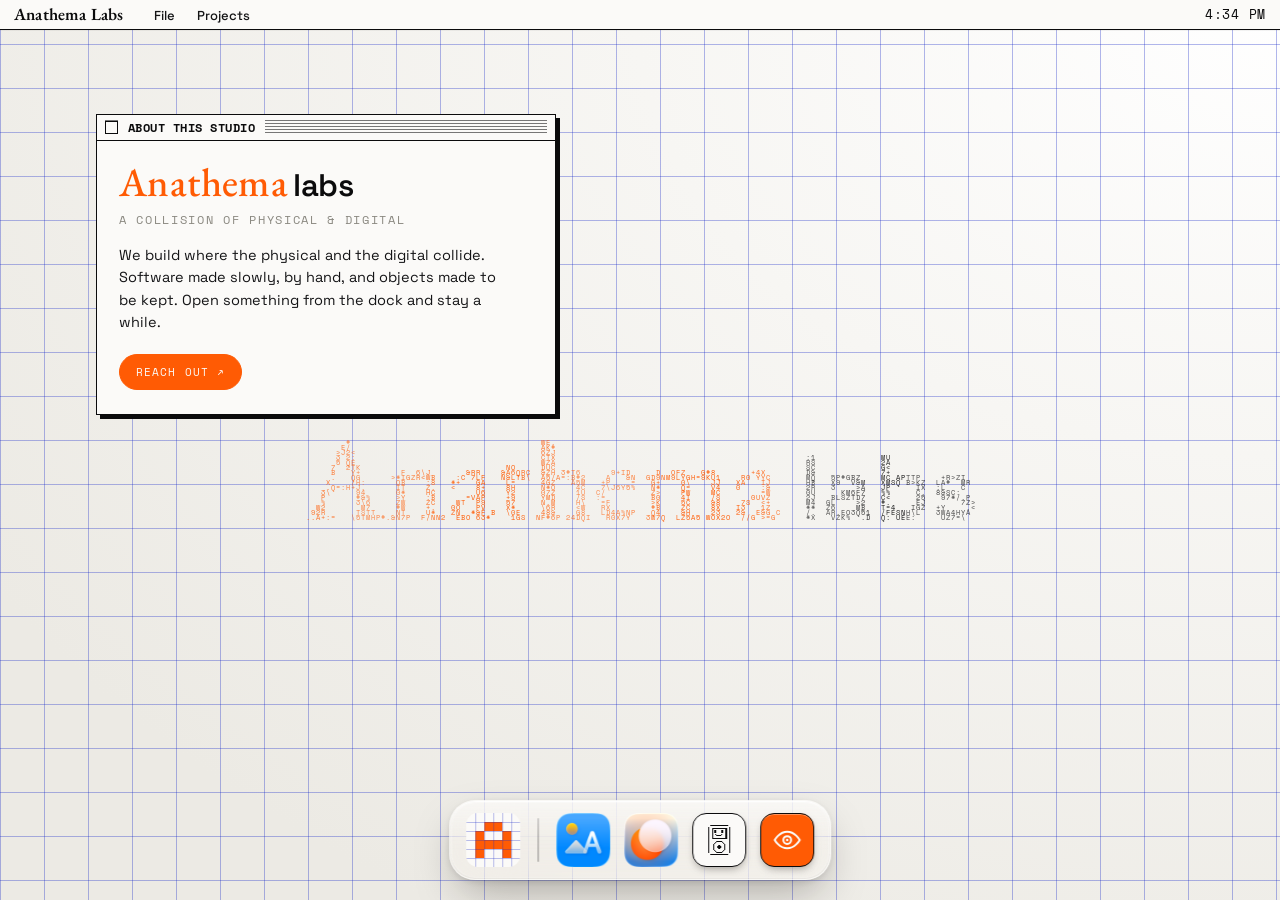
<file: index.html>
<!DOCTYPE html>
<html lang="en">
<head>
  <meta charset="UTF-8" />
  <meta name="viewport" content="width=device-width, initial-scale=1.0, viewport-fit=cover" />
  <title>Anathema Labs</title>
  <meta name="description" content="Anathema Labs. A collision of physical & digital, and an independent studio making native Mac & iOS apps, including Resors and Umbraa." />
  <link rel="canonical" href="https://anathemalabs.com/" />
  <link rel="icon" href="assets/icons/anathema.svg" type="image/svg+xml" />
  <link rel="apple-touch-icon" href="assets/icons/anathema-512.png" />
  <meta name="theme-color" content="#f7f6f3" media="(prefers-color-scheme: light)" />
  <meta name="theme-color" content="#0d0d10" media="(prefers-color-scheme: dark)" />

  <!-- Open Graph -->
  <meta property="og:type" content="website" />
  <meta property="og:site_name" content="Anathema Labs" />
  <meta property="og:title" content="Anathema Labs" />
  <meta property="og:description" content="A collision of physical & digital. An independent studio making native Mac & iOS apps, including Resors and Umbraa." />
  <meta property="og:url" content="https://anathemalabs.com/" />
  <meta property="og:image" content="https://anathemalabs.com/assets/icons/anathema-512.png" />

  <!-- Twitter -->
  <meta name="twitter:card" content="summary" />
  <meta name="twitter:title" content="Anathema Labs" />
  <meta name="twitter:description" content="A collision of physical & digital. An independent studio making native Mac & iOS apps." />
  <meta name="twitter:image" content="https://anathemalabs.com/assets/icons/anathema-512.png" />

  <!-- Fonts: EB Garamond (logo/display) + Space Grotesk (UI) + Space Mono (labels/tech)
       + Inter & Share Tech Mono (the iPod: sans content + high-tech LCD labels) -->
  <link rel="preconnect" href="https://fonts.googleapis.com" />
  <link rel="preconnect" href="https://fonts.gstatic.com" crossorigin />
  <link href="https://fonts.googleapis.com/css2?family=EB+Garamond:ital,wght@0,400;0,500;0,600;1,400&family=Inter:wght@400;500;600;700&family=Share+Tech+Mono&family=Space+Grotesk:wght@400;500;600;700&family=Space+Mono:wght@400;700&display=swap" rel="stylesheet" />

  <link rel="stylesheet" href="css/design-system.css" />
  <link rel="stylesheet" href="css/style.css" />
</head>
<body>

  <!-- ===================== DESKTOP: Classic macOS ===================== -->
  <div id="desktop" class="screen" aria-hidden="false">

    <!-- Menu bar -->
    <div class="menubar">
      <div class="menubar__left">
        <div class="menu menu--app">
          <button class="menubar__logo menu-trigger" aria-label="Anathema Labs">Anathema&nbsp;Labs</button>
        </div>
        <nav class="menubar__menus" aria-label="Menu"></nav>
      </div>
      <div class="menubar__right">
        <span class="menubar__clock" id="menuClock">--:--</span>
      </div>
    </div>

    <!-- Desktop surface: windows get injected here; dock lives at bottom -->
    <main class="desktop-surface" id="desktopSurface">
      <!-- Ambient logo effect: the wordmark draws on/off in a loop, centered -->
      <div class="logo-fx" id="logoFx" aria-hidden="true"></div>

      <!-- Primary "About" window, always present -->
      <section class="win" id="win-about" style="top: 84px; left: 96px; width: 460px;">
        <header class="win__bar" data-drag>
          <button class="win__close" aria-label="Close"></button>
          <div class="win__title">About This Studio</div>
          <div class="win__lines" aria-hidden="true"></div>
        </header>
        <div class="win__body">
          <h1 class="brand">Anathema<span class="brand__thin">labs</span></h1>
          <p class="tag">A collision of physical &amp; digital</p>
          <p class="copy">
            We build where the physical and the digital collide.
            Software made slowly, by hand, and objects made to be kept.
            Open something from the dock and stay a while.
          </p>
          <div class="win__meta">
            <a class="btn-contact" href="mailto:hello@anathemalabs.com?subject=Hello%20Anathema%20Labs">Reach&nbsp;out ↗</a>
          </div>
        </div>
      </section>
    </main>

    <!-- Dock -->
    <div class="dock" id="dock" role="navigation" aria-label="Projects dock"></div>
  </div>


  <!-- ===================== MOBILE: iOS home screen ===================== -->
  <div id="mobile" class="screen" aria-hidden="true">

    <!-- Status bar -->
    <div class="ios-status">
      <span class="ios-status__time" id="iosClock">9:41</span>
      <span class="ios-status__icons">
        <svg viewBox="0 0 18 12" class="ios-ic"><rect x="0" y="7" width="3" height="5" rx="1"/><rect x="5" y="4" width="3" height="8" rx="1"/><rect x="10" y="1" width="3" height="11" rx="1"/><rect x="15" y="0" width="3" height="12" rx="1" opacity="0.35"/></svg>
        <svg viewBox="0 0 16 12" class="ios-ic"><path d="M8 11.5 1 4.5a10 10 0 0 1 14 0z" fill="none" stroke="currentColor" stroke-width="1.3"/><circle cx="8" cy="10" r="1.1"/></svg>
        <svg viewBox="0 0 26 12" class="ios-ic"><rect x="1" y="1" width="21" height="10" rx="3" fill="none" stroke="currentColor" stroke-width="1.1"/><rect x="3" y="3" width="14" height="6" rx="1.5"/><rect x="23.5" y="4" width="1.5" height="4" rx="0.75"/></svg>
      </span>
    </div>

    <!-- Home screen: branding + app grid -->
    <div class="ios-home">
      <div class="ios-hero">
        <h1 class="brand brand--ios">Anathema<span class="brand__thin">labs</span></h1>
        <p class="tag tag--ios">A collision of physical &amp; digital</p>
      </div>
      <div class="ios-grid" id="iosGrid"></div>
    </div>

    <!-- iOS dock -->
    <div class="ios-dock" id="iosDock"></div>
  </div>


  <!-- ===================== Mobile app sheet (opens on tap) ===================== -->
  <div class="sheet" id="sheet" aria-hidden="true">
    <div class="sheet__scrim" data-sheet-close></div>
    <div class="sheet__panel" role="dialog" aria-modal="true">
      <div class="sheet__grab" data-sheet-close></div>
      <div class="sheet__content" id="sheetContent"></div>
    </div>
  </div>

  <script src="js/apps.js"></script>
  <script src="js/ipod.js"></script>
  <script src="js/visualizer.js"></script>
  <script src="js/app.js"></script>
  <script src="js/logofx.js"></script>
</body>
</html>
</file>
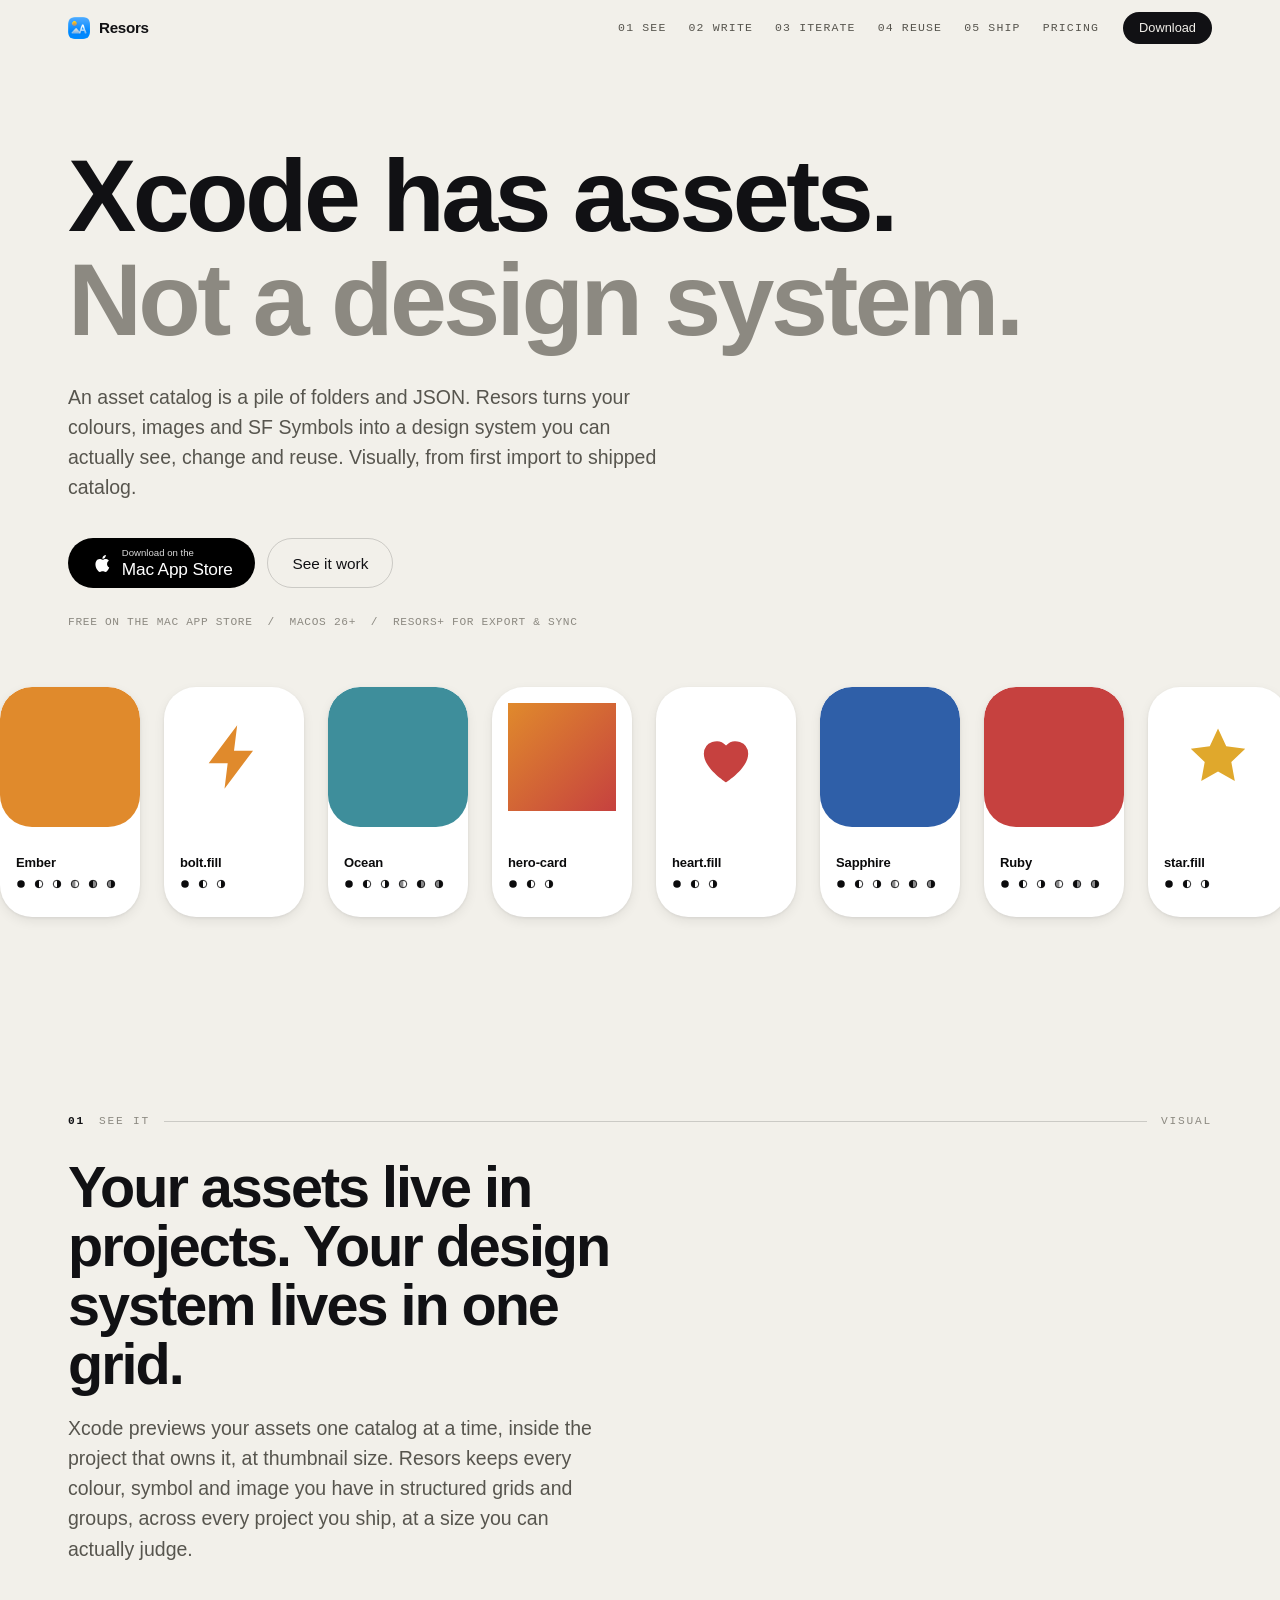
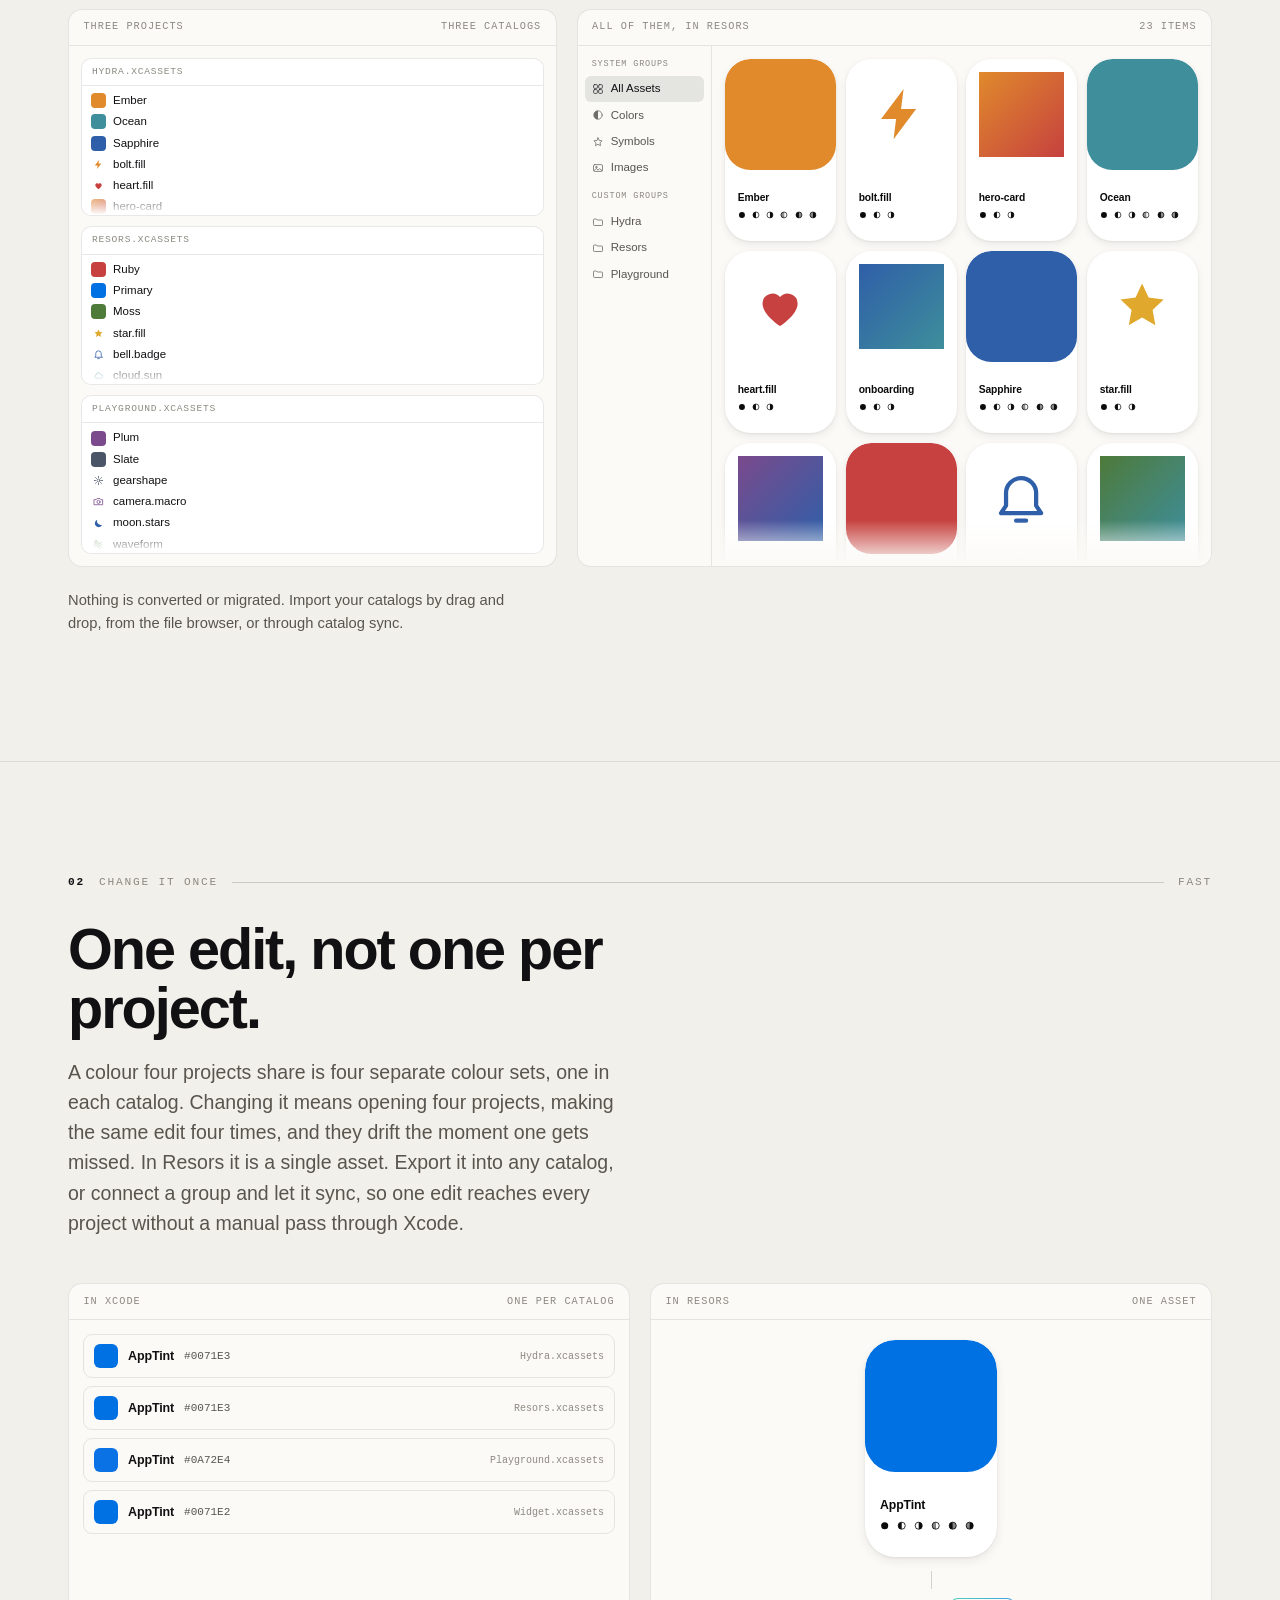
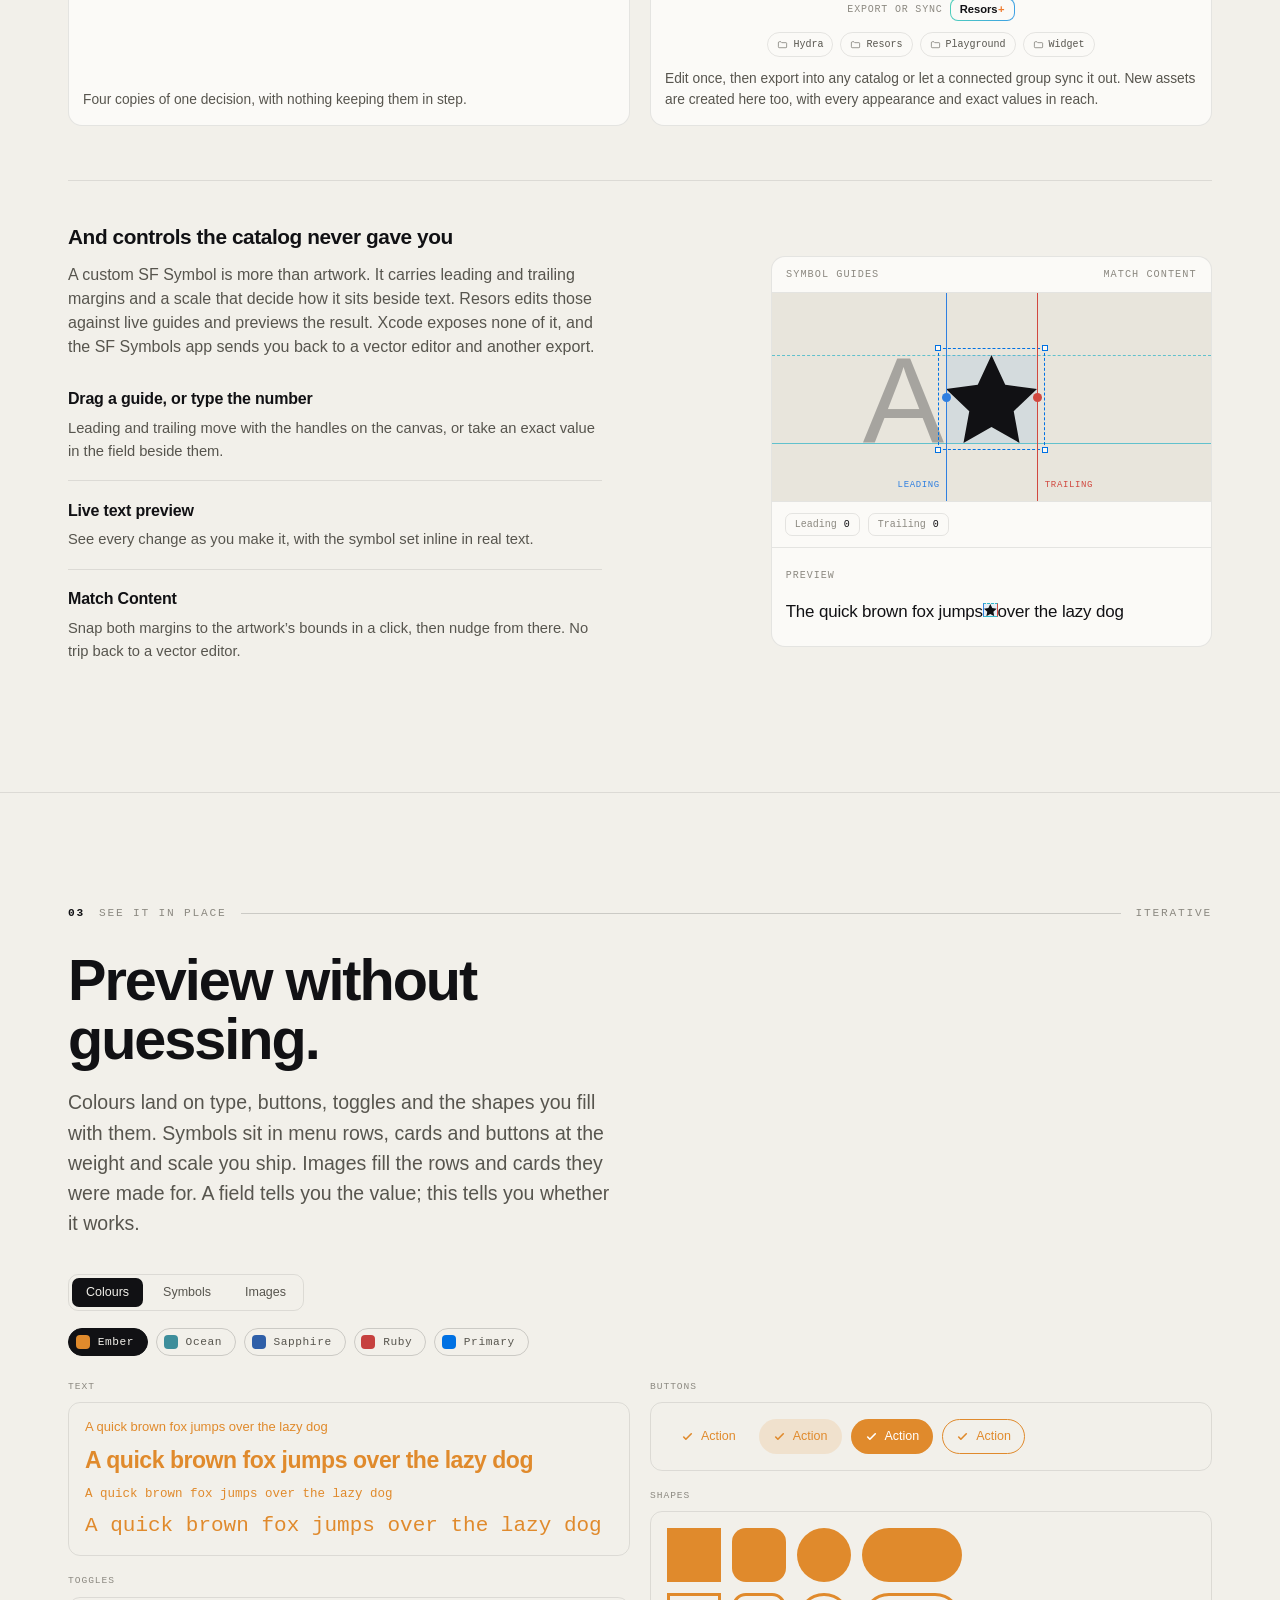
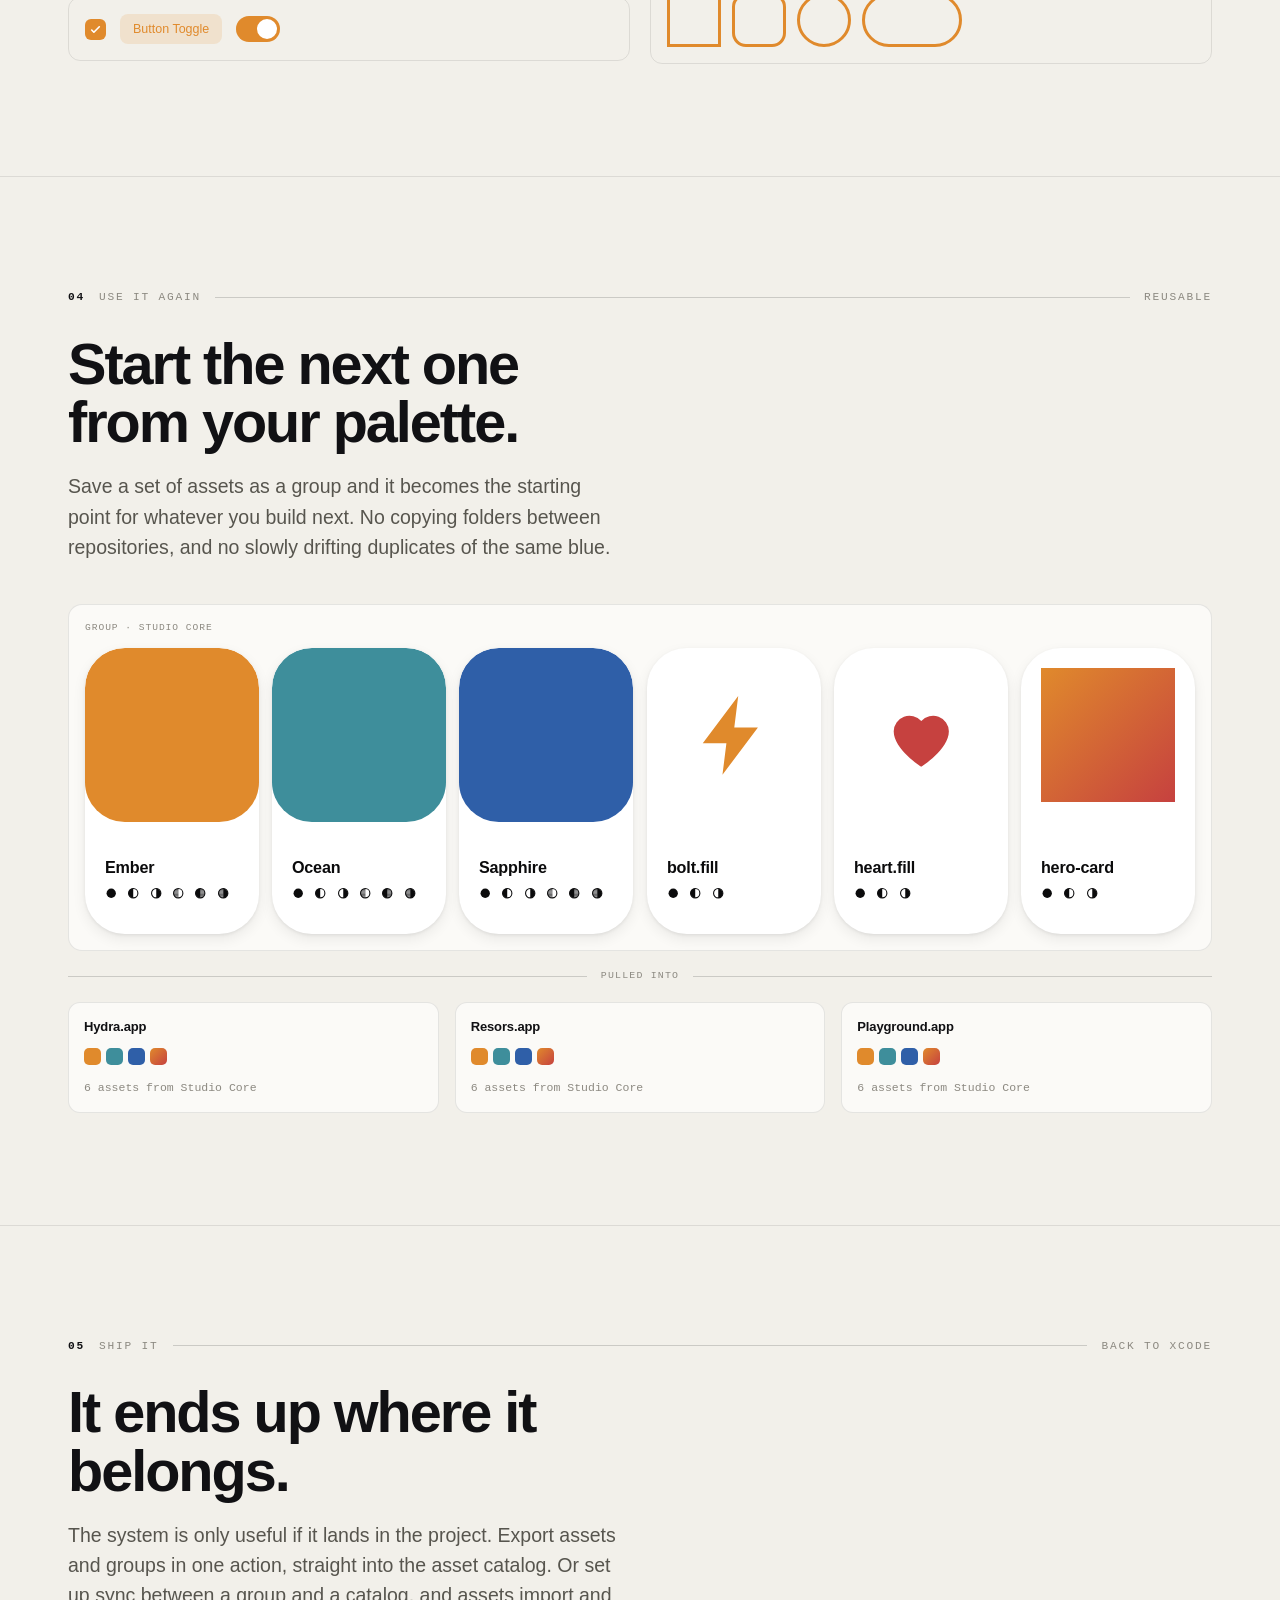
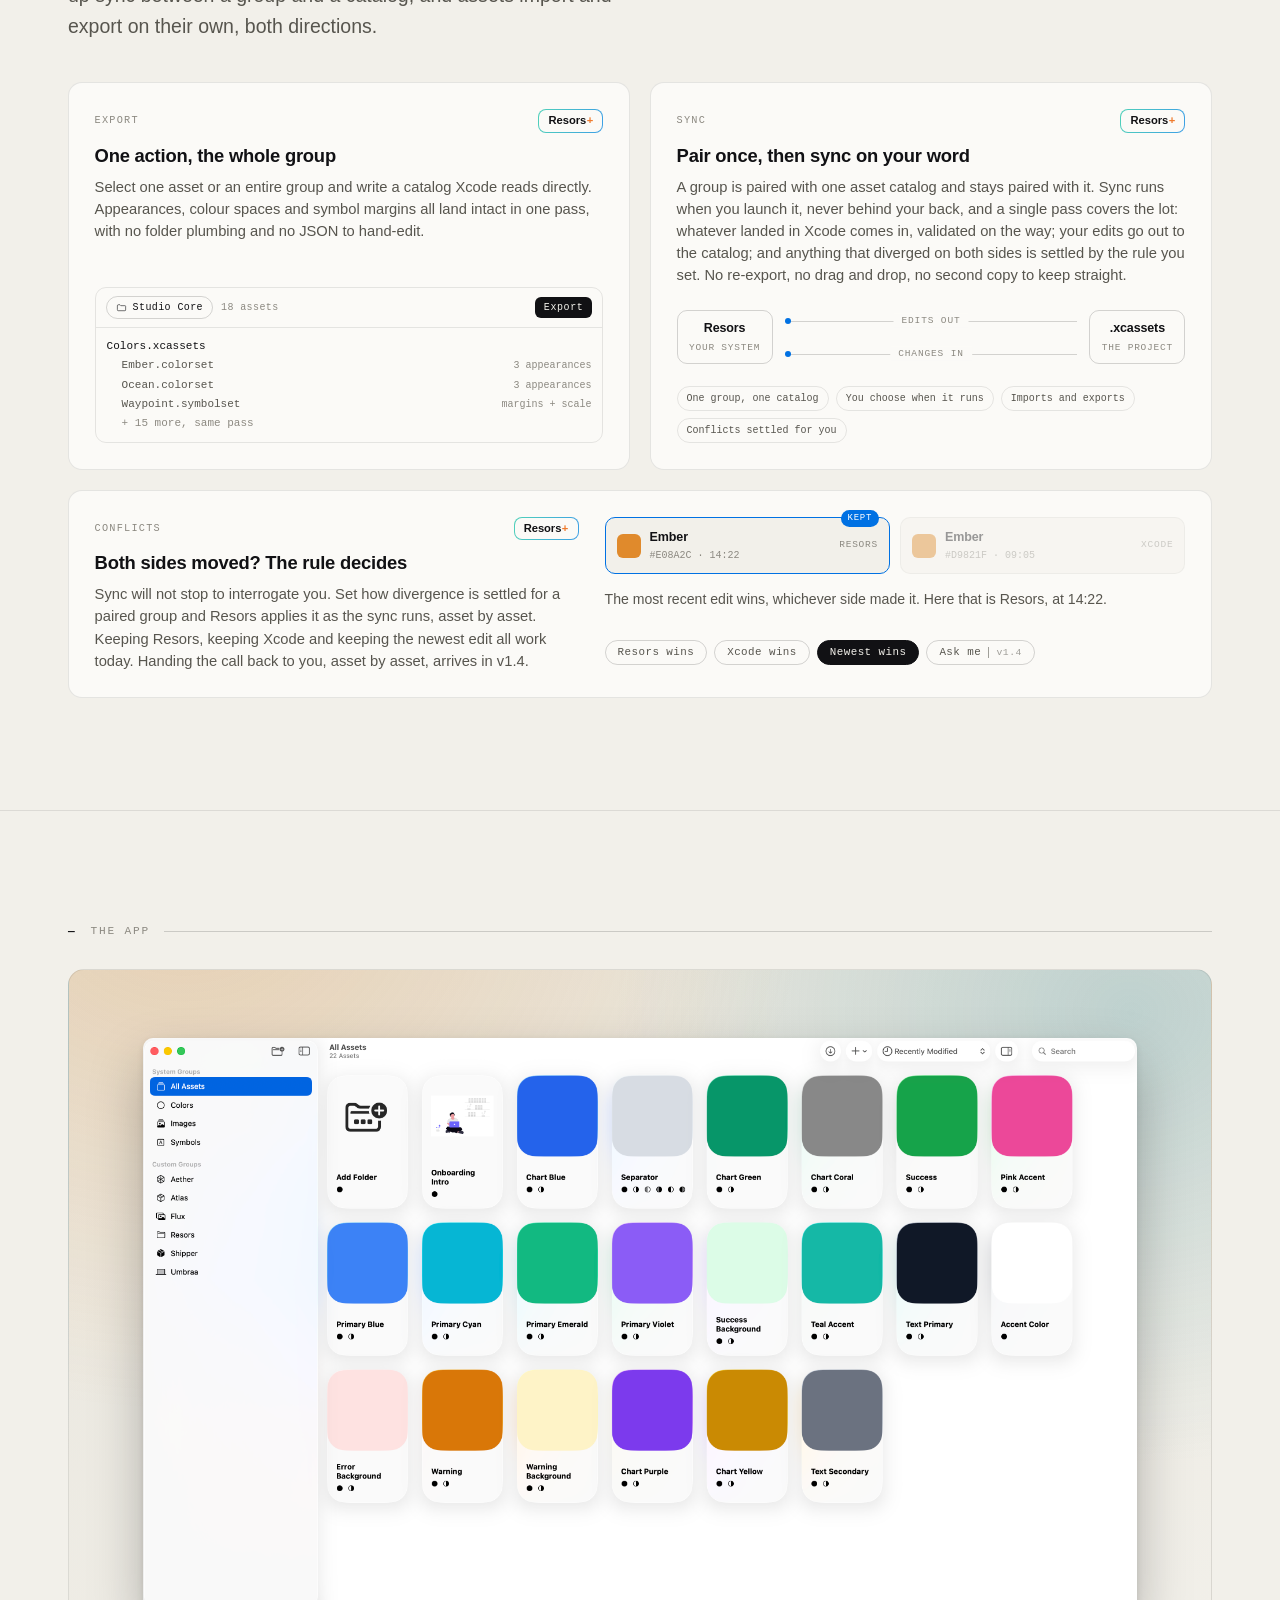
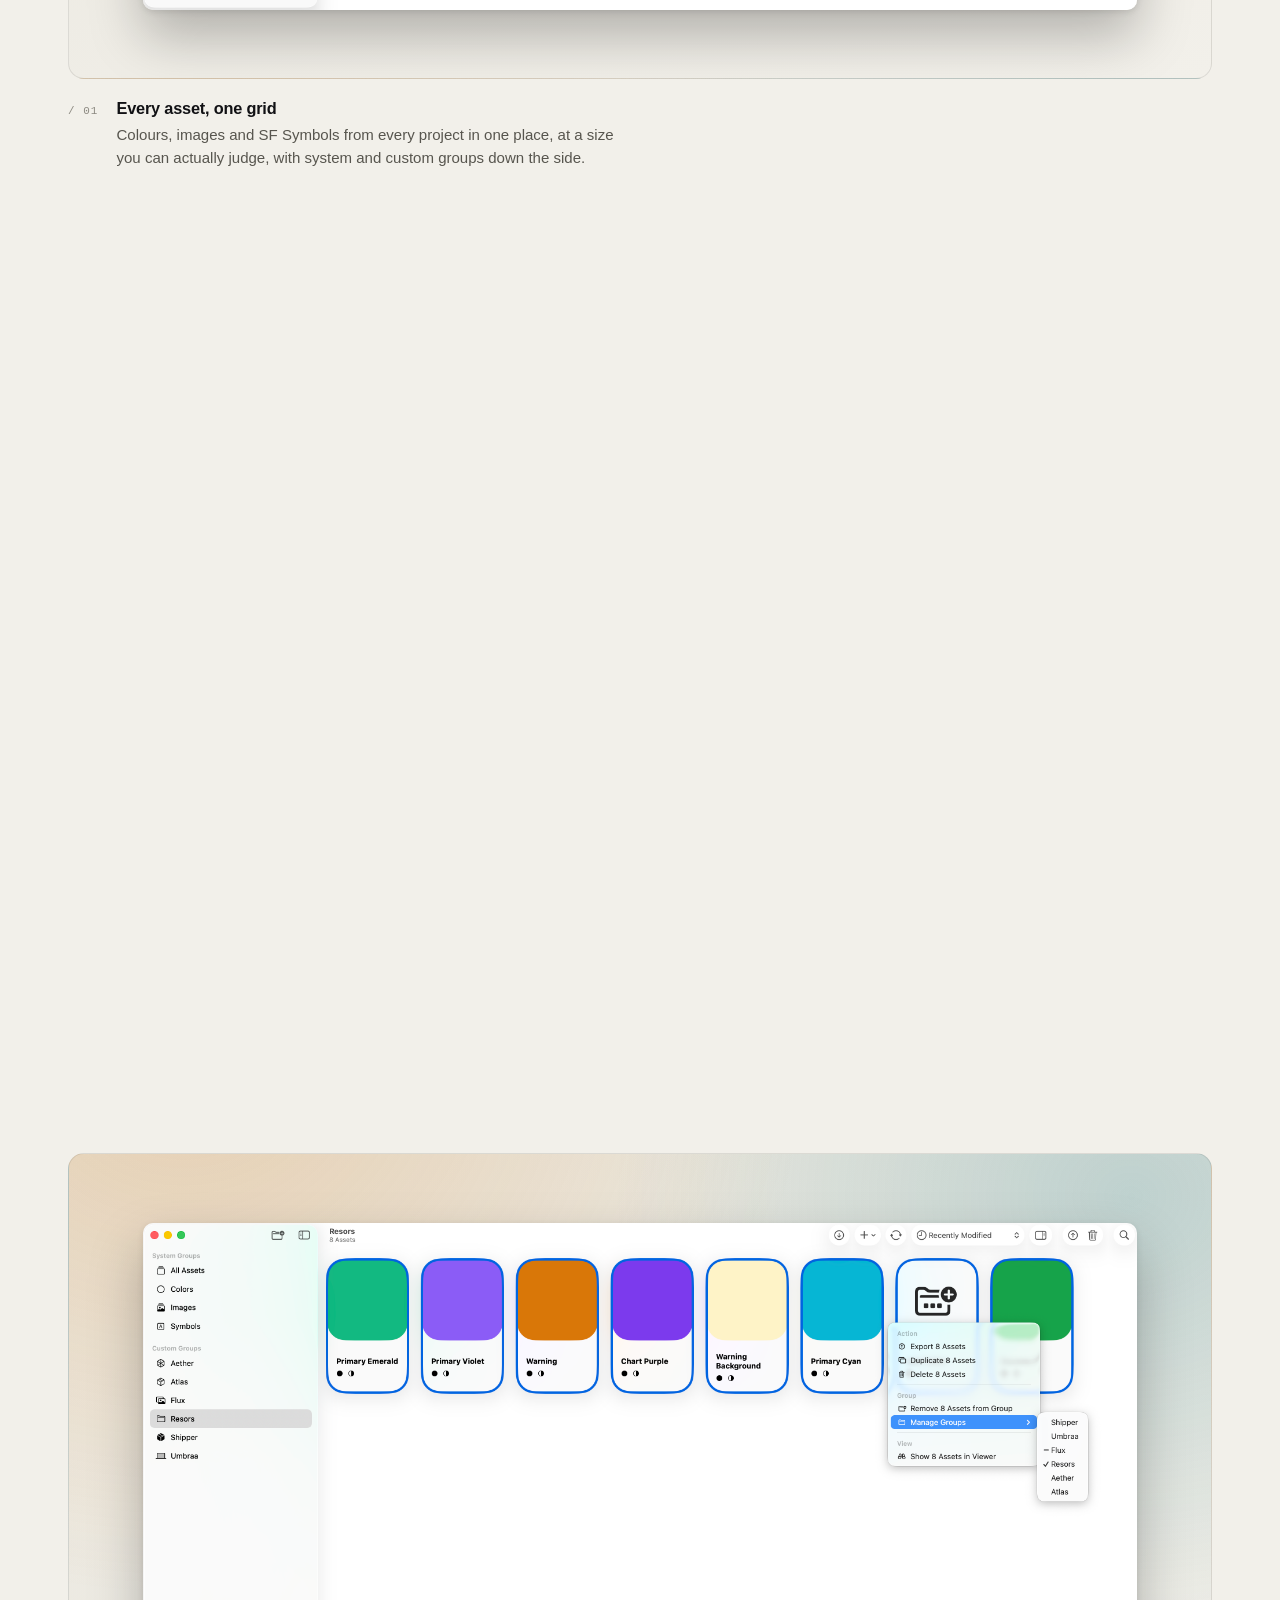
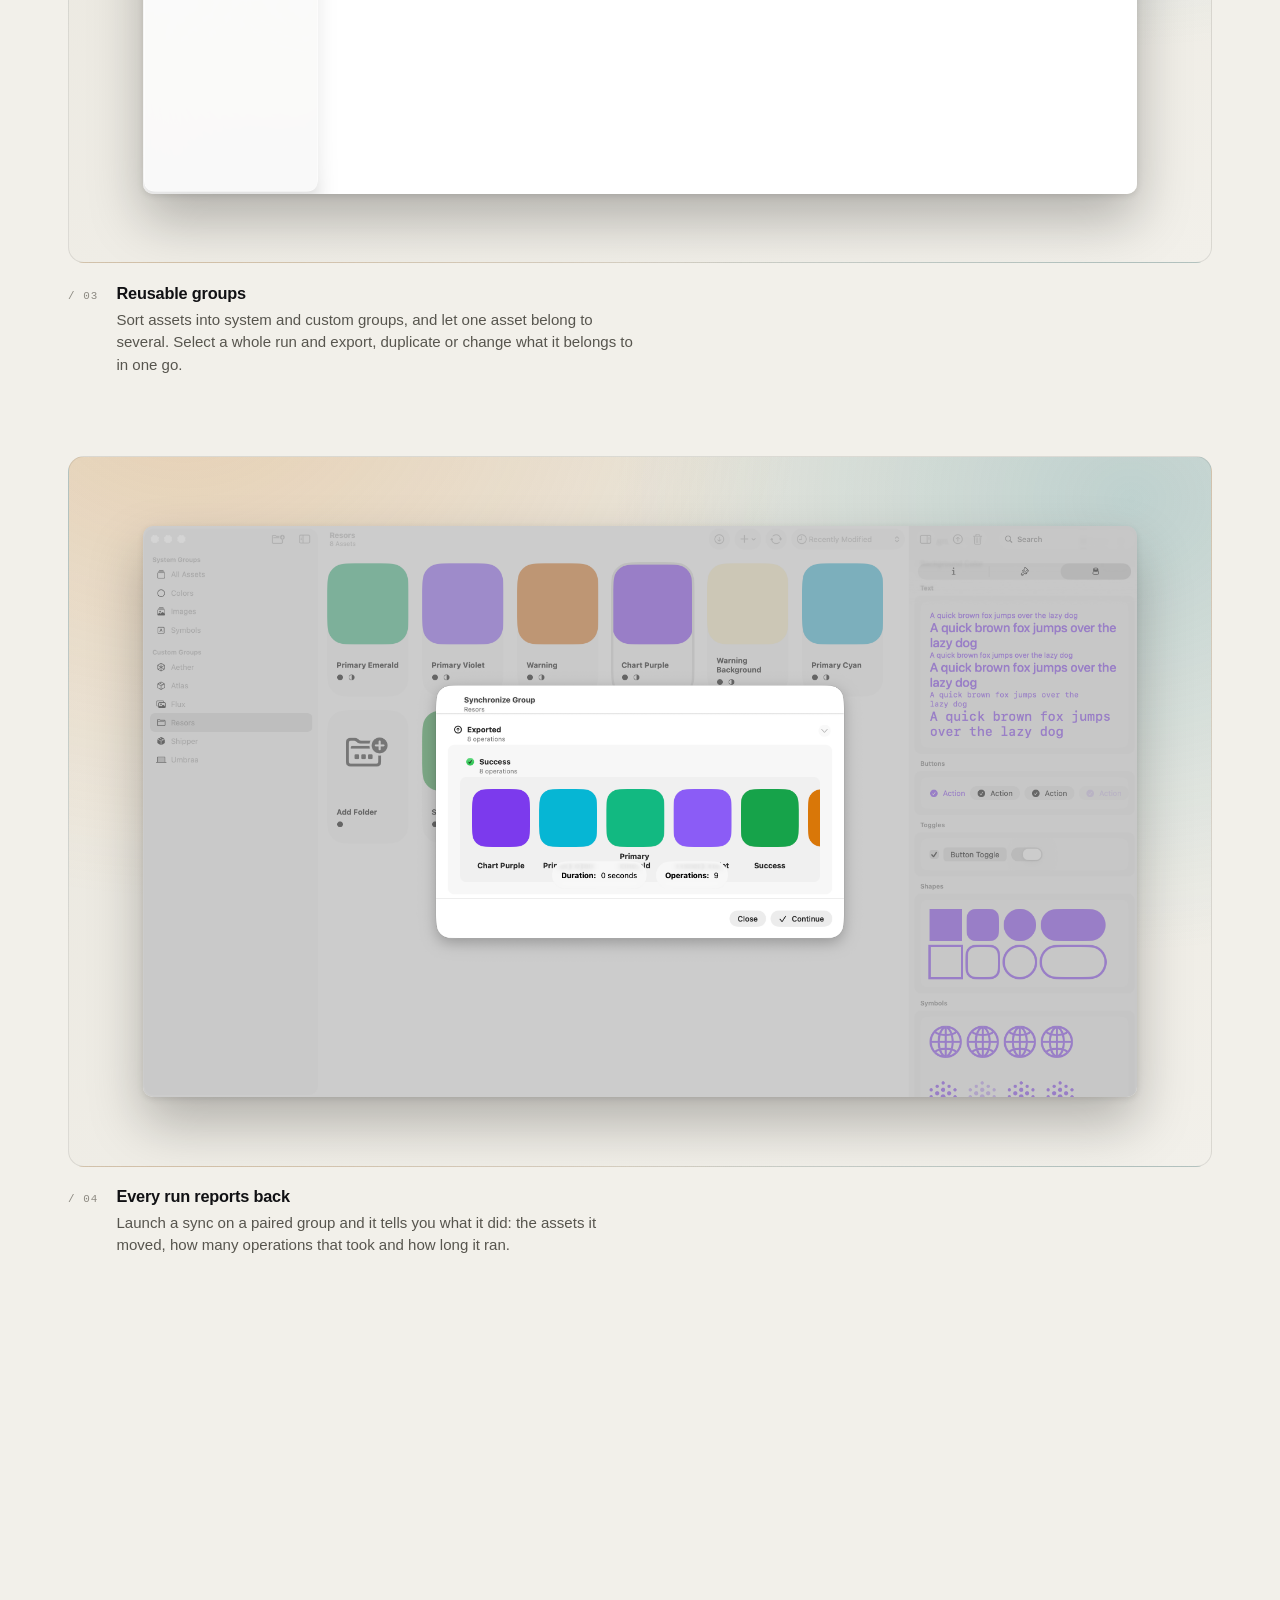
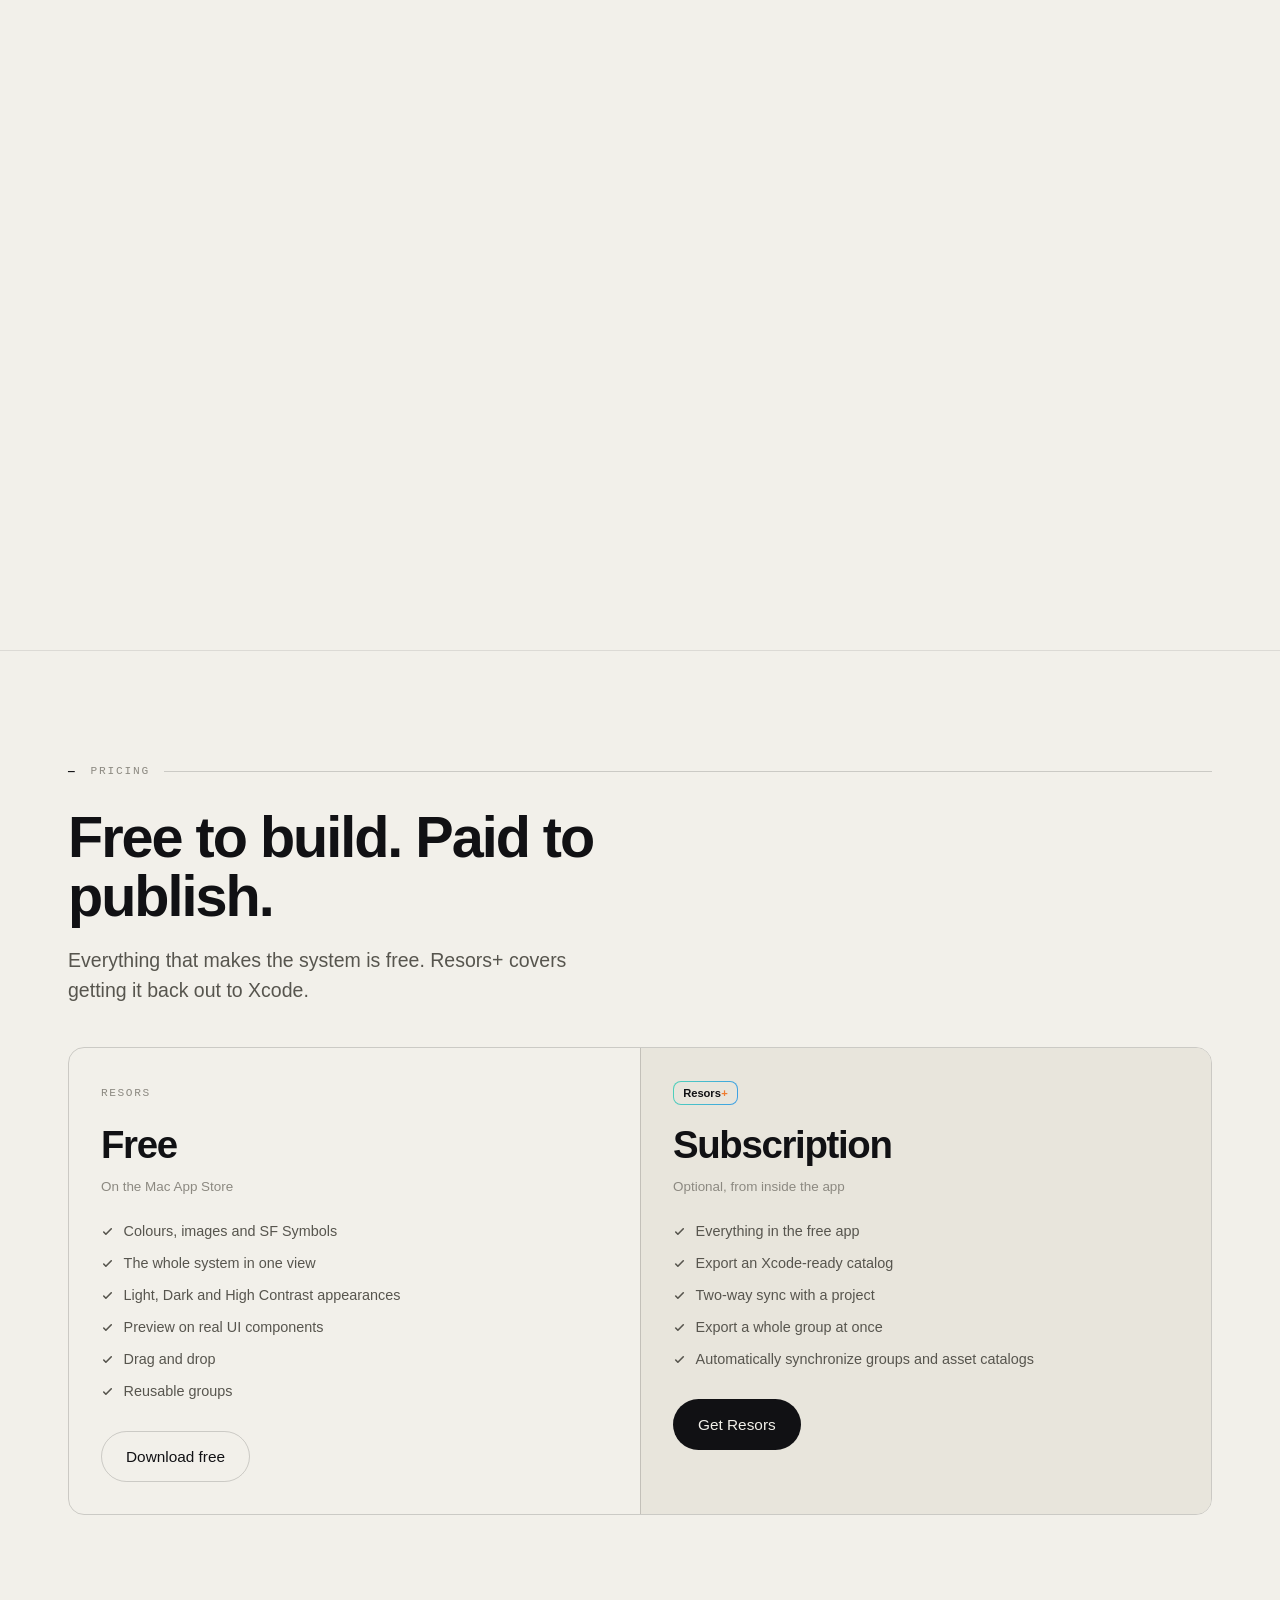
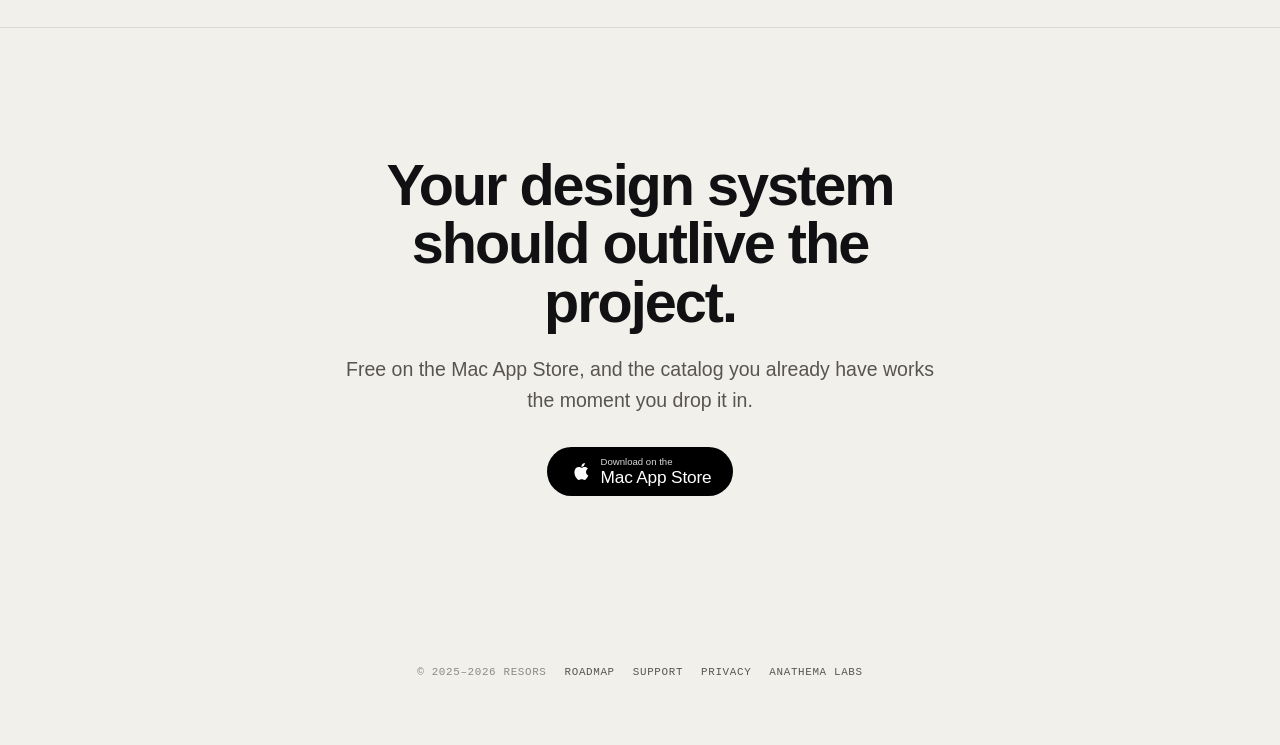
<file: resors/index.html>
<!DOCTYPE html>
<html lang="en">
<head>
  <meta charset="UTF-8" />
  <meta name="viewport" content="width=device-width, initial-scale=1.0" />
  <title>Resors: a design system for your Xcode asset catalog</title>
  <meta name="description" content="Resors turns Xcode asset management into a visual workflow. Create, import, group, and export color assets, with two-way sync to your Xcode project." />
  <link rel="canonical" href="https://anathemalabs.com/resors/" />

  <!-- Icons -->
  <link rel="icon" type="image/png" sizes="32x32" href="images/favicon-32.png" />
  <link rel="apple-touch-icon" href="images/apple-touch-icon.png" />
  <meta name="theme-color" content="#fbfbfd" media="(prefers-color-scheme: light)" />
  <meta name="theme-color" content="#000000" media="(prefers-color-scheme: dark)" />

  <!-- Open Graph -->
  <meta property="og:type" content="website" />
  <meta property="og:site_name" content="Resors" />
  <meta property="og:title" content="Resors: Xcode Design Systems Made Easy" />
  <meta property="og:description" content="A native macOS app for Xcode asset management. Create, import, group, sync, and export colors, symbols, and images." />
  <meta property="og:url" content="https://anathemalabs.com/resors/" />
  <meta property="og:image" content="https://anathemalabs.com/resors/images/og-image.jpg" />
  <meta property="og:image:width" content="1200" />
  <meta property="og:image:height" content="630" />
  <meta property="og:image:alt" content="Resors: Xcode Design Systems Made Easy" />

  <!-- Twitter -->
  <meta name="twitter:card" content="summary_large_image" />
  <meta name="twitter:title" content="Resors: Xcode Design Systems Made Easy" />
  <meta name="twitter:description" content="A native macOS app for Xcode asset management." />
  <meta name="twitter:image" content="https://anathemalabs.com/resors/images/og-image.jpg" />

  <!-- Structured data -->
  <script type="application/ld+json">
  {
    "@context": "https://schema.org",
    "@type": "SoftwareApplication",
    "name": "Resors",
    "applicationCategory": "DeveloperApplication",
    "operatingSystem": "macOS",
    "url": "https://anathemalabs.com/resors/",
    "image": "https://anathemalabs.com/resors/images/og-image.jpg",
    "description": "Resors transforms Xcode asset management into a fast, visual workflow. Create, import, group, sync, and export color, symbol, and image assets with bi-directional Xcode sync.",
    "downloadUrl": "https://apps.apple.com/app/resors/id6748361802",
    "offers": { "@type": "Offer", "url": "https://apps.apple.com/app/resors/id6748361802" }
  }
  </script>
  <style>

    :root {
      color-scheme: light dark;
      --paper:   #f2f0ea;
      --paper-2: #e8e5dc;
      --panel:   #fbfaf7;
      --ink:     #111114;
      --ink2:    #57554e;
      --ink3:    #8c8981;
      --rule:    rgba(0,0,0,0.16);
      --rule-2:  rgba(0,0,0,0.09);
      --night:   #0c0c10;
      --night-2: #15151b;
      --accent:  #0071e3;
      --plus-mark: #ef7b2e;
      --plus-a: #4fd1b9;
      --plus-b: #3d9fe6;
      --g-lead:  #2f7fe0;
      --g-trail: #d1483f;
      --g-h:     #35b6c9;
      --mono: ui-monospace, SFMono-Regular, "SF Mono", Menlo, monospace;
      --sans: -apple-system, BlinkMacSystemFont, "SF Pro Text", "Helvetica Neue", Helvetica, Arial, sans-serif;
      --maxw: 1200px;
      --shadow: 0 1px 2px rgba(0,0,0,0.05), 0 14px 36px rgba(0,0,0,0.09);
      --shadow-lg: 0 2px 8px rgba(0,0,0,0.07), 0 34px 80px rgba(0,0,0,0.17);
    }
    @media (prefers-color-scheme: dark) {
      :root {
        --paper:   #0c0c10;
        --paper-2: #141419;
        --panel:   #16161c;
        --ink:     #f4f3f0;
        --ink2:    #a5a29b;
        --ink3:    #7c7a74;
        --rule:    rgba(255,255,255,0.18);
        --rule-2:  rgba(255,255,255,0.10);
        --accent:  #2997ff;
        --plus-mark: #ff8a3f;
        --plus-a: #56dcc2;
        --plus-b: #4aa9ef;
        --g-lead:  #4a9bf0;
        --g-trail: #ff6f61;
        --g-h:     #3fc9dc;
        --shadow: 0 1px 2px rgba(0,0,0,0.6), 0 14px 36px rgba(0,0,0,0.6);
        --shadow-lg: 0 2px 8px rgba(0,0,0,0.6), 0 34px 80px rgba(0,0,0,0.7);
      }
    }

    * { box-sizing: border-box; }
    html { scroll-behavior: smooth; }
    @media (prefers-reduced-motion: reduce) { html { scroll-behavior: auto; } }
    body {
      margin: 0; background: var(--paper); color: var(--ink);
      font-family: var(--sans); line-height: 1.5;
      -webkit-font-smoothing: antialiased; overflow-x: hidden;
    }
    .wrap { max-width: var(--maxw); margin: 0 auto; padding: 0 28px; }
    @media (max-width: 600px) { .wrap { padding: 0 20px; } }

    /* ---------- type ---------- */
    h1, h2, h3 { margin: 0; font-weight: 700; letter-spacing: -0.035em; line-height: 1.02; }
    h1 { font-size: clamp(2.9rem, 8.2vw, 6.4rem); }
    h2 { font-size: clamp(2.1rem, 5.2vw, 3.6rem); }
    h3 { font-size: 1.02rem; font-weight: 600; letter-spacing: -0.012em; line-height: 1.3; }
    .lede { font-size: clamp(1.02rem, 1.7vw, 1.22rem); color: var(--ink2); line-height: 1.55; max-width: 56ch; }
    code { font-family: var(--mono); font-size: 0.88em; }

    /* ---------- stage headers (spec-sheet rules) ---------- */
    .stage-head {
      display: flex; align-items: center; gap: 14px;
      font-family: var(--mono); font-size: 0.7rem; letter-spacing: 0.16em;
      text-transform: uppercase; color: var(--ink3); margin-bottom: 1.8rem;
    }
    .stage-head .num { color: var(--ink); font-weight: 600; }
    .stage-head .line { flex: 1; height: 1px; background: var(--rule); }
    section.stage { padding: 7rem 0; border-top: 1px solid var(--rule-2); }
    section.stage:first-of-type { border-top: 0; }
    .stage-copy { max-width: 62ch; }
    .stage-copy .lede { margin: 1.2rem 0 0; }

    /* ---------- nav ---------- */
    /* The bar has no edge: two stacked backdrop layers, each masked with a
       gradient, so the blur and the paper tint both fall off to nothing below
       the links instead of ending on a line. Fallback is a plain tint. */
    .nav { position: sticky; top: 0; z-index: 60;
           background: color-mix(in srgb, var(--paper) 94%, transparent); }
    @supports ((backdrop-filter: blur(1px)) or (-webkit-backdrop-filter: blur(1px))) {
      .nav { background: transparent; }
      .nav::before, .nav::after {
        content: ""; position: absolute; left: 0; right: 0; top: 0; bottom: -34px;
        pointer-events: none; z-index: -1;
        opacity: 0; transition: opacity 0.3s ease;
      }
      /* tighter, stronger blur nearest the top */
      .nav::before {
        backdrop-filter: blur(18px); -webkit-backdrop-filter: blur(18px);
        -webkit-mask-image: linear-gradient(to bottom, #000 0%, #000 55%, transparent 88%);
        mask-image: linear-gradient(to bottom, #000 0%, #000 55%, transparent 88%);
      }
      /* softer blur plus the paper wash, carried further down and faded out */
      .nav::after {
        backdrop-filter: blur(6px); -webkit-backdrop-filter: blur(6px);
        background: linear-gradient(to bottom,
          color-mix(in srgb, var(--paper) 96%, transparent) 0%,
          color-mix(in srgb, var(--paper) 90%, transparent) 62%,
          transparent 100%);
        -webkit-mask-image: linear-gradient(to bottom, #000 0%, #000 62%, transparent 100%);
        mask-image: linear-gradient(to bottom, #000 0%, #000 62%, transparent 100%);
      }
      .nav.stuck::before, .nav.stuck::after { opacity: 1; }
    }
    @media (prefers-reduced-motion: reduce) {
      .nav::before, .nav::after { transition: none; }
    }
    .nav-in { max-width: var(--maxw); margin: 0 auto; padding: 0 28px; height: 56px; display: flex; align-items: center; gap: 24px; }
    .nav-brand { display: flex; align-items: center; gap: 9px; color: var(--ink); text-decoration: none;
                 font-weight: 600; font-size: 0.95rem; letter-spacing: -0.02em; margin-right: auto; }
    .nav-brand img { width: 22px; height: 22px; border-radius: 6px; }
    .nav-links { display: flex; gap: 22px; align-items: center; }
    .nav-links a { font-family: var(--mono); font-size: 0.72rem; letter-spacing: 0.1em; text-transform: uppercase;
                   color: var(--ink2); text-decoration: none; }
    .nav-links a:hover { color: var(--ink); }
    @media (max-width: 820px) { .nav-links { display: none; } }
    .nav-cta { font-size: 0.8rem; font-weight: 500; padding: 0.42rem 1rem; border-radius: 980px;
               background: var(--ink); color: var(--paper); text-decoration: none; }

    /* ---------- buttons ---------- */
    a.button { display: inline-flex; align-items: center; gap: 0.5rem; text-decoration: none;
      font-family: inherit; font-weight: 500; font-size: 0.96rem; padding: 0.8rem 1.5rem;
      border-radius: 980px; border: 1px solid transparent; background: var(--ink); color: var(--paper);
      transition: opacity 0.18s ease; }
    a.button:hover { opacity: 0.85; }
    a.button.ghost { background: transparent; color: var(--ink); border-color: var(--rule); }
    a.button.ghost:hover { background: var(--paper-2); opacity: 1; }
    a.button.appstore { background: #000; color: #fff; padding: 0.55rem 1.3rem; }
    @media (prefers-color-scheme: dark) { a.button.appstore { background: #fff; color: #000; } }
    a.button.appstore .apple { width: 24px; height: 24px; flex-shrink: 0; }
    .as-txt { display: flex; flex-direction: column; line-height: 1; text-align: left; }
    .as-txt small { font-size: 0.6rem; opacity: 0.85; }
    .as-txt b { font-size: 1.08rem; font-weight: 500; margin-top: 3px; letter-spacing: -0.01em; }
    .cta-row { display: flex; gap: 0.8rem; flex-wrap: wrap; align-items: center; }

    /* ---------- hero ---------- */
    .hero { padding: 5.5rem 0 3.5rem; }
    .hero h1 .dim { color: var(--ink3); }
    .hero .lede { margin: 1.8rem 0 2.2rem; }
    .hero-meta { font-family: var(--mono); font-size: 0.7rem; letter-spacing: 0.06em; color: var(--ink3); margin: 1.6rem 0 0; }

    /* ---------- asset card, 1:1 with AssetGridItem.swift ----------
       AssetGridLayout: width 140, height 230. Card clipped to cornerRadius 32.
       ColorAssetGridItem: swatch 140x140 (aspectRatio 1, frame height 140),
       clipped to cornerRadius 32, full-bleed; Spacer; a 72pt title block with
       .padding(.horizontal) = 16 and VStack spacing 8; Spacer.
       Every length below is that value as a percent of the 140pt width. */
    .asset { container-type: inline-size; }
    .asset-card {
      --card-bg: #ffffff;
      --card-ink: #0b0b0c;
      aspect-ratio: 140 / 230;
      border-radius: 22.857cqw;              /* 32 / 140 */
      text-align: left;                      /* the name is leading-aligned, whatever contains it */
      background: var(--card-bg);
      box-shadow: 0 0.7cqw 2cqw rgba(0,0,0,0.07), 0 3cqw 8cqw rgba(0,0,0,0.07);
      display: flex; flex-direction: column; overflow: hidden;
    }
    @media (prefers-color-scheme: dark) {
      .asset-card { --card-bg: #1e1e22; --card-ink: #f5f5f7;
                    box-shadow: 0 0.7cqw 2cqw rgba(0,0,0,0.5), 0 3cqw 8cqw rgba(0,0,0,0.45); }
    }

    /* colour swatch: full width, square, same 32pt radius as the card */
    .asset-sw {
      width: 100%; height: 100cqw; flex: none;
      border-radius: 22.857cqw;
      background: var(--l);
    }
    @media (prefers-color-scheme: dark) { .asset-sw { background: var(--d, var(--l)); } }

    /* symbol and image previews sit straight on the card, no fill behind them */
    .asset-art { height: 100cqw; flex: none; display: grid; place-items: center; }
    .asset-art--sym { padding: 22.857cqw; }        /* .padding(32) */
    .asset-art--img { padding: 11.429cqw; }        /* .padding()   */
    .asset-art svg { width: 100%; height: 100%; display: block; }
    .asset-art .art { display: block; width: 100%; aspect-ratio: 1; }

    /* the 72pt title block, vertically centred between the two Spacers */
    .asset-body {
      height: 51.429cqw;                     /* 72 / 140 */
      margin-top: 6.429cqw;                  /* Spacer: (230 - 140 - 72) / 2 */
      padding: 0 11.429cqw;                  /* .padding(.horizontal) = 16 */
      display: flex; flex-direction: column; justify-content: center;
      gap: 5.714cqw;                         /* VStack spacing 8 */
    }
    .asset-name {
      font-weight: 700;                      /* .fontWeight(.bold) */
      font-size: 9.286cqw;                   /* .body = 13pt */
      line-height: 1.25; letter-spacing: -0.01em;
      color: var(--card-ink);
      display: -webkit-box; -webkit-box-orient: vertical;
      -webkit-line-clamp: 2; overflow: hidden;   /* .lineLimit(2) */
    }
    .asset-appear { display: flex; gap: 5.714cqw; color: var(--card-ink);
                    flex-wrap: nowrap; }
    .asset-appear svg { width: 7.143cqw; height: 7.143cqw; display: block; }

    /* ---------- the system board ---------- */
    /* Infinite marquee. The track holds two identical sets and each set carries
       its own trailing gap, so one set is exactly half the track and a -50%
       translate lands on a pixel-identical frame with no visible seam. */
    /* overflow:hidden clips the marquee horizontally, so the box needs room
       underneath the cards or their drop shadow gets sliced off flat. */
    .strip { width: 100vw; margin-left: calc(50% - 50vw); overflow: hidden; padding: 3.5rem 0 1.75rem; }
    .strip-track { display: flex; width: max-content; animation: marquee 55s linear infinite; }
    .strip:hover .strip-track { animation-play-state: paused; }
    .strip-set { display: flex; gap: 24px; padding-right: 24px; }
    .strip-set .asset { width: 140px; }
    @keyframes marquee {
      from { transform: translate3d(0, 0, 0); }
      to { transform: translate3d(-50%, 0, 0); }
    }
    @media (prefers-reduced-motion: reduce) { .strip-track { animation: none; } }

    /* ---------- the catalog, both ways ---------- */
    .compare { display: grid; grid-template-columns: 1fr 1.3fr; gap: 20px; align-items: stretch; margin-top: 2.8rem; }
    @media (max-width: 940px) { .compare { grid-template-columns: 1fr; } }
    .pane { border: 1px solid var(--rule-2); border-radius: 14px; background: var(--panel);
            overflow: hidden; display: flex; flex-direction: column; }
    .pane-hd { display: flex; justify-content: space-between; gap: 12px; padding: 0.62rem 0.9rem;
               border-bottom: 1px solid var(--rule-2); font-family: var(--mono); font-size: 0.64rem;
               letter-spacing: 0.1em; text-transform: uppercase; color: var(--ink3); }
    .silos { flex: 1 1 0; min-height: 520px; display: flex; flex-direction: column;
             gap: 10px; padding: 12px; }
    .silo { --xc-bg: #ffffff;
            flex: 1; border: 1px solid var(--rule-2); border-radius: 10px; overflow: hidden;
            display: flex; flex-direction: column; background: var(--xc-bg); }
    @media (prefers-color-scheme: dark) { .silo { --xc-bg: #1c1c1e; } }
    .silo-hd { padding: 6px 10px; border-bottom: 1px solid var(--rule-2);
               font-family: var(--mono); font-size: 0.6rem; letter-spacing: 0.08em;
               text-transform: uppercase; color: var(--ink3); }
    /* an Xcode asset-catalog list: preview, name, one selected row */
    .xc-list { flex: 1; position: relative; overflow: hidden; padding: 4px 0; }
    .xc-list::after { content: ""; position: absolute; left: 0; right: 0; bottom: 0; height: 26px;
                      background: linear-gradient(to bottom, transparent, var(--xc-bg)); pointer-events: none; }
    .xc-row { display: flex; align-items: center; gap: 7px; padding: 2px 9px;
              font-size: 11.5px; line-height: 1.5; color: var(--ink); white-space: nowrap; }
    .xc-sw { width: 15px; height: 15px; border-radius: 4px; flex: none; }
    .xc-sw--sym { display: grid; place-items: center; }
    .xc-sw--sym svg { width: 11px; height: 11px; }
    /* the Resors pane: grouped runs of the real card */
    .rs-main { flex: 1 1 0; display: flex; min-height: 0; }
    .rs-side { width: 134px; flex: none; border-right: 1px solid var(--rule-2);
               padding: 10px 7px; display: flex; flex-direction: column; gap: 1px; overflow: hidden; }
    .rs-sec { font-family: var(--mono); font-size: 0.53rem; letter-spacing: 0.1em;
              text-transform: uppercase; color: var(--ink3); margin: 9px 7px 5px; }
    .rs-sec:first-child { margin-top: 2px; }
    .rs-item { display: flex; align-items: center; gap: 7px; width: 100%; text-align: left;
               padding: 4px 7px; border: 0; border-radius: 6px; background: none; cursor: pointer;
               font-family: inherit; font-size: 11.5px; line-height: 1.5; color: var(--ink2);
               transition: background 0.18s ease, color 0.18s ease; }
    .rs-item svg { width: 12px; height: 12px; flex: none; opacity: 0.85; }
    .rs-item:hover { color: var(--ink); }
    .rs-item[aria-selected="true"] { background: var(--rule-2); color: var(--ink); font-weight: 500; }
    .rs-body { flex: 1 1 0; position: relative; overflow: hidden; padding: 13px 13px 0; }
    .rs-body::after { content: ""; position: absolute; left: 0; right: 0; bottom: 0; height: 46px;
                      background: linear-gradient(to bottom, transparent, var(--panel)); pointer-events: none; }
    .rs-grid { display: grid; grid-template-columns: repeat(auto-fill, minmax(96px, 1fr)); gap: 10px; }
    /* filtering: leavers fade first, then the survivors are FLIPped into place */
    .rs-grid .asset.is-out { display: none; }
    .rs-grid .asset.is-fading { opacity: 0; transform: scale(0.93);
                                transition: opacity 0.17s ease, transform 0.17s ease; }

    /* ---------- preview panel: the asset on real controls ---------- */
    .pv { margin-top: 2.2rem; }
    /* each set resolves its own accent, since the rails write --pv-l/--pv-d
       onto the set rather than onto .pv */
    .pv-set { --pv: var(--pv-l, #E08A2C); }
    @media (prefers-color-scheme: dark) { .pv-set { --pv: var(--pv-d, var(--pv-l, #E08A2C)); } }

    .pv-types { display: flex; gap: 6px; margin: 0 0 1.1rem;
                border: 1px solid var(--rule-2); border-radius: 10px; padding: 3px; width: fit-content; }
    .pv-types button { border: 0; background: none; cursor: pointer; font: inherit;
                       font-size: 12.5px; padding: 5px 14px; border-radius: 7px;
                       color: var(--ink2); transition: background 0.18s ease, color 0.18s ease; }
    .pv-types button[aria-selected="true"] { background: var(--ink); color: var(--paper); }
    .pv-set[hidden] { display: none; }

    /* symbol and image previews sit in rows and cards, as the app shows them */
    .pv-ctx { display: flex; flex-direction: column; gap: 10px; }
    .ctx-bar, .ctx-row, .ctx-card { background: var(--panel); border: 1px solid var(--rule-2);
                                    border-radius: 10px; }
    .ctx-bar { display: flex; align-items: center; justify-content: space-between;
               padding: 9px 13px; font-size: 12.5px; font-weight: 600; }
    .ctx-row { display: flex; align-items: center; gap: 11px; padding: 11px 13px; }
    .ctx-row b, .ctx-card b { display: block; font-size: 12.5px; font-weight: 600; }
    .ctx-row em, .ctx-card em { display: block; font-style: normal; font-size: 11.5px; color: var(--ink3); }
    .chev { margin-left: auto; color: var(--ink3); font-size: 16px; line-height: 1; }
    .ctx-card { padding: 14px 13px; display: flex; gap: 13px; align-items: center; }
    .ctx-card--img { display: block; }
    .g { display: block; flex: none; color: var(--pv); }
    /* on a filled button the glyph is knocked out, not tinted */
    .pv-btn--fill .g { color: #fff; }
    .g svg { width: 18px; height: 18px; display: block; }
    .g--lg svg { width: 32px; height: 32px; }
    .pv-btn--icon { padding: 7px 10px; }
    .pv-sizes { display: flex; align-items: flex-end; gap: 18px; }
    .g--s svg { width: 15px; height: 15px; }
    .g--m svg { width: 22px; height: 22px; }
    .g--l svg { width: 32px; height: 32px; }
    .g--xl svg { width: 46px; height: 46px; }

    .img-lg { display: block; width: 100%; aspect-ratio: 16 / 10; border-radius: 8px; }
    .img-md { display: block; width: 100%; aspect-ratio: 16 / 7; border-radius: 8px; margin-bottom: 11px; }
    .img-th { display: block; width: 42px; height: 42px; border-radius: 7px; flex: none; }

    .pv-panel { display: grid; grid-template-columns: 1fr 1fr; gap: 20px; align-items: start; }
    @media (max-width: 820px) { .pv-panel { grid-template-columns: 1fr; } }
    .pv-col { display: flex; flex-direction: column; }
    .pv-sec { display: block; font-family: var(--mono); font-size: 0.6rem; letter-spacing: 0.1em;
              text-transform: uppercase; color: var(--ink3); margin: 0 0 8px; }
    .pv-sec:not(:first-child) { margin-top: 18px; }
    .pv-box { background: var(--bg-alt); border: 1px solid var(--rule-2);
              border-radius: 12px; padding: 16px; }

    /* type at the sizes and faces a UI actually uses */
    .pv-text p { margin: 0 0 10px; color: var(--pv); line-height: 1.3; }
    .pv-text p:last-child { margin-bottom: 0; }
    .pv-text .s1 { font-size: 13px; font-weight: 400; }
    .pv-text .s2 { font-size: 23px; font-weight: 700; letter-spacing: -0.02em; }
    .pv-text .s5 { font-family: var(--mono); font-size: 12.5px; }
    .pv-text .s6 { font-family: var(--mono); font-size: 21px; }

    .pv-btns { display: flex; flex-wrap: wrap; gap: 9px; align-items: center; }
    .pv-btn { display: inline-flex; align-items: center; gap: 7px; font-size: 12.5px;
              font-weight: 500; padding: 7px 13px; border-radius: 999px;
              border: 1.5px solid transparent; }
    .pv-btn svg { width: 13px; height: 13px; flex: none; }
    .pv-btn--plain { color: var(--pv); }
    .pv-btn--tint { background: color-mix(in srgb, var(--pv) 15%, transparent); color: var(--pv); }
    .pv-btn--fill { background: var(--pv); color: #fff; }
    .pv-btn--out { border-color: var(--pv); color: var(--pv); }

    .pv-tog { display: flex; align-items: center; gap: 14px; flex-wrap: wrap; }
    .pv-check { width: 21px; height: 21px; border-radius: 6px; background: var(--pv);
                display: grid; place-items: center; color: #fff; flex: none; }
    .pv-check svg { width: 13px; height: 13px; }
    .pv-pill { background: color-mix(in srgb, var(--pv) 15%, transparent); color: var(--pv);
               padding: 6px 13px; border-radius: 8px; font-size: 12.5px; font-weight: 500; }
    .pv-switch { width: 44px; height: 26px; border-radius: 999px; background: var(--pv);
                 position: relative; flex: none; }
    .pv-switch::after { content: ""; position: absolute; top: 3px; right: 3px;
                        width: 20px; height: 20px; border-radius: 50%; background: #fff; }

    /* the capsule is about twice the square's width in the app, not the whole row */
    .pv-shapes { display: grid; grid-template-columns: 54px 54px 54px minmax(0, 100px); gap: 11px; }
    .pv-shape { height: 54px; background: var(--pv); }
    .pv-shape--sq { border-radius: 0; }
    .pv-shape--rs { border-radius: 14px; }
    .pv-shape--ci { border-radius: 50%; }
    .pv-shape--cap { border-radius: 999px; }
    .pv-o { background: none; border: 3px solid var(--pv); }

    /* ---------- the catalog, both ways ---------- */
    .compare { display: grid; grid-template-columns: 1fr 1.3fr; gap: 20px; align-items: stretch; margin-top: 2.8rem; }
    @media (max-width: 940px) { .compare { grid-template-columns: 1fr; } }
    .pane { border: 1px solid var(--rule-2); border-radius: 14px; background: var(--panel);
            overflow: hidden; display: flex; flex-direction: column; }
    .pane-hd { display: flex; justify-content: space-between; gap: 12px; padding: 0.62rem 0.9rem;
               border-bottom: 1px solid var(--rule-2); font-family: var(--mono); font-size: 0.64rem;
               letter-spacing: 0.1em; text-transform: uppercase; color: var(--ink3); }
    .silos { flex: 1 1 0; min-height: 520px; display: flex; flex-direction: column;
             gap: 10px; padding: 12px; }
    .silo { --xc-bg: #ffffff;
            flex: 1; border: 1px solid var(--rule-2); border-radius: 10px; overflow: hidden;
            display: flex; flex-direction: column; background: var(--xc-bg); }
    @media (prefers-color-scheme: dark) { .silo { --xc-bg: #1c1c1e; } }
    .silo-hd { padding: 6px 10px; border-bottom: 1px solid var(--rule-2);
               font-family: var(--mono); font-size: 0.6rem; letter-spacing: 0.08em;
               text-transform: uppercase; color: var(--ink3); }
    /* an Xcode asset-catalog list: preview, name, one selected row */
    .xc-list { flex: 1; position: relative; overflow: hidden; padding: 4px 0; }
    .xc-list::after { content: ""; position: absolute; left: 0; right: 0; bottom: 0; height: 26px;
                      background: linear-gradient(to bottom, transparent, var(--xc-bg)); pointer-events: none; }
    .xc-row { display: flex; align-items: center; gap: 7px; padding: 2px 9px;
              font-size: 11.5px; line-height: 1.5; color: var(--ink); white-space: nowrap; }
    .xc-sw { width: 15px; height: 15px; border-radius: 4px; flex: none; }
    .xc-sw--sym { display: grid; place-items: center; }
    .xc-sw--sym svg { width: 11px; height: 11px; }
    /* the Resors pane: grouped runs of the real card */
    .rs-main { flex: 1 1 0; display: flex; min-height: 0; }
    .rs-side { width: 134px; flex: none; border-right: 1px solid var(--rule-2);
               padding: 10px 7px; display: flex; flex-direction: column; gap: 1px; overflow: hidden; }
    .rs-sec { font-family: var(--mono); font-size: 0.53rem; letter-spacing: 0.1em;
              text-transform: uppercase; color: var(--ink3); margin: 9px 7px 5px; }
    .rs-sec:first-child { margin-top: 2px; }
    .rs-item { display: flex; align-items: center; gap: 7px; width: 100%; text-align: left;
               padding: 4px 7px; border: 0; border-radius: 6px; background: none; cursor: pointer;
               font-family: inherit; font-size: 11.5px; line-height: 1.5; color: var(--ink2);
               transition: background 0.18s ease, color 0.18s ease; }
    .rs-item svg { width: 12px; height: 12px; flex: none; opacity: 0.85; }
    .rs-item:hover { color: var(--ink); }
    .rs-item[aria-selected="true"] { background: var(--rule-2); color: var(--ink); font-weight: 500; }
    .rs-body { flex: 1 1 0; position: relative; overflow: hidden; padding: 13px 13px 0; }
    .rs-body::after { content: ""; position: absolute; left: 0; right: 0; bottom: 0; height: 46px;
                      background: linear-gradient(to bottom, transparent, var(--panel)); pointer-events: none; }
    .rs-grid { display: grid; grid-template-columns: repeat(auto-fill, minmax(96px, 1fr)); gap: 10px; }
    /* filtering: leavers fade first, then the survivors are FLIPped into place */
    .rs-grid .asset.is-out { display: none; }
    .rs-grid .asset.is-fading { opacity: 0; transform: scale(0.93);
                                transition: opacity 0.17s ease, transform 0.17s ease; }
    .rail { display: flex; flex-wrap: wrap; gap: 8px; margin-bottom: 1.5rem; }
    .rail button {
      display: inline-flex; align-items: center; gap: 0.5rem; cursor: pointer;
      padding: 0.36rem 0.8rem 0.36rem 0.42rem; border-radius: 999px;
      border: 1px solid var(--rule); background: transparent; color: var(--ink2);
      font-family: var(--mono); font-size: 0.7rem; letter-spacing: 0.05em;
    }
    .rail button i { width: 14px; height: 14px; border-radius: 4px; display: block; }
    .rail button[aria-selected="true"] { background: var(--ink); color: var(--paper); border-color: var(--ink); }

    /* ---------- one asset vs one per catalog ---------- */
    .dupe { display: grid; grid-template-columns: 1fr 1fr; gap: 20px; align-items: stretch; margin-top: 2.8rem; }
    @media (max-width: 900px) { .dupe { grid-template-columns: 1fr; } }
    .dupe-body { flex: 1 1 0; padding: 14px; display: flex; flex-direction: column; }
    .dupe-row { display: flex; align-items: center; gap: 10px; padding: 9px 10px;
                border: 1px solid var(--rule-2); border-radius: 9px; margin-bottom: 8px; }
    .dupe-sw { width: 24px; height: 24px; border-radius: 6px; flex: none; }
    .dupe-name { font-size: 12.5px; font-weight: 600; letter-spacing: -0.01em; }
    .dupe-hex { font-family: var(--mono); font-size: 11px; color: var(--ink2); }
    .dupe-proj { font-family: var(--mono); font-size: 10px; color: var(--ink3); margin-left: auto; }
    .dupe-body .note { margin: auto 0 0; padding-top: 12px; font-size: 0.86rem; color: var(--ink2); }

    .dupe-body--one { align-items: center; text-align: center; }
    .one-asset { width: 132px; margin: 6px auto 0; }
    .fanout { width: 100%; margin-top: 14px; }
    .fan-line { display: block; width: 1px; height: 18px; background: var(--rule); margin: 0 auto; }
    .fan-label { display: flex; align-items: center; justify-content: center; gap: 7px;
                 margin-top: 9px; font-family: var(--mono); font-size: 10px;
                 letter-spacing: 0.08em; text-transform: uppercase; color: var(--ink3); }
    .fan-groups { display: flex; flex-wrap: wrap; gap: 7px; justify-content: center; margin-top: 11px; }
    .fan-chip { display: inline-flex; align-items: center; gap: 5px; padding: 4px 9px;
                border: 1px solid var(--rule-2); border-radius: 999px;
                font-family: var(--mono); font-size: 10px; color: var(--ink2); }
    .fan-chip svg { width: 11px; height: 11px; flex: none; opacity: 0.8; }
    .dupe-body--one .note { text-align: left; }

    /* ---------- symbol guides: margins and scale ---------- */
    .sym { margin-top: 3.4rem; padding-top: 2.6rem; border-top: 1px solid var(--rule-2);
           display: grid; grid-template-columns: 1fr 0.66fr; gap: 34px; align-items: center; }
    @media (max-width: 860px) { .sym { grid-template-columns: 1fr; gap: 26px; } }
    .sym-copy { max-width: 60ch; }
    .sym-copy h3 { font-size: 1.3rem; letter-spacing: -0.02em; }
    .sym-copy p { color: var(--ink2); font-size: 1rem; margin: 0.8rem 0 0; }
    /* the guide canvas, built rather than screenshot: --l and --t are the
       leading and trailing margins, and every geometry below is derived from
       them so the canvas and the text preview always agree. */
    .sg { --l: 0; --t: 0; --art: 91px; --half: 45.5px;
          border: 1px solid var(--rule-2); border-radius: 14px;
          background: var(--panel); overflow: hidden; }
    .sg-canvas { position: relative; height: 208px; overflow: hidden; background: var(--paper-2); }
    .sg-h { position: absolute; left: 0; right: 0; height: 0;
            border-top: 1px solid var(--g-h); opacity: 0.75; }
    .sg-cap { top: 62px; border-top-style: dashed; }
    .sg-base { top: 150px; }
    .sg-ref { position: absolute; top: 0; width: 132px; height: 150px;
              right: calc(50% + var(--half) + var(--l) * 1px);
              fill: var(--ink3); opacity: 0.3; transition: right 0.55s ease; }
    .sg-band { position: absolute; top: 62px; height: 88px;
               left: calc(50% - var(--half) - var(--l) * 1px);
               width: calc(var(--art) + (var(--l) + var(--t)) * 1px);
               background: color-mix(in srgb, var(--g-lead) 10%, transparent);
               transition: left 0.55s ease, width 0.55s ease; }
    .sg-art { position: absolute; top: 62px; left: calc(50% - var(--half));
              width: var(--art); height: 88px; color: var(--ink); }
    .sg-art svg { display: block; width: 100%; height: 100%; }
    .sg-sel { position: absolute; top: 55px; left: calc(50% - var(--half) - 8px);
              width: calc(var(--art) + 16px); height: 102px; border: 1px dashed var(--accent); }
    .sg-sel i { position: absolute; width: 6px; height: 6px;
                background: var(--panel); border: 1px solid var(--accent); }
    .sg-sel i:nth-child(1) { left: -4px; top: -4px; }
    .sg-sel i:nth-child(2) { right: -4px; top: -4px; }
    .sg-sel i:nth-child(3) { left: -4px; bottom: -4px; }
    .sg-sel i:nth-child(4) { right: -4px; bottom: -4px; }
    .sg-guide { position: absolute; top: 0; bottom: 0; width: 0;
                border-left: 1px solid currentColor; transition: left 0.55s ease; }
    .sg-guide i { position: absolute; top: 50%; left: -4.5px; width: 9px; height: 9px;
                  margin-top: -4.5px; border-radius: 50%; background: currentColor; }
    .sg-guide b { position: absolute; bottom: 9px; font-weight: 400;
                  font-family: var(--mono); font-size: 9px; letter-spacing: 0.07em;
                  text-transform: uppercase; color: currentColor; white-space: nowrap; }
    .sg-lead { color: var(--g-lead); left: calc(50% - var(--half) - var(--l) * 1px); }
    .sg-lead b { right: 7px; }
    .sg-trail { color: var(--g-trail); left: calc(50% + var(--half) + var(--t) * 1px); }
    .sg-trail b { left: 7px; }
    .sg-fields { display: flex; gap: 8px; padding: 11px 13px; border-top: 1px solid var(--rule-2);
                 font-family: var(--mono); font-size: 10px; color: var(--ink3); }
    .sg-fields span { display: inline-flex; align-items: center; gap: 7px;
                      border: 1px solid var(--rule-2); border-radius: 7px; padding: 3px 9px; }
    .sg-fields b { font-weight: 500; color: var(--ink); }
    .sg-prev { padding: 13px 14px 17px; border-top: 1px solid var(--rule-2); }
    .sg-prev > span { font-family: var(--mono); font-size: 10px; letter-spacing: 0.1em;
                      text-transform: uppercase; color: var(--ink3); }
    .sg-text { margin: 10px 0 0; font-size: 1.06rem; line-height: 2; letter-spacing: -0.01em; }
    /* overflow:hidden puts the box's bottom edge on the text baseline, so the
       band spans cap height to baseline exactly as it does on the canvas */
    .sg-in { display: inline-block; overflow: hidden; height: 0.72em; box-sizing: content-box;
             padding-left: calc(var(--l) * 0.008em); padding-right: calc(var(--t) * 0.008em);
             background: color-mix(in srgb, var(--g-lead) 10%, transparent);
             border-top: 1px dashed var(--g-h); border-bottom: 1px solid var(--g-h);
             border-left: 1px solid var(--g-lead); border-right: 1px solid var(--g-trail);
             transition: padding 0.55s ease; }
    .sg-in svg { display: block; width: 0.746em; height: 0.72em; color: var(--ink); }
    .sym-points { list-style: none; margin: 1.8rem 0 0; padding: 0; }
    .sym-points li { padding: 1.1rem 0; border-top: 1px solid var(--rule-2); }
    .sym-points li:first-child { border-top: 0; padding-top: 0; }
    .sym-points b { display: block; font-size: 1rem; font-weight: 600;
                    letter-spacing: -0.012em; margin-bottom: 0.35rem; }
    .sym-points span { display: block; color: var(--ink2); font-size: 0.92rem;
                       line-height: 1.55; }

    /* ---------- reuse: one group, three projects ---------- */
    .reuse { margin-top: 2.6rem; }
    .lib { border: 1px solid var(--rule-2); border-radius: 14px; background: var(--panel); padding: 16px; }
    .lib-cap { display: block; font-family: var(--mono); font-size: 0.6rem; letter-spacing: 0.1em;
               text-transform: uppercase; color: var(--ink3); margin-bottom: 13px; }
    .lib-grid { display: grid; grid-template-columns: repeat(6, 1fr); gap: 13px; }
    @media (max-width: 820px) { .lib-grid { grid-template-columns: repeat(3, 1fr); } }

    .reuse-flow { display: flex; align-items: center; gap: 14px; padding: 18px 0; }
    .reuse-line { flex: 1; height: 1px; background: var(--rule); }
    .reuse-label { font-family: var(--mono); font-size: 0.62rem; letter-spacing: 0.12em;
                   text-transform: uppercase; color: var(--ink3); }

    .proj-row { display: grid; grid-template-columns: repeat(3, 1fr); gap: 16px; }
    @media (max-width: 700px) { .proj-row { grid-template-columns: 1fr; } }
    .proj { border: 1px solid var(--rule-2); border-radius: 12px; background: var(--panel); padding: 14px 15px; }
    .proj b { display: block; font-size: 13px; font-weight: 600; letter-spacing: -0.01em; }
    .proj-dots { display: flex; gap: 5px; margin: 11px 0 9px; }
    .proj-dots i { width: 17px; height: 17px; border-radius: 5px; display: block; }
    .proj em { font-style: normal; font-size: 11.5px; color: var(--ink3); font-family: var(--mono); }

    /* ---------- ship: export, sync, conflicts ---------- */
    .ship { display: grid; grid-template-columns: 1fr 1fr; gap: 20px; margin-top: 2.6rem; }
    @media (max-width: 900px) { .ship { grid-template-columns: 1fr; } }
    .ship-card { border: 1px solid var(--rule-2); border-radius: 14px; padding: 1.6rem;
                 background: var(--panel); display: flex; flex-direction: column; }
    .ship-card .cap, .cf-copy .cap { font-family: var(--mono); font-size: 0.64rem; letter-spacing: 0.12em;
                                     text-transform: uppercase; color: var(--ink3); }
    .ship-card h3, .cf-copy h3 { margin: 0.7rem 0 0.5rem; font-size: 1.15rem; }
    .ship-card p, .cf-copy p { margin: 0; color: var(--ink2); font-size: 0.92rem; }
    /* card header: the stage label, with the tier tag held to the right */
    .card-hd { display: flex; align-items: center; gap: 12px; }
    .card-hd .cap { flex: 1; }
    .tag { display: inline-flex; align-items: center; flex: none; white-space: nowrap;
           border-radius: 8px; padding: 0.22rem 0.58rem; line-height: 1.3; }
    /* the tier mark: a gradient stroke and an orange plus, as on the app icon */
    .tag--plus { font-family: var(--sans); font-size: 0.7rem; font-weight: 600;
                 letter-spacing: -0.006em; text-transform: none; color: var(--ink);
                 border: 1.5px solid transparent;
                 --tag-bg: var(--panel);
                 background: linear-gradient(var(--tag-bg), var(--tag-bg)) padding-box,
                             linear-gradient(105deg, var(--plus-a), var(--plus-b)) border-box; }
    .tag--plus b { font-weight: 700; color: var(--plus-mark); margin-left: 0.05em; }
    .tag--soon { font-family: var(--mono); font-size: 0.58rem; font-weight: 500; letter-spacing: 0.08em;
                 text-transform: uppercase; color: var(--ink3); background: var(--rule-2); }

    /* export: one action writes the whole catalog */
    .ex { margin-top: auto; padding-top: 1.4rem; }
    .ex-box { border: 1px solid var(--rule-2); border-radius: 11px; overflow: hidden; }
    .ex-hd { display: flex; align-items: center; gap: 8px; padding: 8px 10px;
             border-bottom: 1px solid var(--rule-2); font-family: var(--mono); font-size: 10px;
             letter-spacing: 0.04em; color: var(--ink3); }
    .ex-chip { display: inline-flex; align-items: center; gap: 6px; padding: 3px 9px;
               border: 1px solid var(--rule); border-radius: 999px; color: var(--ink); }
    .ex-chip svg { width: 11px; height: 11px; flex: none; opacity: 0.8; }
    .ex-go { margin-left: auto; background: var(--ink); color: var(--paper);
             border-radius: 6px; padding: 3px 9px; letter-spacing: 0.06em; }
    .ex-tree { margin: 0; padding: 9px 11px; list-style: none;
               font-family: var(--mono); font-size: 11px; line-height: 1.75; color: var(--ink2); }
    .ex-tree li { display: flex; gap: 10px; align-items: baseline; }
    .ex-tree li.d { color: var(--ink); }
    .ex-tree li.f { padding-left: 15px; }
    .ex-tree li.m { padding-left: 15px; color: var(--ink3); }
    .ex-tree em { font-style: normal; font-size: 10px; color: var(--ink3); margin-left: auto; }

    /* sync: a live wire, both directions */
    .sync-wire { margin-top: 1.5rem; display: grid; grid-template-columns: auto 1fr auto;
                 gap: 12px; align-items: center; }
    @media (max-width: 420px) { .sync-wire { grid-template-columns: 1fr; } }
    .sw-end { border: 1px solid var(--rule); border-radius: 10px; padding: 0.5rem 0.62rem;
              text-align: center; min-width: 96px; }
    .sw-end b { display: block; font-size: 12.5px; font-weight: 600; letter-spacing: -0.01em; }
    .sw-end em { display: block; font-style: normal; font-family: var(--mono); font-size: 9.5px;
                 letter-spacing: 0.08em; text-transform: uppercase; color: var(--ink3); margin-top: 3px; }
    .sw-lanes { display: grid; gap: 13px; min-width: 0; }
    .sw-lane { position: relative; height: 20px; }
    .sw-lane::before { content: ""; position: absolute; left: 0; right: 0; top: 50%;
                       height: 1px; background: var(--rule); }
    .sw-lane b { position: absolute; left: 50%; top: 50%; transform: translate(-50%, -50%);
                 background: var(--panel); padding: 0 8px; white-space: nowrap;
                 font-family: var(--mono); font-weight: 400; font-size: 9.5px;
                 letter-spacing: 0.09em; text-transform: uppercase; color: var(--ink3); }
    .sw-lane i { position: absolute; top: 50%; margin-top: -3px; width: 6px; height: 6px;
                 border-radius: 50%; background: var(--accent); }
    .sw-out i { animation: swR 2.8s linear infinite; }
    .sw-in i { animation: swL 2.8s linear infinite; }
    @keyframes swR { 0% { left: 0; opacity: 0 } 12% { opacity: 1 }
                     88% { opacity: 1 } 100% { left: calc(100% - 6px); opacity: 0 } }
    @keyframes swL { 0% { left: calc(100% - 6px); opacity: 0 } 12% { opacity: 1 }
                     88% { opacity: 1 } 100% { left: 0; opacity: 0 } }
    @media (prefers-reduced-motion: reduce) { .sw-out i, .sw-in i { animation: none; opacity: 0 } }
    .sw-note { display: flex; flex-wrap: wrap; gap: 7px; margin-top: auto; padding-top: 1.4rem; }
    .sw-note span { font-family: var(--mono); font-size: 10px; color: var(--ink2);
                    border: 1px solid var(--rule-2); border-radius: 999px; padding: 4px 9px; }

    /* conflicts: the rule decides, the sync keeps running */
    .cf { margin-top: 20px; border: 1px solid var(--rule-2); border-radius: 14px; background: var(--panel);
          padding: 1.6rem; display: grid; grid-template-columns: 1fr 1.2fr; gap: 26px; align-items: start; }
    @media (max-width: 900px) { .cf { grid-template-columns: 1fr; gap: 20px; } }
    .cf-conflict { display: grid; grid-template-columns: 1fr 1fr; gap: 10px; }
    @media (max-width: 560px) { .cf-conflict { grid-template-columns: 1fr; } }
    .cf-side { position: relative; display: flex; align-items: center; gap: 9px; padding: 10px 11px;
               border: 1px solid var(--rule-2); border-radius: 10px; background: var(--paper);
               transition: opacity 0.22s ease, border-color 0.22s ease; }
    .cf-side i { width: 24px; height: 24px; border-radius: 6px; flex: none; }
    .cf-side b { display: block; font-size: 12.5px; letter-spacing: -0.01em; }
    .cf-side em { display: block; font-style: normal; font-family: var(--mono);
                  font-size: 10px; color: var(--ink3); margin-top: 2px; }
    .cf-src { margin-left: auto; font-family: var(--mono); font-size: 9.5px; letter-spacing: 0.08em;
              text-transform: uppercase; color: var(--ink3); }
    .cf-kept { display: none; position: absolute; top: -8px; right: 10px; background: var(--accent);
               color: #fff; font-family: var(--mono); font-size: 9px; letter-spacing: 0.08em;
               text-transform: uppercase; border-radius: 999px; padding: 2px 7px; }
    .cf-demo[data-mode="resors"] .cf-a, .cf-demo[data-mode="xcode"] .cf-b,
    .cf-demo[data-mode="newest"] .cf-a { border-color: var(--accent); }
    .cf-demo[data-mode="resors"] .cf-a .cf-kept, .cf-demo[data-mode="xcode"] .cf-b .cf-kept,
    .cf-demo[data-mode="newest"] .cf-a .cf-kept { display: block; }
    .cf-demo[data-mode="resors"] .cf-b, .cf-demo[data-mode="xcode"] .cf-a,
    .cf-demo[data-mode="newest"] .cf-b { opacity: 0.42; }
    .cf-demo[data-mode="ask"] .cf-side { border-style: dashed; }
    .cf-verdict { margin: 0.9rem 0 0; font-size: 0.88rem; color: var(--ink2); min-height: 2.6em; }
    .cf-modes { display: flex; flex-wrap: wrap; gap: 7px; margin-top: 0.9rem; }
    .cf-modes button { cursor: pointer; padding: 0.34rem 0.75rem; border-radius: 999px;
                       border: 1px solid var(--rule); background: transparent; color: var(--ink2);
                       font-family: var(--mono); font-size: 0.68rem; letter-spacing: 0.04em;
                       transition: background 0.18s ease, color 0.18s ease, border-color 0.18s ease; }
    .cf-modes button:hover { color: var(--ink); }
    .cf-modes .mode-soon { margin-left: 0.45rem; padding-left: 0.45rem; font-size: 0.9em;
                           border-left: 1px solid currentColor; opacity: 0.55; }
    .cf-modes button[aria-pressed="true"] { background: var(--ink); color: var(--paper); border-color: var(--ink); }

    /* ---------- screenshots ---------- */
    .shots { display: grid; gap: 5rem; }
    .shot { opacity: 0; transform: translateY(18px); }
    .shot.in { opacity: 1; transform: none; }
    /* each shot sits on a lit stage, in a machine rather than a fake window */
    .shot-stage { position: relative; overflow: hidden; border-radius: 16px;
                  border: 1px solid var(--rule-2); padding: 6% 6.5%;
                  background:
                    radial-gradient(88% 120% at 10% -12%, rgba(224,138,44,0.24), transparent 62%),
                    radial-gradient(78% 110% at 93% 6%, rgba(62,142,155,0.26), transparent 58%),
                    linear-gradient(165deg, var(--paper-2), var(--paper)); }
    @media (prefers-color-scheme: dark) {
      .shot-stage { background:
                      radial-gradient(88% 120% at 10% -12%, rgba(224,138,44,0.23), transparent 62%),
                      radial-gradient(78% 110% at 93% 6%, rgba(62,142,155,0.27), transparent 58%),
                      linear-gradient(165deg, #1c1c24, #0d0d11); }
    }
    /* The shot on the stage: no frame, the window cropped to its own bounds and
       given one shadow here. The captures disagree about their own shadow (some
       bake one into the alpha, some have none), so none of them is used. */
    .shot-win { position: relative; overflow: hidden; border-radius: 10px; line-height: 0;
                aspect-ratio: var(--ar, 1495 / 896);
                box-shadow: 0 2px 6px rgba(0,0,0,0.10), 0 26px 54px rgba(0,0,0,0.26); }
    @media (prefers-color-scheme: dark) {
      .shot-win { box-shadow: 0 2px 8px rgba(0,0,0,0.5), 0 26px 60px rgba(0,0,0,0.6); }
    }
    /* Defaults are the JPEG captures, whose window sits at x 48..1551, y 34..936
       of 1600x1000. Each image is scaled a little past its own bounds and centred,
       so the window bleeds off every edge and nothing around it can show. */
    .shot-win img { position: absolute; display: block; height: auto;
                    width: var(--iw, 107.6%); left: var(--ix, -3.77%); top: var(--iy, -4.43%); }

    .shot-cap { display: flex; gap: 18px; align-items: baseline; margin-top: 1.2rem; }
    .shot-cap .n { font-family: var(--mono); font-size: 0.68rem; color: var(--ink3); letter-spacing: 0.1em; flex-shrink: 0; }
    .shot-cap p { margin: 0.3rem 0 0; color: var(--ink2); font-size: 0.94rem; max-width: 62ch; }

    /* ---------- pricing ---------- */
    .plans { display: grid; grid-template-columns: 1fr 1fr; gap: 0; border: 1px solid var(--rule); border-radius: 16px; overflow: hidden; }
    @media (max-width: 760px) { .plans { grid-template-columns: 1fr; } }
    .plan { padding: 2rem; }
    .plan + .plan { border-left: 1px solid var(--rule); }
    @media (max-width: 760px) { .plan + .plan { border-left: 0; border-top: 1px solid var(--rule); } }
    .plan .pn { display: flex; align-items: center; min-height: 26px;
               font-family: var(--mono); font-size: 0.7rem; letter-spacing: 0.14em;
               text-transform: uppercase; color: var(--ink3); }
    .plan.hi .tag--plus { --tag-bg: var(--paper-2); }
    .plan .pp { font-size: 2.4rem; font-weight: 700; letter-spacing: -0.035em; margin: 0.6rem 0 0.2rem; }
    .plan .ps { color: var(--ink3); font-size: 0.84rem; margin-bottom: 1.5rem; }
    .plan ul { list-style: none; margin: 0 0 1.8rem; padding: 0; display: grid; gap: 0.65rem; }
    .plan li { display: flex; gap: 0.6rem; font-size: 0.9rem; color: var(--ink2); }
    .plan li svg { flex-shrink: 0; margin-top: 4px; }
    .plan.hi { background: var(--paper-2); }

    /* ---------- close ---------- */
    .close { padding: 8rem 0; text-align: center; border-top: 1px solid var(--rule-2); }
    .close h2 { max-width: 18ch; margin: 0 auto 1.4rem; }
    .close .cta-row { justify-content: center; }
    footer { padding: 2.5rem 0 4rem; font-family: var(--mono); font-size: 0.68rem; letter-spacing: 0.06em;
             color: var(--ink3); display: flex; gap: 18px; flex-wrap: wrap; justify-content: center; }
    footer a { color: var(--ink2); text-decoration: none; }
    footer a:hover { color: var(--ink); }
    .skip-link { position: absolute; left: -9999px; top: 0; z-index: 100; background: var(--ink); color: var(--paper); padding: 10px 16px; }
    .skip-link:focus { left: 0; }


  </style>
</head>
<body>
  <a class="skip-link" href="#main">Skip to content</a>

  <nav class="nav" id="nav">
    <div class="nav-in">
      <a class="nav-brand" href="#top"><img src="images/resors-icon.png" alt="" /> Resors</a>
      <span class="nav-links">
        <a href="#system">01 See</a>
        <a href="#write">02 Write</a>
        <a href="#iterate">03 Iterate</a>
        <a href="#reuse">04 Reuse</a>
        <a href="#ship">05 Ship</a>
        <a href="#pricing">Pricing</a>
      </span>
      <a class="nav-cta" href="https://apps.apple.com/app/resors/id6748361802">Download</a>
    </div>
  </nav>

  <header class="hero" id="top">
    <div class="wrap">
      <h1>Xcode has assets.<br><span class="dim">Not a design system.</span></h1>
      <p class="lede">An asset catalog is a pile of folders and JSON. Resors turns your colours, images and SF&nbsp;Symbols into a design system you can actually see, change and reuse. Visually, from first import to shipped catalog.</p>
      <div class="cta-row"><a class="button appstore" href="https://apps.apple.com/app/resors/id6748361802" aria-label="Download Resors on the Mac App Store"><svg class="apple" viewBox="0 0 24 24" fill="currentColor" aria-hidden="true"><path d="M17.05 12.94c-.02-2.16 1.76-3.2 1.84-3.25-1-1.47-2.56-1.67-3.12-1.69-1.33-.13-2.59.78-3.26.78-.67 0-1.71-.76-2.81-.74-1.45.02-2.79.84-3.53 2.14-1.5 2.61-.38 6.47 1.08 8.59.71 1.04 1.56 2.2 2.67 2.16 1.07-.04 1.48-.69 2.77-.69 1.29 0 1.66.69 2.79.67 1.15-.02 1.88-1.05 2.59-2.09.81-1.2 1.15-2.36 1.17-2.42-.03-.01-2.24-.86-2.26-3.42zM14.9 6.66c.59-.72.99-1.71.88-2.7-.85.03-1.88.57-2.49 1.28-.55.63-1.03 1.64-.9 2.61.95.07 1.92-.48 2.51-1.19z"/></svg><span class="as-txt"><small>Download on the</small><b>Mac App Store</b></span></a><a class="button ghost" href="#system">See it work</a></div>
      <p class="hero-meta">FREE ON THE MAC APP STORE &nbsp;/&nbsp; MACOS 26+ &nbsp;/&nbsp; RESORS+ FOR EXPORT &amp; SYNC</p>
    </div>
    <div class="strip" aria-hidden="true">
      <div class="strip-track">
        <div class="strip-set">
          <div class="asset"><div class="asset-card"><div class="asset-sw" style="--l:#E08A2C;--d:#B96A18"></div><div class="asset-body"><span class="asset-name">Ember</span><span class="asset-appear"><svg viewBox="0 0 24 24" aria-hidden="true"><circle cx="12" cy="12" r="9" fill="currentColor"/></svg><svg viewBox="0 0 24 24" aria-hidden="true"><circle cx="12" cy="12" r="9" fill="none" stroke="currentColor" stroke-width="2.1"/><path d="M12 3a9 9 0 0 0 0 18z" fill="currentColor"/></svg><svg viewBox="0 0 24 24" aria-hidden="true"><circle cx="12" cy="12" r="9" fill="none" stroke="currentColor" stroke-width="2.1"/><path d="M12 3a9 9 0 0 1 0 18z" fill="currentColor"/></svg><svg viewBox="0 0 24 24" aria-hidden="true"><circle cx="12" cy="12" r="9" fill="none" stroke="currentColor" stroke-width="2.1"/><path d="M6.97 4.90H11.80M4.86 7.25H11.80M3.83 9.60H11.80M3.50 11.95H11.80M3.80 14.30H11.80M4.79 16.65H11.80M6.84 19.00H11.80" stroke="currentColor" stroke-width="1.3" stroke-linecap="round" fill="none"/></svg><svg viewBox="0 0 24 24" aria-hidden="true"><circle cx="12" cy="12" r="9" fill="none" stroke="currentColor" stroke-width="2.1"/><path d="M12 3a9 9 0 0 0 0 18z" fill="currentColor"/><path d="M12.20 4.90H17.03M12.20 7.25H19.14M12.20 9.60H20.17M12.20 11.95H20.50M12.20 14.30H20.20M12.20 16.65H19.21M12.20 19.00H17.16" stroke="currentColor" stroke-width="1.3" stroke-linecap="round" fill="none"/></svg><svg viewBox="0 0 24 24" aria-hidden="true"><circle cx="12" cy="12" r="9" fill="none" stroke="currentColor" stroke-width="2.1"/><path d="M12 3a9 9 0 0 1 0 18z" fill="currentColor"/><path d="M6.97 4.90H11.80M4.86 7.25H11.80M3.83 9.60H11.80M3.50 11.95H11.80M3.80 14.30H11.80M4.79 16.65H11.80M6.84 19.00H11.80" stroke="currentColor" stroke-width="1.3" stroke-linecap="round" fill="none"/></svg></span></div></div></div>
          <div class="asset"><div class="asset-card"><div class="asset-art asset-art--sym"><svg viewBox="0 0 24 24" fill="#E08A2C" aria-hidden="true"><path d="M13 2 4 14h6l-1 8 9-12h-6z"/></svg></div><div class="asset-body"><span class="asset-name">bolt.fill</span><span class="asset-appear"><svg viewBox="0 0 24 24" aria-hidden="true"><circle cx="12" cy="12" r="9" fill="currentColor"/></svg><svg viewBox="0 0 24 24" aria-hidden="true"><circle cx="12" cy="12" r="9" fill="none" stroke="currentColor" stroke-width="2.1"/><path d="M12 3a9 9 0 0 0 0 18z" fill="currentColor"/></svg><svg viewBox="0 0 24 24" aria-hidden="true"><circle cx="12" cy="12" r="9" fill="none" stroke="currentColor" stroke-width="2.1"/><path d="M12 3a9 9 0 0 1 0 18z" fill="currentColor"/></svg></span></div></div></div>
          <div class="asset"><div class="asset-card"><div class="asset-sw" style="--l:#3E8E9B;--d:#2A6470"></div><div class="asset-body"><span class="asset-name">Ocean</span><span class="asset-appear"><svg viewBox="0 0 24 24" aria-hidden="true"><circle cx="12" cy="12" r="9" fill="currentColor"/></svg><svg viewBox="0 0 24 24" aria-hidden="true"><circle cx="12" cy="12" r="9" fill="none" stroke="currentColor" stroke-width="2.1"/><path d="M12 3a9 9 0 0 0 0 18z" fill="currentColor"/></svg><svg viewBox="0 0 24 24" aria-hidden="true"><circle cx="12" cy="12" r="9" fill="none" stroke="currentColor" stroke-width="2.1"/><path d="M12 3a9 9 0 0 1 0 18z" fill="currentColor"/></svg><svg viewBox="0 0 24 24" aria-hidden="true"><circle cx="12" cy="12" r="9" fill="none" stroke="currentColor" stroke-width="2.1"/><path d="M6.97 4.90H11.80M4.86 7.25H11.80M3.83 9.60H11.80M3.50 11.95H11.80M3.80 14.30H11.80M4.79 16.65H11.80M6.84 19.00H11.80" stroke="currentColor" stroke-width="1.3" stroke-linecap="round" fill="none"/></svg><svg viewBox="0 0 24 24" aria-hidden="true"><circle cx="12" cy="12" r="9" fill="none" stroke="currentColor" stroke-width="2.1"/><path d="M12 3a9 9 0 0 0 0 18z" fill="currentColor"/><path d="M12.20 4.90H17.03M12.20 7.25H19.14M12.20 9.60H20.17M12.20 11.95H20.50M12.20 14.30H20.20M12.20 16.65H19.21M12.20 19.00H17.16" stroke="currentColor" stroke-width="1.3" stroke-linecap="round" fill="none"/></svg><svg viewBox="0 0 24 24" aria-hidden="true"><circle cx="12" cy="12" r="9" fill="none" stroke="currentColor" stroke-width="2.1"/><path d="M12 3a9 9 0 0 1 0 18z" fill="currentColor"/><path d="M6.97 4.90H11.80M4.86 7.25H11.80M3.83 9.60H11.80M3.50 11.95H11.80M3.80 14.30H11.80M4.79 16.65H11.80M6.84 19.00H11.80" stroke="currentColor" stroke-width="1.3" stroke-linecap="round" fill="none"/></svg></span></div></div></div>
          <div class="asset"><div class="asset-card"><div class="asset-art asset-art--img"><span class="art" style="background:linear-gradient(135deg,#E08A2C,#C6413F)"></span></div><div class="asset-body"><span class="asset-name">hero-card</span><span class="asset-appear"><svg viewBox="0 0 24 24" aria-hidden="true"><circle cx="12" cy="12" r="9" fill="currentColor"/></svg><svg viewBox="0 0 24 24" aria-hidden="true"><circle cx="12" cy="12" r="9" fill="none" stroke="currentColor" stroke-width="2.1"/><path d="M12 3a9 9 0 0 0 0 18z" fill="currentColor"/></svg><svg viewBox="0 0 24 24" aria-hidden="true"><circle cx="12" cy="12" r="9" fill="none" stroke="currentColor" stroke-width="2.1"/><path d="M12 3a9 9 0 0 1 0 18z" fill="currentColor"/></svg></span></div></div></div>
          <div class="asset"><div class="asset-card"><div class="asset-art asset-art--sym"><svg viewBox="0 0 24 24" fill="#C6413F" aria-hidden="true"><path d="M12 20s-7-4.4-7-9a4 4 0 0 1 7-2.6A4 4 0 0 1 19 11c0 4.6-7 9-7 9z"/></svg></div><div class="asset-body"><span class="asset-name">heart.fill</span><span class="asset-appear"><svg viewBox="0 0 24 24" aria-hidden="true"><circle cx="12" cy="12" r="9" fill="currentColor"/></svg><svg viewBox="0 0 24 24" aria-hidden="true"><circle cx="12" cy="12" r="9" fill="none" stroke="currentColor" stroke-width="2.1"/><path d="M12 3a9 9 0 0 0 0 18z" fill="currentColor"/></svg><svg viewBox="0 0 24 24" aria-hidden="true"><circle cx="12" cy="12" r="9" fill="none" stroke="currentColor" stroke-width="2.1"/><path d="M12 3a9 9 0 0 1 0 18z" fill="currentColor"/></svg></span></div></div></div>
          <div class="asset"><div class="asset-card"><div class="asset-sw" style="--l:#2F5FA8;--d:#21467C"></div><div class="asset-body"><span class="asset-name">Sapphire</span><span class="asset-appear"><svg viewBox="0 0 24 24" aria-hidden="true"><circle cx="12" cy="12" r="9" fill="currentColor"/></svg><svg viewBox="0 0 24 24" aria-hidden="true"><circle cx="12" cy="12" r="9" fill="none" stroke="currentColor" stroke-width="2.1"/><path d="M12 3a9 9 0 0 0 0 18z" fill="currentColor"/></svg><svg viewBox="0 0 24 24" aria-hidden="true"><circle cx="12" cy="12" r="9" fill="none" stroke="currentColor" stroke-width="2.1"/><path d="M12 3a9 9 0 0 1 0 18z" fill="currentColor"/></svg><svg viewBox="0 0 24 24" aria-hidden="true"><circle cx="12" cy="12" r="9" fill="none" stroke="currentColor" stroke-width="2.1"/><path d="M6.97 4.90H11.80M4.86 7.25H11.80M3.83 9.60H11.80M3.50 11.95H11.80M3.80 14.30H11.80M4.79 16.65H11.80M6.84 19.00H11.80" stroke="currentColor" stroke-width="1.3" stroke-linecap="round" fill="none"/></svg><svg viewBox="0 0 24 24" aria-hidden="true"><circle cx="12" cy="12" r="9" fill="none" stroke="currentColor" stroke-width="2.1"/><path d="M12 3a9 9 0 0 0 0 18z" fill="currentColor"/><path d="M12.20 4.90H17.03M12.20 7.25H19.14M12.20 9.60H20.17M12.20 11.95H20.50M12.20 14.30H20.20M12.20 16.65H19.21M12.20 19.00H17.16" stroke="currentColor" stroke-width="1.3" stroke-linecap="round" fill="none"/></svg><svg viewBox="0 0 24 24" aria-hidden="true"><circle cx="12" cy="12" r="9" fill="none" stroke="currentColor" stroke-width="2.1"/><path d="M12 3a9 9 0 0 1 0 18z" fill="currentColor"/><path d="M6.97 4.90H11.80M4.86 7.25H11.80M3.83 9.60H11.80M3.50 11.95H11.80M3.80 14.30H11.80M4.79 16.65H11.80M6.84 19.00H11.80" stroke="currentColor" stroke-width="1.3" stroke-linecap="round" fill="none"/></svg></span></div></div></div>
          <div class="asset"><div class="asset-card"><div class="asset-sw" style="--l:#C6413F;--d:#9A2C2A"></div><div class="asset-body"><span class="asset-name">Ruby</span><span class="asset-appear"><svg viewBox="0 0 24 24" aria-hidden="true"><circle cx="12" cy="12" r="9" fill="currentColor"/></svg><svg viewBox="0 0 24 24" aria-hidden="true"><circle cx="12" cy="12" r="9" fill="none" stroke="currentColor" stroke-width="2.1"/><path d="M12 3a9 9 0 0 0 0 18z" fill="currentColor"/></svg><svg viewBox="0 0 24 24" aria-hidden="true"><circle cx="12" cy="12" r="9" fill="none" stroke="currentColor" stroke-width="2.1"/><path d="M12 3a9 9 0 0 1 0 18z" fill="currentColor"/></svg><svg viewBox="0 0 24 24" aria-hidden="true"><circle cx="12" cy="12" r="9" fill="none" stroke="currentColor" stroke-width="2.1"/><path d="M6.97 4.90H11.80M4.86 7.25H11.80M3.83 9.60H11.80M3.50 11.95H11.80M3.80 14.30H11.80M4.79 16.65H11.80M6.84 19.00H11.80" stroke="currentColor" stroke-width="1.3" stroke-linecap="round" fill="none"/></svg><svg viewBox="0 0 24 24" aria-hidden="true"><circle cx="12" cy="12" r="9" fill="none" stroke="currentColor" stroke-width="2.1"/><path d="M12 3a9 9 0 0 0 0 18z" fill="currentColor"/><path d="M12.20 4.90H17.03M12.20 7.25H19.14M12.20 9.60H20.17M12.20 11.95H20.50M12.20 14.30H20.20M12.20 16.65H19.21M12.20 19.00H17.16" stroke="currentColor" stroke-width="1.3" stroke-linecap="round" fill="none"/></svg><svg viewBox="0 0 24 24" aria-hidden="true"><circle cx="12" cy="12" r="9" fill="none" stroke="currentColor" stroke-width="2.1"/><path d="M12 3a9 9 0 0 1 0 18z" fill="currentColor"/><path d="M6.97 4.90H11.80M4.86 7.25H11.80M3.83 9.60H11.80M3.50 11.95H11.80M3.80 14.30H11.80M4.79 16.65H11.80M6.84 19.00H11.80" stroke="currentColor" stroke-width="1.3" stroke-linecap="round" fill="none"/></svg></span></div></div></div>
          <div class="asset"><div class="asset-card"><div class="asset-art asset-art--sym"><svg viewBox="0 0 24 24" fill="#E0A82C" aria-hidden="true"><path d="m12 3 2.6 5.6 6 .8-4.4 4.2 1.1 6-5.3-3-5.3 3 1.1-6L3.4 9.4l6-.8z"/></svg></div><div class="asset-body"><span class="asset-name">star.fill</span><span class="asset-appear"><svg viewBox="0 0 24 24" aria-hidden="true"><circle cx="12" cy="12" r="9" fill="currentColor"/></svg><svg viewBox="0 0 24 24" aria-hidden="true"><circle cx="12" cy="12" r="9" fill="none" stroke="currentColor" stroke-width="2.1"/><path d="M12 3a9 9 0 0 0 0 18z" fill="currentColor"/></svg><svg viewBox="0 0 24 24" aria-hidden="true"><circle cx="12" cy="12" r="9" fill="none" stroke="currentColor" stroke-width="2.1"/><path d="M12 3a9 9 0 0 1 0 18z" fill="currentColor"/></svg></span></div></div></div>
          <div class="asset"><div class="asset-card"><div class="asset-art asset-art--img"><span class="art" style="background:linear-gradient(135deg,#2F5FA8,#3E8E9B)"></span></div><div class="asset-body"><span class="asset-name">onboarding</span><span class="asset-appear"><svg viewBox="0 0 24 24" aria-hidden="true"><circle cx="12" cy="12" r="9" fill="currentColor"/></svg><svg viewBox="0 0 24 24" aria-hidden="true"><circle cx="12" cy="12" r="9" fill="none" stroke="currentColor" stroke-width="2.1"/><path d="M12 3a9 9 0 0 0 0 18z" fill="currentColor"/></svg><svg viewBox="0 0 24 24" aria-hidden="true"><circle cx="12" cy="12" r="9" fill="none" stroke="currentColor" stroke-width="2.1"/><path d="M12 3a9 9 0 0 1 0 18z" fill="currentColor"/></svg></span></div></div></div>
          <div class="asset"><div class="asset-card"><div class="asset-sw" style="--l:#0071E3;--d:#2997FF"></div><div class="asset-body"><span class="asset-name">Primary</span><span class="asset-appear"><svg viewBox="0 0 24 24" aria-hidden="true"><circle cx="12" cy="12" r="9" fill="currentColor"/></svg><svg viewBox="0 0 24 24" aria-hidden="true"><circle cx="12" cy="12" r="9" fill="none" stroke="currentColor" stroke-width="2.1"/><path d="M12 3a9 9 0 0 0 0 18z" fill="currentColor"/></svg><svg viewBox="0 0 24 24" aria-hidden="true"><circle cx="12" cy="12" r="9" fill="none" stroke="currentColor" stroke-width="2.1"/><path d="M12 3a9 9 0 0 1 0 18z" fill="currentColor"/></svg><svg viewBox="0 0 24 24" aria-hidden="true"><circle cx="12" cy="12" r="9" fill="none" stroke="currentColor" stroke-width="2.1"/><path d="M6.97 4.90H11.80M4.86 7.25H11.80M3.83 9.60H11.80M3.50 11.95H11.80M3.80 14.30H11.80M4.79 16.65H11.80M6.84 19.00H11.80" stroke="currentColor" stroke-width="1.3" stroke-linecap="round" fill="none"/></svg><svg viewBox="0 0 24 24" aria-hidden="true"><circle cx="12" cy="12" r="9" fill="none" stroke="currentColor" stroke-width="2.1"/><path d="M12 3a9 9 0 0 0 0 18z" fill="currentColor"/><path d="M12.20 4.90H17.03M12.20 7.25H19.14M12.20 9.60H20.17M12.20 11.95H20.50M12.20 14.30H20.20M12.20 16.65H19.21M12.20 19.00H17.16" stroke="currentColor" stroke-width="1.3" stroke-linecap="round" fill="none"/></svg><svg viewBox="0 0 24 24" aria-hidden="true"><circle cx="12" cy="12" r="9" fill="none" stroke="currentColor" stroke-width="2.1"/><path d="M12 3a9 9 0 0 1 0 18z" fill="currentColor"/><path d="M6.97 4.90H11.80M4.86 7.25H11.80M3.83 9.60H11.80M3.50 11.95H11.80M3.80 14.30H11.80M4.79 16.65H11.80M6.84 19.00H11.80" stroke="currentColor" stroke-width="1.3" stroke-linecap="round" fill="none"/></svg></span></div></div></div>
          <div class="asset"><div class="asset-card"><div class="asset-art asset-art--sym"><svg viewBox="0 0 24 24" fill="none" stroke="#2F5FA8" stroke-width="1.7" stroke-linecap="round" stroke-linejoin="round" aria-hidden="true"><path d="M18 15V10a6 6 0 1 0-12 0v5l-2 3h16zM10 21h4"/></svg></div><div class="asset-body"><span class="asset-name">bell.badge</span><span class="asset-appear"><svg viewBox="0 0 24 24" aria-hidden="true"><circle cx="12" cy="12" r="9" fill="currentColor"/></svg><svg viewBox="0 0 24 24" aria-hidden="true"><circle cx="12" cy="12" r="9" fill="none" stroke="currentColor" stroke-width="2.1"/><path d="M12 3a9 9 0 0 0 0 18z" fill="currentColor"/></svg><svg viewBox="0 0 24 24" aria-hidden="true"><circle cx="12" cy="12" r="9" fill="none" stroke="currentColor" stroke-width="2.1"/><path d="M12 3a9 9 0 0 1 0 18z" fill="currentColor"/></svg></span></div></div></div>
          <div class="asset"><div class="asset-card"><div class="asset-sw" style="--l:#4E7A3A;--d:#375A28"></div><div class="asset-body"><span class="asset-name">Moss</span><span class="asset-appear"><svg viewBox="0 0 24 24" aria-hidden="true"><circle cx="12" cy="12" r="9" fill="currentColor"/></svg><svg viewBox="0 0 24 24" aria-hidden="true"><circle cx="12" cy="12" r="9" fill="none" stroke="currentColor" stroke-width="2.1"/><path d="M12 3a9 9 0 0 0 0 18z" fill="currentColor"/></svg><svg viewBox="0 0 24 24" aria-hidden="true"><circle cx="12" cy="12" r="9" fill="none" stroke="currentColor" stroke-width="2.1"/><path d="M12 3a9 9 0 0 1 0 18z" fill="currentColor"/></svg><svg viewBox="0 0 24 24" aria-hidden="true"><circle cx="12" cy="12" r="9" fill="none" stroke="currentColor" stroke-width="2.1"/><path d="M6.97 4.90H11.80M4.86 7.25H11.80M3.83 9.60H11.80M3.50 11.95H11.80M3.80 14.30H11.80M4.79 16.65H11.80M6.84 19.00H11.80" stroke="currentColor" stroke-width="1.3" stroke-linecap="round" fill="none"/></svg><svg viewBox="0 0 24 24" aria-hidden="true"><circle cx="12" cy="12" r="9" fill="none" stroke="currentColor" stroke-width="2.1"/><path d="M12 3a9 9 0 0 0 0 18z" fill="currentColor"/><path d="M12.20 4.90H17.03M12.20 7.25H19.14M12.20 9.60H20.17M12.20 11.95H20.50M12.20 14.30H20.20M12.20 16.65H19.21M12.20 19.00H17.16" stroke="currentColor" stroke-width="1.3" stroke-linecap="round" fill="none"/></svg><svg viewBox="0 0 24 24" aria-hidden="true"><circle cx="12" cy="12" r="9" fill="none" stroke="currentColor" stroke-width="2.1"/><path d="M12 3a9 9 0 0 1 0 18z" fill="currentColor"/><path d="M6.97 4.90H11.80M4.86 7.25H11.80M3.83 9.60H11.80M3.50 11.95H11.80M3.80 14.30H11.80M4.79 16.65H11.80M6.84 19.00H11.80" stroke="currentColor" stroke-width="1.3" stroke-linecap="round" fill="none"/></svg></span></div></div></div>
          <div class="asset"><div class="asset-card"><div class="asset-art asset-art--img"><span class="art" style="background:linear-gradient(135deg,#7A4A8C,#2F5FA8)"></span></div><div class="asset-body"><span class="asset-name">empty-state</span><span class="asset-appear"><svg viewBox="0 0 24 24" aria-hidden="true"><circle cx="12" cy="12" r="9" fill="currentColor"/></svg><svg viewBox="0 0 24 24" aria-hidden="true"><circle cx="12" cy="12" r="9" fill="none" stroke="currentColor" stroke-width="2.1"/><path d="M12 3a9 9 0 0 0 0 18z" fill="currentColor"/></svg><svg viewBox="0 0 24 24" aria-hidden="true"><circle cx="12" cy="12" r="9" fill="none" stroke="currentColor" stroke-width="2.1"/><path d="M12 3a9 9 0 0 1 0 18z" fill="currentColor"/></svg></span></div></div></div>
          <div class="asset"><div class="asset-card"><div class="asset-art asset-art--sym"><svg viewBox="0 0 24 24" fill="none" stroke="#3E8E9B" stroke-width="1.7" stroke-linecap="round" stroke-linejoin="round" aria-hidden="true"><path d="M7 18h10a4 4 0 0 0 .3-8 6 6 0 0 0-11.5 1.6A3.6 3.6 0 0 0 7 18z"/></svg></div><div class="asset-body"><span class="asset-name">cloud.sun</span><span class="asset-appear"><svg viewBox="0 0 24 24" aria-hidden="true"><circle cx="12" cy="12" r="9" fill="currentColor"/></svg><svg viewBox="0 0 24 24" aria-hidden="true"><circle cx="12" cy="12" r="9" fill="none" stroke="currentColor" stroke-width="2.1"/><path d="M12 3a9 9 0 0 0 0 18z" fill="currentColor"/></svg><svg viewBox="0 0 24 24" aria-hidden="true"><circle cx="12" cy="12" r="9" fill="none" stroke="currentColor" stroke-width="2.1"/><path d="M12 3a9 9 0 0 1 0 18z" fill="currentColor"/></svg></span></div></div></div>
          <div class="asset"><div class="asset-card"><div class="asset-sw" style="--l:#7A4A8C;--d:#573268"></div><div class="asset-body"><span class="asset-name">Plum</span><span class="asset-appear"><svg viewBox="0 0 24 24" aria-hidden="true"><circle cx="12" cy="12" r="9" fill="currentColor"/></svg><svg viewBox="0 0 24 24" aria-hidden="true"><circle cx="12" cy="12" r="9" fill="none" stroke="currentColor" stroke-width="2.1"/><path d="M12 3a9 9 0 0 0 0 18z" fill="currentColor"/></svg><svg viewBox="0 0 24 24" aria-hidden="true"><circle cx="12" cy="12" r="9" fill="none" stroke="currentColor" stroke-width="2.1"/><path d="M12 3a9 9 0 0 1 0 18z" fill="currentColor"/></svg><svg viewBox="0 0 24 24" aria-hidden="true"><circle cx="12" cy="12" r="9" fill="none" stroke="currentColor" stroke-width="2.1"/><path d="M6.97 4.90H11.80M4.86 7.25H11.80M3.83 9.60H11.80M3.50 11.95H11.80M3.80 14.30H11.80M4.79 16.65H11.80M6.84 19.00H11.80" stroke="currentColor" stroke-width="1.3" stroke-linecap="round" fill="none"/></svg><svg viewBox="0 0 24 24" aria-hidden="true"><circle cx="12" cy="12" r="9" fill="none" stroke="currentColor" stroke-width="2.1"/><path d="M12 3a9 9 0 0 0 0 18z" fill="currentColor"/><path d="M12.20 4.90H17.03M12.20 7.25H19.14M12.20 9.60H20.17M12.20 11.95H20.50M12.20 14.30H20.20M12.20 16.65H19.21M12.20 19.00H17.16" stroke="currentColor" stroke-width="1.3" stroke-linecap="round" fill="none"/></svg><svg viewBox="0 0 24 24" aria-hidden="true"><circle cx="12" cy="12" r="9" fill="none" stroke="currentColor" stroke-width="2.1"/><path d="M12 3a9 9 0 0 1 0 18z" fill="currentColor"/><path d="M6.97 4.90H11.80M4.86 7.25H11.80M3.83 9.60H11.80M3.50 11.95H11.80M3.80 14.30H11.80M4.79 16.65H11.80M6.84 19.00H11.80" stroke="currentColor" stroke-width="1.3" stroke-linecap="round" fill="none"/></svg></span></div></div></div>
          <div class="asset"><div class="asset-card"><div class="asset-sw" style="--l:#4A5568;--d:#333C4D"></div><div class="asset-body"><span class="asset-name">Slate</span><span class="asset-appear"><svg viewBox="0 0 24 24" aria-hidden="true"><circle cx="12" cy="12" r="9" fill="currentColor"/></svg><svg viewBox="0 0 24 24" aria-hidden="true"><circle cx="12" cy="12" r="9" fill="none" stroke="currentColor" stroke-width="2.1"/><path d="M12 3a9 9 0 0 0 0 18z" fill="currentColor"/></svg><svg viewBox="0 0 24 24" aria-hidden="true"><circle cx="12" cy="12" r="9" fill="none" stroke="currentColor" stroke-width="2.1"/><path d="M12 3a9 9 0 0 1 0 18z" fill="currentColor"/></svg><svg viewBox="0 0 24 24" aria-hidden="true"><circle cx="12" cy="12" r="9" fill="none" stroke="currentColor" stroke-width="2.1"/><path d="M6.97 4.90H11.80M4.86 7.25H11.80M3.83 9.60H11.80M3.50 11.95H11.80M3.80 14.30H11.80M4.79 16.65H11.80M6.84 19.00H11.80" stroke="currentColor" stroke-width="1.3" stroke-linecap="round" fill="none"/></svg><svg viewBox="0 0 24 24" aria-hidden="true"><circle cx="12" cy="12" r="9" fill="none" stroke="currentColor" stroke-width="2.1"/><path d="M12 3a9 9 0 0 0 0 18z" fill="currentColor"/><path d="M12.20 4.90H17.03M12.20 7.25H19.14M12.20 9.60H20.17M12.20 11.95H20.50M12.20 14.30H20.20M12.20 16.65H19.21M12.20 19.00H17.16" stroke="currentColor" stroke-width="1.3" stroke-linecap="round" fill="none"/></svg><svg viewBox="0 0 24 24" aria-hidden="true"><circle cx="12" cy="12" r="9" fill="none" stroke="currentColor" stroke-width="2.1"/><path d="M12 3a9 9 0 0 1 0 18z" fill="currentColor"/><path d="M6.97 4.90H11.80M4.86 7.25H11.80M3.83 9.60H11.80M3.50 11.95H11.80M3.80 14.30H11.80M4.79 16.65H11.80M6.84 19.00H11.80" stroke="currentColor" stroke-width="1.3" stroke-linecap="round" fill="none"/></svg></span></div></div></div>
          <div class="asset"><div class="asset-card"><div class="asset-art asset-art--sym"><svg viewBox="0 0 24 24" fill="none" stroke="#4A5568" stroke-width="1.7" stroke-linecap="round" stroke-linejoin="round" aria-hidden="true"><circle cx="12" cy="12" r="3.2"/><path d="M12 3v2.6M12 18.4V21M21 12h-2.6M5.6 12H3M18.4 5.6 16.5 7.5M7.5 16.5l-1.9 1.9M18.4 18.4l-1.9-1.9M7.5 7.5 5.6 5.6"/></svg></div><div class="asset-body"><span class="asset-name">gearshape</span><span class="asset-appear"><svg viewBox="0 0 24 24" aria-hidden="true"><circle cx="12" cy="12" r="9" fill="currentColor"/></svg><svg viewBox="0 0 24 24" aria-hidden="true"><circle cx="12" cy="12" r="9" fill="none" stroke="currentColor" stroke-width="2.1"/><path d="M12 3a9 9 0 0 0 0 18z" fill="currentColor"/></svg><svg viewBox="0 0 24 24" aria-hidden="true"><circle cx="12" cy="12" r="9" fill="none" stroke="currentColor" stroke-width="2.1"/><path d="M12 3a9 9 0 0 1 0 18z" fill="currentColor"/></svg></span></div></div></div>
          <div class="asset"><div class="asset-card"><div class="asset-art asset-art--img"><span class="art" style="background:linear-gradient(135deg,#4E7A3A,#3E8E9B)"></span></div><div class="asset-body"><span class="asset-name">paywall-bg</span><span class="asset-appear"><svg viewBox="0 0 24 24" aria-hidden="true"><circle cx="12" cy="12" r="9" fill="currentColor"/></svg><svg viewBox="0 0 24 24" aria-hidden="true"><circle cx="12" cy="12" r="9" fill="none" stroke="currentColor" stroke-width="2.1"/><path d="M12 3a9 9 0 0 0 0 18z" fill="currentColor"/></svg><svg viewBox="0 0 24 24" aria-hidden="true"><circle cx="12" cy="12" r="9" fill="none" stroke="currentColor" stroke-width="2.1"/><path d="M12 3a9 9 0 0 1 0 18z" fill="currentColor"/></svg></span></div></div></div>
        </div>
        <div class="strip-set">
          <div class="asset"><div class="asset-card"><div class="asset-sw" style="--l:#E08A2C;--d:#B96A18"></div><div class="asset-body"><span class="asset-name">Ember</span><span class="asset-appear"><svg viewBox="0 0 24 24" aria-hidden="true"><circle cx="12" cy="12" r="9" fill="currentColor"/></svg><svg viewBox="0 0 24 24" aria-hidden="true"><circle cx="12" cy="12" r="9" fill="none" stroke="currentColor" stroke-width="2.1"/><path d="M12 3a9 9 0 0 0 0 18z" fill="currentColor"/></svg><svg viewBox="0 0 24 24" aria-hidden="true"><circle cx="12" cy="12" r="9" fill="none" stroke="currentColor" stroke-width="2.1"/><path d="M12 3a9 9 0 0 1 0 18z" fill="currentColor"/></svg><svg viewBox="0 0 24 24" aria-hidden="true"><circle cx="12" cy="12" r="9" fill="none" stroke="currentColor" stroke-width="2.1"/><path d="M6.97 4.90H11.80M4.86 7.25H11.80M3.83 9.60H11.80M3.50 11.95H11.80M3.80 14.30H11.80M4.79 16.65H11.80M6.84 19.00H11.80" stroke="currentColor" stroke-width="1.3" stroke-linecap="round" fill="none"/></svg><svg viewBox="0 0 24 24" aria-hidden="true"><circle cx="12" cy="12" r="9" fill="none" stroke="currentColor" stroke-width="2.1"/><path d="M12 3a9 9 0 0 0 0 18z" fill="currentColor"/><path d="M12.20 4.90H17.03M12.20 7.25H19.14M12.20 9.60H20.17M12.20 11.95H20.50M12.20 14.30H20.20M12.20 16.65H19.21M12.20 19.00H17.16" stroke="currentColor" stroke-width="1.3" stroke-linecap="round" fill="none"/></svg><svg viewBox="0 0 24 24" aria-hidden="true"><circle cx="12" cy="12" r="9" fill="none" stroke="currentColor" stroke-width="2.1"/><path d="M12 3a9 9 0 0 1 0 18z" fill="currentColor"/><path d="M6.97 4.90H11.80M4.86 7.25H11.80M3.83 9.60H11.80M3.50 11.95H11.80M3.80 14.30H11.80M4.79 16.65H11.80M6.84 19.00H11.80" stroke="currentColor" stroke-width="1.3" stroke-linecap="round" fill="none"/></svg></span></div></div></div>
          <div class="asset"><div class="asset-card"><div class="asset-art asset-art--sym"><svg viewBox="0 0 24 24" fill="#E08A2C" aria-hidden="true"><path d="M13 2 4 14h6l-1 8 9-12h-6z"/></svg></div><div class="asset-body"><span class="asset-name">bolt.fill</span><span class="asset-appear"><svg viewBox="0 0 24 24" aria-hidden="true"><circle cx="12" cy="12" r="9" fill="currentColor"/></svg><svg viewBox="0 0 24 24" aria-hidden="true"><circle cx="12" cy="12" r="9" fill="none" stroke="currentColor" stroke-width="2.1"/><path d="M12 3a9 9 0 0 0 0 18z" fill="currentColor"/></svg><svg viewBox="0 0 24 24" aria-hidden="true"><circle cx="12" cy="12" r="9" fill="none" stroke="currentColor" stroke-width="2.1"/><path d="M12 3a9 9 0 0 1 0 18z" fill="currentColor"/></svg></span></div></div></div>
          <div class="asset"><div class="asset-card"><div class="asset-sw" style="--l:#3E8E9B;--d:#2A6470"></div><div class="asset-body"><span class="asset-name">Ocean</span><span class="asset-appear"><svg viewBox="0 0 24 24" aria-hidden="true"><circle cx="12" cy="12" r="9" fill="currentColor"/></svg><svg viewBox="0 0 24 24" aria-hidden="true"><circle cx="12" cy="12" r="9" fill="none" stroke="currentColor" stroke-width="2.1"/><path d="M12 3a9 9 0 0 0 0 18z" fill="currentColor"/></svg><svg viewBox="0 0 24 24" aria-hidden="true"><circle cx="12" cy="12" r="9" fill="none" stroke="currentColor" stroke-width="2.1"/><path d="M12 3a9 9 0 0 1 0 18z" fill="currentColor"/></svg><svg viewBox="0 0 24 24" aria-hidden="true"><circle cx="12" cy="12" r="9" fill="none" stroke="currentColor" stroke-width="2.1"/><path d="M6.97 4.90H11.80M4.86 7.25H11.80M3.83 9.60H11.80M3.50 11.95H11.80M3.80 14.30H11.80M4.79 16.65H11.80M6.84 19.00H11.80" stroke="currentColor" stroke-width="1.3" stroke-linecap="round" fill="none"/></svg><svg viewBox="0 0 24 24" aria-hidden="true"><circle cx="12" cy="12" r="9" fill="none" stroke="currentColor" stroke-width="2.1"/><path d="M12 3a9 9 0 0 0 0 18z" fill="currentColor"/><path d="M12.20 4.90H17.03M12.20 7.25H19.14M12.20 9.60H20.17M12.20 11.95H20.50M12.20 14.30H20.20M12.20 16.65H19.21M12.20 19.00H17.16" stroke="currentColor" stroke-width="1.3" stroke-linecap="round" fill="none"/></svg><svg viewBox="0 0 24 24" aria-hidden="true"><circle cx="12" cy="12" r="9" fill="none" stroke="currentColor" stroke-width="2.1"/><path d="M12 3a9 9 0 0 1 0 18z" fill="currentColor"/><path d="M6.97 4.90H11.80M4.86 7.25H11.80M3.83 9.60H11.80M3.50 11.95H11.80M3.80 14.30H11.80M4.79 16.65H11.80M6.84 19.00H11.80" stroke="currentColor" stroke-width="1.3" stroke-linecap="round" fill="none"/></svg></span></div></div></div>
          <div class="asset"><div class="asset-card"><div class="asset-art asset-art--img"><span class="art" style="background:linear-gradient(135deg,#E08A2C,#C6413F)"></span></div><div class="asset-body"><span class="asset-name">hero-card</span><span class="asset-appear"><svg viewBox="0 0 24 24" aria-hidden="true"><circle cx="12" cy="12" r="9" fill="currentColor"/></svg><svg viewBox="0 0 24 24" aria-hidden="true"><circle cx="12" cy="12" r="9" fill="none" stroke="currentColor" stroke-width="2.1"/><path d="M12 3a9 9 0 0 0 0 18z" fill="currentColor"/></svg><svg viewBox="0 0 24 24" aria-hidden="true"><circle cx="12" cy="12" r="9" fill="none" stroke="currentColor" stroke-width="2.1"/><path d="M12 3a9 9 0 0 1 0 18z" fill="currentColor"/></svg></span></div></div></div>
          <div class="asset"><div class="asset-card"><div class="asset-art asset-art--sym"><svg viewBox="0 0 24 24" fill="#C6413F" aria-hidden="true"><path d="M12 20s-7-4.4-7-9a4 4 0 0 1 7-2.6A4 4 0 0 1 19 11c0 4.6-7 9-7 9z"/></svg></div><div class="asset-body"><span class="asset-name">heart.fill</span><span class="asset-appear"><svg viewBox="0 0 24 24" aria-hidden="true"><circle cx="12" cy="12" r="9" fill="currentColor"/></svg><svg viewBox="0 0 24 24" aria-hidden="true"><circle cx="12" cy="12" r="9" fill="none" stroke="currentColor" stroke-width="2.1"/><path d="M12 3a9 9 0 0 0 0 18z" fill="currentColor"/></svg><svg viewBox="0 0 24 24" aria-hidden="true"><circle cx="12" cy="12" r="9" fill="none" stroke="currentColor" stroke-width="2.1"/><path d="M12 3a9 9 0 0 1 0 18z" fill="currentColor"/></svg></span></div></div></div>
          <div class="asset"><div class="asset-card"><div class="asset-sw" style="--l:#2F5FA8;--d:#21467C"></div><div class="asset-body"><span class="asset-name">Sapphire</span><span class="asset-appear"><svg viewBox="0 0 24 24" aria-hidden="true"><circle cx="12" cy="12" r="9" fill="currentColor"/></svg><svg viewBox="0 0 24 24" aria-hidden="true"><circle cx="12" cy="12" r="9" fill="none" stroke="currentColor" stroke-width="2.1"/><path d="M12 3a9 9 0 0 0 0 18z" fill="currentColor"/></svg><svg viewBox="0 0 24 24" aria-hidden="true"><circle cx="12" cy="12" r="9" fill="none" stroke="currentColor" stroke-width="2.1"/><path d="M12 3a9 9 0 0 1 0 18z" fill="currentColor"/></svg><svg viewBox="0 0 24 24" aria-hidden="true"><circle cx="12" cy="12" r="9" fill="none" stroke="currentColor" stroke-width="2.1"/><path d="M6.97 4.90H11.80M4.86 7.25H11.80M3.83 9.60H11.80M3.50 11.95H11.80M3.80 14.30H11.80M4.79 16.65H11.80M6.84 19.00H11.80" stroke="currentColor" stroke-width="1.3" stroke-linecap="round" fill="none"/></svg><svg viewBox="0 0 24 24" aria-hidden="true"><circle cx="12" cy="12" r="9" fill="none" stroke="currentColor" stroke-width="2.1"/><path d="M12 3a9 9 0 0 0 0 18z" fill="currentColor"/><path d="M12.20 4.90H17.03M12.20 7.25H19.14M12.20 9.60H20.17M12.20 11.95H20.50M12.20 14.30H20.20M12.20 16.65H19.21M12.20 19.00H17.16" stroke="currentColor" stroke-width="1.3" stroke-linecap="round" fill="none"/></svg><svg viewBox="0 0 24 24" aria-hidden="true"><circle cx="12" cy="12" r="9" fill="none" stroke="currentColor" stroke-width="2.1"/><path d="M12 3a9 9 0 0 1 0 18z" fill="currentColor"/><path d="M6.97 4.90H11.80M4.86 7.25H11.80M3.83 9.60H11.80M3.50 11.95H11.80M3.80 14.30H11.80M4.79 16.65H11.80M6.84 19.00H11.80" stroke="currentColor" stroke-width="1.3" stroke-linecap="round" fill="none"/></svg></span></div></div></div>
          <div class="asset"><div class="asset-card"><div class="asset-sw" style="--l:#C6413F;--d:#9A2C2A"></div><div class="asset-body"><span class="asset-name">Ruby</span><span class="asset-appear"><svg viewBox="0 0 24 24" aria-hidden="true"><circle cx="12" cy="12" r="9" fill="currentColor"/></svg><svg viewBox="0 0 24 24" aria-hidden="true"><circle cx="12" cy="12" r="9" fill="none" stroke="currentColor" stroke-width="2.1"/><path d="M12 3a9 9 0 0 0 0 18z" fill="currentColor"/></svg><svg viewBox="0 0 24 24" aria-hidden="true"><circle cx="12" cy="12" r="9" fill="none" stroke="currentColor" stroke-width="2.1"/><path d="M12 3a9 9 0 0 1 0 18z" fill="currentColor"/></svg><svg viewBox="0 0 24 24" aria-hidden="true"><circle cx="12" cy="12" r="9" fill="none" stroke="currentColor" stroke-width="2.1"/><path d="M6.97 4.90H11.80M4.86 7.25H11.80M3.83 9.60H11.80M3.50 11.95H11.80M3.80 14.30H11.80M4.79 16.65H11.80M6.84 19.00H11.80" stroke="currentColor" stroke-width="1.3" stroke-linecap="round" fill="none"/></svg><svg viewBox="0 0 24 24" aria-hidden="true"><circle cx="12" cy="12" r="9" fill="none" stroke="currentColor" stroke-width="2.1"/><path d="M12 3a9 9 0 0 0 0 18z" fill="currentColor"/><path d="M12.20 4.90H17.03M12.20 7.25H19.14M12.20 9.60H20.17M12.20 11.95H20.50M12.20 14.30H20.20M12.20 16.65H19.21M12.20 19.00H17.16" stroke="currentColor" stroke-width="1.3" stroke-linecap="round" fill="none"/></svg><svg viewBox="0 0 24 24" aria-hidden="true"><circle cx="12" cy="12" r="9" fill="none" stroke="currentColor" stroke-width="2.1"/><path d="M12 3a9 9 0 0 1 0 18z" fill="currentColor"/><path d="M6.97 4.90H11.80M4.86 7.25H11.80M3.83 9.60H11.80M3.50 11.95H11.80M3.80 14.30H11.80M4.79 16.65H11.80M6.84 19.00H11.80" stroke="currentColor" stroke-width="1.3" stroke-linecap="round" fill="none"/></svg></span></div></div></div>
          <div class="asset"><div class="asset-card"><div class="asset-art asset-art--sym"><svg viewBox="0 0 24 24" fill="#E0A82C" aria-hidden="true"><path d="m12 3 2.6 5.6 6 .8-4.4 4.2 1.1 6-5.3-3-5.3 3 1.1-6L3.4 9.4l6-.8z"/></svg></div><div class="asset-body"><span class="asset-name">star.fill</span><span class="asset-appear"><svg viewBox="0 0 24 24" aria-hidden="true"><circle cx="12" cy="12" r="9" fill="currentColor"/></svg><svg viewBox="0 0 24 24" aria-hidden="true"><circle cx="12" cy="12" r="9" fill="none" stroke="currentColor" stroke-width="2.1"/><path d="M12 3a9 9 0 0 0 0 18z" fill="currentColor"/></svg><svg viewBox="0 0 24 24" aria-hidden="true"><circle cx="12" cy="12" r="9" fill="none" stroke="currentColor" stroke-width="2.1"/><path d="M12 3a9 9 0 0 1 0 18z" fill="currentColor"/></svg></span></div></div></div>
          <div class="asset"><div class="asset-card"><div class="asset-art asset-art--img"><span class="art" style="background:linear-gradient(135deg,#2F5FA8,#3E8E9B)"></span></div><div class="asset-body"><span class="asset-name">onboarding</span><span class="asset-appear"><svg viewBox="0 0 24 24" aria-hidden="true"><circle cx="12" cy="12" r="9" fill="currentColor"/></svg><svg viewBox="0 0 24 24" aria-hidden="true"><circle cx="12" cy="12" r="9" fill="none" stroke="currentColor" stroke-width="2.1"/><path d="M12 3a9 9 0 0 0 0 18z" fill="currentColor"/></svg><svg viewBox="0 0 24 24" aria-hidden="true"><circle cx="12" cy="12" r="9" fill="none" stroke="currentColor" stroke-width="2.1"/><path d="M12 3a9 9 0 0 1 0 18z" fill="currentColor"/></svg></span></div></div></div>
          <div class="asset"><div class="asset-card"><div class="asset-sw" style="--l:#0071E3;--d:#2997FF"></div><div class="asset-body"><span class="asset-name">Primary</span><span class="asset-appear"><svg viewBox="0 0 24 24" aria-hidden="true"><circle cx="12" cy="12" r="9" fill="currentColor"/></svg><svg viewBox="0 0 24 24" aria-hidden="true"><circle cx="12" cy="12" r="9" fill="none" stroke="currentColor" stroke-width="2.1"/><path d="M12 3a9 9 0 0 0 0 18z" fill="currentColor"/></svg><svg viewBox="0 0 24 24" aria-hidden="true"><circle cx="12" cy="12" r="9" fill="none" stroke="currentColor" stroke-width="2.1"/><path d="M12 3a9 9 0 0 1 0 18z" fill="currentColor"/></svg><svg viewBox="0 0 24 24" aria-hidden="true"><circle cx="12" cy="12" r="9" fill="none" stroke="currentColor" stroke-width="2.1"/><path d="M6.97 4.90H11.80M4.86 7.25H11.80M3.83 9.60H11.80M3.50 11.95H11.80M3.80 14.30H11.80M4.79 16.65H11.80M6.84 19.00H11.80" stroke="currentColor" stroke-width="1.3" stroke-linecap="round" fill="none"/></svg><svg viewBox="0 0 24 24" aria-hidden="true"><circle cx="12" cy="12" r="9" fill="none" stroke="currentColor" stroke-width="2.1"/><path d="M12 3a9 9 0 0 0 0 18z" fill="currentColor"/><path d="M12.20 4.90H17.03M12.20 7.25H19.14M12.20 9.60H20.17M12.20 11.95H20.50M12.20 14.30H20.20M12.20 16.65H19.21M12.20 19.00H17.16" stroke="currentColor" stroke-width="1.3" stroke-linecap="round" fill="none"/></svg><svg viewBox="0 0 24 24" aria-hidden="true"><circle cx="12" cy="12" r="9" fill="none" stroke="currentColor" stroke-width="2.1"/><path d="M12 3a9 9 0 0 1 0 18z" fill="currentColor"/><path d="M6.97 4.90H11.80M4.86 7.25H11.80M3.83 9.60H11.80M3.50 11.95H11.80M3.80 14.30H11.80M4.79 16.65H11.80M6.84 19.00H11.80" stroke="currentColor" stroke-width="1.3" stroke-linecap="round" fill="none"/></svg></span></div></div></div>
          <div class="asset"><div class="asset-card"><div class="asset-art asset-art--sym"><svg viewBox="0 0 24 24" fill="none" stroke="#2F5FA8" stroke-width="1.7" stroke-linecap="round" stroke-linejoin="round" aria-hidden="true"><path d="M18 15V10a6 6 0 1 0-12 0v5l-2 3h16zM10 21h4"/></svg></div><div class="asset-body"><span class="asset-name">bell.badge</span><span class="asset-appear"><svg viewBox="0 0 24 24" aria-hidden="true"><circle cx="12" cy="12" r="9" fill="currentColor"/></svg><svg viewBox="0 0 24 24" aria-hidden="true"><circle cx="12" cy="12" r="9" fill="none" stroke="currentColor" stroke-width="2.1"/><path d="M12 3a9 9 0 0 0 0 18z" fill="currentColor"/></svg><svg viewBox="0 0 24 24" aria-hidden="true"><circle cx="12" cy="12" r="9" fill="none" stroke="currentColor" stroke-width="2.1"/><path d="M12 3a9 9 0 0 1 0 18z" fill="currentColor"/></svg></span></div></div></div>
          <div class="asset"><div class="asset-card"><div class="asset-sw" style="--l:#4E7A3A;--d:#375A28"></div><div class="asset-body"><span class="asset-name">Moss</span><span class="asset-appear"><svg viewBox="0 0 24 24" aria-hidden="true"><circle cx="12" cy="12" r="9" fill="currentColor"/></svg><svg viewBox="0 0 24 24" aria-hidden="true"><circle cx="12" cy="12" r="9" fill="none" stroke="currentColor" stroke-width="2.1"/><path d="M12 3a9 9 0 0 0 0 18z" fill="currentColor"/></svg><svg viewBox="0 0 24 24" aria-hidden="true"><circle cx="12" cy="12" r="9" fill="none" stroke="currentColor" stroke-width="2.1"/><path d="M12 3a9 9 0 0 1 0 18z" fill="currentColor"/></svg><svg viewBox="0 0 24 24" aria-hidden="true"><circle cx="12" cy="12" r="9" fill="none" stroke="currentColor" stroke-width="2.1"/><path d="M6.97 4.90H11.80M4.86 7.25H11.80M3.83 9.60H11.80M3.50 11.95H11.80M3.80 14.30H11.80M4.79 16.65H11.80M6.84 19.00H11.80" stroke="currentColor" stroke-width="1.3" stroke-linecap="round" fill="none"/></svg><svg viewBox="0 0 24 24" aria-hidden="true"><circle cx="12" cy="12" r="9" fill="none" stroke="currentColor" stroke-width="2.1"/><path d="M12 3a9 9 0 0 0 0 18z" fill="currentColor"/><path d="M12.20 4.90H17.03M12.20 7.25H19.14M12.20 9.60H20.17M12.20 11.95H20.50M12.20 14.30H20.20M12.20 16.65H19.21M12.20 19.00H17.16" stroke="currentColor" stroke-width="1.3" stroke-linecap="round" fill="none"/></svg><svg viewBox="0 0 24 24" aria-hidden="true"><circle cx="12" cy="12" r="9" fill="none" stroke="currentColor" stroke-width="2.1"/><path d="M12 3a9 9 0 0 1 0 18z" fill="currentColor"/><path d="M6.97 4.90H11.80M4.86 7.25H11.80M3.83 9.60H11.80M3.50 11.95H11.80M3.80 14.30H11.80M4.79 16.65H11.80M6.84 19.00H11.80" stroke="currentColor" stroke-width="1.3" stroke-linecap="round" fill="none"/></svg></span></div></div></div>
          <div class="asset"><div class="asset-card"><div class="asset-art asset-art--img"><span class="art" style="background:linear-gradient(135deg,#7A4A8C,#2F5FA8)"></span></div><div class="asset-body"><span class="asset-name">empty-state</span><span class="asset-appear"><svg viewBox="0 0 24 24" aria-hidden="true"><circle cx="12" cy="12" r="9" fill="currentColor"/></svg><svg viewBox="0 0 24 24" aria-hidden="true"><circle cx="12" cy="12" r="9" fill="none" stroke="currentColor" stroke-width="2.1"/><path d="M12 3a9 9 0 0 0 0 18z" fill="currentColor"/></svg><svg viewBox="0 0 24 24" aria-hidden="true"><circle cx="12" cy="12" r="9" fill="none" stroke="currentColor" stroke-width="2.1"/><path d="M12 3a9 9 0 0 1 0 18z" fill="currentColor"/></svg></span></div></div></div>
          <div class="asset"><div class="asset-card"><div class="asset-art asset-art--sym"><svg viewBox="0 0 24 24" fill="none" stroke="#3E8E9B" stroke-width="1.7" stroke-linecap="round" stroke-linejoin="round" aria-hidden="true"><path d="M7 18h10a4 4 0 0 0 .3-8 6 6 0 0 0-11.5 1.6A3.6 3.6 0 0 0 7 18z"/></svg></div><div class="asset-body"><span class="asset-name">cloud.sun</span><span class="asset-appear"><svg viewBox="0 0 24 24" aria-hidden="true"><circle cx="12" cy="12" r="9" fill="currentColor"/></svg><svg viewBox="0 0 24 24" aria-hidden="true"><circle cx="12" cy="12" r="9" fill="none" stroke="currentColor" stroke-width="2.1"/><path d="M12 3a9 9 0 0 0 0 18z" fill="currentColor"/></svg><svg viewBox="0 0 24 24" aria-hidden="true"><circle cx="12" cy="12" r="9" fill="none" stroke="currentColor" stroke-width="2.1"/><path d="M12 3a9 9 0 0 1 0 18z" fill="currentColor"/></svg></span></div></div></div>
          <div class="asset"><div class="asset-card"><div class="asset-sw" style="--l:#7A4A8C;--d:#573268"></div><div class="asset-body"><span class="asset-name">Plum</span><span class="asset-appear"><svg viewBox="0 0 24 24" aria-hidden="true"><circle cx="12" cy="12" r="9" fill="currentColor"/></svg><svg viewBox="0 0 24 24" aria-hidden="true"><circle cx="12" cy="12" r="9" fill="none" stroke="currentColor" stroke-width="2.1"/><path d="M12 3a9 9 0 0 0 0 18z" fill="currentColor"/></svg><svg viewBox="0 0 24 24" aria-hidden="true"><circle cx="12" cy="12" r="9" fill="none" stroke="currentColor" stroke-width="2.1"/><path d="M12 3a9 9 0 0 1 0 18z" fill="currentColor"/></svg><svg viewBox="0 0 24 24" aria-hidden="true"><circle cx="12" cy="12" r="9" fill="none" stroke="currentColor" stroke-width="2.1"/><path d="M6.97 4.90H11.80M4.86 7.25H11.80M3.83 9.60H11.80M3.50 11.95H11.80M3.80 14.30H11.80M4.79 16.65H11.80M6.84 19.00H11.80" stroke="currentColor" stroke-width="1.3" stroke-linecap="round" fill="none"/></svg><svg viewBox="0 0 24 24" aria-hidden="true"><circle cx="12" cy="12" r="9" fill="none" stroke="currentColor" stroke-width="2.1"/><path d="M12 3a9 9 0 0 0 0 18z" fill="currentColor"/><path d="M12.20 4.90H17.03M12.20 7.25H19.14M12.20 9.60H20.17M12.20 11.95H20.50M12.20 14.30H20.20M12.20 16.65H19.21M12.20 19.00H17.16" stroke="currentColor" stroke-width="1.3" stroke-linecap="round" fill="none"/></svg><svg viewBox="0 0 24 24" aria-hidden="true"><circle cx="12" cy="12" r="9" fill="none" stroke="currentColor" stroke-width="2.1"/><path d="M12 3a9 9 0 0 1 0 18z" fill="currentColor"/><path d="M6.97 4.90H11.80M4.86 7.25H11.80M3.83 9.60H11.80M3.50 11.95H11.80M3.80 14.30H11.80M4.79 16.65H11.80M6.84 19.00H11.80" stroke="currentColor" stroke-width="1.3" stroke-linecap="round" fill="none"/></svg></span></div></div></div>
          <div class="asset"><div class="asset-card"><div class="asset-sw" style="--l:#4A5568;--d:#333C4D"></div><div class="asset-body"><span class="asset-name">Slate</span><span class="asset-appear"><svg viewBox="0 0 24 24" aria-hidden="true"><circle cx="12" cy="12" r="9" fill="currentColor"/></svg><svg viewBox="0 0 24 24" aria-hidden="true"><circle cx="12" cy="12" r="9" fill="none" stroke="currentColor" stroke-width="2.1"/><path d="M12 3a9 9 0 0 0 0 18z" fill="currentColor"/></svg><svg viewBox="0 0 24 24" aria-hidden="true"><circle cx="12" cy="12" r="9" fill="none" stroke="currentColor" stroke-width="2.1"/><path d="M12 3a9 9 0 0 1 0 18z" fill="currentColor"/></svg><svg viewBox="0 0 24 24" aria-hidden="true"><circle cx="12" cy="12" r="9" fill="none" stroke="currentColor" stroke-width="2.1"/><path d="M6.97 4.90H11.80M4.86 7.25H11.80M3.83 9.60H11.80M3.50 11.95H11.80M3.80 14.30H11.80M4.79 16.65H11.80M6.84 19.00H11.80" stroke="currentColor" stroke-width="1.3" stroke-linecap="round" fill="none"/></svg><svg viewBox="0 0 24 24" aria-hidden="true"><circle cx="12" cy="12" r="9" fill="none" stroke="currentColor" stroke-width="2.1"/><path d="M12 3a9 9 0 0 0 0 18z" fill="currentColor"/><path d="M12.20 4.90H17.03M12.20 7.25H19.14M12.20 9.60H20.17M12.20 11.95H20.50M12.20 14.30H20.20M12.20 16.65H19.21M12.20 19.00H17.16" stroke="currentColor" stroke-width="1.3" stroke-linecap="round" fill="none"/></svg><svg viewBox="0 0 24 24" aria-hidden="true"><circle cx="12" cy="12" r="9" fill="none" stroke="currentColor" stroke-width="2.1"/><path d="M12 3a9 9 0 0 1 0 18z" fill="currentColor"/><path d="M6.97 4.90H11.80M4.86 7.25H11.80M3.83 9.60H11.80M3.50 11.95H11.80M3.80 14.30H11.80M4.79 16.65H11.80M6.84 19.00H11.80" stroke="currentColor" stroke-width="1.3" stroke-linecap="round" fill="none"/></svg></span></div></div></div>
          <div class="asset"><div class="asset-card"><div class="asset-art asset-art--sym"><svg viewBox="0 0 24 24" fill="none" stroke="#4A5568" stroke-width="1.7" stroke-linecap="round" stroke-linejoin="round" aria-hidden="true"><circle cx="12" cy="12" r="3.2"/><path d="M12 3v2.6M12 18.4V21M21 12h-2.6M5.6 12H3M18.4 5.6 16.5 7.5M7.5 16.5l-1.9 1.9M18.4 18.4l-1.9-1.9M7.5 7.5 5.6 5.6"/></svg></div><div class="asset-body"><span class="asset-name">gearshape</span><span class="asset-appear"><svg viewBox="0 0 24 24" aria-hidden="true"><circle cx="12" cy="12" r="9" fill="currentColor"/></svg><svg viewBox="0 0 24 24" aria-hidden="true"><circle cx="12" cy="12" r="9" fill="none" stroke="currentColor" stroke-width="2.1"/><path d="M12 3a9 9 0 0 0 0 18z" fill="currentColor"/></svg><svg viewBox="0 0 24 24" aria-hidden="true"><circle cx="12" cy="12" r="9" fill="none" stroke="currentColor" stroke-width="2.1"/><path d="M12 3a9 9 0 0 1 0 18z" fill="currentColor"/></svg></span></div></div></div>
          <div class="asset"><div class="asset-card"><div class="asset-art asset-art--img"><span class="art" style="background:linear-gradient(135deg,#4E7A3A,#3E8E9B)"></span></div><div class="asset-body"><span class="asset-name">paywall-bg</span><span class="asset-appear"><svg viewBox="0 0 24 24" aria-hidden="true"><circle cx="12" cy="12" r="9" fill="currentColor"/></svg><svg viewBox="0 0 24 24" aria-hidden="true"><circle cx="12" cy="12" r="9" fill="none" stroke="currentColor" stroke-width="2.1"/><path d="M12 3a9 9 0 0 0 0 18z" fill="currentColor"/></svg><svg viewBox="0 0 24 24" aria-hidden="true"><circle cx="12" cy="12" r="9" fill="none" stroke="currentColor" stroke-width="2.1"/><path d="M12 3a9 9 0 0 1 0 18z" fill="currentColor"/></svg></span></div></div></div>
        </div>
      </div>
    </div>
  </header>

  <main id="main">

    <!-- 01 SEE IT -->
    <section class="stage" id="system">
      <div class="wrap">
        <div class="stage-head"><span class="num">01</span><span>See it</span><span class="line"></span><span>Visual</span></div>
        <div class="stage-copy">
          <h2>Your assets live in projects. Your design system lives in one grid.</h2>
          <p class="lede">Xcode previews your assets one catalog at a time, inside the project that owns it, at thumbnail size. Resors keeps every colour, symbol and image you have in structured grids and groups, across every project you ship, at a size you can actually judge.</p>
        </div>
        <div class="compare">
          <div class="pane">
            <div class="pane-hd"><span>Three projects</span><span>Three catalogs</span></div>
            <div class="silos">
            <div class="silo"><span class="silo-hd">Hydra.xcassets</span><div class="xc-list"><div class="xc-row"><span class="xc-sw" style="background:#E08A2C"></span><span>Ember</span></div><div class="xc-row"><span class="xc-sw" style="background:#3E8E9B"></span><span>Ocean</span></div><div class="xc-row"><span class="xc-sw" style="background:#2F5FA8"></span><span>Sapphire</span></div><div class="xc-row"><span class="xc-sw xc-sw--sym"><svg viewBox="0 0 24 24" fill="#E08A2C" aria-hidden="true"><path d="M13 2 4 14h6l-1 8 9-12h-6z"/></svg></span><span>bolt.fill</span></div><div class="xc-row"><span class="xc-sw xc-sw--sym"><svg viewBox="0 0 24 24" fill="#C6413F" aria-hidden="true"><path d="M12 20s-7-4.4-7-9a4 4 0 0 1 7-2.6A4 4 0 0 1 19 11c0 4.6-7 9-7 9z"/></svg></span><span>heart.fill</span></div><div class="xc-row"><span class="xc-sw" style="background:linear-gradient(135deg,#E08A2C,#C6413F)"></span><span>hero-card</span></div><div class="xc-row"><span class="xc-sw" style="background:linear-gradient(135deg,#2F5FA8,#3E8E9B)"></span><span>onboarding</span></div></div></div>
            <div class="silo"><span class="silo-hd">Resors.xcassets</span><div class="xc-list"><div class="xc-row"><span class="xc-sw" style="background:#C6413F"></span><span>Ruby</span></div><div class="xc-row"><span class="xc-sw" style="background:#0071E3"></span><span>Primary</span></div><div class="xc-row"><span class="xc-sw" style="background:#4E7A3A"></span><span>Moss</span></div><div class="xc-row"><span class="xc-sw xc-sw--sym"><svg viewBox="0 0 24 24" fill="#E0A82C" aria-hidden="true"><path d="m12 3 2.6 5.6 6 .8-4.4 4.2 1.1 6-5.3-3-5.3 3 1.1-6L3.4 9.4l6-.8z"/></svg></span><span>star.fill</span></div><div class="xc-row"><span class="xc-sw xc-sw--sym"><svg viewBox="0 0 24 24" fill="none" stroke="#2F5FA8" stroke-width="1.7" stroke-linecap="round" stroke-linejoin="round" aria-hidden="true"><path d="M18 15V10a6 6 0 1 0-12 0v5l-2 3h16zM10 21h4"/></svg></span><span>bell.badge</span></div><div class="xc-row"><span class="xc-sw xc-sw--sym"><svg viewBox="0 0 24 24" fill="none" stroke="#3E8E9B" stroke-width="1.7" stroke-linecap="round" stroke-linejoin="round" aria-hidden="true"><path d="M7 18h10a4 4 0 0 0 .3-8 6 6 0 0 0-11.5 1.6A3.6 3.6 0 0 0 7 18z"/></svg></span><span>cloud.sun</span></div><div class="xc-row"><span class="xc-sw" style="background:linear-gradient(135deg,#7A4A8C,#2F5FA8)"></span><span>empty-state</span></div><div class="xc-row"><span class="xc-sw" style="background:linear-gradient(135deg,#4E7A3A,#3E8E9B)"></span><span>paywall-bg</span></div></div></div>
            <div class="silo"><span class="silo-hd">Playground.xcassets</span><div class="xc-list"><div class="xc-row"><span class="xc-sw" style="background:#7A4A8C"></span><span>Plum</span></div><div class="xc-row"><span class="xc-sw" style="background:#4A5568"></span><span>Slate</span></div><div class="xc-row"><span class="xc-sw xc-sw--sym"><svg viewBox="0 0 24 24" fill="none" stroke="#4A5568" stroke-width="1.7" stroke-linecap="round" stroke-linejoin="round" aria-hidden="true"><circle cx="12" cy="12" r="3.2"/><path d="M12 3v2.6M12 18.4V21M21 12h-2.6M5.6 12H3M18.4 5.6 16.5 7.5M7.5 16.5l-1.9 1.9M18.4 18.4l-1.9-1.9M7.5 7.5 5.6 5.6"/></svg></span><span>gearshape</span></div><div class="xc-row"><span class="xc-sw xc-sw--sym"><svg viewBox="0 0 24 24" fill="none" stroke="#7A4A8C" stroke-width="1.7" stroke-linecap="round" stroke-linejoin="round" aria-hidden="true"><path d="M3 8h4l1.6-2.4h6.8L17 8h4v11H3z"/><circle cx="12" cy="13" r="3.4"/></svg></span><span>camera.macro</span></div><div class="xc-row"><span class="xc-sw xc-sw--sym"><svg viewBox="0 0 24 24" fill="#2F5FA8" aria-hidden="true"><path d="M20 14.5A8 8 0 0 1 9.5 4 8.2 8.2 0 1 0 20 14.5z"/></svg></span><span>moon.stars</span></div><div class="xc-row"><span class="xc-sw xc-sw--sym"><svg viewBox="0 0 24 24" fill="none" stroke="#4E7A3A" stroke-width="1.7" stroke-linecap="round" stroke-linejoin="round" aria-hidden="true"><path d="M3 12c2.5-4 5-4 7.5 0s5 4 7.5 0"/><path d="M3 17c2.5-4 5-4 7.5 0s5 4 7.5 0"/><path d="M3 7c2.5-4 5-4 7.5 0S15.5 11 18 7"/></svg></span><span>waveform</span></div><div class="xc-row"><span class="xc-sw" style="background:linear-gradient(135deg,#0071E3,#7A4A8C)"></span><span>badge-pro</span></div><div class="xc-row"><span class="xc-sw" style="background:linear-gradient(135deg,#4A5568,#111114)"></span><span>texture-grain</span></div></div></div>
            </div>
          </div>
          <div class="pane">
            <div class="pane-hd"><span>All of them, in Resors</span><span id="rsCount">23 items</span></div>
            <div class="rs-main">
              <div class="rs-side" role="tablist" aria-label="Groups">
              <span class="rs-sec">System Groups</span>
              <button type="button" class="rs-item" role="tab" aria-selected="true" data-f="all"><svg viewBox="0 0 24 24" fill="none" stroke="currentColor" stroke-width="1.6" stroke-linecap="round" stroke-linejoin="round" aria-hidden="true"><rect x="3.2" y="3.2" width="7.6" height="7.6" rx="2"/><rect x="13.2" y="3.2" width="7.6" height="7.6" rx="2"/><rect x="3.2" y="13.2" width="7.6" height="7.6" rx="2"/><rect x="13.2" y="13.2" width="7.6" height="7.6" rx="2"/></svg><span>All Assets</span></button>
              <button type="button" class="rs-item" role="tab" aria-selected="false" data-f="kind:color"><svg viewBox="0 0 24 24" fill="none" stroke="currentColor" stroke-width="1.6" stroke-linecap="round" stroke-linejoin="round" aria-hidden="true"><circle cx="12" cy="12" r="8.4"/><path d="M12 3.6a8.4 8.4 0 0 0 0 16.8z" fill="currentColor" stroke="none"/></svg><span>Colors</span></button>
              <button type="button" class="rs-item" role="tab" aria-selected="false" data-f="kind:symbol"><svg viewBox="0 0 24 24" fill="none" stroke="currentColor" stroke-width="1.6" stroke-linecap="round" stroke-linejoin="round" aria-hidden="true"><path d="m12 3.7 2.5 5.2 5.6.8-4 4 .9 5.6-5-2.7-5 2.7.9-5.6-4-4 5.6-.8z"/></svg><span>Symbols</span></button>
              <button type="button" class="rs-item" role="tab" aria-selected="false" data-f="kind:image"><svg viewBox="0 0 24 24" fill="none" stroke="currentColor" stroke-width="1.6" stroke-linecap="round" stroke-linejoin="round" aria-hidden="true"><rect x="3" y="5.2" width="18" height="13.6" rx="2.5"/><circle cx="8.6" cy="10.2" r="1.4"/><path d="m4 17.4 4.6-4.6 3.4 3.4 3-3 5 4.2"/></svg><span>Images</span></button>
              <span class="rs-sec">Custom Groups</span>
              <button type="button" class="rs-item" role="tab" aria-selected="false" data-f="proj:hydra"><svg viewBox="0 0 24 24" fill="none" stroke="currentColor" stroke-width="1.6" stroke-linecap="round" stroke-linejoin="round" aria-hidden="true"><path d="M3 7.5A1.5 1.5 0 0 1 4.5 6h4.2l1.8 2h9A1.5 1.5 0 0 1 21 9.5v8A1.5 1.5 0 0 1 19.5 19h-15A1.5 1.5 0 0 1 3 17.5z"/></svg><span>Hydra</span></button>
              <button type="button" class="rs-item" role="tab" aria-selected="false" data-f="proj:resors"><svg viewBox="0 0 24 24" fill="none" stroke="currentColor" stroke-width="1.6" stroke-linecap="round" stroke-linejoin="round" aria-hidden="true"><path d="M3 7.5A1.5 1.5 0 0 1 4.5 6h4.2l1.8 2h9A1.5 1.5 0 0 1 21 9.5v8A1.5 1.5 0 0 1 19.5 19h-15A1.5 1.5 0 0 1 3 17.5z"/></svg><span>Resors</span></button>
              <button type="button" class="rs-item" role="tab" aria-selected="false" data-f="proj:playground"><svg viewBox="0 0 24 24" fill="none" stroke="currentColor" stroke-width="1.6" stroke-linecap="round" stroke-linejoin="round" aria-hidden="true"><path d="M3 7.5A1.5 1.5 0 0 1 4.5 6h4.2l1.8 2h9A1.5 1.5 0 0 1 21 9.5v8A1.5 1.5 0 0 1 19.5 19h-15A1.5 1.5 0 0 1 3 17.5z"/></svg><span>Playground</span></button>
              </div>
              <div class="rs-body">
              <div class="rs-grid" id="rsGrid"><div class="asset" data-kind="color" data-proj="hydra"><div class="asset-card"><div class="asset-sw" style="--l:#E08A2C;--d:#B96A18"></div><div class="asset-body"><span class="asset-name">Ember</span><span class="asset-appear"><svg viewBox="0 0 24 24" aria-hidden="true"><circle cx="12" cy="12" r="9" fill="currentColor"/></svg><svg viewBox="0 0 24 24" aria-hidden="true"><circle cx="12" cy="12" r="9" fill="none" stroke="currentColor" stroke-width="2.1"/><path d="M12 3a9 9 0 0 0 0 18z" fill="currentColor"/></svg><svg viewBox="0 0 24 24" aria-hidden="true"><circle cx="12" cy="12" r="9" fill="none" stroke="currentColor" stroke-width="2.1"/><path d="M12 3a9 9 0 0 1 0 18z" fill="currentColor"/></svg><svg viewBox="0 0 24 24" aria-hidden="true"><circle cx="12" cy="12" r="9" fill="none" stroke="currentColor" stroke-width="2.1"/><path d="M6.97 4.90H11.80M4.86 7.25H11.80M3.83 9.60H11.80M3.50 11.95H11.80M3.80 14.30H11.80M4.79 16.65H11.80M6.84 19.00H11.80" stroke="currentColor" stroke-width="1.3" stroke-linecap="round" fill="none"/></svg><svg viewBox="0 0 24 24" aria-hidden="true"><circle cx="12" cy="12" r="9" fill="none" stroke="currentColor" stroke-width="2.1"/><path d="M12 3a9 9 0 0 0 0 18z" fill="currentColor"/><path d="M12.20 4.90H17.03M12.20 7.25H19.14M12.20 9.60H20.17M12.20 11.95H20.50M12.20 14.30H20.20M12.20 16.65H19.21M12.20 19.00H17.16" stroke="currentColor" stroke-width="1.3" stroke-linecap="round" fill="none"/></svg><svg viewBox="0 0 24 24" aria-hidden="true"><circle cx="12" cy="12" r="9" fill="none" stroke="currentColor" stroke-width="2.1"/><path d="M12 3a9 9 0 0 1 0 18z" fill="currentColor"/><path d="M6.97 4.90H11.80M4.86 7.25H11.80M3.83 9.60H11.80M3.50 11.95H11.80M3.80 14.30H11.80M4.79 16.65H11.80M6.84 19.00H11.80" stroke="currentColor" stroke-width="1.3" stroke-linecap="round" fill="none"/></svg></span></div></div></div><div class="asset" data-kind="symbol" data-proj="hydra"><div class="asset-card"><div class="asset-art asset-art--sym"><svg viewBox="0 0 24 24" fill="#E08A2C" aria-hidden="true"><path d="M13 2 4 14h6l-1 8 9-12h-6z"/></svg></div><div class="asset-body"><span class="asset-name">bolt.fill</span><span class="asset-appear"><svg viewBox="0 0 24 24" aria-hidden="true"><circle cx="12" cy="12" r="9" fill="currentColor"/></svg><svg viewBox="0 0 24 24" aria-hidden="true"><circle cx="12" cy="12" r="9" fill="none" stroke="currentColor" stroke-width="2.1"/><path d="M12 3a9 9 0 0 0 0 18z" fill="currentColor"/></svg><svg viewBox="0 0 24 24" aria-hidden="true"><circle cx="12" cy="12" r="9" fill="none" stroke="currentColor" stroke-width="2.1"/><path d="M12 3a9 9 0 0 1 0 18z" fill="currentColor"/></svg></span></div></div></div><div class="asset" data-kind="image" data-proj="hydra"><div class="asset-card"><div class="asset-art asset-art--img"><span class="art" style="background:linear-gradient(135deg,#E08A2C,#C6413F)"></span></div><div class="asset-body"><span class="asset-name">hero-card</span><span class="asset-appear"><svg viewBox="0 0 24 24" aria-hidden="true"><circle cx="12" cy="12" r="9" fill="currentColor"/></svg><svg viewBox="0 0 24 24" aria-hidden="true"><circle cx="12" cy="12" r="9" fill="none" stroke="currentColor" stroke-width="2.1"/><path d="M12 3a9 9 0 0 0 0 18z" fill="currentColor"/></svg><svg viewBox="0 0 24 24" aria-hidden="true"><circle cx="12" cy="12" r="9" fill="none" stroke="currentColor" stroke-width="2.1"/><path d="M12 3a9 9 0 0 1 0 18z" fill="currentColor"/></svg></span></div></div></div><div class="asset" data-kind="color" data-proj="hydra"><div class="asset-card"><div class="asset-sw" style="--l:#3E8E9B;--d:#2A6470"></div><div class="asset-body"><span class="asset-name">Ocean</span><span class="asset-appear"><svg viewBox="0 0 24 24" aria-hidden="true"><circle cx="12" cy="12" r="9" fill="currentColor"/></svg><svg viewBox="0 0 24 24" aria-hidden="true"><circle cx="12" cy="12" r="9" fill="none" stroke="currentColor" stroke-width="2.1"/><path d="M12 3a9 9 0 0 0 0 18z" fill="currentColor"/></svg><svg viewBox="0 0 24 24" aria-hidden="true"><circle cx="12" cy="12" r="9" fill="none" stroke="currentColor" stroke-width="2.1"/><path d="M12 3a9 9 0 0 1 0 18z" fill="currentColor"/></svg><svg viewBox="0 0 24 24" aria-hidden="true"><circle cx="12" cy="12" r="9" fill="none" stroke="currentColor" stroke-width="2.1"/><path d="M6.97 4.90H11.80M4.86 7.25H11.80M3.83 9.60H11.80M3.50 11.95H11.80M3.80 14.30H11.80M4.79 16.65H11.80M6.84 19.00H11.80" stroke="currentColor" stroke-width="1.3" stroke-linecap="round" fill="none"/></svg><svg viewBox="0 0 24 24" aria-hidden="true"><circle cx="12" cy="12" r="9" fill="none" stroke="currentColor" stroke-width="2.1"/><path d="M12 3a9 9 0 0 0 0 18z" fill="currentColor"/><path d="M12.20 4.90H17.03M12.20 7.25H19.14M12.20 9.60H20.17M12.20 11.95H20.50M12.20 14.30H20.20M12.20 16.65H19.21M12.20 19.00H17.16" stroke="currentColor" stroke-width="1.3" stroke-linecap="round" fill="none"/></svg><svg viewBox="0 0 24 24" aria-hidden="true"><circle cx="12" cy="12" r="9" fill="none" stroke="currentColor" stroke-width="2.1"/><path d="M12 3a9 9 0 0 1 0 18z" fill="currentColor"/><path d="M6.97 4.90H11.80M4.86 7.25H11.80M3.83 9.60H11.80M3.50 11.95H11.80M3.80 14.30H11.80M4.79 16.65H11.80M6.84 19.00H11.80" stroke="currentColor" stroke-width="1.3" stroke-linecap="round" fill="none"/></svg></span></div></div></div><div class="asset" data-kind="symbol" data-proj="hydra"><div class="asset-card"><div class="asset-art asset-art--sym"><svg viewBox="0 0 24 24" fill="#C6413F" aria-hidden="true"><path d="M12 20s-7-4.4-7-9a4 4 0 0 1 7-2.6A4 4 0 0 1 19 11c0 4.6-7 9-7 9z"/></svg></div><div class="asset-body"><span class="asset-name">heart.fill</span><span class="asset-appear"><svg viewBox="0 0 24 24" aria-hidden="true"><circle cx="12" cy="12" r="9" fill="currentColor"/></svg><svg viewBox="0 0 24 24" aria-hidden="true"><circle cx="12" cy="12" r="9" fill="none" stroke="currentColor" stroke-width="2.1"/><path d="M12 3a9 9 0 0 0 0 18z" fill="currentColor"/></svg><svg viewBox="0 0 24 24" aria-hidden="true"><circle cx="12" cy="12" r="9" fill="none" stroke="currentColor" stroke-width="2.1"/><path d="M12 3a9 9 0 0 1 0 18z" fill="currentColor"/></svg></span></div></div></div><div class="asset" data-kind="image" data-proj="hydra"><div class="asset-card"><div class="asset-art asset-art--img"><span class="art" style="background:linear-gradient(135deg,#2F5FA8,#3E8E9B)"></span></div><div class="asset-body"><span class="asset-name">onboarding</span><span class="asset-appear"><svg viewBox="0 0 24 24" aria-hidden="true"><circle cx="12" cy="12" r="9" fill="currentColor"/></svg><svg viewBox="0 0 24 24" aria-hidden="true"><circle cx="12" cy="12" r="9" fill="none" stroke="currentColor" stroke-width="2.1"/><path d="M12 3a9 9 0 0 0 0 18z" fill="currentColor"/></svg><svg viewBox="0 0 24 24" aria-hidden="true"><circle cx="12" cy="12" r="9" fill="none" stroke="currentColor" stroke-width="2.1"/><path d="M12 3a9 9 0 0 1 0 18z" fill="currentColor"/></svg></span></div></div></div><div class="asset" data-kind="color" data-proj="hydra"><div class="asset-card"><div class="asset-sw" style="--l:#2F5FA8;--d:#21467C"></div><div class="asset-body"><span class="asset-name">Sapphire</span><span class="asset-appear"><svg viewBox="0 0 24 24" aria-hidden="true"><circle cx="12" cy="12" r="9" fill="currentColor"/></svg><svg viewBox="0 0 24 24" aria-hidden="true"><circle cx="12" cy="12" r="9" fill="none" stroke="currentColor" stroke-width="2.1"/><path d="M12 3a9 9 0 0 0 0 18z" fill="currentColor"/></svg><svg viewBox="0 0 24 24" aria-hidden="true"><circle cx="12" cy="12" r="9" fill="none" stroke="currentColor" stroke-width="2.1"/><path d="M12 3a9 9 0 0 1 0 18z" fill="currentColor"/></svg><svg viewBox="0 0 24 24" aria-hidden="true"><circle cx="12" cy="12" r="9" fill="none" stroke="currentColor" stroke-width="2.1"/><path d="M6.97 4.90H11.80M4.86 7.25H11.80M3.83 9.60H11.80M3.50 11.95H11.80M3.80 14.30H11.80M4.79 16.65H11.80M6.84 19.00H11.80" stroke="currentColor" stroke-width="1.3" stroke-linecap="round" fill="none"/></svg><svg viewBox="0 0 24 24" aria-hidden="true"><circle cx="12" cy="12" r="9" fill="none" stroke="currentColor" stroke-width="2.1"/><path d="M12 3a9 9 0 0 0 0 18z" fill="currentColor"/><path d="M12.20 4.90H17.03M12.20 7.25H19.14M12.20 9.60H20.17M12.20 11.95H20.50M12.20 14.30H20.20M12.20 16.65H19.21M12.20 19.00H17.16" stroke="currentColor" stroke-width="1.3" stroke-linecap="round" fill="none"/></svg><svg viewBox="0 0 24 24" aria-hidden="true"><circle cx="12" cy="12" r="9" fill="none" stroke="currentColor" stroke-width="2.1"/><path d="M12 3a9 9 0 0 1 0 18z" fill="currentColor"/><path d="M6.97 4.90H11.80M4.86 7.25H11.80M3.83 9.60H11.80M3.50 11.95H11.80M3.80 14.30H11.80M4.79 16.65H11.80M6.84 19.00H11.80" stroke="currentColor" stroke-width="1.3" stroke-linecap="round" fill="none"/></svg></span></div></div></div><div class="asset" data-kind="symbol" data-proj="resors"><div class="asset-card"><div class="asset-art asset-art--sym"><svg viewBox="0 0 24 24" fill="#E0A82C" aria-hidden="true"><path d="m12 3 2.6 5.6 6 .8-4.4 4.2 1.1 6-5.3-3-5.3 3 1.1-6L3.4 9.4l6-.8z"/></svg></div><div class="asset-body"><span class="asset-name">star.fill</span><span class="asset-appear"><svg viewBox="0 0 24 24" aria-hidden="true"><circle cx="12" cy="12" r="9" fill="currentColor"/></svg><svg viewBox="0 0 24 24" aria-hidden="true"><circle cx="12" cy="12" r="9" fill="none" stroke="currentColor" stroke-width="2.1"/><path d="M12 3a9 9 0 0 0 0 18z" fill="currentColor"/></svg><svg viewBox="0 0 24 24" aria-hidden="true"><circle cx="12" cy="12" r="9" fill="none" stroke="currentColor" stroke-width="2.1"/><path d="M12 3a9 9 0 0 1 0 18z" fill="currentColor"/></svg></span></div></div></div><div class="asset" data-kind="image" data-proj="resors"><div class="asset-card"><div class="asset-art asset-art--img"><span class="art" style="background:linear-gradient(135deg,#7A4A8C,#2F5FA8)"></span></div><div class="asset-body"><span class="asset-name">empty-state</span><span class="asset-appear"><svg viewBox="0 0 24 24" aria-hidden="true"><circle cx="12" cy="12" r="9" fill="currentColor"/></svg><svg viewBox="0 0 24 24" aria-hidden="true"><circle cx="12" cy="12" r="9" fill="none" stroke="currentColor" stroke-width="2.1"/><path d="M12 3a9 9 0 0 0 0 18z" fill="currentColor"/></svg><svg viewBox="0 0 24 24" aria-hidden="true"><circle cx="12" cy="12" r="9" fill="none" stroke="currentColor" stroke-width="2.1"/><path d="M12 3a9 9 0 0 1 0 18z" fill="currentColor"/></svg></span></div></div></div><div class="asset" data-kind="color" data-proj="resors"><div class="asset-card"><div class="asset-sw" style="--l:#C6413F;--d:#9A2C2A"></div><div class="asset-body"><span class="asset-name">Ruby</span><span class="asset-appear"><svg viewBox="0 0 24 24" aria-hidden="true"><circle cx="12" cy="12" r="9" fill="currentColor"/></svg><svg viewBox="0 0 24 24" aria-hidden="true"><circle cx="12" cy="12" r="9" fill="none" stroke="currentColor" stroke-width="2.1"/><path d="M12 3a9 9 0 0 0 0 18z" fill="currentColor"/></svg><svg viewBox="0 0 24 24" aria-hidden="true"><circle cx="12" cy="12" r="9" fill="none" stroke="currentColor" stroke-width="2.1"/><path d="M12 3a9 9 0 0 1 0 18z" fill="currentColor"/></svg><svg viewBox="0 0 24 24" aria-hidden="true"><circle cx="12" cy="12" r="9" fill="none" stroke="currentColor" stroke-width="2.1"/><path d="M6.97 4.90H11.80M4.86 7.25H11.80M3.83 9.60H11.80M3.50 11.95H11.80M3.80 14.30H11.80M4.79 16.65H11.80M6.84 19.00H11.80" stroke="currentColor" stroke-width="1.3" stroke-linecap="round" fill="none"/></svg><svg viewBox="0 0 24 24" aria-hidden="true"><circle cx="12" cy="12" r="9" fill="none" stroke="currentColor" stroke-width="2.1"/><path d="M12 3a9 9 0 0 0 0 18z" fill="currentColor"/><path d="M12.20 4.90H17.03M12.20 7.25H19.14M12.20 9.60H20.17M12.20 11.95H20.50M12.20 14.30H20.20M12.20 16.65H19.21M12.20 19.00H17.16" stroke="currentColor" stroke-width="1.3" stroke-linecap="round" fill="none"/></svg><svg viewBox="0 0 24 24" aria-hidden="true"><circle cx="12" cy="12" r="9" fill="none" stroke="currentColor" stroke-width="2.1"/><path d="M12 3a9 9 0 0 1 0 18z" fill="currentColor"/><path d="M6.97 4.90H11.80M4.86 7.25H11.80M3.83 9.60H11.80M3.50 11.95H11.80M3.80 14.30H11.80M4.79 16.65H11.80M6.84 19.00H11.80" stroke="currentColor" stroke-width="1.3" stroke-linecap="round" fill="none"/></svg></span></div></div></div><div class="asset" data-kind="symbol" data-proj="resors"><div class="asset-card"><div class="asset-art asset-art--sym"><svg viewBox="0 0 24 24" fill="none" stroke="#2F5FA8" stroke-width="1.7" stroke-linecap="round" stroke-linejoin="round" aria-hidden="true"><path d="M18 15V10a6 6 0 1 0-12 0v5l-2 3h16zM10 21h4"/></svg></div><div class="asset-body"><span class="asset-name">bell.badge</span><span class="asset-appear"><svg viewBox="0 0 24 24" aria-hidden="true"><circle cx="12" cy="12" r="9" fill="currentColor"/></svg><svg viewBox="0 0 24 24" aria-hidden="true"><circle cx="12" cy="12" r="9" fill="none" stroke="currentColor" stroke-width="2.1"/><path d="M12 3a9 9 0 0 0 0 18z" fill="currentColor"/></svg><svg viewBox="0 0 24 24" aria-hidden="true"><circle cx="12" cy="12" r="9" fill="none" stroke="currentColor" stroke-width="2.1"/><path d="M12 3a9 9 0 0 1 0 18z" fill="currentColor"/></svg></span></div></div></div><div class="asset" data-kind="image" data-proj="resors"><div class="asset-card"><div class="asset-art asset-art--img"><span class="art" style="background:linear-gradient(135deg,#4E7A3A,#3E8E9B)"></span></div><div class="asset-body"><span class="asset-name">paywall-bg</span><span class="asset-appear"><svg viewBox="0 0 24 24" aria-hidden="true"><circle cx="12" cy="12" r="9" fill="currentColor"/></svg><svg viewBox="0 0 24 24" aria-hidden="true"><circle cx="12" cy="12" r="9" fill="none" stroke="currentColor" stroke-width="2.1"/><path d="M12 3a9 9 0 0 0 0 18z" fill="currentColor"/></svg><svg viewBox="0 0 24 24" aria-hidden="true"><circle cx="12" cy="12" r="9" fill="none" stroke="currentColor" stroke-width="2.1"/><path d="M12 3a9 9 0 0 1 0 18z" fill="currentColor"/></svg></span></div></div></div><div class="asset" data-kind="color" data-proj="resors"><div class="asset-card"><div class="asset-sw" style="--l:#0071E3;--d:#2997FF"></div><div class="asset-body"><span class="asset-name">Primary</span><span class="asset-appear"><svg viewBox="0 0 24 24" aria-hidden="true"><circle cx="12" cy="12" r="9" fill="currentColor"/></svg><svg viewBox="0 0 24 24" aria-hidden="true"><circle cx="12" cy="12" r="9" fill="none" stroke="currentColor" stroke-width="2.1"/><path d="M12 3a9 9 0 0 0 0 18z" fill="currentColor"/></svg><svg viewBox="0 0 24 24" aria-hidden="true"><circle cx="12" cy="12" r="9" fill="none" stroke="currentColor" stroke-width="2.1"/><path d="M12 3a9 9 0 0 1 0 18z" fill="currentColor"/></svg><svg viewBox="0 0 24 24" aria-hidden="true"><circle cx="12" cy="12" r="9" fill="none" stroke="currentColor" stroke-width="2.1"/><path d="M6.97 4.90H11.80M4.86 7.25H11.80M3.83 9.60H11.80M3.50 11.95H11.80M3.80 14.30H11.80M4.79 16.65H11.80M6.84 19.00H11.80" stroke="currentColor" stroke-width="1.3" stroke-linecap="round" fill="none"/></svg><svg viewBox="0 0 24 24" aria-hidden="true"><circle cx="12" cy="12" r="9" fill="none" stroke="currentColor" stroke-width="2.1"/><path d="M12 3a9 9 0 0 0 0 18z" fill="currentColor"/><path d="M12.20 4.90H17.03M12.20 7.25H19.14M12.20 9.60H20.17M12.20 11.95H20.50M12.20 14.30H20.20M12.20 16.65H19.21M12.20 19.00H17.16" stroke="currentColor" stroke-width="1.3" stroke-linecap="round" fill="none"/></svg><svg viewBox="0 0 24 24" aria-hidden="true"><circle cx="12" cy="12" r="9" fill="none" stroke="currentColor" stroke-width="2.1"/><path d="M12 3a9 9 0 0 1 0 18z" fill="currentColor"/><path d="M6.97 4.90H11.80M4.86 7.25H11.80M3.83 9.60H11.80M3.50 11.95H11.80M3.80 14.30H11.80M4.79 16.65H11.80M6.84 19.00H11.80" stroke="currentColor" stroke-width="1.3" stroke-linecap="round" fill="none"/></svg></span></div></div></div><div class="asset" data-kind="symbol" data-proj="resors"><div class="asset-card"><div class="asset-art asset-art--sym"><svg viewBox="0 0 24 24" fill="none" stroke="#3E8E9B" stroke-width="1.7" stroke-linecap="round" stroke-linejoin="round" aria-hidden="true"><path d="M7 18h10a4 4 0 0 0 .3-8 6 6 0 0 0-11.5 1.6A3.6 3.6 0 0 0 7 18z"/></svg></div><div class="asset-body"><span class="asset-name">cloud.sun</span><span class="asset-appear"><svg viewBox="0 0 24 24" aria-hidden="true"><circle cx="12" cy="12" r="9" fill="currentColor"/></svg><svg viewBox="0 0 24 24" aria-hidden="true"><circle cx="12" cy="12" r="9" fill="none" stroke="currentColor" stroke-width="2.1"/><path d="M12 3a9 9 0 0 0 0 18z" fill="currentColor"/></svg><svg viewBox="0 0 24 24" aria-hidden="true"><circle cx="12" cy="12" r="9" fill="none" stroke="currentColor" stroke-width="2.1"/><path d="M12 3a9 9 0 0 1 0 18z" fill="currentColor"/></svg></span></div></div></div><div class="asset" data-kind="image" data-proj="playground"><div class="asset-card"><div class="asset-art asset-art--img"><span class="art" style="background:linear-gradient(135deg,#0071E3,#7A4A8C)"></span></div><div class="asset-body"><span class="asset-name">badge-pro</span><span class="asset-appear"><svg viewBox="0 0 24 24" aria-hidden="true"><circle cx="12" cy="12" r="9" fill="currentColor"/></svg><svg viewBox="0 0 24 24" aria-hidden="true"><circle cx="12" cy="12" r="9" fill="none" stroke="currentColor" stroke-width="2.1"/><path d="M12 3a9 9 0 0 0 0 18z" fill="currentColor"/></svg><svg viewBox="0 0 24 24" aria-hidden="true"><circle cx="12" cy="12" r="9" fill="none" stroke="currentColor" stroke-width="2.1"/><path d="M12 3a9 9 0 0 1 0 18z" fill="currentColor"/></svg></span></div></div></div><div class="asset" data-kind="color" data-proj="resors"><div class="asset-card"><div class="asset-sw" style="--l:#4E7A3A;--d:#375A28"></div><div class="asset-body"><span class="asset-name">Moss</span><span class="asset-appear"><svg viewBox="0 0 24 24" aria-hidden="true"><circle cx="12" cy="12" r="9" fill="currentColor"/></svg><svg viewBox="0 0 24 24" aria-hidden="true"><circle cx="12" cy="12" r="9" fill="none" stroke="currentColor" stroke-width="2.1"/><path d="M12 3a9 9 0 0 0 0 18z" fill="currentColor"/></svg><svg viewBox="0 0 24 24" aria-hidden="true"><circle cx="12" cy="12" r="9" fill="none" stroke="currentColor" stroke-width="2.1"/><path d="M12 3a9 9 0 0 1 0 18z" fill="currentColor"/></svg><svg viewBox="0 0 24 24" aria-hidden="true"><circle cx="12" cy="12" r="9" fill="none" stroke="currentColor" stroke-width="2.1"/><path d="M6.97 4.90H11.80M4.86 7.25H11.80M3.83 9.60H11.80M3.50 11.95H11.80M3.80 14.30H11.80M4.79 16.65H11.80M6.84 19.00H11.80" stroke="currentColor" stroke-width="1.3" stroke-linecap="round" fill="none"/></svg><svg viewBox="0 0 24 24" aria-hidden="true"><circle cx="12" cy="12" r="9" fill="none" stroke="currentColor" stroke-width="2.1"/><path d="M12 3a9 9 0 0 0 0 18z" fill="currentColor"/><path d="M12.20 4.90H17.03M12.20 7.25H19.14M12.20 9.60H20.17M12.20 11.95H20.50M12.20 14.30H20.20M12.20 16.65H19.21M12.20 19.00H17.16" stroke="currentColor" stroke-width="1.3" stroke-linecap="round" fill="none"/></svg><svg viewBox="0 0 24 24" aria-hidden="true"><circle cx="12" cy="12" r="9" fill="none" stroke="currentColor" stroke-width="2.1"/><path d="M12 3a9 9 0 0 1 0 18z" fill="currentColor"/><path d="M6.97 4.90H11.80M4.86 7.25H11.80M3.83 9.60H11.80M3.50 11.95H11.80M3.80 14.30H11.80M4.79 16.65H11.80M6.84 19.00H11.80" stroke="currentColor" stroke-width="1.3" stroke-linecap="round" fill="none"/></svg></span></div></div></div><div class="asset" data-kind="symbol" data-proj="playground"><div class="asset-card"><div class="asset-art asset-art--sym"><svg viewBox="0 0 24 24" fill="none" stroke="#4A5568" stroke-width="1.7" stroke-linecap="round" stroke-linejoin="round" aria-hidden="true"><circle cx="12" cy="12" r="3.2"/><path d="M12 3v2.6M12 18.4V21M21 12h-2.6M5.6 12H3M18.4 5.6 16.5 7.5M7.5 16.5l-1.9 1.9M18.4 18.4l-1.9-1.9M7.5 7.5 5.6 5.6"/></svg></div><div class="asset-body"><span class="asset-name">gearshape</span><span class="asset-appear"><svg viewBox="0 0 24 24" aria-hidden="true"><circle cx="12" cy="12" r="9" fill="currentColor"/></svg><svg viewBox="0 0 24 24" aria-hidden="true"><circle cx="12" cy="12" r="9" fill="none" stroke="currentColor" stroke-width="2.1"/><path d="M12 3a9 9 0 0 0 0 18z" fill="currentColor"/></svg><svg viewBox="0 0 24 24" aria-hidden="true"><circle cx="12" cy="12" r="9" fill="none" stroke="currentColor" stroke-width="2.1"/><path d="M12 3a9 9 0 0 1 0 18z" fill="currentColor"/></svg></span></div></div></div><div class="asset" data-kind="image" data-proj="playground"><div class="asset-card"><div class="asset-art asset-art--img"><span class="art" style="background:linear-gradient(135deg,#4A5568,#111114)"></span></div><div class="asset-body"><span class="asset-name">texture-grain</span><span class="asset-appear"><svg viewBox="0 0 24 24" aria-hidden="true"><circle cx="12" cy="12" r="9" fill="currentColor"/></svg><svg viewBox="0 0 24 24" aria-hidden="true"><circle cx="12" cy="12" r="9" fill="none" stroke="currentColor" stroke-width="2.1"/><path d="M12 3a9 9 0 0 0 0 18z" fill="currentColor"/></svg><svg viewBox="0 0 24 24" aria-hidden="true"><circle cx="12" cy="12" r="9" fill="none" stroke="currentColor" stroke-width="2.1"/><path d="M12 3a9 9 0 0 1 0 18z" fill="currentColor"/></svg></span></div></div></div><div class="asset" data-kind="color" data-proj="playground"><div class="asset-card"><div class="asset-sw" style="--l:#7A4A8C;--d:#573268"></div><div class="asset-body"><span class="asset-name">Plum</span><span class="asset-appear"><svg viewBox="0 0 24 24" aria-hidden="true"><circle cx="12" cy="12" r="9" fill="currentColor"/></svg><svg viewBox="0 0 24 24" aria-hidden="true"><circle cx="12" cy="12" r="9" fill="none" stroke="currentColor" stroke-width="2.1"/><path d="M12 3a9 9 0 0 0 0 18z" fill="currentColor"/></svg><svg viewBox="0 0 24 24" aria-hidden="true"><circle cx="12" cy="12" r="9" fill="none" stroke="currentColor" stroke-width="2.1"/><path d="M12 3a9 9 0 0 1 0 18z" fill="currentColor"/></svg><svg viewBox="0 0 24 24" aria-hidden="true"><circle cx="12" cy="12" r="9" fill="none" stroke="currentColor" stroke-width="2.1"/><path d="M6.97 4.90H11.80M4.86 7.25H11.80M3.83 9.60H11.80M3.50 11.95H11.80M3.80 14.30H11.80M4.79 16.65H11.80M6.84 19.00H11.80" stroke="currentColor" stroke-width="1.3" stroke-linecap="round" fill="none"/></svg><svg viewBox="0 0 24 24" aria-hidden="true"><circle cx="12" cy="12" r="9" fill="none" stroke="currentColor" stroke-width="2.1"/><path d="M12 3a9 9 0 0 0 0 18z" fill="currentColor"/><path d="M12.20 4.90H17.03M12.20 7.25H19.14M12.20 9.60H20.17M12.20 11.95H20.50M12.20 14.30H20.20M12.20 16.65H19.21M12.20 19.00H17.16" stroke="currentColor" stroke-width="1.3" stroke-linecap="round" fill="none"/></svg><svg viewBox="0 0 24 24" aria-hidden="true"><circle cx="12" cy="12" r="9" fill="none" stroke="currentColor" stroke-width="2.1"/><path d="M12 3a9 9 0 0 1 0 18z" fill="currentColor"/><path d="M6.97 4.90H11.80M4.86 7.25H11.80M3.83 9.60H11.80M3.50 11.95H11.80M3.80 14.30H11.80M4.79 16.65H11.80M6.84 19.00H11.80" stroke="currentColor" stroke-width="1.3" stroke-linecap="round" fill="none"/></svg></span></div></div></div><div class="asset" data-kind="symbol" data-proj="playground"><div class="asset-card"><div class="asset-art asset-art--sym"><svg viewBox="0 0 24 24" fill="none" stroke="#7A4A8C" stroke-width="1.7" stroke-linecap="round" stroke-linejoin="round" aria-hidden="true"><path d="M3 8h4l1.6-2.4h6.8L17 8h4v11H3z"/><circle cx="12" cy="13" r="3.4"/></svg></div><div class="asset-body"><span class="asset-name">camera.macro</span><span class="asset-appear"><svg viewBox="0 0 24 24" aria-hidden="true"><circle cx="12" cy="12" r="9" fill="currentColor"/></svg><svg viewBox="0 0 24 24" aria-hidden="true"><circle cx="12" cy="12" r="9" fill="none" stroke="currentColor" stroke-width="2.1"/><path d="M12 3a9 9 0 0 0 0 18z" fill="currentColor"/></svg><svg viewBox="0 0 24 24" aria-hidden="true"><circle cx="12" cy="12" r="9" fill="none" stroke="currentColor" stroke-width="2.1"/><path d="M12 3a9 9 0 0 1 0 18z" fill="currentColor"/></svg></span></div></div></div><div class="asset" data-kind="color" data-proj="playground"><div class="asset-card"><div class="asset-sw" style="--l:#4A5568;--d:#333C4D"></div><div class="asset-body"><span class="asset-name">Slate</span><span class="asset-appear"><svg viewBox="0 0 24 24" aria-hidden="true"><circle cx="12" cy="12" r="9" fill="currentColor"/></svg><svg viewBox="0 0 24 24" aria-hidden="true"><circle cx="12" cy="12" r="9" fill="none" stroke="currentColor" stroke-width="2.1"/><path d="M12 3a9 9 0 0 0 0 18z" fill="currentColor"/></svg><svg viewBox="0 0 24 24" aria-hidden="true"><circle cx="12" cy="12" r="9" fill="none" stroke="currentColor" stroke-width="2.1"/><path d="M12 3a9 9 0 0 1 0 18z" fill="currentColor"/></svg><svg viewBox="0 0 24 24" aria-hidden="true"><circle cx="12" cy="12" r="9" fill="none" stroke="currentColor" stroke-width="2.1"/><path d="M6.97 4.90H11.80M4.86 7.25H11.80M3.83 9.60H11.80M3.50 11.95H11.80M3.80 14.30H11.80M4.79 16.65H11.80M6.84 19.00H11.80" stroke="currentColor" stroke-width="1.3" stroke-linecap="round" fill="none"/></svg><svg viewBox="0 0 24 24" aria-hidden="true"><circle cx="12" cy="12" r="9" fill="none" stroke="currentColor" stroke-width="2.1"/><path d="M12 3a9 9 0 0 0 0 18z" fill="currentColor"/><path d="M12.20 4.90H17.03M12.20 7.25H19.14M12.20 9.60H20.17M12.20 11.95H20.50M12.20 14.30H20.20M12.20 16.65H19.21M12.20 19.00H17.16" stroke="currentColor" stroke-width="1.3" stroke-linecap="round" fill="none"/></svg><svg viewBox="0 0 24 24" aria-hidden="true"><circle cx="12" cy="12" r="9" fill="none" stroke="currentColor" stroke-width="2.1"/><path d="M12 3a9 9 0 0 1 0 18z" fill="currentColor"/><path d="M6.97 4.90H11.80M4.86 7.25H11.80M3.83 9.60H11.80M3.50 11.95H11.80M3.80 14.30H11.80M4.79 16.65H11.80M6.84 19.00H11.80" stroke="currentColor" stroke-width="1.3" stroke-linecap="round" fill="none"/></svg></span></div></div></div><div class="asset" data-kind="symbol" data-proj="playground"><div class="asset-card"><div class="asset-art asset-art--sym"><svg viewBox="0 0 24 24" fill="#2F5FA8" aria-hidden="true"><path d="M20 14.5A8 8 0 0 1 9.5 4 8.2 8.2 0 1 0 20 14.5z"/></svg></div><div class="asset-body"><span class="asset-name">moon.stars</span><span class="asset-appear"><svg viewBox="0 0 24 24" aria-hidden="true"><circle cx="12" cy="12" r="9" fill="currentColor"/></svg><svg viewBox="0 0 24 24" aria-hidden="true"><circle cx="12" cy="12" r="9" fill="none" stroke="currentColor" stroke-width="2.1"/><path d="M12 3a9 9 0 0 0 0 18z" fill="currentColor"/></svg><svg viewBox="0 0 24 24" aria-hidden="true"><circle cx="12" cy="12" r="9" fill="none" stroke="currentColor" stroke-width="2.1"/><path d="M12 3a9 9 0 0 1 0 18z" fill="currentColor"/></svg></span></div></div></div><div class="asset" data-kind="symbol" data-proj="playground"><div class="asset-card"><div class="asset-art asset-art--sym"><svg viewBox="0 0 24 24" fill="none" stroke="#4E7A3A" stroke-width="1.7" stroke-linecap="round" stroke-linejoin="round" aria-hidden="true"><path d="M3 12c2.5-4 5-4 7.5 0s5 4 7.5 0"/><path d="M3 17c2.5-4 5-4 7.5 0s5 4 7.5 0"/><path d="M3 7c2.5-4 5-4 7.5 0S15.5 11 18 7"/></svg></div><div class="asset-body"><span class="asset-name">waveform</span><span class="asset-appear"><svg viewBox="0 0 24 24" aria-hidden="true"><circle cx="12" cy="12" r="9" fill="currentColor"/></svg><svg viewBox="0 0 24 24" aria-hidden="true"><circle cx="12" cy="12" r="9" fill="none" stroke="currentColor" stroke-width="2.1"/><path d="M12 3a9 9 0 0 0 0 18z" fill="currentColor"/></svg><svg viewBox="0 0 24 24" aria-hidden="true"><circle cx="12" cy="12" r="9" fill="none" stroke="currentColor" stroke-width="2.1"/><path d="M12 3a9 9 0 0 1 0 18z" fill="currentColor"/></svg></span></div></div></div></div>
              </div>
            </div>
          </div>
        </div>
        <p class="lede" style="font-size:0.92rem;margin-top:1.4rem">Nothing is converted or migrated. Import your catalogs by drag and drop, from the file browser, or through catalog sync.</p>
      </div>
    </section>

    <!-- 02 ONE PLACE -->
    <section class="stage" id="write">
      <div class="wrap">
        <div class="stage-head"><span class="num">02</span><span>Change it once</span><span class="line"></span><span>Fast</span></div>
        <div class="stage-copy">
          <h2>One edit, not one per project.</h2>
          <p class="lede">A colour four projects share is four separate colour sets, one in each catalog. Changing it means opening four projects, making the same edit four times, and they drift the moment one gets missed. In Resors it is a single asset. Export it into any catalog, or connect a group and let it sync, so one edit reaches every project without a manual pass through Xcode.</p>
        </div>
        <div class="dupe">
          <div class="pane">
            <div class="pane-hd"><span>In Xcode</span><span>One per catalog</span></div>
            <div class="dupe-body">
              <div class="dupe-row"><span class="dupe-sw" style="background:#0071E3"></span><span class="dupe-name">AppTint</span><span class="dupe-hex">#0071E3</span><span class="dupe-proj">Hydra.xcassets</span></div>
              <div class="dupe-row"><span class="dupe-sw" style="background:#0071E3"></span><span class="dupe-name">AppTint</span><span class="dupe-hex">#0071E3</span><span class="dupe-proj">Resors.xcassets</span></div>
              <div class="dupe-row"><span class="dupe-sw" style="background:#0A72E4"></span><span class="dupe-name">AppTint</span><span class="dupe-hex">#0A72E4</span><span class="dupe-proj">Playground.xcassets</span></div>
              <div class="dupe-row"><span class="dupe-sw" style="background:#0071E2"></span><span class="dupe-name">AppTint</span><span class="dupe-hex">#0071E2</span><span class="dupe-proj">Widget.xcassets</span></div>
              <p class="note">Four copies of one decision, with nothing keeping them in step.</p>
            </div>
          </div>
          <div class="pane">
            <div class="pane-hd"><span>In Resors</span><span>One asset</span></div>
            <div class="dupe-body dupe-body--one">
              <div class="one-asset"><div class="asset"><div class="asset-card"><div class="asset-sw" style="--l:#0071E3;--d:#2997FF"></div><div class="asset-body"><span class="asset-name">AppTint</span><span class="asset-appear"><svg viewBox="0 0 24 24" aria-hidden="true"><circle cx="12" cy="12" r="9" fill="currentColor"/></svg><svg viewBox="0 0 24 24" aria-hidden="true"><circle cx="12" cy="12" r="9" fill="none" stroke="currentColor" stroke-width="2.1"/><path d="M12 3a9 9 0 0 0 0 18z" fill="currentColor"/></svg><svg viewBox="0 0 24 24" aria-hidden="true"><circle cx="12" cy="12" r="9" fill="none" stroke="currentColor" stroke-width="2.1"/><path d="M12 3a9 9 0 0 1 0 18z" fill="currentColor"/></svg><svg viewBox="0 0 24 24" aria-hidden="true"><circle cx="12" cy="12" r="9" fill="none" stroke="currentColor" stroke-width="2.1"/><path d="M6.97 4.90H11.80M4.86 7.25H11.80M3.83 9.60H11.80M3.50 11.95H11.80M3.80 14.30H11.80M4.79 16.65H11.80M6.84 19.00H11.80" stroke="currentColor" stroke-width="1.3" stroke-linecap="round" fill="none"/></svg><svg viewBox="0 0 24 24" aria-hidden="true"><circle cx="12" cy="12" r="9" fill="none" stroke="currentColor" stroke-width="2.1"/><path d="M12 3a9 9 0 0 0 0 18z" fill="currentColor"/><path d="M12.20 4.90H17.03M12.20 7.25H19.14M12.20 9.60H20.17M12.20 11.95H20.50M12.20 14.30H20.20M12.20 16.65H19.21M12.20 19.00H17.16" stroke="currentColor" stroke-width="1.3" stroke-linecap="round" fill="none"/></svg><svg viewBox="0 0 24 24" aria-hidden="true"><circle cx="12" cy="12" r="9" fill="none" stroke="currentColor" stroke-width="2.1"/><path d="M12 3a9 9 0 0 1 0 18z" fill="currentColor"/><path d="M6.97 4.90H11.80M4.86 7.25H11.80M3.83 9.60H11.80M3.50 11.95H11.80M3.80 14.30H11.80M4.79 16.65H11.80M6.84 19.00H11.80" stroke="currentColor" stroke-width="1.3" stroke-linecap="round" fill="none"/></svg></span></div></div></div></div>
              <div class="fanout">
                <span class="fan-line"></span>
                <span class="fan-label">Export or sync <span class="tag tag--plus">Resors<b>+</b></span></span>
                <div class="fan-groups"><span class="fan-chip"><svg viewBox="0 0 24 24" fill="none" stroke="currentColor" stroke-width="1.6" stroke-linecap="round" stroke-linejoin="round" aria-hidden="true"><path d="M3 7.5A1.5 1.5 0 0 1 4.5 6h4.2l1.8 2h9A1.5 1.5 0 0 1 21 9.5v8A1.5 1.5 0 0 1 19.5 19h-15A1.5 1.5 0 0 1 3 17.5z"/></svg><span>Hydra</span></span>
                  <span class="fan-chip"><svg viewBox="0 0 24 24" fill="none" stroke="currentColor" stroke-width="1.6" stroke-linecap="round" stroke-linejoin="round" aria-hidden="true"><path d="M3 7.5A1.5 1.5 0 0 1 4.5 6h4.2l1.8 2h9A1.5 1.5 0 0 1 21 9.5v8A1.5 1.5 0 0 1 19.5 19h-15A1.5 1.5 0 0 1 3 17.5z"/></svg><span>Resors</span></span>
                  <span class="fan-chip"><svg viewBox="0 0 24 24" fill="none" stroke="currentColor" stroke-width="1.6" stroke-linecap="round" stroke-linejoin="round" aria-hidden="true"><path d="M3 7.5A1.5 1.5 0 0 1 4.5 6h4.2l1.8 2h9A1.5 1.5 0 0 1 21 9.5v8A1.5 1.5 0 0 1 19.5 19h-15A1.5 1.5 0 0 1 3 17.5z"/></svg><span>Playground</span></span>
                  <span class="fan-chip"><svg viewBox="0 0 24 24" fill="none" stroke="currentColor" stroke-width="1.6" stroke-linecap="round" stroke-linejoin="round" aria-hidden="true"><path d="M3 7.5A1.5 1.5 0 0 1 4.5 6h4.2l1.8 2h9A1.5 1.5 0 0 1 21 9.5v8A1.5 1.5 0 0 1 19.5 19h-15A1.5 1.5 0 0 1 3 17.5z"/></svg><span>Widget</span></span></div>
              </div>
              <p class="note">Edit once, then export into any catalog or let a connected group sync it out. New assets are created here too, with every appearance and exact values in reach.</p>
            </div>
          </div>
        </div>

        <div class="sym">
          <div class="sym-copy">
            <h3>And controls the catalog never gave you</h3>
            <p>A custom SF&nbsp;Symbol is more than artwork. It carries leading and trailing margins and a scale that decide how it sits beside text. Resors edits those against live guides and previews the result. Xcode exposes none of it, and the SF&nbsp;Symbols app sends you back to a vector editor and another export.</p>
            <ul class="sym-points">
                <li>
                  <b>Drag a guide, or type the number</b>
                  <span>Leading and trailing move with the handles on the canvas, or take an exact value in the field beside them.</span>
                </li>
                <li>
                  <b>Live text preview</b>
                  <span>See every change as you make it, with the symbol set inline in real text.</span>
                </li>
                <li>
                  <b>Match Content</b>
                  <span>Snap both margins to the artwork&rsquo;s bounds in a click, then nudge from there. No trip back to a vector editor.</span>
                </li>
              </ul>
          </div>
          <div class="sg" data-sg>
            <div class="pane-hd"><span>Symbol guides</span><span data-sg-mode>Match Content</span></div>
            <div class="sg-canvas" aria-hidden="true">
              <span class="sg-h sg-cap"></span>
              <span class="sg-h sg-base"></span>
              <svg class="sg-ref" viewBox="0 0 132 150" aria-hidden="true"><text x="130" y="150" text-anchor="end" font-size="122" font-family="-apple-system, BlinkMacSystemFont, Helvetica, Arial, sans-serif" fill="currentColor">A</text></svg>
              <span class="sg-band"></span>
              <span class="sg-art"><svg viewBox="3.4 3 17.2 16.6" fill="currentColor" aria-hidden="true"><path d="m12 3 2.6 5.6 6 .8-4.4 4.2 1.1 6-5.3-3-5.3 3 1.1-6L3.4 9.4l6-.8z"/></svg></span>
              <span class="sg-sel"><i></i><i></i><i></i><i></i></span>
              <span class="sg-guide sg-lead"><i></i><b>Leading</b></span>
              <span class="sg-guide sg-trail"><i></i><b>Trailing</b></span>
            </div>
            <div class="sg-fields">
              <span>Leading <b data-sg-lead>0</b></span>
              <span>Trailing <b data-sg-trail>0</b></span>
            </div>
            <div class="sg-prev">
              <span>Preview</span>
              <p class="sg-text">The quick brown fox jumps<span class="sg-in"><svg viewBox="3.4 3 17.2 16.6" fill="currentColor" aria-hidden="true"><path d="m12 3 2.6 5.6 6 .8-4.4 4.2 1.1 6-5.3-3-5.3 3 1.1-6L3.4 9.4l6-.8z"/></svg></span>over the lazy dog</p>
            </div>
          </div>
        </div>
      </div>
    </section>

    <!-- 03 PREVIEW -->
    <section class="stage" id="iterate">
      <div class="wrap">
        <div class="stage-head"><span class="num">03</span><span>See it in place</span><span class="line"></span><span>Iterative</span></div>
        <div class="stage-copy">
          <h2>Preview without guessing.</h2>
          <p class="lede">Colours land on type, buttons, toggles and the shapes you fill with them. Symbols sit in menu rows, cards and buttons at the weight and scale you ship. Images fill the rows and cards they were made for. A field tells you the value; this tells you whether it works.</p>
        </div>

        <div class="pv" id="pv">
          <div class="pv-types" role="tablist" aria-label="Asset type">
            <button type="button" role="tab" aria-selected="true" data-t="color">Colours</button>
            <button type="button" role="tab" aria-selected="false" data-t="symbol">Symbols</button>
            <button type="button" role="tab" aria-selected="false" data-t="image">Images</button>
          </div>

          <div class="pv-set" data-t="color">
            <div class="rail" data-rail="color" role="tablist" aria-label="Choose a colour">
              <button type="button" role="tab" aria-selected="true" data-i="0"><i style="background:#E08A2C"></i>Ember</button>
              <button type="button" role="tab" aria-selected="false" data-i="1"><i style="background:#3E8E9B"></i>Ocean</button>
              <button type="button" role="tab" aria-selected="false" data-i="2"><i style="background:#2F5FA8"></i>Sapphire</button>
              <button type="button" role="tab" aria-selected="false" data-i="3"><i style="background:#C6413F"></i>Ruby</button>
              <button type="button" role="tab" aria-selected="false" data-i="4"><i style="background:#0071E3"></i>Primary</button>
            </div>
            <div class="pv-panel">
              <div class="pv-col">
                <span class="pv-sec">Text</span>
                <div class="pv-box pv-text">
                  <p class="s1">A quick brown fox jumps over the lazy dog</p>
                  <p class="s2">A quick brown fox jumps over the lazy dog</p>
                  <p class="s5">A quick brown fox jumps over the lazy dog</p>
                  <p class="s6">A quick brown fox jumps over the lazy dog</p>
                </div>
                <span class="pv-sec">Toggles</span>
                <div class="pv-box pv-tog">
                  <span class="pv-check"><svg viewBox="0 0 24 24" fill="none" stroke="currentColor" stroke-width="3" stroke-linecap="round" stroke-linejoin="round" aria-hidden="true"><path d="m5 13 4 4L19 7"/></svg></span>
                  <span class="pv-pill">Button Toggle</span>
                  <span class="pv-switch"></span>
                </div>
              </div>
              <div class="pv-col">
                <span class="pv-sec">Buttons</span>
                <div class="pv-box pv-btns">
                  <span class="pv-btn pv-btn--plain"><svg viewBox="0 0 24 24" fill="none" stroke="currentColor" stroke-width="3" stroke-linecap="round" stroke-linejoin="round" aria-hidden="true"><path d="m5 13 4 4L19 7"/></svg>Action</span>
                  <span class="pv-btn pv-btn--tint"><svg viewBox="0 0 24 24" fill="none" stroke="currentColor" stroke-width="3" stroke-linecap="round" stroke-linejoin="round" aria-hidden="true"><path d="m5 13 4 4L19 7"/></svg>Action</span>
                  <span class="pv-btn pv-btn--fill"><svg viewBox="0 0 24 24" fill="none" stroke="currentColor" stroke-width="3" stroke-linecap="round" stroke-linejoin="round" aria-hidden="true"><path d="m5 13 4 4L19 7"/></svg>Action</span>
                  <span class="pv-btn pv-btn--out"><svg viewBox="0 0 24 24" fill="none" stroke="currentColor" stroke-width="3" stroke-linecap="round" stroke-linejoin="round" aria-hidden="true"><path d="m5 13 4 4L19 7"/></svg>Action</span>
                </div>
                <span class="pv-sec">Shapes</span>
                <div class="pv-box pv-shapes">
                  <span class="pv-shape pv-shape--sq"></span>
                  <span class="pv-shape pv-shape--rs"></span>
                  <span class="pv-shape pv-shape--ci"></span>
                  <span class="pv-shape pv-shape--cap"></span>
                  <span class="pv-shape pv-shape--sq pv-o"></span>
                  <span class="pv-shape pv-shape--rs pv-o"></span>
                  <span class="pv-shape pv-shape--ci pv-o"></span>
                  <span class="pv-shape pv-shape--cap pv-o"></span>
                </div>
              </div>
            </div>
          </div>

          <div class="pv-set" data-t="symbol" hidden>
            <div class="rail" data-rail="symbol" role="tablist" aria-label="Choose a symbol">
              <button type="button" role="tab" aria-selected="true" data-i="0"><i style="background:#E08A2C"></i>bolt.fill</button>
              <button type="button" role="tab" aria-selected="false" data-i="1"><i style="background:#C6413F"></i>heart.fill</button>
              <button type="button" role="tab" aria-selected="false" data-i="2"><i style="background:#E0A82C"></i>star.fill</button>
              <button type="button" role="tab" aria-selected="false" data-i="3"><i style="background:#2F5FA8"></i>bell.badge</button>
              <button type="button" role="tab" aria-selected="false" data-i="4"><i style="background:#3E8E9B"></i>cloud.sun</button>
            </div>
            <div class="pv-panel">
              <div class="pv-col">
                <span class="pv-sec">In Context</span>
                <div class="pv-box pv-ctx">
                  <div class="ctx-bar"><i class="g" data-glyph></i><b>Title</b><i class="g" data-glyph></i></div>
                  <div class="ctx-row"><i class="g" data-glyph></i><span><b>Menu Item</b><em>Supporting detail</em></span><span class="chev">&rsaquo;</span></div>
                  <div class="ctx-card"><i class="g g--lg" data-glyph></i><span><b>Card Title</b><em>A short supporting description.</em></span></div>
                </div>
              </div>
              <div class="pv-col">
                <span class="pv-sec">Scale</span>
                <div class="pv-box pv-sizes">
                  <i class="g g--s" data-glyph></i>
                  <i class="g g--m" data-glyph></i>
                  <i class="g g--l" data-glyph></i>
                  <i class="g g--xl" data-glyph></i>
                </div>
                <span class="pv-sec">Buttons</span>
                <div class="pv-box pv-btns">
                  <span class="pv-btn pv-btn--tint pv-btn--icon"><i class="g" data-glyph></i></span>
                  <span class="pv-btn pv-btn--fill pv-btn--icon"><i class="g" data-glyph></i></span>
                  <span class="pv-btn pv-btn--plain pv-btn--icon"><i class="g" data-glyph></i></span>
                  <span class="pv-btn pv-btn--fill"><i class="g" data-glyph></i>Action</span>
                </div>
              </div>
            </div>
          </div>

          <div class="pv-set" data-t="image" hidden>
            <div class="rail" data-rail="image" role="tablist" aria-label="Choose an image">
              <button type="button" role="tab" aria-selected="true" data-i="0"><i style="background:linear-gradient(135deg,#E08A2C,#C6413F)"></i>hero-card</button>
              <button type="button" role="tab" aria-selected="false" data-i="1"><i style="background:linear-gradient(135deg,#2F5FA8,#3E8E9B)"></i>onboarding</button>
              <button type="button" role="tab" aria-selected="false" data-i="2"><i style="background:linear-gradient(135deg,#7A4A8C,#2F5FA8)"></i>empty-state</button>
              <button type="button" role="tab" aria-selected="false" data-i="3"><i style="background:linear-gradient(135deg,#4E7A3A,#3E8E9B)"></i>paywall-bg</button>
              <button type="button" role="tab" aria-selected="false" data-i="4"><i style="background:linear-gradient(135deg,#0071E3,#7A4A8C)"></i>badge-pro</button>
            </div>
            <div class="pv-panel">
              <div class="pv-col">
                <span class="pv-sec">Preview</span>
                <div class="pv-box"><span class="img-lg" data-art></span></div>
              </div>
              <div class="pv-col">
                <span class="pv-sec">In Context</span>
                <div class="pv-box pv-ctx">
                  <div class="ctx-row"><span class="img-th" data-art></span><span><b>List Item</b><em>Supporting detail</em></span><span class="chev">&rsaquo;</span></div>
                  <div class="ctx-card ctx-card--img"><span class="img-md" data-art></span><b>Card Title</b><em>A short supporting description that sits beneath the image.</em></div>
                </div>
              </div>
            </div>
          </div>
        </div>
      </div>
    </section>

    <!-- 04 REUSE -->
    <section class="stage" id="reuse">
      <div class="wrap">
        <div class="stage-head"><span class="num">04</span><span>Use it again</span><span class="line"></span><span>Reusable</span></div>
        <div class="stage-copy">
          <h2>Start the next one from your palette.</h2>
          <p class="lede">Save a set of assets as a group and it becomes the starting point for whatever you build next. No copying folders between repositories, and no slowly drifting duplicates of the same blue.</p>
        </div>
        <div class="reuse">
          <div class="lib">
            <span class="lib-cap">Group &middot; Studio Core</span>
            <div class="lib-grid">
              <div class="asset"><div class="asset-card"><div class="asset-sw" style="--l:#E08A2C;--d:#B96A18"></div><div class="asset-body"><span class="asset-name">Ember</span><span class="asset-appear"><svg viewBox="0 0 24 24" aria-hidden="true"><circle cx="12" cy="12" r="9" fill="currentColor"/></svg><svg viewBox="0 0 24 24" aria-hidden="true"><circle cx="12" cy="12" r="9" fill="none" stroke="currentColor" stroke-width="2.1"/><path d="M12 3a9 9 0 0 0 0 18z" fill="currentColor"/></svg><svg viewBox="0 0 24 24" aria-hidden="true"><circle cx="12" cy="12" r="9" fill="none" stroke="currentColor" stroke-width="2.1"/><path d="M12 3a9 9 0 0 1 0 18z" fill="currentColor"/></svg><svg viewBox="0 0 24 24" aria-hidden="true"><circle cx="12" cy="12" r="9" fill="none" stroke="currentColor" stroke-width="2.1"/><path d="M6.97 4.90H11.80M4.86 7.25H11.80M3.83 9.60H11.80M3.50 11.95H11.80M3.80 14.30H11.80M4.79 16.65H11.80M6.84 19.00H11.80" stroke="currentColor" stroke-width="1.3" stroke-linecap="round" fill="none"/></svg><svg viewBox="0 0 24 24" aria-hidden="true"><circle cx="12" cy="12" r="9" fill="none" stroke="currentColor" stroke-width="2.1"/><path d="M12 3a9 9 0 0 0 0 18z" fill="currentColor"/><path d="M12.20 4.90H17.03M12.20 7.25H19.14M12.20 9.60H20.17M12.20 11.95H20.50M12.20 14.30H20.20M12.20 16.65H19.21M12.20 19.00H17.16" stroke="currentColor" stroke-width="1.3" stroke-linecap="round" fill="none"/></svg><svg viewBox="0 0 24 24" aria-hidden="true"><circle cx="12" cy="12" r="9" fill="none" stroke="currentColor" stroke-width="2.1"/><path d="M12 3a9 9 0 0 1 0 18z" fill="currentColor"/><path d="M6.97 4.90H11.80M4.86 7.25H11.80M3.83 9.60H11.80M3.50 11.95H11.80M3.80 14.30H11.80M4.79 16.65H11.80M6.84 19.00H11.80" stroke="currentColor" stroke-width="1.3" stroke-linecap="round" fill="none"/></svg></span></div></div></div>
              <div class="asset"><div class="asset-card"><div class="asset-sw" style="--l:#3E8E9B;--d:#2A6470"></div><div class="asset-body"><span class="asset-name">Ocean</span><span class="asset-appear"><svg viewBox="0 0 24 24" aria-hidden="true"><circle cx="12" cy="12" r="9" fill="currentColor"/></svg><svg viewBox="0 0 24 24" aria-hidden="true"><circle cx="12" cy="12" r="9" fill="none" stroke="currentColor" stroke-width="2.1"/><path d="M12 3a9 9 0 0 0 0 18z" fill="currentColor"/></svg><svg viewBox="0 0 24 24" aria-hidden="true"><circle cx="12" cy="12" r="9" fill="none" stroke="currentColor" stroke-width="2.1"/><path d="M12 3a9 9 0 0 1 0 18z" fill="currentColor"/></svg><svg viewBox="0 0 24 24" aria-hidden="true"><circle cx="12" cy="12" r="9" fill="none" stroke="currentColor" stroke-width="2.1"/><path d="M6.97 4.90H11.80M4.86 7.25H11.80M3.83 9.60H11.80M3.50 11.95H11.80M3.80 14.30H11.80M4.79 16.65H11.80M6.84 19.00H11.80" stroke="currentColor" stroke-width="1.3" stroke-linecap="round" fill="none"/></svg><svg viewBox="0 0 24 24" aria-hidden="true"><circle cx="12" cy="12" r="9" fill="none" stroke="currentColor" stroke-width="2.1"/><path d="M12 3a9 9 0 0 0 0 18z" fill="currentColor"/><path d="M12.20 4.90H17.03M12.20 7.25H19.14M12.20 9.60H20.17M12.20 11.95H20.50M12.20 14.30H20.20M12.20 16.65H19.21M12.20 19.00H17.16" stroke="currentColor" stroke-width="1.3" stroke-linecap="round" fill="none"/></svg><svg viewBox="0 0 24 24" aria-hidden="true"><circle cx="12" cy="12" r="9" fill="none" stroke="currentColor" stroke-width="2.1"/><path d="M12 3a9 9 0 0 1 0 18z" fill="currentColor"/><path d="M6.97 4.90H11.80M4.86 7.25H11.80M3.83 9.60H11.80M3.50 11.95H11.80M3.80 14.30H11.80M4.79 16.65H11.80M6.84 19.00H11.80" stroke="currentColor" stroke-width="1.3" stroke-linecap="round" fill="none"/></svg></span></div></div></div>
              <div class="asset"><div class="asset-card"><div class="asset-sw" style="--l:#2F5FA8;--d:#21467C"></div><div class="asset-body"><span class="asset-name">Sapphire</span><span class="asset-appear"><svg viewBox="0 0 24 24" aria-hidden="true"><circle cx="12" cy="12" r="9" fill="currentColor"/></svg><svg viewBox="0 0 24 24" aria-hidden="true"><circle cx="12" cy="12" r="9" fill="none" stroke="currentColor" stroke-width="2.1"/><path d="M12 3a9 9 0 0 0 0 18z" fill="currentColor"/></svg><svg viewBox="0 0 24 24" aria-hidden="true"><circle cx="12" cy="12" r="9" fill="none" stroke="currentColor" stroke-width="2.1"/><path d="M12 3a9 9 0 0 1 0 18z" fill="currentColor"/></svg><svg viewBox="0 0 24 24" aria-hidden="true"><circle cx="12" cy="12" r="9" fill="none" stroke="currentColor" stroke-width="2.1"/><path d="M6.97 4.90H11.80M4.86 7.25H11.80M3.83 9.60H11.80M3.50 11.95H11.80M3.80 14.30H11.80M4.79 16.65H11.80M6.84 19.00H11.80" stroke="currentColor" stroke-width="1.3" stroke-linecap="round" fill="none"/></svg><svg viewBox="0 0 24 24" aria-hidden="true"><circle cx="12" cy="12" r="9" fill="none" stroke="currentColor" stroke-width="2.1"/><path d="M12 3a9 9 0 0 0 0 18z" fill="currentColor"/><path d="M12.20 4.90H17.03M12.20 7.25H19.14M12.20 9.60H20.17M12.20 11.95H20.50M12.20 14.30H20.20M12.20 16.65H19.21M12.20 19.00H17.16" stroke="currentColor" stroke-width="1.3" stroke-linecap="round" fill="none"/></svg><svg viewBox="0 0 24 24" aria-hidden="true"><circle cx="12" cy="12" r="9" fill="none" stroke="currentColor" stroke-width="2.1"/><path d="M12 3a9 9 0 0 1 0 18z" fill="currentColor"/><path d="M6.97 4.90H11.80M4.86 7.25H11.80M3.83 9.60H11.80M3.50 11.95H11.80M3.80 14.30H11.80M4.79 16.65H11.80M6.84 19.00H11.80" stroke="currentColor" stroke-width="1.3" stroke-linecap="round" fill="none"/></svg></span></div></div></div>
              <div class="asset"><div class="asset-card"><div class="asset-art asset-art--sym"><svg viewBox="0 0 24 24" fill="#E08A2C" aria-hidden="true"><path d="M13 2 4 14h6l-1 8 9-12h-6z"/></svg></div><div class="asset-body"><span class="asset-name">bolt.fill</span><span class="asset-appear"><svg viewBox="0 0 24 24" aria-hidden="true"><circle cx="12" cy="12" r="9" fill="currentColor"/></svg><svg viewBox="0 0 24 24" aria-hidden="true"><circle cx="12" cy="12" r="9" fill="none" stroke="currentColor" stroke-width="2.1"/><path d="M12 3a9 9 0 0 0 0 18z" fill="currentColor"/></svg><svg viewBox="0 0 24 24" aria-hidden="true"><circle cx="12" cy="12" r="9" fill="none" stroke="currentColor" stroke-width="2.1"/><path d="M12 3a9 9 0 0 1 0 18z" fill="currentColor"/></svg></span></div></div></div>
              <div class="asset"><div class="asset-card"><div class="asset-art asset-art--sym"><svg viewBox="0 0 24 24" fill="#C6413F" aria-hidden="true"><path d="M12 20s-7-4.4-7-9a4 4 0 0 1 7-2.6A4 4 0 0 1 19 11c0 4.6-7 9-7 9z"/></svg></div><div class="asset-body"><span class="asset-name">heart.fill</span><span class="asset-appear"><svg viewBox="0 0 24 24" aria-hidden="true"><circle cx="12" cy="12" r="9" fill="currentColor"/></svg><svg viewBox="0 0 24 24" aria-hidden="true"><circle cx="12" cy="12" r="9" fill="none" stroke="currentColor" stroke-width="2.1"/><path d="M12 3a9 9 0 0 0 0 18z" fill="currentColor"/></svg><svg viewBox="0 0 24 24" aria-hidden="true"><circle cx="12" cy="12" r="9" fill="none" stroke="currentColor" stroke-width="2.1"/><path d="M12 3a9 9 0 0 1 0 18z" fill="currentColor"/></svg></span></div></div></div>
              <div class="asset"><div class="asset-card"><div class="asset-art asset-art--img"><span class="art" style="background:linear-gradient(135deg,#E08A2C,#C6413F)"></span></div><div class="asset-body"><span class="asset-name">hero-card</span><span class="asset-appear"><svg viewBox="0 0 24 24" aria-hidden="true"><circle cx="12" cy="12" r="9" fill="currentColor"/></svg><svg viewBox="0 0 24 24" aria-hidden="true"><circle cx="12" cy="12" r="9" fill="none" stroke="currentColor" stroke-width="2.1"/><path d="M12 3a9 9 0 0 0 0 18z" fill="currentColor"/></svg><svg viewBox="0 0 24 24" aria-hidden="true"><circle cx="12" cy="12" r="9" fill="none" stroke="currentColor" stroke-width="2.1"/><path d="M12 3a9 9 0 0 1 0 18z" fill="currentColor"/></svg></span></div></div></div>
            </div>
          </div>
          <div class="reuse-flow" aria-hidden="true">
            <span class="reuse-line"></span>
            <span class="reuse-label">Pulled into</span>
            <span class="reuse-line"></span>
          </div>
          <div class="proj-row">
            <div class="proj"><b>Hydra.app</b><span class="proj-dots"><i style="background:#E08A2C"></i><i style="background:#3E8E9B"></i><i style="background:#2F5FA8"></i><i style="background:linear-gradient(135deg,#E08A2C,#C6413F)"></i></span><em>6 assets from Studio Core</em></div>
            <div class="proj"><b>Resors.app</b><span class="proj-dots"><i style="background:#E08A2C"></i><i style="background:#3E8E9B"></i><i style="background:#2F5FA8"></i><i style="background:linear-gradient(135deg,#E08A2C,#C6413F)"></i></span><em>6 assets from Studio Core</em></div>
            <div class="proj"><b>Playground.app</b><span class="proj-dots"><i style="background:#E08A2C"></i><i style="background:#3E8E9B"></i><i style="background:#2F5FA8"></i><i style="background:linear-gradient(135deg,#E08A2C,#C6413F)"></i></span><em>6 assets from Studio Core</em></div>
          </div>
        </div>
      </div>
    </section>

    <!-- 05 SHIP -->
    <section class="stage" id="ship">
      <div class="wrap">
        <div class="stage-head"><span class="num">05</span><span>Ship it</span><span class="line"></span><span>Back to Xcode</span></div>
        <div class="stage-copy">
          <h2>It ends up where it belongs.</h2>
          <p class="lede">The system is only useful if it lands in the project. Export assets and groups in one action, straight into the asset catalog. Or set up sync between a group and a catalog, and assets import and export on their own, both directions.</p>
        </div>
        <div class="ship">
          <article class="ship-card">
            <div class="card-hd"><span class="cap">Export</span><span class="tag tag--plus">Resors<b>+</b></span></div>
            <h3>One action, the whole group</h3>
            <p>Select one asset or an entire group and write a catalog Xcode reads directly. Appearances, colour spaces and symbol margins all land intact in one pass, with no folder plumbing and no JSON to hand-edit.</p>
            <div class="ex" aria-hidden="true">
              <div class="ex-box">
                <div class="ex-hd">
                  <span class="ex-chip"><svg viewBox="0 0 24 24" fill="none" stroke="currentColor" stroke-width="1.6" stroke-linecap="round" stroke-linejoin="round" aria-hidden="true"><path d="M3 7.5A1.5 1.5 0 0 1 4.5 6h4.2l1.8 2h9A1.5 1.5 0 0 1 21 9.5v8A1.5 1.5 0 0 1 19.5 19h-15A1.5 1.5 0 0 1 3 17.5z"/></svg>Studio Core</span>
                  <span>18 assets</span>
                  <span class="ex-go">Export</span>
                </div>
                <ul class="ex-tree">
                  <li class="d">Colors.xcassets</li>
                  <li class="f">Ember.colorset<em>3 appearances</em></li>
                  <li class="f">Ocean.colorset<em>3 appearances</em></li>
                  <li class="f">Waypoint.symbolset<em>margins + scale</em></li>
                  <li class="m">+ 15 more, same pass</li>
                </ul>
              </div>
            </div>
          </article>
          <article class="ship-card">
            <div class="card-hd"><span class="cap">Sync</span><span class="tag tag--plus">Resors<b>+</b></span></div>
            <h3>Pair once, then sync on your word</h3>
            <p>A group is paired with one asset catalog and stays paired with it. Sync runs when you launch it, never behind your back, and a single pass covers the lot: whatever landed in Xcode comes in, validated on the way; your edits go out to the catalog; and anything that diverged on both sides is settled by the rule you set. No re-export, no drag and drop, no second copy to keep straight.</p>
            <div class="sync-wire" aria-hidden="true">
              <div class="sw-end"><b>Resors</b><em>Your system</em></div>
              <div class="sw-lanes">
                <div class="sw-lane sw-out"><b>Edits out</b><i></i></div>
                <div class="sw-lane sw-in"><b>Changes in</b><i></i></div>
              </div>
              <div class="sw-end"><b>.xcassets</b><em>The project</em></div>
            </div>
            <div class="sw-note">
              <span>One group, one catalog</span><span>You choose when it runs</span><span>Imports and exports</span><span>Conflicts settled for you</span>
            </div>
          </article>
        </div>
        <div class="cf">
          <div class="cf-copy">
            <div class="card-hd"><span class="cap">Conflicts</span><span class="tag tag--plus">Resors<b>+</b></span></div>
            <h3>Both sides moved? The rule decides</h3>
            <p>Sync will not stop to interrogate you. Set how divergence is settled for a paired group and Resors applies it as the sync runs, asset by asset. Keeping Resors, keeping Xcode and keeping the newest edit all work today. Handing the call back to you, asset by asset, arrives in v1.4.</p>
          </div>
          <div class="cf-demo" data-cf data-mode="newest">
            <div class="cf-conflict">
              <div class="cf-side cf-a">
                <span class="cf-kept">Kept</span>
                <i style="background:#E08A2C"></i>
                <div><b>Ember</b><em>#E08A2C &middot; 14:22</em></div>
                <span class="cf-src">Resors</span>
              </div>
              <div class="cf-side cf-b">
                <span class="cf-kept">Kept</span>
                <i style="background:#D9821F"></i>
                <div><b>Ember</b><em>#D9821F &middot; 09:05</em></div>
                <span class="cf-src">Xcode</span>
              </div>
            </div>
            <p class="cf-verdict" data-cf-verdict>The most recent edit wins, whichever side made it. Here that is Resors, at 14:22.</p>
            <div class="cf-modes" role="group" aria-label="Conflict resolution mode">
              <button type="button" data-cf-mode="resors" aria-pressed="false">Resors wins</button>
              <button type="button" data-cf-mode="xcode" aria-pressed="false">Xcode wins</button>
              <button type="button" data-cf-mode="newest" aria-pressed="true">Newest wins</button>
              <button type="button" data-cf-mode="ask" aria-pressed="false">Ask me<span class="mode-soon">v1.4</span></button>
            </div>
          </div>
        </div>
      </div>
    </section>

    <!-- SCREENSHOTS -->
    <section class="stage" id="screens">
      <div class="wrap">
        <div class="stage-head"><span class="num">&mdash;</span><span>The app</span><span class="line"></span></div>
        <div class="shots">
          <figure class="shot" style="margin:0">
            <div class="shot-stage">
              <div class="shot-win" style="--ar:3450/1984;--iw:107.20%;--ix:-3.617%;--iy:-4.252%"><picture><source srcset="images/shots/appoverview@dark.png" media="(prefers-color-scheme: dark)" /><img src="images/shots/appoverview.png" alt="The Resors window showing colour, image and symbol assets in one grid, with system and custom groups in the sidebar" loading="lazy" width="3680" height="2214" /></picture></div>
            </div>
            <figcaption class="shot-cap"><span class="n">/ 01</span><div><h3>Every asset, one grid</h3><p>Colours, images and SF&nbsp;Symbols from every project in one place, at a size you can actually judge, with system and custom groups down the side.</p></div></figcaption>
          </figure>
          <figure class="shot" style="margin:0">
            <div class="shot-stage">
              <div class="shot-win" style="--ar:3450/1984;--iw:107.20%;--ix:-3.617%;--iy:-4.252%"><picture><source srcset="images/shots/appassetcustomization@dark.png" media="(prefers-color-scheme: dark)" /><img src="images/shots/appassetcustomization.png" alt="The Resors inspector open beside the asset grid, showing appearances, the template behind a symbol, margin guides with a text preview, and its layers" loading="lazy" width="3680" height="2214" /></picture></div>
            </div>
            <figcaption class="shot-cap"><span class="n">/ 02</span><div><h3>Nothing here is read-only</h3><p>Every part of an asset is editable in place: its appearances, its exact values, the artwork behind it and the way it renders, with the result on screen as you go.</p></div></figcaption>
          </figure>
          <figure class="shot" style="margin:0">
            <div class="shot-stage">
              <div class="shot-win" style="--ar:3450/1984;--iw:107.20%;--ix:-3.617%;--iy:-4.252%"><picture><source srcset="images/shots/appgroups@dark.png" media="(prefers-color-scheme: dark)" /><img src="images/shots/appgroups.png" alt="A custom group of eight assets selected in Resors, with a menu offering export, duplicate, delete and group membership for the whole selection" loading="lazy" width="3680" height="2214" /></picture></div>
            </div>
            <figcaption class="shot-cap"><span class="n">/ 03</span><div><h3>Reusable groups</h3><p>Sort assets into system and custom groups, and let one asset belong to several. Select a whole run and export, duplicate or change what it belongs to in one go.</p></div></figcaption>
          </figure>
          <figure class="shot" style="margin:0">
            <div class="shot-stage">
              <div class="shot-win" style="--ar:3450/1984;--iw:104.64%;--ix:-2.329%;--iy:-3.036%"><picture><source srcset="images/shots/appsync@dark.png" media="(prefers-color-scheme: dark)" /><img src="images/shots/appsync.png" alt="The Synchronize Group sheet in Resors, reporting a finished run with the assets it exported, the number of operations and how long it took" loading="lazy" width="3592" height="2126" /></picture></div>
            </div>
            <figcaption class="shot-cap"><span class="n">/ 04</span><div><h3>Every run reports back</h3><p>Launch a sync on a paired group and it tells you what it did: the assets it moved, how many operations that took and how long it ran.</p></div></figcaption>
          </figure>
          <figure class="shot" style="margin:0">
            <div class="shot-stage">
              <div class="shot-win" style="--ar:3450/1984;--iw:107.20%;--ix:-3.617%;--iy:-4.252%"><picture><source srcset="images/shots/apppreview@dark.png" media="(prefers-color-scheme: dark)" /><img src="images/shots/apppreview.png" alt="The Resors preview panel showing a colour on live text, buttons, toggles, shapes and symbols" loading="lazy" width="3680" height="2214" /></picture></div>
            </div>
            <figcaption class="shot-cap"><span class="n">/ 05</span><div><h3>Preview on real UI</h3><p>See an asset on live text, buttons, toggles, shapes and symbols before it reaches your project.</p></div></figcaption>
          </figure>
        </div>
      </div>
    </section>

    <!-- PRICING -->
    <section class="stage" id="pricing">
      <div class="wrap">
        <div class="stage-head"><span class="num">&mdash;</span><span>Pricing</span><span class="line"></span></div>
        <div class="stage-copy">
          <h2>Free to build. Paid to publish.</h2>
          <p class="lede">Everything that makes the system is free. Resors+ covers getting it back out to Xcode.</p>
        </div>
        <div class="plans" style="margin-top:2.6rem">
          <div class="plan">
            <span class="pn">Resors</span>
            <div class="pp">Free</div>
            <div class="ps">On the Mac App Store</div>
            <ul>
              <li><svg width="13" height="13" viewBox="0 0 24 24" fill="none" stroke="currentColor" stroke-width="3" stroke-linecap="round" stroke-linejoin="round"><path d="m5 13 4 4L19 7"/></svg>Colours, images and SF Symbols</li>
              <li><svg width="13" height="13" viewBox="0 0 24 24" fill="none" stroke="currentColor" stroke-width="3" stroke-linecap="round" stroke-linejoin="round"><path d="m5 13 4 4L19 7"/></svg>The whole system in one view</li>
              <li><svg width="13" height="13" viewBox="0 0 24 24" fill="none" stroke="currentColor" stroke-width="3" stroke-linecap="round" stroke-linejoin="round"><path d="m5 13 4 4L19 7"/></svg>Light, Dark and High Contrast appearances</li>
              <li><svg width="13" height="13" viewBox="0 0 24 24" fill="none" stroke="currentColor" stroke-width="3" stroke-linecap="round" stroke-linejoin="round"><path d="m5 13 4 4L19 7"/></svg>Preview on real UI components</li>
              <li><svg width="13" height="13" viewBox="0 0 24 24" fill="none" stroke="currentColor" stroke-width="3" stroke-linecap="round" stroke-linejoin="round"><path d="m5 13 4 4L19 7"/></svg>Drag and drop</li>
              <li><svg width="13" height="13" viewBox="0 0 24 24" fill="none" stroke="currentColor" stroke-width="3" stroke-linecap="round" stroke-linejoin="round"><path d="m5 13 4 4L19 7"/></svg>Reusable groups</li>
            </ul>
            <a class="button ghost" href="https://apps.apple.com/app/resors/id6748361802">Download free</a>
          </div>
          <div class="plan hi">
            <span class="pn"><span class="tag tag--plus">Resors<b>+</b></span></span>
            <div class="pp">Subscription</div>
            <div class="ps">Optional, from inside the app</div>
            <ul>
              <li><svg width="13" height="13" viewBox="0 0 24 24" fill="none" stroke="currentColor" stroke-width="3" stroke-linecap="round" stroke-linejoin="round"><path d="m5 13 4 4L19 7"/></svg>Everything in the free app</li>
              <li><svg width="13" height="13" viewBox="0 0 24 24" fill="none" stroke="currentColor" stroke-width="3" stroke-linecap="round" stroke-linejoin="round"><path d="m5 13 4 4L19 7"/></svg>Export an Xcode-ready catalog</li>
              <li><svg width="13" height="13" viewBox="0 0 24 24" fill="none" stroke="currentColor" stroke-width="3" stroke-linecap="round" stroke-linejoin="round"><path d="m5 13 4 4L19 7"/></svg>Two-way sync with a project</li>
              <li><svg width="13" height="13" viewBox="0 0 24 24" fill="none" stroke="currentColor" stroke-width="3" stroke-linecap="round" stroke-linejoin="round"><path d="m5 13 4 4L19 7"/></svg>Export a whole group at once</li>
              <li><svg width="13" height="13" viewBox="0 0 24 24" fill="none" stroke="currentColor" stroke-width="3" stroke-linecap="round" stroke-linejoin="round"><path d="m5 13 4 4L19 7"/></svg>Automatically synchronize groups and asset catalogs</li>
            </ul>
            <a class="button" href="https://apps.apple.com/app/resors/id6748361802">Get Resors</a>
          </div>
        </div>
      </div>
    </section>

    <section class="close">
      <div class="wrap">
        <h2>Your design system should outlive the project.</h2>
        <p class="lede" style="margin:0 auto 2rem">Free on the Mac App Store, and the catalog you already have works the moment you drop it in.</p>
        <div class="cta-row"><a class="button appstore" href="https://apps.apple.com/app/resors/id6748361802" aria-label="Download Resors on the Mac App Store"><svg class="apple" viewBox="0 0 24 24" fill="currentColor" aria-hidden="true"><path d="M17.05 12.94c-.02-2.16 1.76-3.2 1.84-3.25-1-1.47-2.56-1.67-3.12-1.69-1.33-.13-2.59.78-3.26.78-.67 0-1.71-.76-2.81-.74-1.45.02-2.79.84-3.53 2.14-1.5 2.61-.38 6.47 1.08 8.59.71 1.04 1.56 2.2 2.67 2.16 1.07-.04 1.48-.69 2.77-.69 1.29 0 1.66.69 2.79.67 1.15-.02 1.88-1.05 2.59-2.09.81-1.2 1.15-2.36 1.17-2.42-.03-.01-2.24-.86-2.26-3.42zM14.9 6.66c.59-.72.99-1.71.88-2.7-.85.03-1.88.57-2.49 1.28-.55.63-1.03 1.64-.9 2.61.95.07 1.92-.48 2.51-1.19z"/></svg><span class="as-txt"><small>Download on the</small><b>Mac App Store</b></span></a></div>
      </div>
    </section>
  </main>

  <div class="wrap">
    <footer>
      <span>&copy; 2025&ndash;2026 RESORS</span>
      <a href="roadmap.html">ROADMAP</a>
      <a href="support.html">SUPPORT</a>
      <a href="privacy.html">PRIVACY</a>
      <a href="https://anathemalabs.com">ANATHEMA LABS</a>
    </footer>
  </div>

  <script>


    /* ---------- Preview: a panel per asset type, each driven by its rail ---------- */
    (function () {
      var pv = document.getElementById('pv');
      if (!pv) return;
      var DATA = {
        color: [["Ember","#E08A2C","#B96A18","#7A3F06"],["Ocean","#3E8E9B","#2A6470","#0E3540"],["Sapphire","#2F5FA8","#21467C","#0F2748"],["Ruby","#C6413F","#9A2C2A","#5E1312"],["Primary","#0071E3","#2997FF","#0040A0"]],
        symbol: [["bolt.fill","<svg viewBox=\"0 0 24 24\" fill=\"currentColor\" aria-hidden=\"true\"><path d=\"M13 2 4 14h6l-1 8 9-12h-6z\"/></svg>","#E08A2C"],["heart.fill","<svg viewBox=\"0 0 24 24\" fill=\"currentColor\" aria-hidden=\"true\"><path d=\"M12 20s-7-4.4-7-9a4 4 0 0 1 7-2.6A4 4 0 0 1 19 11c0 4.6-7 9-7 9z\"/></svg>","#C6413F"],["star.fill","<svg viewBox=\"0 0 24 24\" fill=\"currentColor\" aria-hidden=\"true\"><path d=\"m12 3 2.6 5.6 6 .8-4.4 4.2 1.1 6-5.3-3-5.3 3 1.1-6L3.4 9.4l6-.8z\"/></svg>","#E0A82C"],["bell.badge","<svg viewBox=\"0 0 24 24\" fill=\"none\" stroke=\"currentColor\" stroke-width=\"1.7\" stroke-linecap=\"round\" stroke-linejoin=\"round\" aria-hidden=\"true\"><path d=\"M18 15V10a6 6 0 1 0-12 0v5l-2 3h16zM10 21h4\"/></svg>","#2F5FA8"],["cloud.sun","<svg viewBox=\"0 0 24 24\" fill=\"none\" stroke=\"currentColor\" stroke-width=\"1.7\" stroke-linecap=\"round\" stroke-linejoin=\"round\" aria-hidden=\"true\"><path d=\"M7 18h10a4 4 0 0 0 .3-8 6 6 0 0 0-11.5 1.6A3.6 3.6 0 0 0 7 18z\"/></svg>","#3E8E9B"]],
        image: [["hero-card","linear-gradient(135deg,#E08A2C,#C6413F)"],["onboarding","linear-gradient(135deg,#2F5FA8,#3E8E9B)"],["empty-state","linear-gradient(135deg,#7A4A8C,#2F5FA8)"],["paywall-bg","linear-gradient(135deg,#4E7A3A,#3E8E9B)"],["badge-pro","linear-gradient(135deg,#0071E3,#7A4A8C)"]]
      };
      var darkQ = window.matchMedia('(prefers-color-scheme: dark)');
      var cur = { color: 0, symbol: 0, image: 0 };

      function paint(kind) {
        var set = pv.querySelector('.pv-set[data-t="' + kind + '"]');
        var row = DATA[kind][cur[kind]];
        if (kind === 'color') {
          set.style.setProperty('--pv-l', row[1]);
          set.style.setProperty('--pv-d', row[2]);
        } else if (kind === 'symbol') {
          set.style.setProperty('--pv-l', row[2]);
          set.style.setProperty('--pv-d', row[2]);
          set.querySelectorAll('[data-glyph]').forEach(function (el) { el.innerHTML = row[1]; });
        } else {
          set.querySelectorAll('[data-art]').forEach(function (el) { el.style.background = row[1]; });
        }
        set.querySelectorAll('[data-rail] button').forEach(function (b, k) {
          b.setAttribute('aria-selected', k === cur[kind] ? 'true' : 'false');
        });
      }

      pv.querySelectorAll('[data-rail]').forEach(function (rail) {
        rail.addEventListener('click', function (e) {
          var b = e.target.closest('button');
          if (!b) return;
          var kind = rail.dataset.rail;
          cur[kind] = +b.dataset.i;
          paint(kind);
        });
      });

      var tabs = pv.querySelector('.pv-types');
      tabs.addEventListener('click', function (e) {
        var b = e.target.closest('button');
        if (!b) return;
        var kind = b.dataset.t;
        tabs.querySelectorAll('button').forEach(function (x) {
          x.setAttribute('aria-selected', x === b ? 'true' : 'false');
        });
        pv.querySelectorAll('.pv-set').forEach(function (sx) {
          sx.hidden = sx.dataset.t !== kind;
        });
      });

      darkQ.addEventListener('change', function () { paint('color'); });
      ['color', 'symbol', 'image'].forEach(paint);
    })();

    /* ---------- Resors pane: sidebar groups, cycled automatically ----------
       The grid animates with FLIP so cards glide to their new slots instead of
       snapping when the filter changes. */
    (function () {
      var grid = document.getElementById('rsGrid');
      var side = document.querySelector('.rs-side');
      if (!grid || !side) return;
      var items = [].slice.call(side.querySelectorAll('.rs-item'));
      var cards = [].slice.call(grid.children);
      var countEl = document.getElementById('rsCount');
      var reduced = window.matchMedia('(prefers-reduced-motion: reduce)').matches;
      var idx = 0, timer = null, pending = null;

      function matches(card, f) {
        if (f === 'all') return true;
        var p = f.split(':');
        return card.dataset[p[0] === 'kind' ? 'kind' : 'proj'] === p[1];
      }

      /* Wipe any inline state a cancelled transition may have left behind,
         otherwise a card can be stranded at opacity 0. */
      function reset(c) {
        c.classList.remove('is-fading');
        c.style.transition = 'none';
        c.style.transform = '';
        c.style.opacity = '';
      }

      function select(i) {
        if (pending) { clearTimeout(pending); pending = null; }
        idx = ((i % items.length) + items.length) % items.length;
        var f = items[idx].dataset.f;
        items.forEach(function (b, k) { b.setAttribute('aria-selected', k === idx ? 'true' : 'false'); });

        var shown = cards.filter(function (c) { return matches(c, f); });
        if (countEl) countEl.textContent = shown.length + (shown.length === 1 ? ' item' : ' items');

        if (reduced) {
          cards.forEach(function (c) { reset(c); c.classList.toggle('is-out', !matches(c, f)); });
          return;
        }

        var first = new Map();
        cards.forEach(function (c) {
          if (!c.classList.contains('is-out')) first.set(c, c.getBoundingClientRect());
        });
        var leaving = cards.filter(function (c) {
          return !c.classList.contains('is-out') && !matches(c, f);
        });
        leaving.forEach(function (c) { c.classList.add('is-fading'); });

        pending = setTimeout(function () {
          pending = null;
          cards.forEach(function (c) {
            reset(c);
            c.classList.toggle('is-out', !matches(c, f));
          });
          shown.forEach(function (c) {                    /* invert */
            var f0 = first.get(c), f1 = c.getBoundingClientRect();
            if (f0) {
              var dx = f0.left - f1.left, dy = f0.top - f1.top;
              if (dx || dy) c.style.transform = 'translate(' + dx + 'px,' + dy + 'px)';
            } else {
              c.style.transform = 'scale(0.94)';
              c.style.opacity = '0';
            }
          });
          void grid.offsetWidth;                          /* commit it */
          shown.forEach(function (c) {                    /* play */
            c.style.transition = 'transform 0.4s cubic-bezier(.2,.7,.3,1), opacity 0.32s ease';
            c.style.transform = '';
            c.style.opacity = '';
          });
        }, leaving.length ? 170 : 0);
      }

      function start() { if (!timer && !reduced) timer = setInterval(function () { select(idx + 1); }, 2900); }
      function stop() { clearInterval(timer); timer = null; }

      side.addEventListener('click', function (e) {
        var b = e.target.closest('.rs-item');
        if (!b) return;
        stop();
        select(items.indexOf(b));
        start();
      });
      /* let people read a group they are pointing at */
      var pane = side.closest('.pane');
      pane.addEventListener('mouseenter', stop);
      pane.addEventListener('mouseleave', start);

      /* only cycle while the section is actually on screen */
      if ('IntersectionObserver' in window) {
        new IntersectionObserver(function (en) {
          en[0].isIntersecting ? start() : stop();
        }, { threshold: 0.25 }).observe(pane);
      } else { start(); }
    })();

    /* ---------- nav hairline ---------- */
    (function () {
      var nav = document.getElementById('nav');
      if (!nav) return;
      var f = function () { nav.classList.toggle('stuck', window.scrollY > 8); };
      window.addEventListener('scroll', f, { passive: true });
      f();
    })();

    /* ---------- symbol guides: walk the margins while the panel is in view ---------- */
    (function () {
      var sg = document.querySelector('[data-sg]');
      if (!sg) return;
      var states = [['Match Content', 0, 0], ['Leading nudged', 34, 0], ['Both wide', 26, 26]];
      var name = sg.querySelector('[data-sg-mode]');
      var lead = sg.querySelector('[data-sg-lead]');
      var trail = sg.querySelector('[data-sg-trail]');
      var i = 0, timer = null;
      var still = window.matchMedia('(prefers-reduced-motion: reduce)');
      function put(s) {
        sg.style.setProperty('--l', s[1]);
        sg.style.setProperty('--t', s[2]);
        name.textContent = s[0];
        lead.textContent = s[1];
        trail.textContent = s[2];
      }
      function start() {
        if (timer || still.matches) return;
        timer = setInterval(function () { i = (i + 1) % states.length; put(states[i]); }, 2800);
      }
      function stop() { clearInterval(timer); timer = null; }
      put(states[0]);
      if ('IntersectionObserver' in window) {
        new IntersectionObserver(function (en) {
          en[0].isIntersecting ? start() : stop();
        }, { threshold: 0.3 }).observe(sg);
      } else { start(); }
    })();

    /* ---------- ship: conflict-resolution modes ---------- */
    (function () {
      var demo = document.querySelector('[data-cf]');
      if (!demo) return;
      var out = demo.querySelector('[data-cf-verdict]');
      var btns = demo.querySelectorAll('[data-cf-mode]');
      var says = {
        resors: 'Your system is the source of truth. The catalog is rewritten to match Resors and the sync moves on.',
        xcode: 'The project wins. Whatever is committed in Xcode comes back into Resors, so a hand edit is never lost.',
        newest: 'The most recent edit wins, whichever side made it. Here that is Resors, at 14:22.',
        ask: 'Coming in v1.4. Both values are held until you choose, and every other asset still syncs.'
      };
      btns.forEach(function (b) {
        b.addEventListener('click', function () {
          var m = b.getAttribute('data-cf-mode');
          demo.setAttribute('data-mode', m);
          btns.forEach(function (o) { o.setAttribute('aria-pressed', o === b ? 'true' : 'false'); });
          out.textContent = says[m];
        });
      });
    })();

    /* ---------- reveal screenshots ---------- */
    (function () {
      var els = document.querySelectorAll('.shot');
      if (!('IntersectionObserver' in window)) {
        els.forEach(function (e) { e.classList.add('in'); });
        return;
      }
      var io = new IntersectionObserver(function (en) {
        en.forEach(function (e) {
          if (e.isIntersecting) { e.target.classList.add('in'); io.unobserve(e.target); }
        });
      }, { threshold: 0.12 });
      els.forEach(function (el) {
        el.style.transition = 'opacity .6s ease, transform .6s ease';
        io.observe(el);
      });
    })();

  </script>
</body>
</html>
</file>
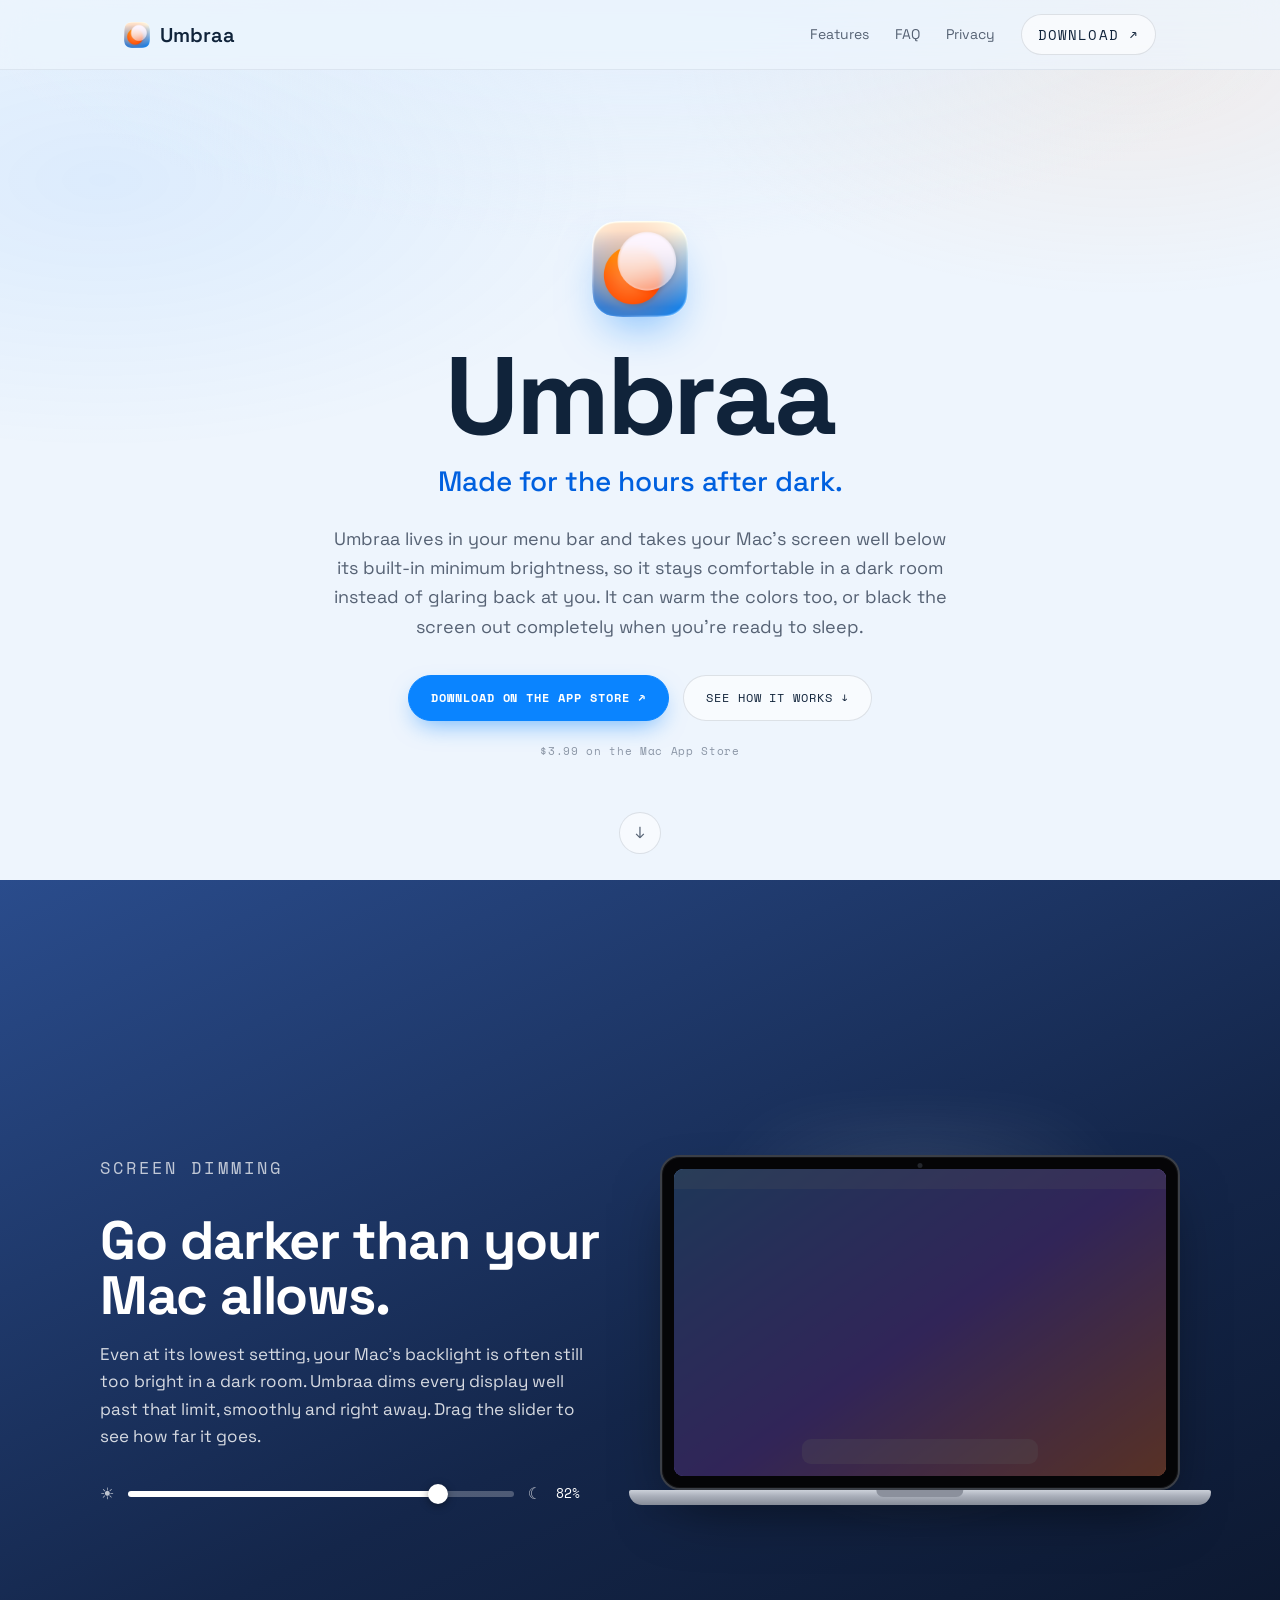
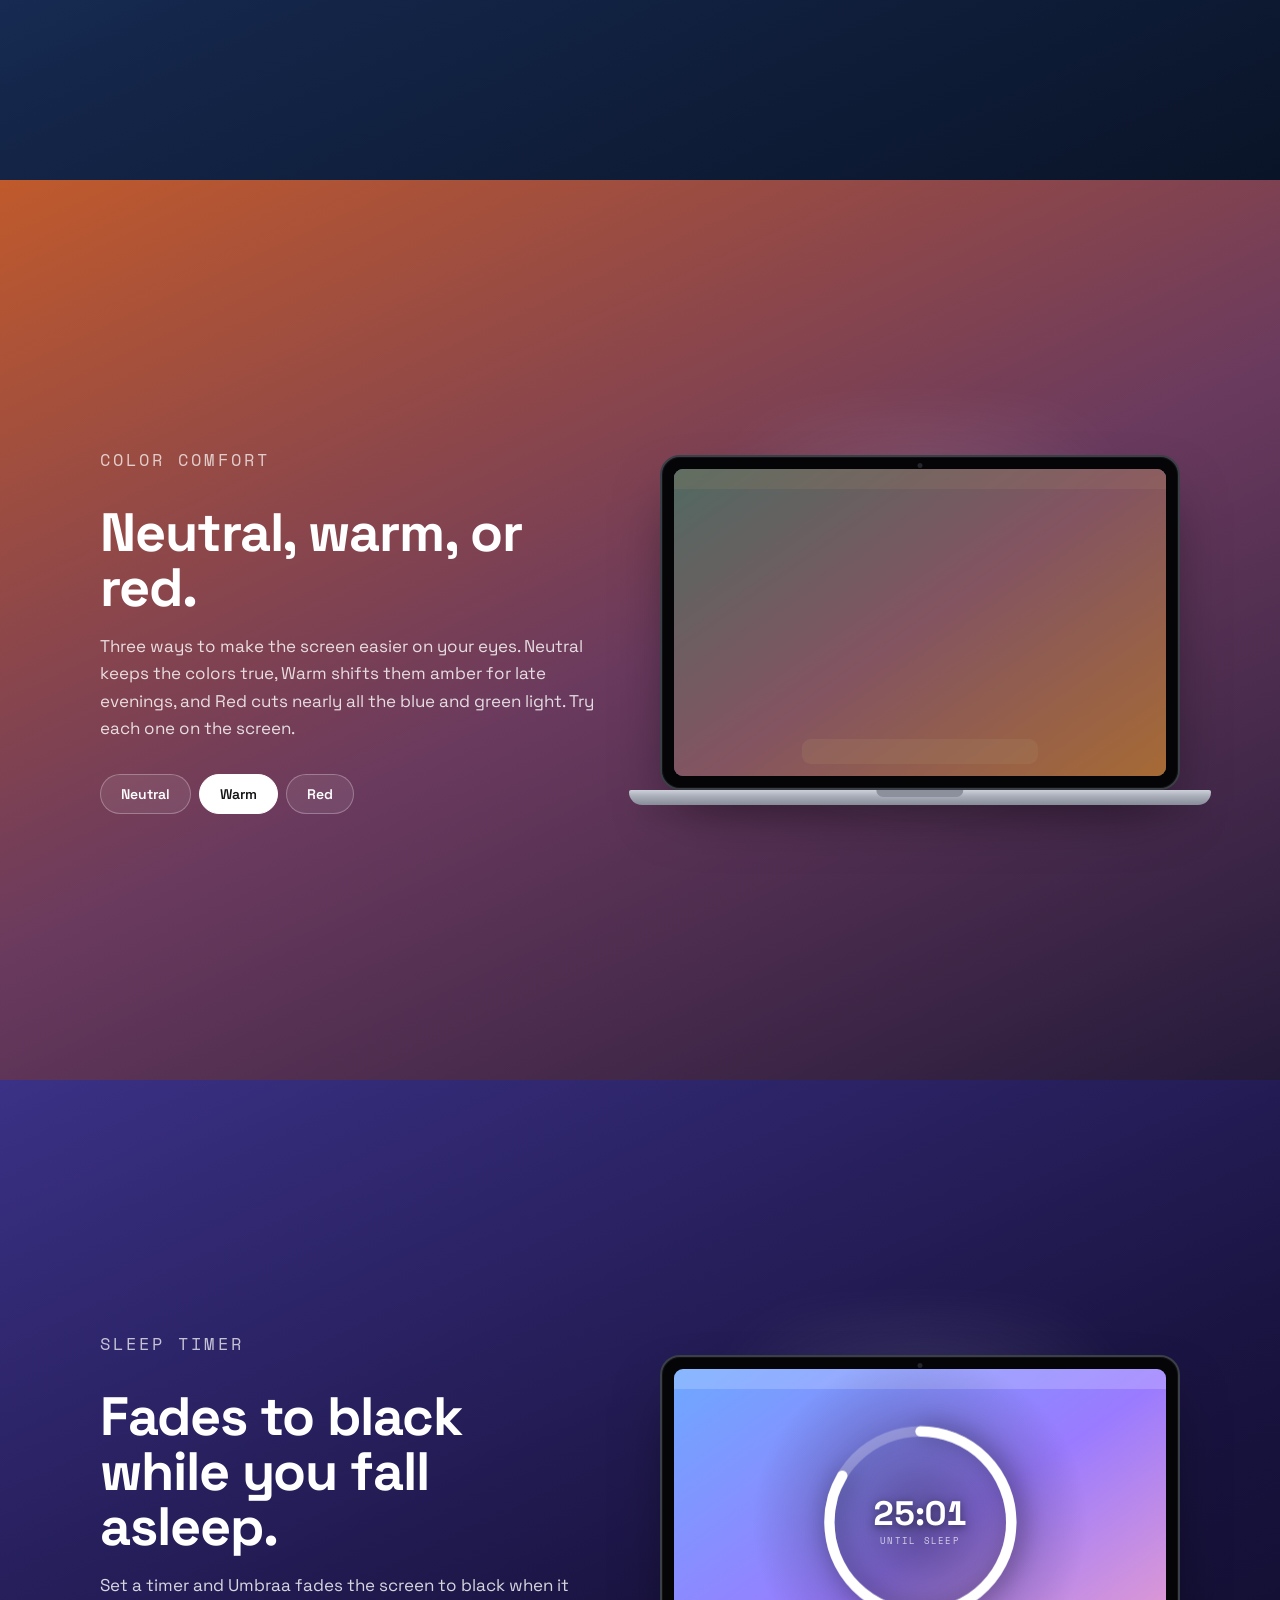
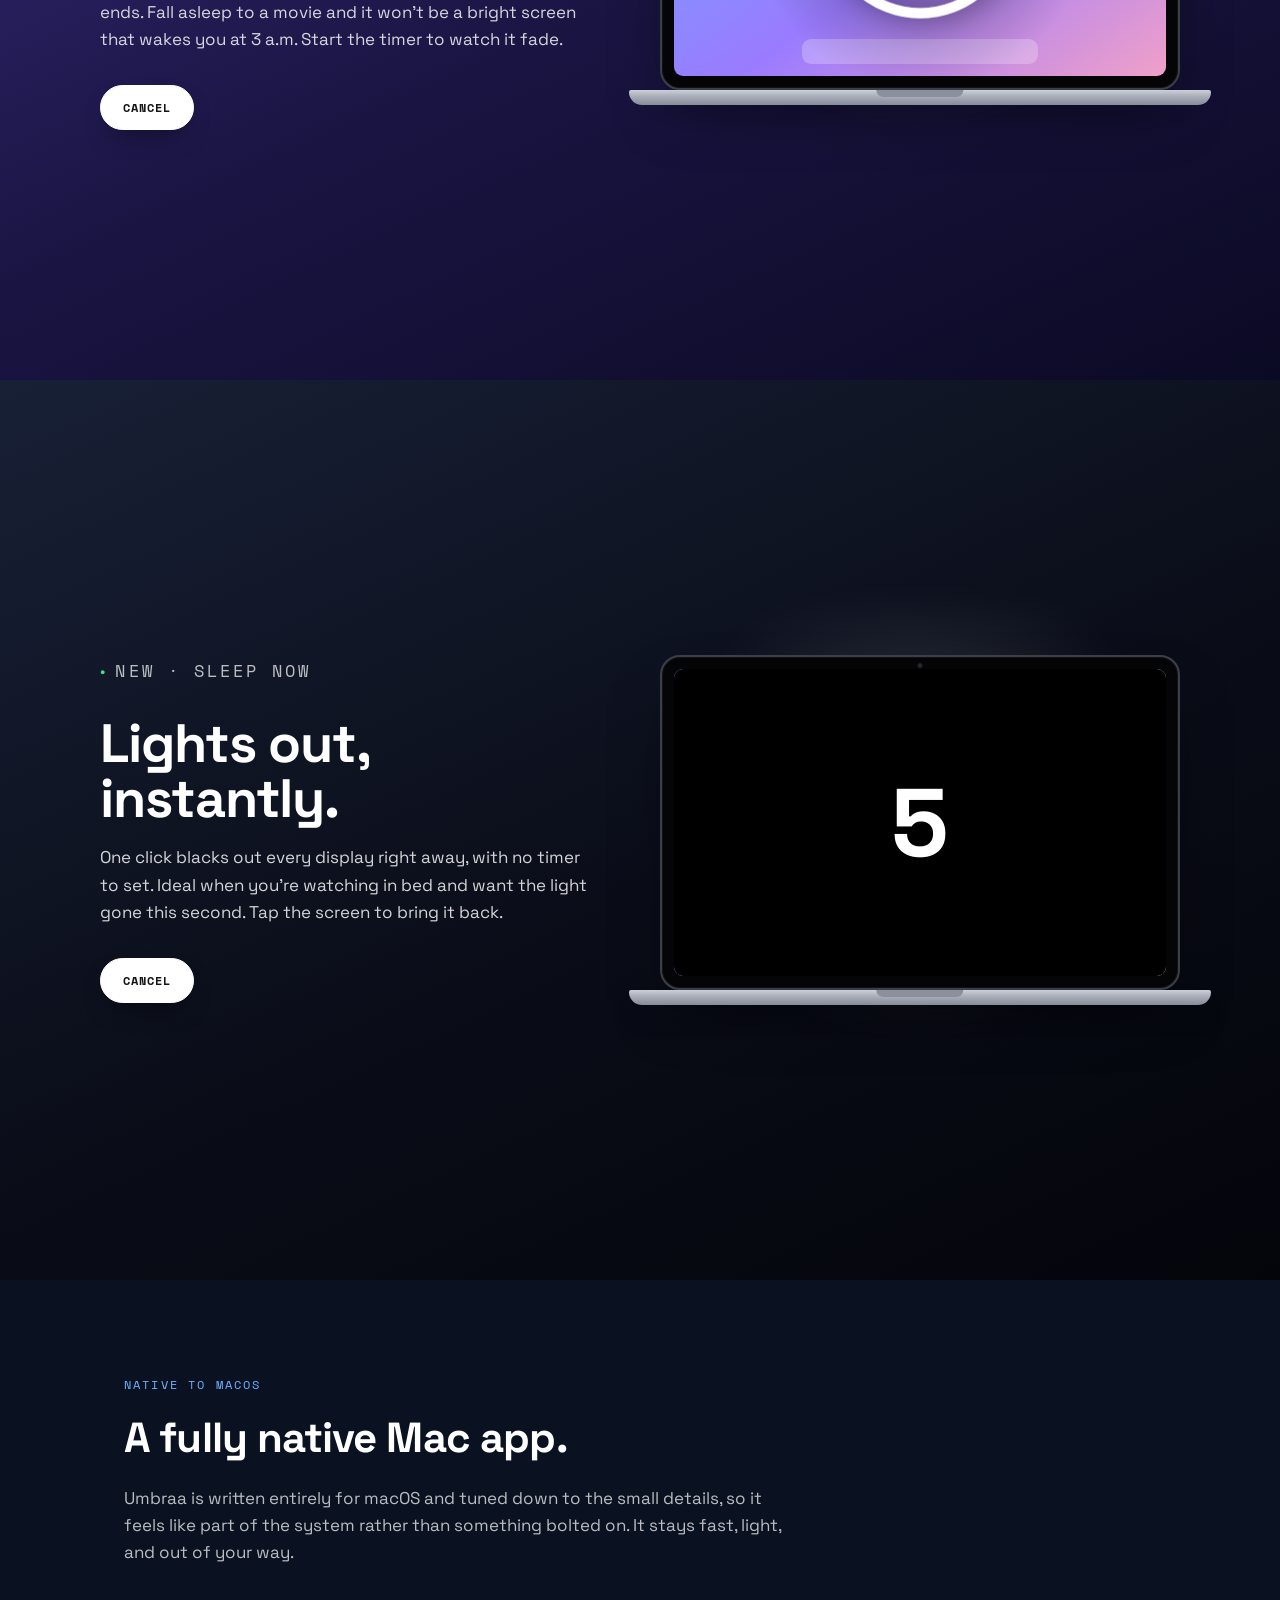
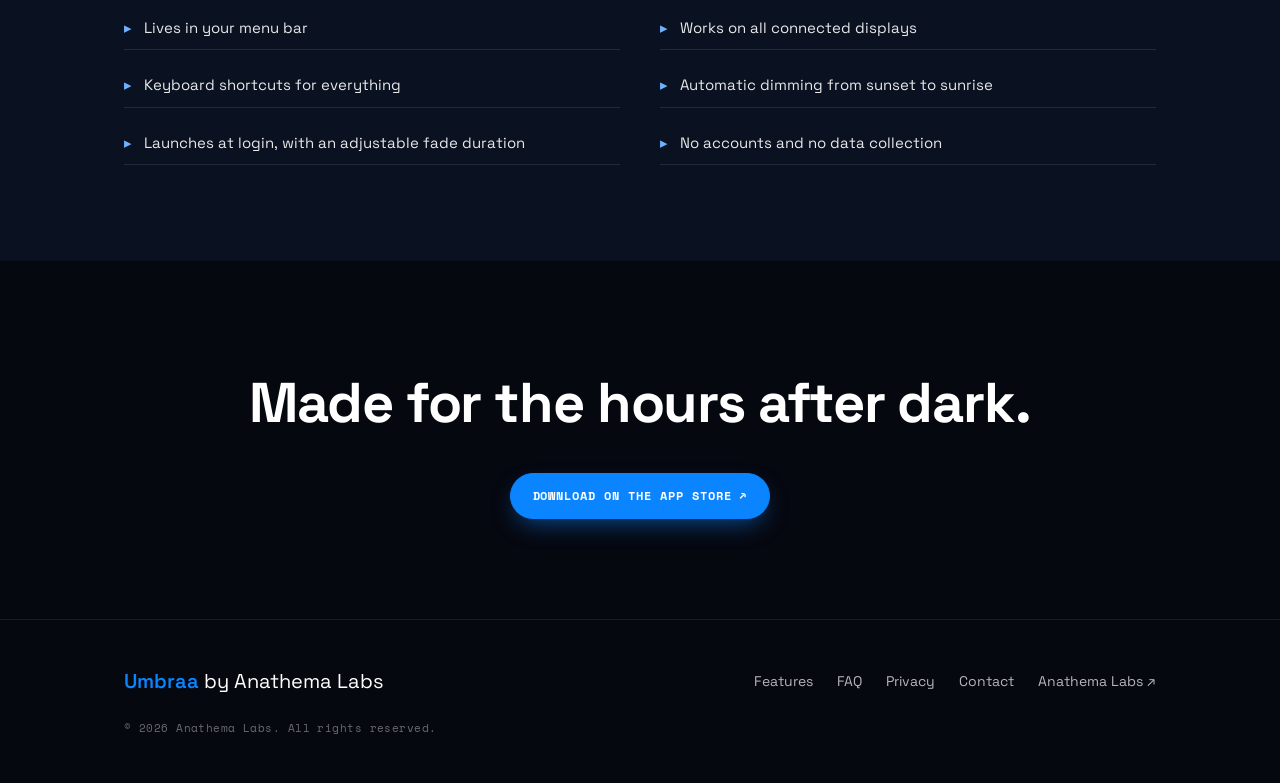
<file: umbraa/index.html>
<!DOCTYPE html>
<html lang="en">
<head>
  <meta charset="UTF-8" />
  <meta name="viewport" content="width=device-width, initial-scale=1.0" />
  <title>Umbraa</title>
  <meta name="description" content="Umbraa is a native macOS menu bar app that dims your screen below its built-in minimum, so your Mac is comfortable to use in a dark room. It can warm the color and black the screen out too." />
  <link rel="canonical" href="https://anathemalabs.com/umbraa/" />
  <link rel="icon" href="../assets/icons/umbraa.png" />
  <link rel="apple-touch-icon" href="../assets/icons/umbraa.png" />
  <meta name="theme-color" content="#eef5fd" />

  <!-- Open Graph -->
  <meta property="og:type" content="website" />
  <meta property="og:site_name" content="Umbraa" />
  <meta property="og:title" content="Umbraa — Made for the hours after dark" />
  <meta property="og:description" content="A native macOS menu bar app that dims your screen below its built-in minimum, warms the color, and blacks it out for sleep." />
  <meta property="og:url" content="https://anathemalabs.com/umbraa/" />
  <meta property="og:image" content="https://anathemalabs.com/assets/icons/umbraa.png" />

  <!-- Twitter -->
  <meta name="twitter:card" content="summary" />
  <meta name="twitter:title" content="Umbraa — Made for the hours after dark" />
  <meta name="twitter:description" content="A native macOS menu bar app that dims your screen below its built-in minimum." />
  <meta name="twitter:image" content="https://anathemalabs.com/assets/icons/umbraa.png" />

  <link rel="preconnect" href="https://fonts.googleapis.com" />
  <link rel="preconnect" href="https://fonts.gstatic.com" crossorigin />
  <link href="https://fonts.googleapis.com/css2?family=EB+Garamond:ital,wght@0,400;0,500;0,600;1,400&family=Space+Grotesk:wght@400;500;600;700&family=Space+Mono:wght@400;700&display=swap" rel="stylesheet" />
  <link rel="stylesheet" href="umbraa.css" />
</head>
<body class="home">

  <!-- Nav -->
  <nav class="nav">
    <div class="nav__inner">
      <a class="nav__brand" href="index.html">
        <img src="../assets/icons/umbraa.png" alt="Umbraa" />
        <span>Umbraa</span>
      </a>
      <div class="nav__links">
        <a href="#dimming">Features</a>
        <a href="faq.html">FAQ</a>
        <a href="privacy.html">Privacy</a>
        <a class="btn btn--ghost" href="https://apps.apple.com/app/umbraa/id6786208355" target="_blank" rel="noopener">Download ↗</a>
      </div>
    </div>
  </nav>

  <!-- Hero -->
  <header class="hero2">
    <div class="hero2__inner">
      <img class="hero2__icon" src="../assets/icons/umbraa.png" alt="Umbraa app icon" />
      <h1>Umbraa</h1>
      <p class="hero2__tag">Made for the hours after dark.</p>
      <p class="hero2__lead">
        Umbraa lives in your menu bar and takes your Mac's screen well below its
        built-in minimum brightness, so it stays comfortable in a dark room instead
        of glaring back at you. It can warm the colors too, or black the screen out
        completely when you're ready to sleep.
      </p>
      <div class="hero2__cta">
        <a class="btn btn--primary" href="https://apps.apple.com/app/umbraa/id6786208355" target="_blank" rel="noopener">Download on the App Store ↗</a>
        <a class="btn btn--ghost" href="#dimming">See how it works ↓</a>
      </div>
      <p class="hero2__note">$3.99 on the Mac App Store</p>
    </div>
    <a class="hero2__scroll" href="#dimming" aria-label="Scroll to features">↓</a>
  </header>

  <!-- ===================== Feature: Screen Dimming ===================== -->
  <section class="feat feat--dim" id="dimming">
    <div class="feat__inner">
      <div class="feat__copy">
        <p class="eyebrow">Screen Dimming</p>
        <h2>Go darker than your Mac allows.</h2>
        <p>Even at its lowest setting, your Mac's backlight is often still too bright
           in a dark room. Umbraa dims every display well past that limit, smoothly
           and right away. Drag the slider to see how far it goes.</p>
        <div class="control">
          <span class="control__ico" aria-hidden="true">☀</span>
          <input class="control__slider" type="range" min="0" max="100" value="35" data-dim-slider aria-label="Screen dimming" />
          <span class="control__ico" aria-hidden="true">☾</span>
          <span class="control__val" data-dim-val>35%</span>
        </div>
      </div>
      <div class="feat__stage">
        <div class="laptop">
          <div class="laptop__lid">
            <div class="laptop__screen" data-screen data-wall="dim">
              <div class="screen__wall"></div>
              <div class="screen__bar"></div>
              <div class="screen__dock"></div>
              <div class="screen__tint" data-tint></div>
              <div class="screen__dim" data-dim></div>
              <div class="screen__black" data-black><span>Tap to wake</span></div>
            </div>
          </div>
          <div class="laptop__base"></div>
        </div>
      </div>
    </div>
  </section>

  <!-- ===================== Feature: Color Comfort ===================== -->
  <section class="feat feat--color" id="color">
    <div class="feat__inner feat__inner--rev">
      <div class="feat__copy">
        <p class="eyebrow">Color Comfort</p>
        <h2>Neutral, warm, or red.</h2>
        <p>Three ways to make the screen easier on your eyes. Neutral keeps the colors
           true, Warm shifts them amber for late evenings, and Red cuts nearly all the
           blue and green light. Try each one on the screen.</p>
        <div class="control control--seg" data-color-group>
          <button class="seg is-on" type="button" data-tint-mode="neutral">Neutral</button>
          <button class="seg" type="button" data-tint-mode="warm">Warm</button>
          <button class="seg" type="button" data-tint-mode="red">Red</button>
        </div>
      </div>
      <div class="feat__stage">
        <div class="laptop">
          <div class="laptop__lid">
            <div class="laptop__screen" data-screen data-wall="color">
              <div class="screen__wall"></div>
              <div class="screen__bar"></div>
              <div class="screen__dock"></div>
              <div class="screen__tint" data-tint></div>
              <div class="screen__dim" data-dim style="opacity:.35"></div>
              <div class="screen__black" data-black><span>Tap to wake</span></div>
            </div>
          </div>
          <div class="laptop__base"></div>
        </div>
      </div>
    </div>
  </section>

  <!-- ===================== Feature: Sleep Timer ===================== -->
  <section class="feat feat--timer" id="timer">
    <div class="feat__inner">
      <div class="feat__copy">
        <p class="eyebrow">Sleep Timer</p>
        <h2>Fades to black while you fall asleep.</h2>
        <p>Set a timer and Umbraa fades the screen to black when it ends. Fall asleep
           to a movie and it won't be a bright screen that wakes you at 3 a.m. Start
           the timer to watch it fade.</p>
        <div class="control control--timer">
          <button class="btn btn--primary" type="button" data-timer-start>Start timer</button>
        </div>
      </div>
      <div class="feat__stage">
        <div class="laptop">
          <div class="laptop__lid">
            <div class="laptop__screen" data-screen data-wall="timer">
              <div class="screen__wall"></div>
              <div class="screen__bar"></div>
              <div class="screen__dock"></div>
              <div class="screen__tint" data-tint></div>
              <div class="screen__dim" data-dim></div>
              <div class="screen__countdown" data-countdown>
                <svg class="cd__ring" viewBox="0 0 100 100">
                  <circle class="cd__track" cx="50" cy="50" r="44"/>
                  <circle class="cd__prog" data-cd-ring cx="50" cy="50" r="44"/>
                </svg>
                <div class="cd__center">
                  <span class="cd__time" data-cd-time>30:00</span>
                  <span class="cd__label">until sleep</span>
                </div>
              </div>
              <div class="screen__black" data-black><span>Tap to wake</span></div>
            </div>
          </div>
          <div class="laptop__base"></div>
        </div>
      </div>
    </div>
  </section>

  <!-- ===================== Feature: Sleep Now ===================== -->
  <section class="feat feat--now" id="sleep-now">
    <div class="feat__inner feat__inner--rev">
      <div class="feat__copy">
        <p class="eyebrow eyebrow--new">New · Sleep Now</p>
        <h2>Lights out, instantly.</h2>
        <p>One click blacks out every display right away, with no timer to set. Ideal
           when you're watching in bed and want the light gone this second. Tap the
           screen to bring it back.</p>
        <div class="control control--now">
          <button class="btn btn--primary" type="button" data-now-toggle>Sleep now</button>
        </div>
      </div>
      <div class="feat__stage">
        <div class="laptop">
          <div class="laptop__lid">
            <div class="laptop__screen" data-screen data-wall="now">
              <div class="screen__wall"></div>
              <div class="screen__bar"></div>
              <div class="screen__dock"></div>
              <div class="screen__tint" data-tint></div>
              <div class="screen__dim" data-dim></div>
              <div class="screen__black" data-black></div>
              <div class="screen__count" data-count></div>
              <div class="screen__goodnight" data-goodnight>Goodnight</div>
              <div class="screen__wake" data-wake>Tap to wake</div>
            </div>
          </div>
          <div class="laptop__base"></div>
        </div>
      </div>
    </div>
  </section>

  <!-- Built for macOS -->
  <section class="macos2">
    <div class="wrap">
      <p class="eyebrow">Native to macOS</p>
      <h2>A fully native Mac app.</h2>
      <p class="macos2__lead">Umbraa is written entirely for macOS and tuned down to the small details, so it feels like part of the system rather than something bolted on. It stays fast, light, and out of your way.</p>
      <div class="macos__grid">
        <div class="macos__item">Lives in your menu bar</div>
        <div class="macos__item">Works on all connected displays</div>
        <div class="macos__item">Keyboard shortcuts for everything</div>
        <div class="macos__item">Automatic dimming from sunset to sunrise</div>
        <div class="macos__item">Launches at login, with an adjustable fade duration</div>
        <div class="macos__item">No accounts and no data collection</div>
      </div>
    </div>
  </section>

  <!-- Closing -->
  <section class="closing">
    <div class="wrap">
      <h2>Made for the hours after dark.</h2>
      <a class="btn btn--primary" href="https://apps.apple.com/app/umbraa/id6786208355" target="_blank" rel="noopener">Download on the App Store ↗</a>
    </div>
  </section>

  <!-- Footer -->
  <footer class="footer">
    <div class="wrap footer__inner">
      <div class="footer__brand"><b>Umbraa</b> by Anathema Labs</div>
      <div class="footer__links">
        <a href="#dimming">Features</a>
        <a href="faq.html">FAQ</a>
        <a href="privacy.html">Privacy</a>
        <a href="mailto:support@anathemalabs.com">Contact</a>
        <a href="../index.html">Anathema Labs ↗</a>
      </div>
      <div class="footer__copy">© 2026 Anathema Labs. All rights reserved.</div>
    </div>
  </footer>

  <script src="umbraa.js"></script>
</body>
</html>
</file>
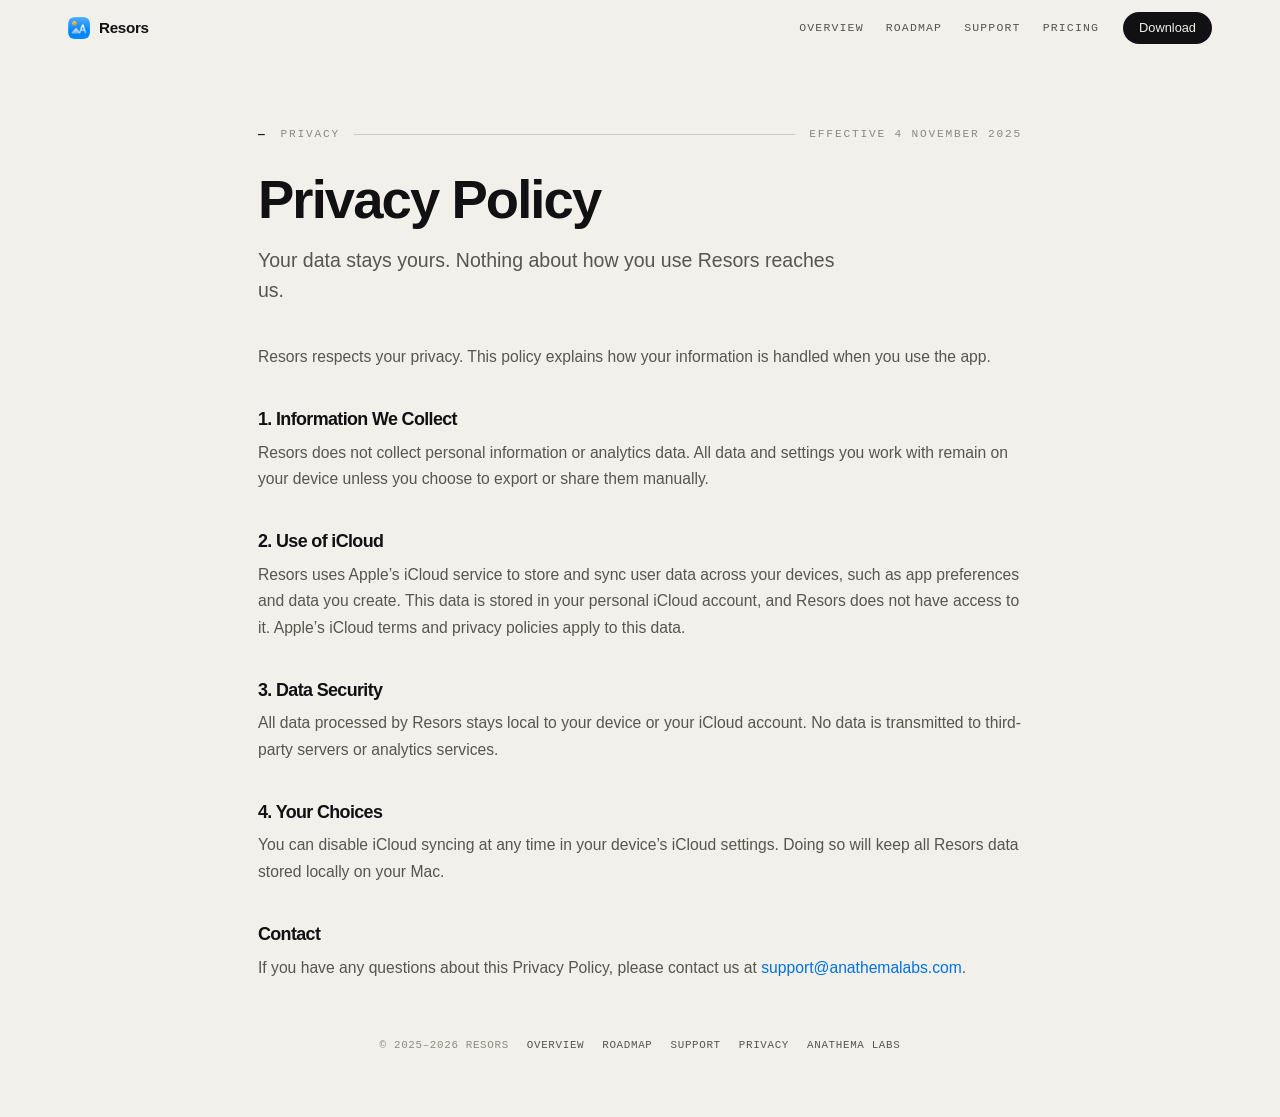
<file: resors/privacy.html>
<!DOCTYPE html>
<html lang="en">
<head>
  <meta charset="UTF-8" />
  <meta name="viewport" content="width=device-width, initial-scale=1.0" />
  <title>Privacy Policy: Resors</title>
  <meta name="description" content="Resors collects no personal information or analytics. Your data stays on your device and in your personal iCloud account." />
  <link rel="canonical" href="https://anathemalabs.com/resors/privacy.html" />

  <link rel="icon" type="image/png" sizes="32x32" href="images/favicon-32.png" />
  <link rel="apple-touch-icon" href="images/apple-touch-icon.png" />
  <meta name="theme-color" content="#f2f0ea" media="(prefers-color-scheme: light)" />
  <meta name="theme-color" content="#0c0c10" media="(prefers-color-scheme: dark)" />

  <meta property="og:type" content="website" />
  <meta property="og:site_name" content="Resors" />
  <meta property="og:title" content="Privacy Policy: Resors" />
  <meta property="og:description" content="Resors collects no personal information or analytics. Your data stays on your device and in your personal iCloud account." />
  <meta property="og:url" content="https://anathemalabs.com/resors/privacy.html" />
  <meta property="og:image" content="https://anathemalabs.com/resors/images/og-image.jpg" />
  <meta property="og:image:width" content="1200" />
  <meta property="og:image:height" content="630" />
  <meta name="twitter:card" content="summary_large_image" />
  <meta name="twitter:title" content="Privacy Policy: Resors" />
  <meta name="twitter:description" content="Resors collects no personal information or analytics." />
  <meta name="twitter:image" content="https://anathemalabs.com/resors/images/og-image.jpg" />
  <link rel="stylesheet" href="css/pages.css" />
</head>
<body>

  <nav class="nav" id="nav">
    <div class="nav-in">
      <a class="nav-brand" href="index.html"><img src="images/resors-icon.png" alt="" /> Resors</a>
      <span class="nav-links">
        <a href="index.html">Overview</a>
        <a href="roadmap.html">Roadmap</a>
        <a href="support.html">Support</a>
        <a href="index.html#pricing">Pricing</a>
      </span>
      <a class="nav-cta" href="https://apps.apple.com/app/resors/id6748361802">Download</a>
    </div>
  </nav>

  <main class="wrap wrap--narrow">
    <header class="page-head">
      <div class="stage-head"><span class="num">&mdash;</span><span>Privacy</span><span class="line"></span>
        <span>Effective 4 November 2025</span></div>
      <h1>Privacy Policy</h1>
      <p class="lede">Your data stays yours. Nothing about how you use Resors reaches us.</p>
    </header>

    <div class="doc">
      <p>Resors respects your privacy. This policy explains how your information is handled when you use the app.</p>

      <h2>1. Information We Collect</h2>
      <p>Resors does not collect personal information or analytics data. All data and settings you work with remain on your device unless you choose to export or share them manually.</p>

      <h2>2. Use of iCloud</h2>
      <p>Resors uses Apple’s iCloud service to store and sync user data across your devices, such as app preferences and data you create. This data is stored in your personal iCloud account, and Resors does not have access to it. Apple’s iCloud terms and privacy policies apply to this data.</p>

      <h2>3. Data Security</h2>
      <p>All data processed by Resors stays local to your device or your iCloud account. No data is transmitted to third-party servers or analytics services.</p>

      <h2>4. Your Choices</h2>
      <p>You can disable iCloud syncing at any time in your device’s iCloud settings. Doing so will keep all Resors data stored locally on your Mac.</p>

      <h2>Contact</h2>
      <p>If you have any questions about this Privacy Policy, please contact us at <a href="mailto:support@anathemalabs.com">support@anathemalabs.com</a>.</p>
    </div>
  </main>

  <div class="wrap">
    <footer>
      <span>&copy; 2025&ndash;2026 RESORS</span>
      <a href="index.html">OVERVIEW</a>
      <a href="roadmap.html">ROADMAP</a>
      <a href="support.html">SUPPORT</a>
      <a href="privacy.html">PRIVACY</a>
      <a href="https://anathemalabs.com">ANATHEMA LABS</a>
    </footer>
  </div>

  <script>
    (function () {
      var nav = document.getElementById('nav');
      if (!nav) return;
      var f = function () { nav.classList.toggle('stuck', window.scrollY > 8); };
      window.addEventListener('scroll', f, { passive: true });
      f();
    })();
  </script>
</body>
</html>
</file>
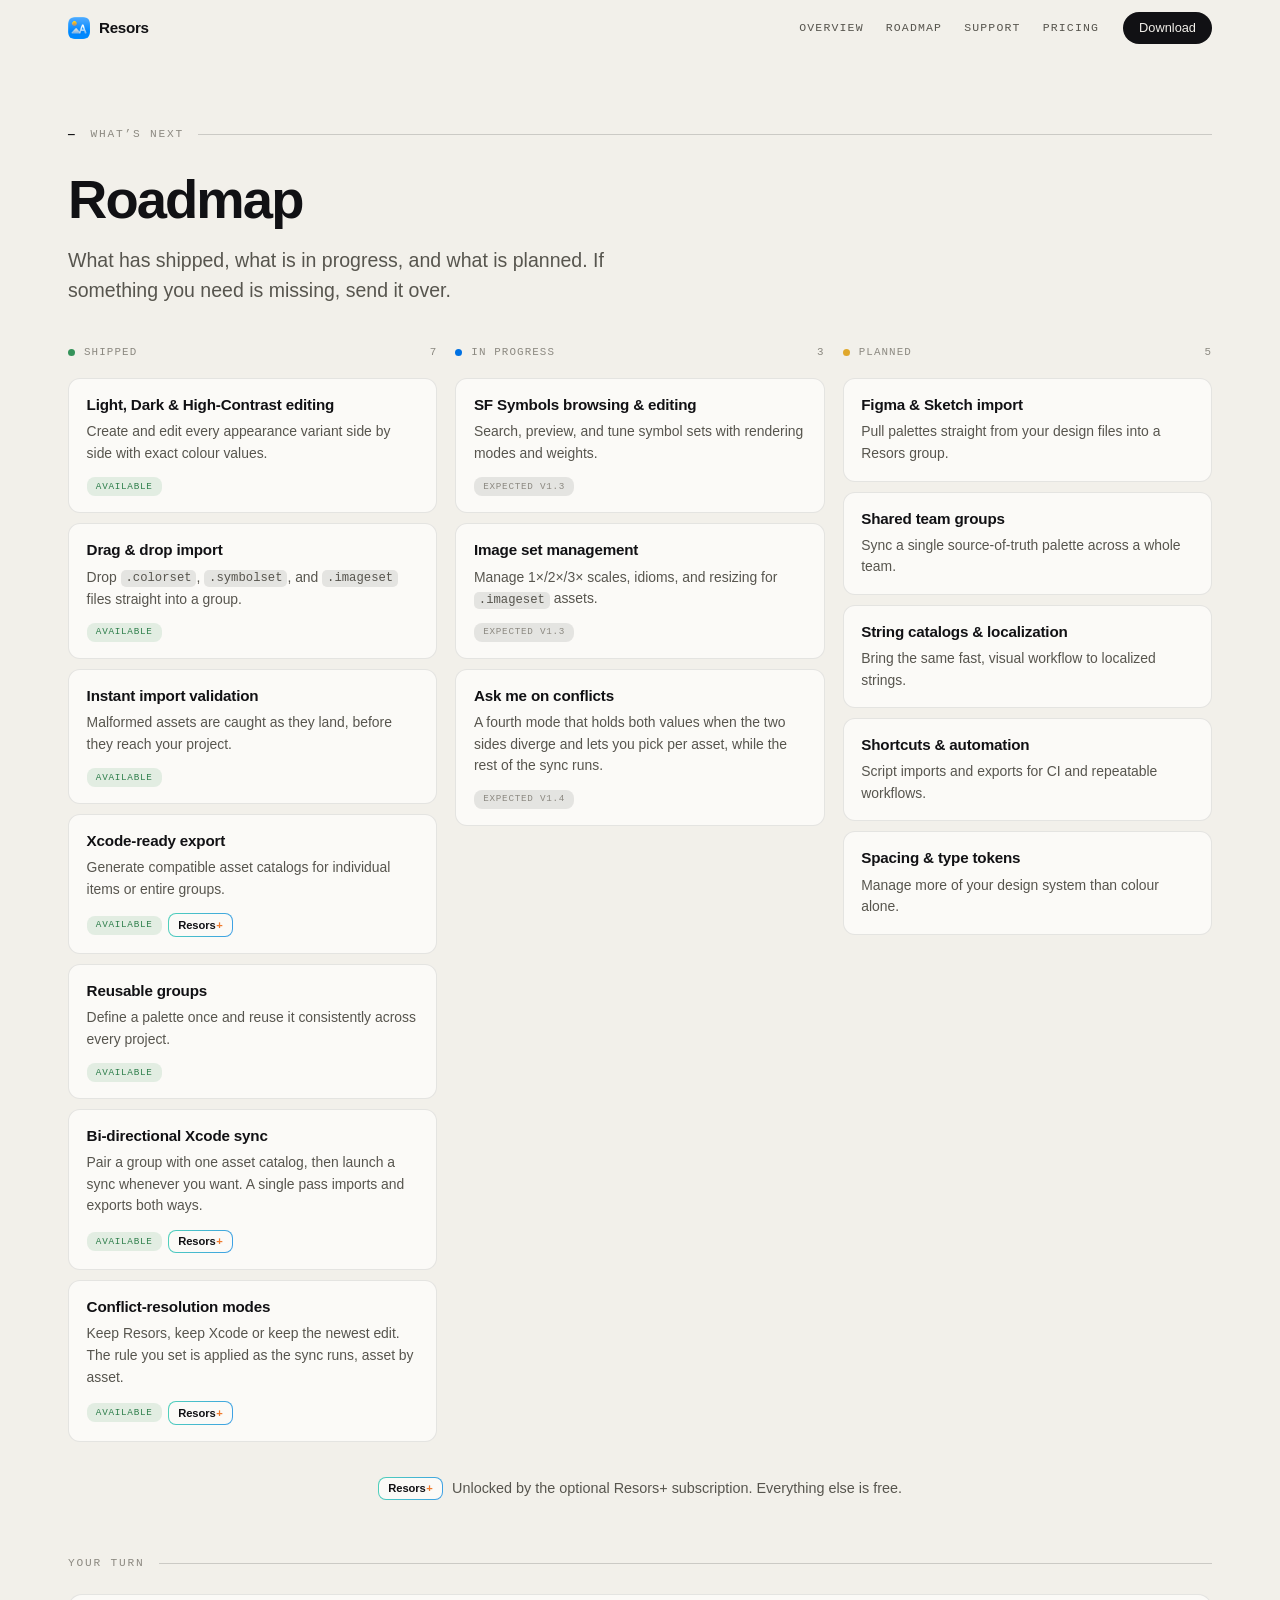
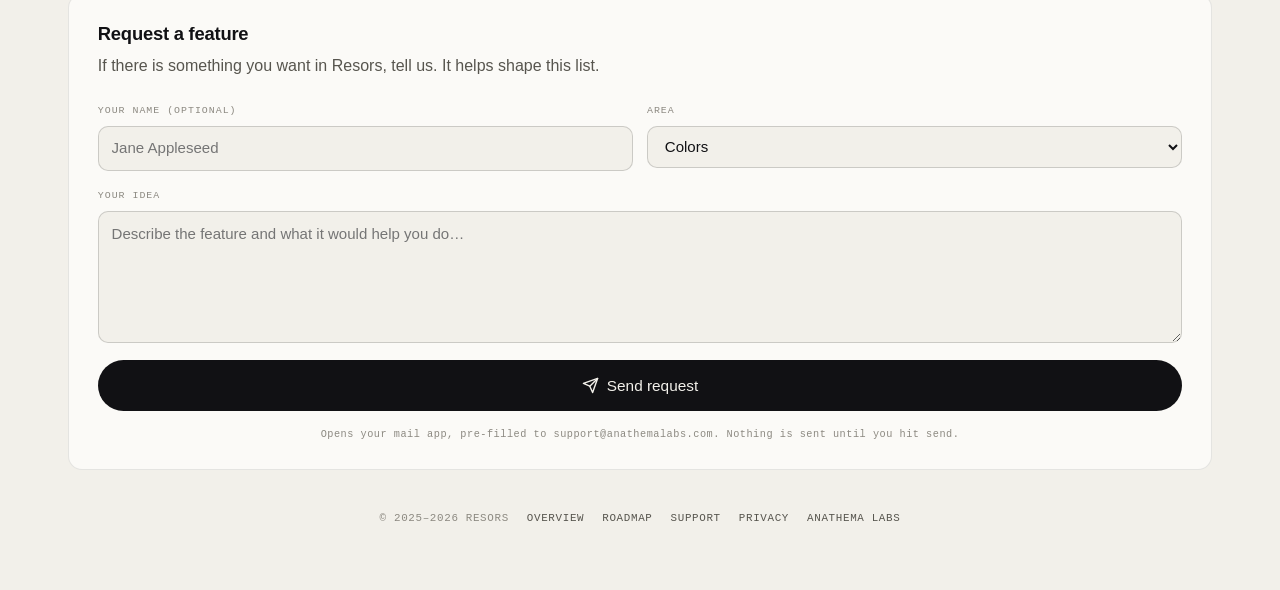
<file: resors/roadmap.html>
<!DOCTYPE html>
<html lang="en">
<head>
  <meta charset="UTF-8" />
  <meta name="viewport" content="width=device-width, initial-scale=1.0" />
  <title>Resors: Roadmap</title>
  <meta name="description" content="See what's shipped, what's in progress, and what's planned for Resors, and submit your own feature request." />
  <link rel="canonical" href="https://anathemalabs.com/resors/roadmap.html" />

  <link rel="icon" type="image/png" sizes="32x32" href="images/favicon-32.png" />
  <link rel="apple-touch-icon" href="images/apple-touch-icon.png" />
  <meta name="theme-color" content="#f2f0ea" media="(prefers-color-scheme: light)" />
  <meta name="theme-color" content="#0c0c10" media="(prefers-color-scheme: dark)" />

  <meta property="og:type" content="website" />
  <meta property="og:site_name" content="Resors" />
  <meta property="og:title" content="Resors: Roadmap" />
  <meta property="og:description" content="What's shipped, what's in progress, and what's planned for Resors, plus a place to submit your own feature request." />
  <meta property="og:url" content="https://anathemalabs.com/resors/roadmap.html" />
  <meta property="og:image" content="https://anathemalabs.com/resors/images/og-image.jpg" />
  <meta property="og:image:width" content="1200" />
  <meta property="og:image:height" content="630" />
  <meta name="twitter:card" content="summary_large_image" />
  <meta name="twitter:title" content="Resors: Roadmap" />
  <meta name="twitter:description" content="What's shipped, in progress, and planned for Resors." />
  <meta name="twitter:image" content="https://anathemalabs.com/resors/images/og-image.jpg" />
  <link rel="stylesheet" href="css/pages.css" />
</head>
<body>

  <nav class="nav" id="nav">
    <div class="nav-in">
      <a class="nav-brand" href="index.html"><img src="images/resors-icon.png" alt="" /> Resors</a>
      <span class="nav-links">
        <a href="index.html">Overview</a>
        <a href="roadmap.html">Roadmap</a>
        <a href="support.html">Support</a>
        <a href="index.html#pricing">Pricing</a>
      </span>
      <a class="nav-cta" href="https://apps.apple.com/app/resors/id6748361802">Download</a>
    </div>
  </nav>

  <main class="wrap">
    <header class="page-head">
      <div class="stage-head"><span class="num">&mdash;</span><span>What&rsquo;s next</span><span class="line"></span></div>
      <h1>Roadmap</h1>
      <p class="lede">What has shipped, what is in progress, and what is planned. If something you need is missing, send it over.</p>
    </header>

    <div class="board">
      <!-- Shipped -->
      <div class="col">
        <div class="col-head"><span class="dot s-done"></span> Shipped <span class="count">7</span></div>

        <div class="rm-card">
          <h3>Light, Dark &amp; High-Contrast editing</h3>
          <p>Create and edit every appearance variant side by side with exact colour values.</p>
          <div class="tags"><span class="tag tag--ok">Available</span></div>
        </div>
        <div class="rm-card">
          <h3>Drag &amp; drop import</h3>
          <p>Drop <code>.colorset</code>, <code>.symbolset</code>, and <code>.imageset</code> files straight into a group.</p>
          <div class="tags"><span class="tag tag--ok">Available</span></div>
        </div>
        <div class="rm-card">
          <h3>Instant import validation</h3>
          <p>Malformed assets are caught as they land, before they reach your project.</p>
          <div class="tags"><span class="tag tag--ok">Available</span></div>
        </div>
        <div class="rm-card">
          <h3>Xcode-ready export</h3>
          <p>Generate compatible asset catalogs for individual items or entire groups.</p>
          <div class="tags"><span class="tag tag--ok">Available</span> <span class="tag tag--plus">Resors<b>+</b></span></div>
        </div>
        <div class="rm-card">
          <h3>Reusable groups</h3>
          <p>Define a palette once and reuse it consistently across every project.</p>
          <div class="tags"><span class="tag tag--ok">Available</span></div>
        </div>
        <div class="rm-card">
          <h3>Bi-directional Xcode sync</h3>
          <p>Pair a group with one asset catalog, then launch a sync whenever you want. A single pass imports and exports both ways.</p>
          <div class="tags"><span class="tag tag--ok">Available</span> <span class="tag tag--plus">Resors<b>+</b></span></div>
        </div>
        <div class="rm-card">
          <h3>Conflict-resolution modes</h3>
          <p>Keep Resors, keep Xcode or keep the newest edit. The rule you set is applied as the sync runs, asset by asset.</p>
          <div class="tags"><span class="tag tag--ok">Available</span> <span class="tag tag--plus">Resors<b>+</b></span></div>
        </div>
      </div>

      <!-- In Progress -->
      <div class="col">
        <div class="col-head"><span class="dot s-prog"></span> In progress <span class="count">3</span></div>

        <div class="rm-card">
          <h3>SF Symbols browsing &amp; editing</h3>
          <p>Search, preview, and tune symbol sets with rendering modes and weights.</p>
          <div class="tags"><span class="tag tag--soon">Expected v1.3</span></div>
        </div>
        <div class="rm-card">
          <h3>Image set management</h3>
          <p>Manage 1×/2×/3× scales, idioms, and resizing for <code>.imageset</code> assets.</p>
          <div class="tags"><span class="tag tag--soon">Expected v1.3</span></div>
        </div>
        <div class="rm-card">
          <h3>Ask me on conflicts</h3>
          <p>A fourth mode that holds both values when the two sides diverge and lets you pick per asset, while the rest of the sync runs.</p>
          <div class="tags"><span class="tag tag--soon">Expected v1.4</span></div>
        </div>
      </div>

      <!-- Planned -->
      <div class="col">
        <div class="col-head"><span class="dot s-plan"></span> Planned <span class="count">5</span></div>

        <div class="rm-card">
          <h3>Figma &amp; Sketch import</h3>
          <p>Pull palettes straight from your design files into a Resors group.</p>
        </div>
        <div class="rm-card">
          <h3>Shared team groups</h3>
          <p>Sync a single source-of-truth palette across a whole team.</p>
        </div>
        <div class="rm-card">
          <h3>String catalogs &amp; localization</h3>
          <p>Bring the same fast, visual workflow to localized strings.</p>
        </div>
        <div class="rm-card">
          <h3>Shortcuts &amp; automation</h3>
          <p>Script imports and exports for CI and repeatable workflows.</p>
        </div>
        <div class="rm-card">
          <h3>Spacing &amp; type tokens</h3>
          <p>Manage more of your design system than colour alone.</p>
        </div>
      </div>
    </div>

    <p class="legend"><span class="tag tag--plus">Resors<b>+</b></span> Unlocked by the optional Resors+ subscription. Everything else is free.</p>

    <div class="stage-head sec-head"><span>Your turn</span><span class="line"></span></div>
    <!-- Feature request -->
    <section class="panel" style="margin-top:1.4rem">
      <h3 style="font-size:1.15rem">Request a feature</h3>
      <p style="color:var(--ink2);margin:0.5rem 0 1.6rem">If there is something you want in Resors, tell us. It helps shape this list.</p>

      <form id="featureForm">
        <div class="form-row">
          <div class="field">
            <label for="frName">Your name <span style="color:var(--ink3)">(optional)</span></label>
            <input type="text" id="frName" autocomplete="name" placeholder="Jane Appleseed" />
          </div>
          <div class="field">
            <label for="frCat">Area</label>
            <select id="frCat">
              <option>Colors</option>
              <option>Symbols</option>
              <option>Images</option>
              <option>Xcode sync</option>
              <option>Export</option>
              <option>Interface &amp; workflow</option>
              <option>Other</option>
            </select>
          </div>
        </div>
        <div class="field">
          <label for="frMsg">Your idea</label>
          <textarea id="frMsg" placeholder="Describe the feature and what it would help you do…" required></textarea>
        </div>
        <button type="submit" class="button">
          <svg width="17" height="17" viewBox="0 0 24 24" fill="none" stroke="currentColor" stroke-width="2" stroke-linecap="round" stroke-linejoin="round"><path d="m22 2-7 20-4-9-9-4z"/><path d="M22 2 11 13"/></svg>
          Send request
        </button>
        <p class="hint">Opens your mail app, pre-filled to support@anathemalabs.com. Nothing is sent until you hit send.</p>
      </form>
    </section>
  </main>

  <div class="wrap">
    <footer>
      <span>&copy; 2025&ndash;2026 RESORS</span>
      <a href="index.html">OVERVIEW</a>
      <a href="roadmap.html">ROADMAP</a>
      <a href="support.html">SUPPORT</a>
      <a href="privacy.html">PRIVACY</a>
      <a href="https://anathemalabs.com">ANATHEMA LABS</a>
    </footer>
  </div>

  <script>
    (function () {
      var nav = document.getElementById('nav');
      if (!nav) return;
      var f = function () { nav.classList.toggle('stuck', window.scrollY > 8); };
      window.addEventListener('scroll', f, { passive: true });
      f();
    })();
  </script>

  <script>
    document.getElementById('featureForm').addEventListener('submit', function (e) {
      e.preventDefault();
      const name = document.getElementById('frName').value.trim();
      const cat = document.getElementById('frCat').value;
      const msg = document.getElementById('frMsg').value.trim();
      if (!msg) { document.getElementById('frMsg').focus(); return; }

      const subject = 'Resors feature request: ' + cat;
      let body = msg + '\n\n';
      body += 'Area: ' + cat + '\n';
      if (name) body += 'From: ' + name + '\n';
      body += '\nSent from the Resors roadmap page.';

      window.location.href = 'mailto:support@anathemalabs.com'
        + '?subject=' + encodeURIComponent(subject)
        + '&body=' + encodeURIComponent(body);
    });
  </script>
</body>
</html>
</file>
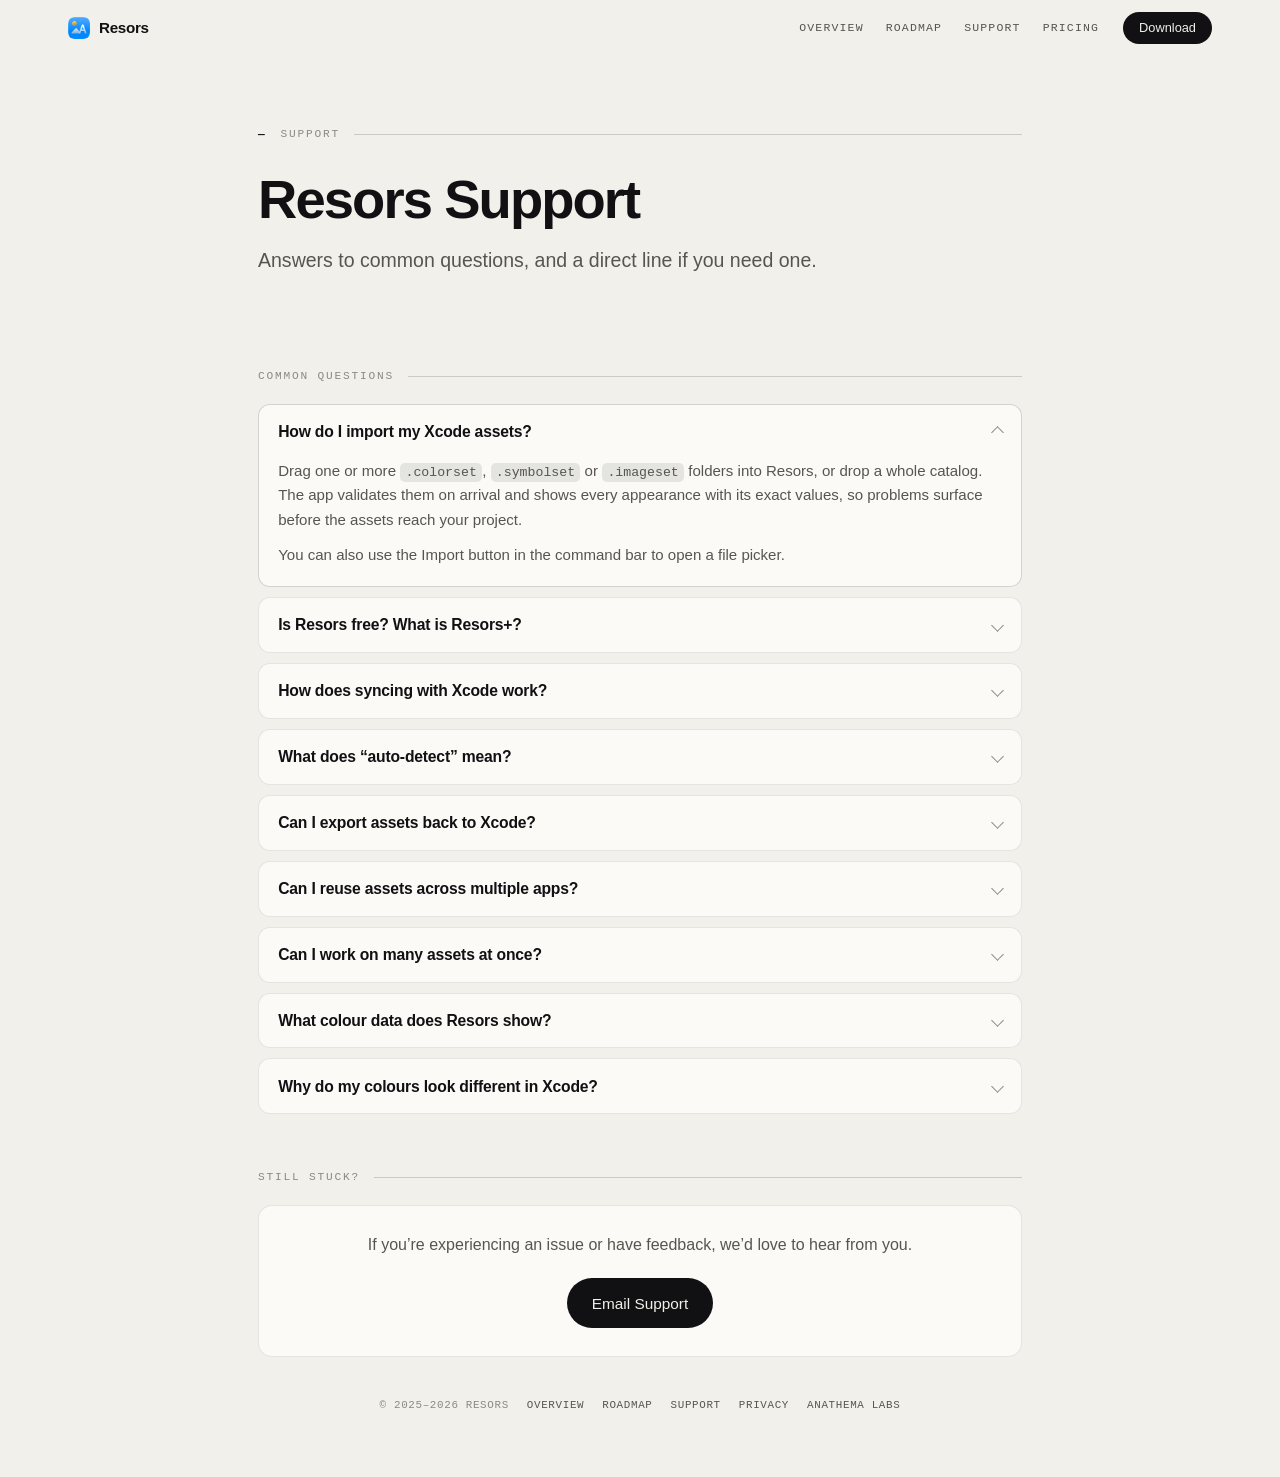
<file: resors/support.html>
<!DOCTYPE html>
<html lang="en">
<head>
  <meta charset="UTF-8" />
  <meta name="viewport" content="width=device-width, initial-scale=1.0" />
  <title>Resors: Support</title>
  <meta name="description" content="Answers to common questions about importing, syncing, and exporting Xcode color assets with Resors, plus a direct line to email support." />
  <link rel="canonical" href="https://anathemalabs.com/resors/support.html" />

  <link rel="icon" type="image/png" sizes="32x32" href="images/favicon-32.png" />
  <link rel="apple-touch-icon" href="images/apple-touch-icon.png" />
  <meta name="theme-color" content="#f2f0ea" media="(prefers-color-scheme: light)" />
  <meta name="theme-color" content="#0c0c10" media="(prefers-color-scheme: dark)" />

  <meta property="og:type" content="website" />
  <meta property="og:site_name" content="Resors" />
  <meta property="og:title" content="Resors: Support" />
  <meta property="og:description" content="Answers to common questions about Resors, and a direct line if you need one." />
  <meta property="og:url" content="https://anathemalabs.com/resors/support.html" />
  <meta property="og:image" content="https://anathemalabs.com/resors/images/og-image.jpg" />
  <meta property="og:image:width" content="1200" />
  <meta property="og:image:height" content="630" />
  <meta name="twitter:card" content="summary_large_image" />
  <meta name="twitter:title" content="Resors: Support" />
  <meta name="twitter:description" content="Answers to common questions about Resors, and a direct line if you need one." />
  <meta name="twitter:image" content="https://anathemalabs.com/resors/images/og-image.jpg" />
  <link rel="stylesheet" href="css/pages.css" />
</head>
<body>

  <nav class="nav" id="nav">
    <div class="nav-in">
      <a class="nav-brand" href="index.html"><img src="images/resors-icon.png" alt="" /> Resors</a>
      <span class="nav-links">
        <a href="index.html">Overview</a>
        <a href="roadmap.html">Roadmap</a>
        <a href="support.html">Support</a>
        <a href="index.html#pricing">Pricing</a>
      </span>
      <a class="nav-cta" href="https://apps.apple.com/app/resors/id6748361802">Download</a>
    </div>
  </nav>

  <main class="wrap wrap--narrow">
    <header class="page-head">
      <div class="stage-head"><span class="num">&mdash;</span><span>Support</span><span class="line"></span></div>
      <h1>Resors Support</h1>
      <p class="lede">Answers to common questions, and a direct line if you need one.</p>
    </header>

    <div class="stage-head sec-head"><span>Common questions</span><span class="line"></span></div>
    <div class="faq">
      <details open>
        <summary>How do I import my Xcode assets?</summary>
        <div class="body">
          <p>Drag one or more <code>.colorset</code>, <code>.symbolset</code> or <code>.imageset</code> folders into Resors, or drop a whole catalog. The app validates them on arrival and shows every appearance with its exact values, so problems surface before the assets reach your project.</p>
          <p>You can also use the Import button in the command bar to open a file picker.</p>
        </div>
      </details>

      <details>
        <summary>Is Resors free? What is Resors+?</summary>
        <div class="body">
          <p>Resors is free to download and use. Creating, importing, validating, grouping and previewing colours, symbols and images all come at no cost.</p>
          <p><span class="tag tag--plus">Resors<b>+</b></span> is an optional subscription that adds export and two-way Xcode sync, including conflict resolution. You can subscribe at any time from inside the app.</p>
        </div>
      </details>

      <details>
        <summary>How does syncing with Xcode work?</summary>
        <div class="body">
          <p>Two-way Xcode sync is part of <span class="tag tag--plus">Resors<b>+</b></span>. A group is paired with one asset catalog and stays paired with it. Sync runs when you launch it, never in the background, and a single pass covers everything: whatever landed in Xcode comes in, your edits go out, and anything that changed on both sides is settled by your rule.</p>
          <p>Three conflict modes work today: keep Resors, keep Xcode, or keep the newest edit. A fourth, which holds both values so you can choose per asset, is expected in v1.4.</p>
        </div>
      </details>

      <details>
        <summary>What does “auto-detect” mean?</summary>
        <div class="body">
          <p>Resors automatically identifies colour variants (Light, Dark, High Contrast) within your <code>.colorset</code> folders and previews them side by side with their exact values.</p>
        </div>
      </details>

      <details>
        <summary>Can I export assets back to Xcode?</summary>
        <div class="body">
          <p>Export is a <span class="tag tag--plus">Resors<b>+</b></span> feature. Resors writes <code>.colorset</code>, <code>.symbolset</code> and <code>.imageset</code> files Xcode reads directly, in one pass, for a single asset or an entire group. Every appearance, colour space and symbol margin comes with them. A paired group can also stay current through sync.</p>
        </div>
      </details>

      <details>
        <summary>Can I reuse assets across multiple apps?</summary>
        <div class="body">
          <p>Yes. That is what groups are for: save a set of assets once and it becomes the starting point for the next project, instead of copied folders that slowly drift apart.</p>
        </div>
      </details>

      <details>
        <summary>Can I work on many assets at once?</summary>
        <div class="body">
          <p>Yes. Import, preview, duplicate, export or delete a whole selection in one go, which makes reviewing a whole group practical.</p>
        </div>
      </details>

      <details>
        <summary>What colour data does Resors show?</summary>
        <div class="body">
          <p>Each appearance includes HEX, RGB and Float RGB values, and each value carries an explicit colour space. That lets you check consistency across Light, Dark and High Contrast, and it is what gets written on export.</p>
        </div>
      </details>

      <details>
        <summary>Why do my colours look different in Xcode?</summary>
        <div class="body">
          <p>Check that your exported assets use the same colour space as your Xcode project; sRGB is the usual choice. Resors previews with accurate colour profiles, and shows the colour space on every value, so a mismatch is visible before you export.</p>
        </div>
      </details>
    </div>

    <div class="stage-head sec-head"><span>Still stuck?</span><span class="line"></span></div>
    <div class="panel" style="text-align:center">
      <p style="color:var(--ink2);margin:0 0 1.3rem">If you&rsquo;re experiencing an issue or have feedback, we&rsquo;d love to hear from you.</p>
      <a class="button" href="mailto:support@anathemalabs.com">Email Support</a>
    </div>
  </main>

  <div class="wrap">
    <footer>
      <span>&copy; 2025&ndash;2026 RESORS</span>
      <a href="index.html">OVERVIEW</a>
      <a href="roadmap.html">ROADMAP</a>
      <a href="support.html">SUPPORT</a>
      <a href="privacy.html">PRIVACY</a>
      <a href="https://anathemalabs.com">ANATHEMA LABS</a>
    </footer>
  </div>

  <script>
    (function () {
      var nav = document.getElementById('nav');
      if (!nav) return;
      var f = function () { nav.classList.toggle('stuck', window.scrollY > 8); };
      window.addEventListener('scroll', f, { passive: true });
      f();
    })();
  </script>
</body>
</html>
</file>
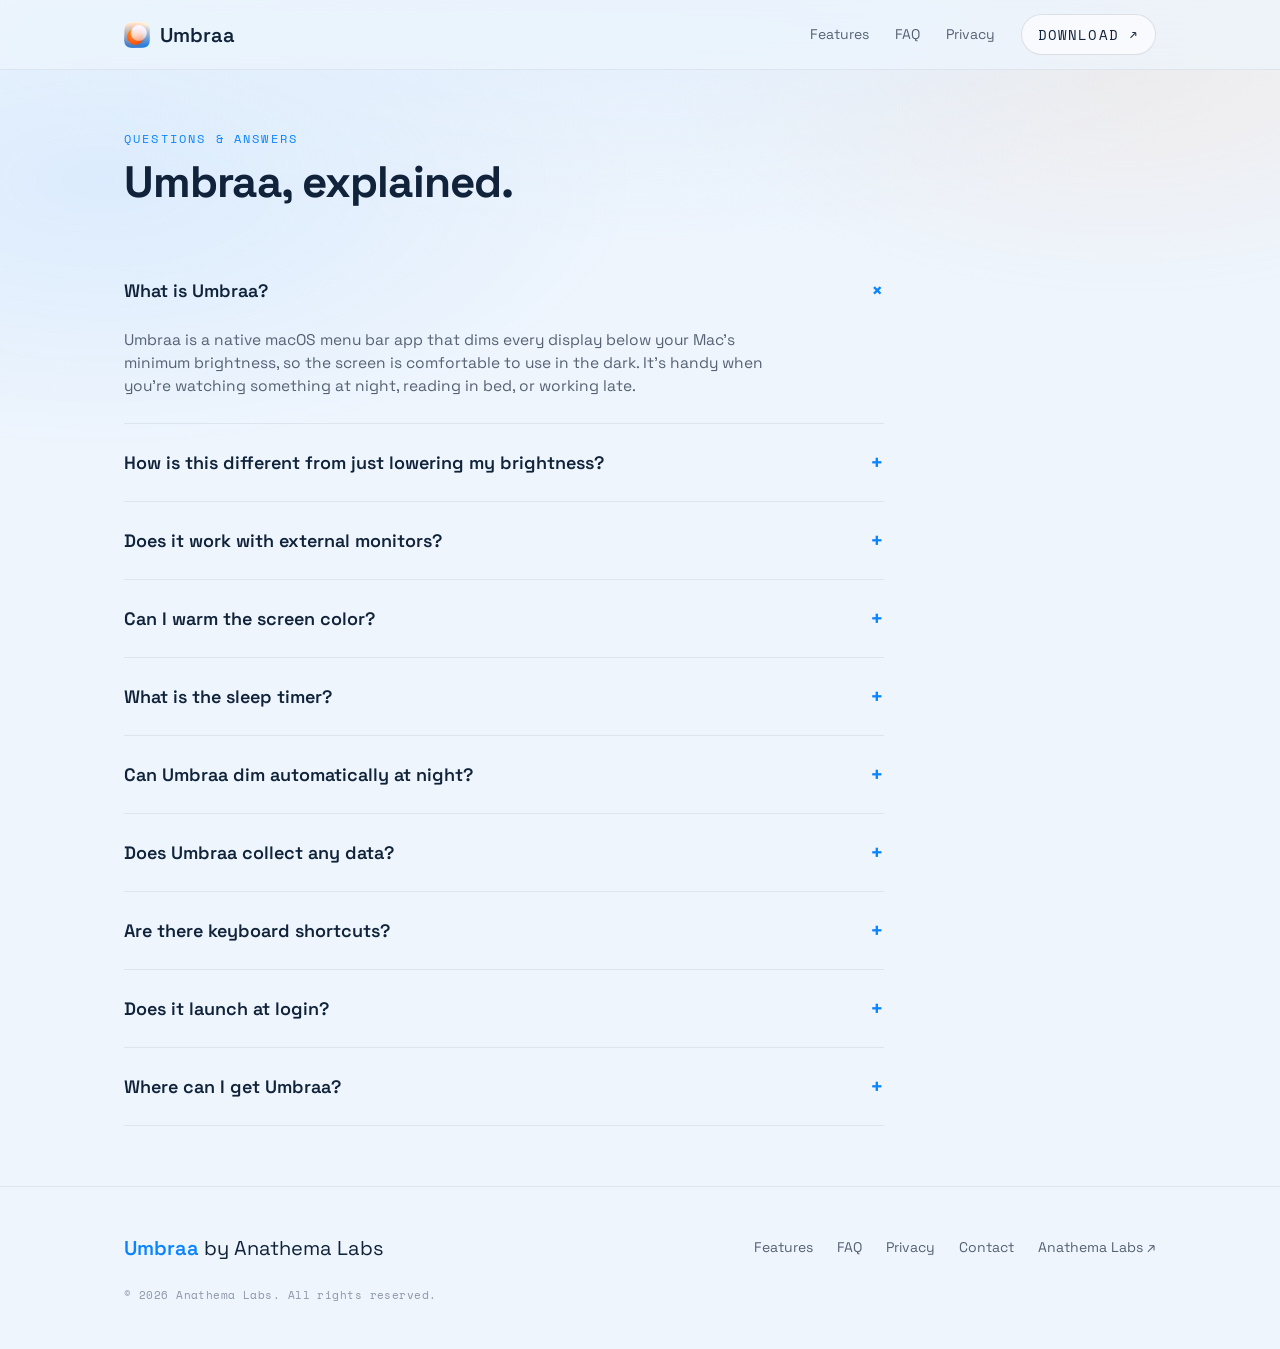
<file: umbraa/faq.html>
<!DOCTYPE html>
<html lang="en">
<head>
  <meta charset="UTF-8" />
  <meta name="viewport" content="width=device-width, initial-scale=1.0" />
  <title>Umbraa FAQ</title>
  <meta name="description" content="Frequently asked questions about Umbraa, the macOS menu-bar app that dims your display below the system minimum for comfortable use in the dark." />
  <link rel="canonical" href="https://anathemalabs.com/umbraa/faq.html" />
  <link rel="icon" href="../assets/icons/umbraa.png" />
  <link rel="preconnect" href="https://fonts.googleapis.com" />
  <link rel="preconnect" href="https://fonts.gstatic.com" crossorigin />
  <link href="https://fonts.googleapis.com/css2?family=EB+Garamond:ital,wght@0,400;0,500;0,600;1,400&family=Space+Grotesk:wght@400;500;600;700&family=Space+Mono:wght@400;700&display=swap" rel="stylesheet" />
  <link rel="stylesheet" href="umbraa.css" />
</head>
<body>

  <nav class="nav">
    <div class="nav__inner">
      <a class="nav__brand" href="index.html">
        <img src="../assets/icons/umbraa.png" alt="Umbraa" />
        <span>Umbraa</span>
      </a>
      <div class="nav__links">
        <a href="index.html#features">Features</a>
        <a href="faq.html">FAQ</a>
        <a href="privacy.html">Privacy</a>
        <a class="btn btn--ghost" href="https://apps.apple.com/app/umbraa/id6786208355" target="_blank" rel="noopener">Download ↗</a>
      </div>
    </div>
  </nav>

  <div class="wrap">
    <section>
      <div class="section-head">
        <p class="eyebrow">Questions &amp; answers</p>
        <h2>Umbraa, explained.</h2>
      </div>

      <div class="faq-list">
        <details class="faq" open>
          <summary>What is Umbraa? <span class="faq__sign">+</span></summary>
          <div class="faq__answer">Umbraa is a native macOS menu bar app that dims every display below your Mac's minimum brightness, so the screen is comfortable to use in the dark. It's handy when you're watching something at night, reading in bed, or working late.</div>
        </details>

        <details class="faq">
          <summary>How is this different from just lowering my brightness? <span class="faq__sign">+</span></summary>
          <div class="faq__answer">Even at its lowest setting, your Mac's backlight can still be too bright in a dark room. Umbraa adds an overlay that dims the display much further, and it can warm the color too.</div>
        </details>

        <details class="faq">
          <summary>Does it work with external monitors? <span class="faq__sign">+</span></summary>
          <div class="faq__answer">Yes. Umbraa dims every connected display, including external monitors.</div>
        </details>

        <details class="faq">
          <summary>Can I warm the screen color? <span class="faq__sign">+</span></summary>
          <div class="faq__answer">Yes. You can choose Neutral, Warm, or Red. Warm and red are easier on your eyes late at night and keep the screen from feeling harsh.</div>
        </details>

        <details class="faq">
          <summary>What is the sleep timer? <span class="faq__sign">+</span></summary>
          <div class="faq__answer">Set a timer and Umbraa fades the screen to black when it runs out, so a bright screen doesn't wake you up if you fall asleep watching something.</div>
        </details>

        <details class="faq">
          <summary>Can Umbraa dim automatically at night? <span class="faq__sign">+</span></summary>
          <div class="faq__answer">Yes. Turn on sunset-to-sunrise automation and Umbraa brings the dimming on at dusk and takes it off at dawn.</div>
        </details>

        <details class="faq">
          <summary>Does Umbraa collect any data? <span class="faq__sign">+</span></summary>
          <div class="faq__answer">No. Umbraa does not collect, store, or send any personal data. There are no accounts, no analytics, and no tracking. You can read the full <a href="privacy.html">Privacy Policy</a>.</div>
        </details>

        <details class="faq">
          <summary>Are there keyboard shortcuts? <span class="faq__sign">+</span></summary>
          <div class="faq__answer">Yes. You can adjust dimming, toggle Umbraa, and start the sleep timer with keyboard shortcuts.</div>
        </details>

        <details class="faq">
          <summary>Does it launch at login? <span class="faq__sign">+</span></summary>
          <div class="faq__answer">Yes, if you want. Umbraa can launch at login and pick up where you left off.</div>
        </details>

        <details class="faq">
          <summary>Where can I get Umbraa? <span class="faq__sign">+</span></summary>
          <div class="faq__answer">Umbraa is available now on the <a href="https://apps.apple.com/app/umbraa/id6786208355" target="_blank" rel="noopener">Mac App Store</a> for $3.99 in the US. Pricing varies by country.</div>
        </details>
      </div>
    </section>
  </div>

  <footer class="footer">
    <div class="wrap footer__inner">
      <div class="footer__brand"><b>Umbraa</b> by Anathema Labs</div>
      <div class="footer__links">
        <a href="index.html#features">Features</a>
        <a href="faq.html">FAQ</a>
        <a href="privacy.html">Privacy</a>
        <a href="mailto:support@anathemalabs.com">Contact</a>
        <a href="../index.html">Anathema Labs ↗</a>
      </div>
      <div class="footer__copy">© 2026 Anathema Labs. All rights reserved.</div>
    </div>
  </footer>

</body>
</html>
</file>
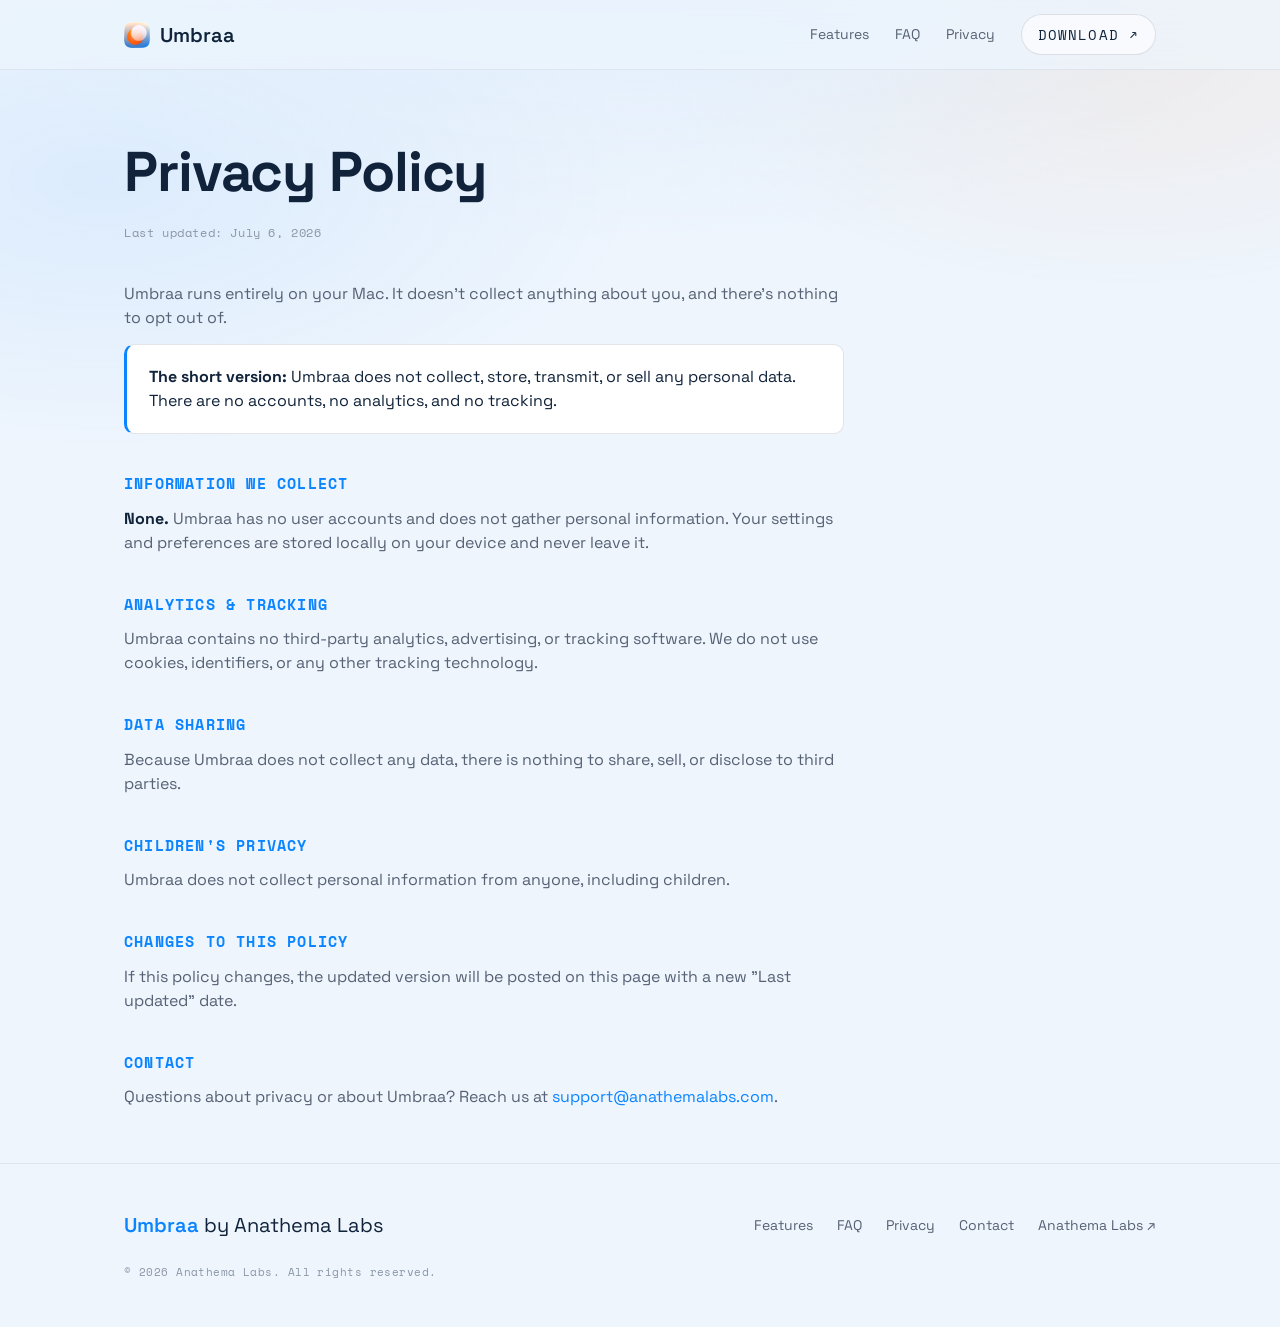
<file: umbraa/privacy.html>
<!DOCTYPE html>
<html lang="en">
<head>
  <meta charset="UTF-8" />
  <meta name="viewport" content="width=device-width, initial-scale=1.0" />
  <title>Umbraa Privacy Policy</title>
  <meta name="description" content="Umbraa's privacy policy. Umbraa runs entirely on your Mac and does not collect, store, or share any personal data." />
  <link rel="canonical" href="https://anathemalabs.com/umbraa/privacy.html" />
  <link rel="icon" href="../assets/icons/umbraa.png" />
  <link rel="preconnect" href="https://fonts.googleapis.com" />
  <link rel="preconnect" href="https://fonts.gstatic.com" crossorigin />
  <link href="https://fonts.googleapis.com/css2?family=EB+Garamond:ital,wght@0,400;0,500;0,600;1,400&family=Space+Grotesk:wght@400;500;600;700&family=Space+Mono:wght@400;700&display=swap" rel="stylesheet" />
  <link rel="stylesheet" href="umbraa.css" />
</head>
<body>

  <nav class="nav">
    <div class="nav__inner">
      <a class="nav__brand" href="index.html">
        <img src="../assets/icons/umbraa.png" alt="Umbraa" />
        <span>Umbraa</span>
      </a>
      <div class="nav__links">
        <a href="index.html#features">Features</a>
        <a href="faq.html">FAQ</a>
        <a href="privacy.html">Privacy</a>
        <a class="btn btn--ghost" href="https://apps.apple.com/app/umbraa/id6786208355" target="_blank" rel="noopener">Download ↗</a>
      </div>
    </div>
  </nav>

  <div class="wrap">
    <article class="prose">
      <h1>Privacy Policy</h1>
      <p class="updated">Last updated: July 6, 2026</p>

      <p>Umbraa runs entirely on your Mac. It doesn't collect anything about you, and there's nothing to opt out of.</p>

      <div class="callout">
        <strong>The short version:</strong> Umbraa does not collect, store, transmit, or sell any personal data. There are no accounts, no analytics, and no tracking.
      </div>

      <h2>Information we collect</h2>
      <p><strong>None.</strong> Umbraa has no user accounts and does not gather personal information. Your settings and preferences are stored locally on your device and never leave it.</p>

      <h2>Analytics &amp; tracking</h2>
      <p>Umbraa contains no third-party analytics, advertising, or tracking software. We do not use cookies, identifiers, or any other tracking technology.</p>

      <h2>Data sharing</h2>
      <p>Because Umbraa does not collect any data, there is nothing to share, sell, or disclose to third parties.</p>

      <h2>Children's privacy</h2>
      <p>Umbraa does not collect personal information from anyone, including children.</p>

      <h2>Changes to this policy</h2>
      <p>If this policy changes, the updated version will be posted on this page with a new "Last updated" date.</p>

      <h2>Contact</h2>
      <p>Questions about privacy or about Umbraa? Reach us at <a href="mailto:support@anathemalabs.com?subject=Umbraa%20Privacy">support@anathemalabs.com</a>.</p>
    </article>
  </div>

  <footer class="footer">
    <div class="wrap footer__inner">
      <div class="footer__brand"><b>Umbraa</b> by Anathema Labs</div>
      <div class="footer__links">
        <a href="index.html#features">Features</a>
        <a href="faq.html">FAQ</a>
        <a href="privacy.html">Privacy</a>
        <a href="mailto:support@anathemalabs.com">Contact</a>
        <a href="../index.html">Anathema Labs ↗</a>
      </div>
      <div class="footer__copy">© 2026 Anathema Labs. All rights reserved.</div>
    </div>
  </footer>

</body>
</html>
</file>
<file: css/design-system.css>
/* ============================================================
   ANATHEMA LABS — DESIGN SYSTEM
   Single source of truth for the anathemalabs.com studio site.

   This file owns every design primitive: colour, typography,
   space, radii, borders, elevation, motion and layering. Nothing
   here targets a component — component styles live in style.css
   (desktop/mobile shell) and consume the tokens defined below.

   The language is "classic macOS, drawn by hand": a warm paper
   ground, near-black ink, a single orange accent, an ultramarine
   grid, hard 1.5px rules and hard offset shadows. EB Garamond for
   the wordmark, Space Grotesk for UI, Space Mono for labels.

   Dark mode is driven by `html.theme-dark` (toggled in js/app.js
   from prefers-color-scheme, with a manual override). Only the raw
   ramp is re-pointed for dark — every semantic token references the
   ramp, so the whole system flips from one block.

   Contents
     1. Brand palette (raw)
     2. Neutral ramp (raw)
     3. Semantic colour roles
     4. Typography
     5. Space
     6. Radii
     7. Borders & rules
     8. Elevation (shadows)
     9. Motion
    10. Layering (z-index)
    11. Dark theme (ramp re-point)
   ============================================================ */

:root {
  color-scheme: light dark;

  /* ---------- 1. Brand palette (raw) ---------- */
  --orange:        #ff5b04;   /* the one accent */
  --orange-deep:   #e34e00;   /* pressed / hover-dark accent */
  --ultramarine:   #1f2c9c;   /* structural blue, source of the grid */
  --grid-line:     rgba(26,43,200,0.34);   /* desktop/mobile graph grid */

  /* ---------- 2. Neutral ramp (raw) ----------
     Named by role at full strength. `--black` is the ink used for
     text AND rules; it inverts to near-white in dark mode. */
  --black:  #0b0b0c;   /* primary ink + borders */
  --ink:    #141416;   /* body copy */
  --white:  #f7f6f3;   /* base backdrop */
  --paper:  #fbfaf8;   /* raised surfaces: windows, menus, sheets */
  --gray-1: #e7e5e0;   /* hairline dividers on paper */
  --gray-2: #c9c6bf;   /* disabled / secondary rule */
  --gray-3: #8a8880;   /* muted text, captions */

  /* ---------- 3. Semantic colour roles ----------
     Prefer these in components; they carry meaning and flip cleanly. */
  --bg:            var(--white);   /* page ground */
  --surface:       var(--paper);   /* raised panel */
  --text-strong:   var(--black);   /* headings, high-emphasis, borders */
  --text:          var(--ink);     /* body copy */
  --text-muted:    var(--gray-3);  /* labels, captions, meta */
  --accent:        var(--orange);
  --accent-strong: var(--orange-deep);
  --on-accent:     var(--paper);   /* text/glyph on an orange fill */
  --border-color:  var(--black);
  --divider:       var(--gray-1);

  /* ---------- 4. Typography ---------- */
  /* families */
  --font-logo: "EB Garamond", Garamond, "Times New Roman", serif;      /* wordmark / display serif */
  --font-ui:   "Space Grotesk", -apple-system, system-ui, sans-serif;  /* interface sans */
  --font-mono: "Space Mono", ui-monospace, "SF Mono", monospace;       /* labels / tech / clock */

  /* type scale — matches the shell's real sizes so components can adopt it */
  --text-2xs:  10.5px;  /* micro labels, chips */
  --text-xs:   11px;    /* button labels, tooltips */
  --text-sm:   12px;    /* menu meta, taglines */
  --text-base: 13px;    /* default UI text */
  --text-md:   14.5px;  /* body copy */
  --text-lg:   17px;    /* menubar wordmark */
  --text-xl:   26px;    /* sheet name */
  --text-2xl:  40px;    /* window brand */
  --text-3xl:  46px;    /* mobile hero brand */

  /* weights */
  --weight-regular: 400;
  --weight-medium:  500;
  --weight-semibold:600;
  --weight-bold:    700;

  /* leading */
  --leading-tight: 0.95;
  --leading-snug:  1.25;
  --leading-body:  1.55;

  /* tracking (letter-spacing) */
  --tracking-tight:  -0.015em;
  --tracking-normal:  0;
  --tracking-label:   0.1em;   /* mono labels / buttons */
  --tracking-caps:    0.14em;  /* uppercase mono taglines */

  /* ---------- 5. Space ----------
     Tight macOS rhythm; use for padding, gaps and offsets. */
  --space-1:  4px;
  --space-2:  8px;
  --space-3:  12px;
  --space-4:  16px;
  --space-5:  20px;
  --space-6:  24px;
  --space-8:  32px;
  --space-10: 40px;
  --space-12: 48px;

  /* ---------- 6. Radii ---------- */
  --radius-xs:   5px;    /* menu rows, small controls */
  --radius-sm:   6px;    /* tooltips */
  --radius-md:   14px;   /* dock tiles, cards */
  --radius-lg:   22px;   /* pill buttons, panels */
  --radius-ios:  24px;   /* iOS dock / sheet corners */
  --radius-pill: 999px;  /* fully rounded */

  /* ---------- 7. Borders & rules ---------- */
  --border-width: 1.5px;
  --line: var(--border-width) solid var(--border-color);   /* the signature hard rule */

  /* ---------- 8. Elevation (hard offset shadows) ---------- */
  --shadow-hard:    4px 4px 0 var(--black);   /* windows, menus, dropdowns */
  --shadow-hard-lg: 8px 8px 0 var(--black);   /* full-page cards (404) */

  /* ---------- 9. Motion ---------- */
  --dur-instant: 0.08s;   /* press feedback */
  --dur-fast:    0.12s;   /* hovers, toggles */
  --dur-base:    0.18s;   /* tile lift, default */
  --dur-slow:    0.32s;   /* sheet slide */
  --ease-out:    cubic-bezier(.2, .8, .2, 1);   /* dock / general */
  --ease-spring: cubic-bezier(.2, .9, .2, 1);   /* sheet / overshoot */

  /* ---------- 10. Layering (z-index) ---------- */
  --z-base:     1;    /* ambient logo fx */
  --z-window:   10;   /* draggable windows, floating iPod */
  --z-menubar:  50;   /* top menu bar */
  --z-dock:     60;   /* dock */
  --z-sheet:    100;  /* mobile sheet */
  --z-dropdown: 200;  /* open menus */
}

/* ============================================================
   11. Dark theme — re-point the raw ramp only.
   `html.theme-dark` is set from prefers-color-scheme in js/app.js
   (with a manual toggle). Semantic tokens, borders and shadows
   inherit the flip automatically.
   ============================================================ */
html.theme-dark {
  --white:  #0d0d10;   /* base backdrop */
  --paper:  #17171c;   /* raised surfaces */
  --black:  #ece9e3;   /* ink + borders (now light) */
  --ink:    #cfccc5;   /* body copy */
  --gray-1: #2b2b32;
  --gray-2: #3c3c45;
  --gray-3: #8f8d85;
  --grid-line: rgba(96,116,255,0.24);   /* brightened ultramarine */

  --shadow-hard:    5px 5px 0 rgba(0,0,0,0.5);
  --shadow-hard-lg: 8px 8px 0 rgba(0,0,0,0.5);
}
</file>
<file: css/style.css>
/* ============================================================
   ANATHEMA LABS — desktop/mobile shell
   1. Base   2. Shared brand
   3. Desktop (classic macOS)   4. Mobile (iOS)   5. Sheet

   Design primitives (colour, type, space, radii, borders,
   elevation, motion, z-index) live in css/design-system.css and
   MUST be linked before this file. This file only styles the shell.
   ============================================================ */

/* ---------- 1. Base ---------- */
* { box-sizing: border-box; margin: 0; padding: 0; }

html, body {
  height: 100%;
  font-family: var(--font-ui);
  color: var(--black);
  -webkit-font-smoothing: antialiased;
  overscroll-behavior: none;
}

body { overflow: hidden; }

.screen { display: none; }

/* Toggle layouts by viewport. Desktop metaphor >= 900px. */
@media (min-width: 900px) {
  #desktop { display: block; }
}
@media (max-width: 899px) {
  #mobile { display: block; }
}

button { font: inherit; color: inherit; background: none; border: none; cursor: pointer; }

/* ---------- 2. Shared brand ---------- */
.brand {
  font-family: var(--font-logo);
  font-weight: 500;
  letter-spacing: 0.01em;
  line-height: 0.95;
  color: var(--orange);
}
.brand__thin {
  font-family: var(--font-ui);
  font-style: normal;
  font-weight: 600;
  font-size: 0.78em;
  letter-spacing: -0.015em;
  color: var(--black);
  margin-left: 0.16em;
}
.tag {
  font-family: var(--font-mono);
  font-size: 12px;
  letter-spacing: 0.14em;
  text-transform: uppercase;
  color: var(--gray-3);
  margin-top: 10px;
}

/* ============================================================
   3. DESKTOP — classic macOS
   ============================================================ */
#desktop {
  position: fixed;
  inset: 0;
  background-color: var(--white);
  background-image:
    linear-gradient(var(--grid-line) 1px, transparent 1px),
    linear-gradient(90deg, var(--grid-line) 1px, transparent 1px),
    radial-gradient(120% 120% at 100% 0%, #ffffff 0%, var(--white) 42%, #eceae4 100%);
  background-size: 44px 44px, 44px 44px, 100% 100%;
  background-position: 0 0, 0 0, 0 0;
}

/* --- Menu bar --- */
.menubar {
  position: relative;
  z-index: var(--z-menubar);
  height: 30px;
  display: flex;
  align-items: center;
  justify-content: space-between;
  padding: 0 14px;
  background: var(--paper);
  border-bottom: var(--line);
  box-shadow: 0 1px 0 rgba(0,0,0,0.05);
}
.menubar__left { display: flex; align-items: baseline; gap: 22px; }
.menubar__logo {
  font-family: var(--font-logo);
  font-size: 17px;
  font-weight: 600;
  letter-spacing: 0.01em;
}
.menubar__menus { display: flex; gap: 4px; }
.menu-item {
  font-family: var(--font-ui);
  font-size: 13px;
  font-weight: 500;
  padding: 3px 9px;
  border-radius: 5px;
  color: var(--ink);
}
.menu-item:hover { background: var(--black); color: var(--paper); }

.menubar__right {
  display: flex; align-items: center; gap: 16px;
  font-family: var(--font-mono);
  font-size: 12.5px;
  letter-spacing: 0.06em;
}

/* --- Dropdown menus --- */
.menu { position: relative; }
.menu-trigger { cursor: pointer; }
.menubar__logo.menu-trigger { padding: 0; }
.menu.open > .menu-item { background: var(--black); color: var(--paper); }
.menu--app.open .menubar__logo { color: var(--orange); }
.menu-dropdown {
  position: absolute;
  top: calc(100% + 5px);
  left: 0;
  z-index: var(--z-dropdown);
  display: none;
  min-width: 214px;
  padding: 5px;
  background: var(--paper);
  border: var(--line);
  box-shadow: var(--shadow-hard);
}
.menu.open .menu-dropdown { display: block; }
.menu-opt {
  display: flex;
  align-items: center;
  justify-content: space-between;
  gap: 14px;
  width: 100%;
  text-align: left;
  font-family: var(--font-ui);
  font-size: 13px;
  font-weight: 500;
  padding: 6px 10px;
  border-radius: 5px;
  white-space: nowrap;
}
.menu-opt:hover { background: var(--black); color: var(--paper); }
.menu-opt__sub {
  font-family: var(--font-mono);
  font-size: 10px;
  letter-spacing: 0.04em;
  color: var(--gray-3);
}
.menu-opt:hover .menu-opt__sub { color: var(--gray-2); }
.menu-opt__note { color: var(--orange); font-size: 10px; }
.menu-sep { height: 1px; background: var(--gray-1); margin: 5px 8px; }

/* --- Desktop surface --- */
.desktop-surface { position: absolute; inset: 30px 0 0 0; }

/* --- Classic window --- */
.win {
  position: absolute;
  display: flex;
  flex-direction: column;
  max-height: calc(100vh - 110px);
  background: var(--paper);
  border: var(--line);
  box-shadow: var(--shadow-hard);
  min-width: 260px;
}
.win__bar {
  position: relative;
  flex: none;
  display: flex;
  align-items: center;
  height: 26px;
  padding: 0 8px;
  border-bottom: var(--line);
  cursor: grab;
  user-select: none;
}
.win__bar:active { cursor: grabbing; }
.win__close {
  width: 13px; height: 13px;
  border: var(--line);
  background: var(--paper);
  flex: none;
}
.win__close:hover { background: var(--orange); }
.win__title {
  font-family: var(--font-mono);
  font-size: 12px;
  font-weight: 700;
  letter-spacing: 0.04em;
  text-transform: uppercase;
  padding: 0 10px;
  background: var(--paper);
  z-index: 1;
}
/* pinstripe fill behind title */
.win__lines {
  position: absolute;
  inset: 5px 8px 5px 8px;
  background: repeating-linear-gradient(
    var(--black) 0 1px, transparent 1px 3px);
  opacity: 0.55;
  z-index: 0;
}
.win__title, .win__close { position: relative; z-index: 2; }

.win__body { padding: 22px 22px 24px; overflow-y: auto; min-height: 0; }
.win__body .brand { font-size: 40px; }
.win__body .tag { margin-bottom: 16px; }
.copy {
  font-size: 14.5px;
  line-height: 1.55;
  color: var(--ink);
  max-width: 42ch;
}
.win__meta { display: flex; gap: 8px; margin-top: 20px; flex-wrap: wrap; }
.chip {
  font-family: var(--font-mono);
  font-size: 10.5px;
  letter-spacing: 0.12em;
  padding: 4px 9px;
  border: var(--line);
  border-radius: 20px;
  color: inherit;
  text-decoration: none;
}
a.chip { transition: transform 0.12s; }
a.chip:hover { transform: translateY(-1px); }
.chip--accent { background: var(--orange); color: var(--paper); border-color: var(--orange); }

/* primary contact button (opens the mail composer) */
.btn-contact {
  display: inline-flex;
  align-items: center;
  gap: 6px;
  font-family: var(--font-mono);
  font-size: 11px;
  letter-spacing: 0.1em;
  text-transform: uppercase;
  padding: 9px 16px;
  border: var(--line);
  border-radius: 22px;
  background: var(--orange);
  border-color: var(--orange);
  color: var(--paper);
  text-decoration: none;
  transition: transform 0.12s, filter 0.12s;
}
.btn-contact:hover { transform: translateY(-1px); filter: brightness(1.05); }

/* project window extras */
.win__body .proj-tagline {
  font-family: var(--font-mono);
  font-size: 12px;
  letter-spacing: 0.1em;
  text-transform: uppercase;
  color: var(--orange);
  margin-bottom: 12px;
}
.win__icon {
  width: 56px; height: 56px; margin-bottom: 14px;
  display: grid; place-items: center;
  border: var(--line);
  overflow: hidden;
}
.win__icon svg { width: 32px; height: 32px; }

/* real image icons, full-bleed in any tile container */
.ios-app__icon--img, .sheet__icon--img, .dock__tile--img { padding: 0; }
.win__icon img, .ios-app__icon img, .sheet__icon img {
  width: 100%; height: 100%; object-fit: cover; display: block;
}

/* project feature list + contact (window + sheet) */
.proj-features {
  list-style: none;
  margin: 16px 0 2px;
  display: grid;
  gap: 9px;
}
.proj-features li {
  position: relative;
  padding-left: 16px;
  font-size: 13px;
  line-height: 1.45;
  color: var(--ink);
}
.proj-features li::before {
  content: "";
  position: absolute;
  left: 0; top: 6px;
  width: 6px; height: 6px;
  background: var(--orange);
}
.feat__t { font-weight: 600; }
.proj-contact {
  display: inline-block;
  margin-top: 16px;
  font-family: var(--font-mono);
  font-size: 11px;
  letter-spacing: 0.04em;
  color: var(--gray-3);
  text-decoration: none;
  border-bottom: 1px solid var(--gray-2);
}
.proj-contact:hover { color: var(--orange); border-color: var(--orange); }
.sheet__meta { display: flex; gap: 8px; flex-wrap: wrap; margin-top: 18px; }
.sheet__meta .sheet__status { margin-top: 0; }
.sheet__status--accent {
  background: var(--orange);
  color: var(--paper);
  border-color: var(--orange);
  text-decoration: none;
}

/* --- Dock (frosted glass) --- */
.dock {
  position: absolute;
  bottom: 20px;
  left: 50%;
  transform: translateX(-50%);
  z-index: var(--z-dock);
  display: flex;
  align-items: flex-end;
  gap: 14px;
  padding: 12px 16px;
  border-radius: 26px;
  background: rgba(250,249,246,0.3);
  border: 1px solid rgba(255,255,255,0.55);
  box-shadow:
    0 18px 44px -10px rgba(24,18,12,0.34),
    0 2px 8px -2px rgba(24,18,12,0.16),
    inset 0 1px 1px rgba(255,255,255,0.9),
    inset 0 -1px 2px rgba(0,0,0,0.05);
  backdrop-filter: blur(30px) saturate(1.9);
  -webkit-backdrop-filter: blur(30px) saturate(1.9);
}
/* top specular sheen */
.dock::before {
  content: "";
  position: absolute; inset: 0;
  border-radius: 26px;
  pointer-events: none;
  background: linear-gradient(180deg,
    rgba(255,255,255,0.5) 0%,
    rgba(255,255,255,0.06) 44%,
    rgba(255,255,255,0) 62%);
}
/* faint inner rim light */
.dock::after {
  content: "";
  position: absolute; inset: 1px;
  border-radius: 25px;
  pointer-events: none;
  box-shadow: inset 0 0 0 1px rgba(255,255,255,0.22);
}

.dock__item {
  position: relative;
  z-index: 1;
  flex: none;
  display: flex;
  flex-direction: column;
  align-items: center;
  background: none;
}

/* the icon tile */
.dock__tile {
  width: 54px; height: 54px;
  border-radius: 14px;
  overflow: hidden;
  display: grid; place-items: center;
  background: var(--orange);
  border: 1.5px solid var(--black);
  box-shadow: inset 0 1px 0 rgba(255,255,255,0.35), 0 4px 9px -3px rgba(20,15,10,0.4);
  transition: transform 0.18s cubic-bezier(.2,.8,.2,1), filter 0.18s;
  /* promote to its own GPU layer so the SVG-glyph tiles don't re-rasterize
     (and shimmer) sub-pixel while lifting over the dock's backdrop blur */
  will-change: transform;
  transform: translateZ(0);
  backface-visibility: hidden;
}
.dock__item--mono .dock__tile { background: var(--paper); }
.dock__tile svg { width: 30px; height: 30px; color: var(--paper); }
.dock__item--mono .dock__tile svg { color: var(--black); }

/* studio "home" tile — off-white with orange Garamond wordmark */

/* studio "home" wordmark tiles on iOS (dock icon + About sheet) */

/* dock divider between studio home and the projects */
.dock__divider {
  align-self: center;
  width: 1.5px;
  height: 44px;
  margin: 0 3px;
  background: rgba(11,11,12,0.22);
  border-radius: 1px;
}
.dock__tile--img img { width: 100%; height: 100%; object-fit: cover; display: block; }

/* real image icons carry their own shape + shadow — strip the tile chrome */
.dock__tile--img, .ios-app__icon--img, .sheet__icon--img {
  background: transparent;
  border: none;
  box-shadow: none;
  overflow: visible;
}
.dock__item:hover .dock__tile { transform: translate3d(0, -6px, 0); filter: brightness(1.05); }

/* reflections removed for the clean glass look */
.dock__reflect { display: none; }

/* click bounce */
@keyframes dockBounce {
  0%   { transform: translate3d(0, -5px, 0); }
  28%  { transform: translate3d(0, -18px, 0); }
  55%  { transform: translate3d(0, 0, 0); }
  75%  { transform: translate3d(0, -7px, 0); }
  100% { transform: translate3d(0, 0, 0); }
}
.dock__tile.is-bouncing { animation: dockBounce 0.55s ease; }

/* dock tooltip */
.dock__label {
  position: absolute;
  bottom: calc(100% + 4px);
  left: 50%;
  transform: translateX(-50%) translateY(4px);
  padding: 4px 10px;
  background: var(--black);
  color: var(--paper);
  font-family: var(--font-mono);
  font-size: 11px;
  letter-spacing: 0.06em;
  white-space: nowrap;
  border-radius: 6px;
  opacity: 0;
  pointer-events: none;
  transition: opacity 0.12s, transform 0.12s;
}
.dock__item:hover .dock__label { opacity: 1; transform: translateX(-50%) translateY(0); }

/* ============================================================
   4. MOBILE — iOS home screen
   ============================================================ */
#mobile {
  position: fixed;
  inset: 0;
  display: none;
  flex-direction: column;
  background:
    radial-gradient(140% 100% at 50% -10%, #ffffff 0%, var(--white) 45%, #e8e6e1 100%);
  padding: env(safe-area-inset-top) 0 env(safe-area-inset-bottom);
}
@media (max-width: 899px) {
  #mobile { display: flex; }
}
#mobile::before {
  content: "";
  position: absolute; inset: 0; pointer-events: none;
  background-image:
    linear-gradient(var(--grid-line) 1px, transparent 1px),
    linear-gradient(90deg, var(--grid-line) 1px, transparent 1px);
  background-size: 40px 40px;
  background-position: 0 0;
}

/* status bar */
.ios-status {
  position: relative; z-index: 2;
  display: flex; align-items: center; justify-content: space-between;
  height: 44px; padding: 0 26px;
  font-family: var(--font-mono);
  font-weight: 700; font-size: 14px;
}
.ios-status__icons { display: flex; align-items: center; gap: 6px; }
.ios-ic { height: 12px; width: auto; fill: var(--black); color: var(--black); }

/* home area */
.ios-home {
  position: relative; z-index: 2;
  flex: 1;
  display: flex; flex-direction: column;
  padding: 8px 26px 0;
  min-height: 0;
}
.ios-hero { text-align: center; padding: 26px 0 30px; }

/* when there are no grid apps (all pinned to the dock), center the hero */
.ios-home.is-empty { justify-content: center; padding-bottom: 40px; }
.ios-home.is-empty .ios-hero { padding: 0; }
.brand--ios { font-size: 46px; }
.tag--ios { margin-top: 12px; }

.ios-grid {
  display: grid;
  grid-template-columns: repeat(4, 1fr);
  gap: 22px 14px;
  align-content: start;
  padding-top: 6px;
}

.ios-app { display: flex; flex-direction: column; align-items: center; gap: 7px; }
.ios-app__icon {
  width: 58px; height: 58px;
  border-radius: 30%; /* squircle-ish */
  display: grid; place-items: center;
  background: var(--paper);
  border: var(--line);
  box-shadow: 0 3px 0 rgba(0,0,0,0.12);
  transition: transform 0.12s;
  overflow: hidden;
}
.ios-app:active .ios-app__icon { transform: scale(0.9); }
.ios-app__icon svg { width: 30px; height: 30px; color: var(--black); }
.ios-app__icon--accent { background: var(--orange); }
.ios-app__icon--accent svg { color: var(--paper); }
.ios-app__label {
  font-family: var(--font-ui);
  font-size: 11.5px; font-weight: 500;
  color: var(--ink);
  letter-spacing: 0.01em;
}

/* iOS dock */
.ios-dock {
  position: relative; z-index: 2;
  margin: 14px 14px calc(14px + env(safe-area-inset-bottom));
  padding: 14px 18px;
  display: flex; justify-content: center; gap: 30px;
  background: rgba(251,250,248,0.55);
  backdrop-filter: blur(20px) saturate(1.5);
  -webkit-backdrop-filter: blur(20px) saturate(1.5);
  border: var(--line);
  border-radius: var(--radius-ios);
}
.ios-dock .ios-app__label { display: none; }

/* ============================================================
   5. Sheet (mobile app detail)
   ============================================================ */
.sheet {
  position: fixed; inset: 0; z-index: var(--z-sheet);
  display: none;
}
.sheet.is-open { display: block; }
.sheet__scrim {
  position: absolute; inset: 0;
  background: rgba(11,11,12,0.35);
  opacity: 0;
  transition: opacity 0.25s;
}
.sheet.is-open .sheet__scrim { opacity: 1; }
.sheet__panel {
  position: absolute; left: 0; right: 0; bottom: 0;
  background: var(--paper);
  border-top: var(--line);
  border-radius: 22px 22px 0 0;
  padding: 10px 26px calc(30px + env(safe-area-inset-bottom));
  transform: translateY(100%);
  transition: transform 0.32s cubic-bezier(.2,.9,.2,1);
  max-height: 82vh; overflow: auto;
}
.sheet.is-open .sheet__panel { transform: translateY(0); }
.sheet__grab {
  width: 40px; height: 5px; border-radius: 3px;
  background: var(--gray-2);
  margin: 0 auto 20px;
}
.sheet__icon {
  width: 72px; height: 72px; border-radius: 30%;
  display: grid; place-items: center;
  border: var(--line); background: var(--paper);
  margin-bottom: 16px;
  overflow: hidden;
}
.sheet__icon--accent { background: var(--orange); }
.sheet__icon--accent svg { color: var(--paper); }
.sheet__icon svg { width: 38px; height: 38px; }
.sheet__name { font-family: var(--font-ui); font-size: 26px; font-weight: 700; }
.sheet__tagline {
  font-family: var(--font-mono); font-size: 12px; letter-spacing: 0.1em;
  text-transform: uppercase; color: var(--orange); margin: 6px 0 16px;
}
.sheet__about { font-size: 15px; line-height: 1.6; color: var(--ink); }
.sheet__status {
  display: inline-block; margin-top: 18px;
  font-family: var(--font-mono); font-size: 11px; letter-spacing: 0.12em;
  padding: 5px 12px; border: var(--line); border-radius: 20px;
}

/* ============================================================
   6. DARK THEME — component surfaces that hardcode colours.
   The token flip lives in css/design-system.css (html.theme-dark);
   the rules below only cover surfaces the tokens can't reach
   (frosted glass, gradients, backdrops).
   ============================================================ */

/* backdrops — dark vignette; the grid flips via --grid-line */
html.theme-dark #desktop {
  background-image:
    linear-gradient(var(--grid-line) 1px, transparent 1px),
    linear-gradient(90deg, var(--grid-line) 1px, transparent 1px),
    radial-gradient(120% 120% at 100% 0%, #20202b 0%, var(--white) 46%, #060608 100%);
}
html.theme-dark #mobile {
  background: radial-gradient(140% 100% at 50% -10%, #20202b 0%, var(--white) 45%, #060608 100%);
}

/* frosted docks → dark glass */
html.theme-dark .dock {
  background: rgba(26,26,32,0.42);
  border-color: rgba(255,255,255,0.14);
  box-shadow:
    0 18px 44px -10px rgba(0,0,0,0.6),
    0 2px 8px -2px rgba(0,0,0,0.4),
    inset 0 1px 1px rgba(255,255,255,0.10),
    inset 0 -1px 2px rgba(0,0,0,0.35);
}
html.theme-dark .dock::before {
  background: linear-gradient(180deg, rgba(255,255,255,0.14) 0%, rgba(255,255,255,0.03) 44%, rgba(255,255,255,0) 62%);
}
html.theme-dark .dock::after { box-shadow: inset 0 0 0 1px rgba(255,255,255,0.08); }
html.theme-dark .ios-dock {
  background: rgba(26,26,32,0.5);
  border-color: rgba(255,255,255,0.14);
}

/* studio "home" wordmark tiles → dark surface (orange text stays) */
html.theme-dark .dock__divider { background: rgba(255,255,255,0.18); }

/* ============================================================
   7. LOGO FX — the wordmark draws itself on/off in a loop.
   Centered on the desktop, behind the windows and non-interactive.

   The real wordmark (Garamond "Anathema" + Grotesk "Labs") is drawn
   to an offscreen canvas and used as a MASK: a fine grid of small
   ascii characters fills only the cells that land inside the letter
   shapes, inheriting the sampled colour. Characters scramble on
   left-to-right, hold, then scramble off — see js/logofx.js.
   ============================================================ */
.logo-fx {
  position: absolute;
  inset: 0;
  z-index: var(--z-base);     /* behind windows (which start at z 10) */
  display: flex;
  align-items: center;
  justify-content: center;
  pointer-events: none;       /* never blocks dragging the desktop */
  user-select: none;
  padding: 0 5vw;
}
.logo-fx__canvas {
  display: block;
  max-width: 90vw;
  height: auto;
}

/* ============================================================
   8. ETHEREAL — monochrome-iPod music player.

   A self-contained "device": a brushed silver body (space-gray in
   dark mode) with a backlit grey LCD that stays lit in both themes,
   and a click wheel. Orange (the brand accent) is the ONLY colour —
   used for the menu selection bar, the now-playing marker, and the
   scrubber fill. Rendered inside a desktop window body OR the iOS
   sheet, both of which get a padding-free "player" variant.
   ============================================================ */
.sheet__content--player {
  padding: 20px 18px 24px;
  display: flex;
  justify-content: center;
}
.sheet__content--player { padding-bottom: 8px; }

.ipod {
  --pod-body-1: #f3f3f5;
  --pod-body-2: #cfcfd4;
  --pod-body-edge: #a9a9b0;
  --pod-lcd-1: #ffffff;   /* clean white LCD, top */
  --pod-lcd-2: #fafafa;   /* LCD, bottom */
  --pod-lcd-ink: #0b0b0c; /* black foreground text */
  --pod-lcd-dim: #6b6b70; /* muted grey for secondary labels */
  --pod-wheel-1: #ececef;
  --pod-wheel-2: #d3d3d8;
  --pod-key: #6a6a72;
  /* iPod-only type: a clean sans for content, a high-tech mono for LCD chrome */
  --pod-font-sans: "Inter", -apple-system, system-ui, sans-serif;
  --pod-font-mono: "Share Tech Mono", ui-monospace, "SF Mono", monospace;
  width: 248px;
  max-width: 100%;
  padding: 22px 20px 24px;
  border-radius: 34px;
  background: linear-gradient(160deg, var(--pod-body-1), var(--pod-body-2));
  border: 1px solid var(--pod-body-edge);
  box-shadow:
    inset 0 1px 2px rgba(255,255,255,0.9),
    inset 0 -2px 6px rgba(0,0,0,0.12),
    0 10px 26px -8px rgba(0,0,0,0.4);
  outline: none;
  -webkit-user-select: none;
  -moz-user-select: none;
  user-select: none;
  -webkit-touch-callout: none;
}

/* --- screen --- */
.ipod__screen {
  height: 196px;
  border-radius: 5px;
  padding: 0;
  background: linear-gradient(180deg, var(--pod-lcd-1), var(--pod-lcd-2));
  border: 1px solid rgba(0,0,0,0.28);
  box-shadow:
    inset 0 0 0 2px rgba(255,255,255,0.28),
    inset 0 2px 6px rgba(0,0,0,0.16);
  color: var(--pod-lcd-ink);
  font-family: var(--pod-font-sans);
  overflow: hidden;
  display: flex;
  flex-direction: column;
}
/* brushed-silver status strip flush across the top of the screen */
.ipod__bar {
  flex: none;
  display: flex;
  align-items: center;
  justify-content: flex-start;
  gap: 5px;
  padding: 4px 9px;
  border-bottom: 1px solid rgba(0,0,0,0.3);
  background:
    repeating-linear-gradient(90deg, rgba(255,255,255,0.35) 0 1px, rgba(0,0,0,0.03) 1px 2px),
    linear-gradient(180deg, #f7f7f9 0%, #e4e4e9 46%, #cfcfd6 54%, #dcdce1 100%);
  box-shadow: inset 0 1px 0 rgba(255,255,255,0.85);
  color: #2c2c33;
  font-family: var(--pod-font-mono);
  font-size: 11px;
  font-weight: 400;
  letter-spacing: 0.12em;
  text-transform: uppercase;
}
.ipod__bar-title { font-weight: 600; }
/* play/pause status glyph — sits inline before "Now Playing" in the now view */
.ipod__status { display: none; align-items: center; line-height: 0; }
.ipod__status svg { display: block; }
.ipod[data-mode="now"] .ipod__status { display: inline-flex; }
.ipod__stage { position: relative; flex: 1; min-height: 0; }

/* --- menu (track list) view --- */
.ipod__menu { position: absolute; inset: 0; overflow-y: auto; }
.ipod[data-mode="now"] .ipod__menu { display: none; }
.ipod__list { list-style: none; margin: 0; padding: 0; }
.ipod__row {
  display: flex;
  align-items: center;
  gap: 6px;
  padding: 4px 8px 4px 9px;
  font-size: 12px;
  line-height: 1.25;
  border-bottom: 1px solid rgba(0,0,0,0.06);
  cursor: pointer;
}
.ipod__row-t {
  flex: 1;
  white-space: nowrap;
  overflow: hidden;
  text-overflow: ellipsis;
}
.ipod__row-caret { flex: none; font-size: 12px; opacity: 0.5; }
.ipod__row.is-sel {
  background: linear-gradient(180deg, #ff7a30, var(--orange));
  color: #fff;
  border-bottom-color: transparent;
}
.ipod__row.is-sel .ipod__row-caret { opacity: 0.85; }
.ipod__msg {
  padding: 22px 14px;
  text-align: center;
  font-size: 11px;
  line-height: 1.5;
  color: var(--pod-lcd-dim);
}

/* --- now-playing view --- */
.ipod__now {
  position: absolute; inset: 0;
  display: none;
  flex-direction: column;
  align-items: center;
  text-align: center;
  padding: 6px 14px 12px;
}
.ipod[data-mode="now"] .ipod__now { display: flex; }
.ipod__now-count {
  font-family: var(--pod-font-mono);
  font-size: 10px;
  letter-spacing: 0.1em;
  text-transform: uppercase;
  color: var(--pod-lcd-dim);
  margin-bottom: 8px;
}
.ipod__art {
  position: relative;
  width: 74px; height: 74px;
  display: grid; place-items: center;
  margin-bottom: 12px;
  border-radius: 6px;
  overflow: hidden;
  color: var(--pod-lcd-dim);
  background: rgba(0,0,0,0.05);
  border: 1px solid rgba(0,0,0,0.14);
}
.ipod.is-playing .ipod__art { color: var(--orange); }
.ipod__art-img {
  position: absolute; inset: 0;
  width: 100%; height: 100%;
  object-fit: cover;
  display: none;
}
.ipod__art.has-art .ipod__art-img { display: block; }
.ipod__art.has-art .ipod__art-ph { display: none; }
.ipod__now-title,
.ipod__now-artist {
  max-width: 100%;
  white-space: nowrap;
  overflow: hidden;
}
.ipod__now-title { font-size: 13px; font-weight: 600; line-height: 1.3; }
.ipod__now-artist { font-size: 11px; color: var(--pod-lcd-dim); margin-top: 3px; }
/* marquee inner: scrolls only when the text is wider than the screen */
.ipod__marq { display: inline-block; white-space: nowrap; will-change: transform; }
.ipod__now-title.is-scroll .ipod__marq,
.ipod__now-artist.is-scroll .ipod__marq {
  animation: ipodMarq var(--marq-dur, 8s) ease-in-out infinite;
}
@keyframes ipodMarq {
  0%, 12%   { transform: translateX(0); }
  48%, 60%  { transform: translateX(var(--marq-shift, 0)); }
  96%, 100% { transform: translateX(0); }
}
.ipod__scrub {
  display: flex; align-items: center; gap: 6px;
  width: 100%; margin-top: auto;
  font-family: var(--pod-font-mono); font-size: 10px; color: var(--pod-lcd-dim);
}
.ipod__track {
  flex: 1; height: 5px; border-radius: 3px;
  background: rgba(0,0,0,0.16);
  overflow: hidden;
}
.ipod__fill {
  display: block; height: 100%; width: 0;
  background: var(--orange);
  transition: width 0.25s linear;
}

/* --- click wheel --- */
.ipod__wheel {
  position: relative;
  width: 168px; height: 168px;
  margin: 22px auto 0;
  border-radius: 50%;
  background: radial-gradient(circle at 50% 38%, var(--pod-wheel-1), var(--pod-wheel-2));
  box-shadow:
    inset 0 2px 4px rgba(255,255,255,0.8),
    inset 0 -3px 6px rgba(0,0,0,0.12),
    0 1px 2px rgba(0,0,0,0.12);
  touch-action: none;
}
.ipod__key {
  position: absolute;
  color: var(--pod-key);
  font-family: var(--pod-font-mono);
  font-size: 11px; font-weight: 400; letter-spacing: 0.12em;
  display: grid; place-items: center;
  cursor: pointer;
  transition: color 0.12s, transform 0.08s;
}
.ipod__key:hover { color: var(--orange); }
.ipod__key:active { transform: scale(0.88); }
.ipod__key--menu { top: 12px; left: 50%; transform: translateX(-50%); font-weight: 600; }
.ipod__key--menu:active { transform: translateX(-50%) scale(0.88); }
.ipod__key--prev { left: 14px; top: 50%; transform: translateY(-50%); }
.ipod__key--prev:active { transform: translateY(-50%) scale(0.88); }
.ipod__key--next { right: 14px; top: 50%; transform: translateY(-50%); }
.ipod__key--next:active { transform: translateY(-50%) scale(0.88); }
.ipod__key--play { bottom: 12px; left: 50%; transform: translateX(-50%); }
.ipod__key--play:active { transform: translateX(-50%) scale(0.88); }
.ipod__center {
  position: absolute;
  top: 50%; left: 50%;
  width: 62px; height: 62px;
  margin: -31px 0 0 -31px;
  border-radius: 50%;
  background: radial-gradient(circle at 50% 40%, #fafafb, #dededf);
  box-shadow:
    inset 0 1px 2px rgba(255,255,255,0.9),
    inset 0 -2px 4px rgba(0,0,0,0.12),
    0 1px 3px rgba(0,0,0,0.18);
  cursor: pointer;
  transition: transform 0.08s;
}
.ipod__center:active { transform: scale(0.94); }

/* --- dark mode: space-gray chassis, LCD stays lit --- */
html.theme-dark .ipod {
  --pod-body-1: #34343a;
  --pod-body-2: #17171b;
  --pod-body-edge: #000;
  --pod-wheel-1: #3a3a41;
  --pod-wheel-2: #232328;
  --pod-key: #b9b9c0;
  box-shadow:
    inset 0 1px 2px rgba(255,255,255,0.14),
    inset 0 -2px 6px rgba(0,0,0,0.5),
    0 12px 30px -8px rgba(0,0,0,0.7);
}
html.theme-dark .ipod__center {
  background: radial-gradient(circle at 50% 40%, #46464d, #26262b);
  box-shadow:
    inset 0 1px 2px rgba(255,255,255,0.18),
    inset 0 -2px 4px rgba(0,0,0,0.5),
    0 1px 3px rgba(0,0,0,0.5);
}

/* --- standalone float: the iPod lives directly on the desktop, no window
   frame. Grab the chassis to drag; screen + wheel stay interactive. --- */
.ipod-float {
  position: absolute;
  z-index: var(--z-window);
  cursor: grab;
  -webkit-user-select: none;
  user-select: none;
}
.ipod-float:active { cursor: grabbing; }
.ipod-float .ipod { margin: 0; }
.ipod-float .ipod__screen,
.ipod-float .ipod__wheel { cursor: default; }
/* a classic window title bar (close + title + pinstripes), detached and
   floating just above the device. The .win__bar/.win__close/.win__title/
   .win__lines classes supply the shared window look; these rules make it a
   self-contained, bordered strip with a gap below it. */
.ipod-float__bar {
  margin-bottom: 9px;
  background: var(--paper);
  border: var(--line);
  box-shadow: var(--shadow-hard);
}

/* ============================================================
   9. SPECTRA — music visualizer (reacts to Ethereal's playback)

   A dark "scope" screen: a synthesised, beat-driven orange spectrum
   with peak-hold caps and a mono readout. Dark in both themes, like a
   piece of studio gear. Rendered in a window body OR the iOS sheet.
   ============================================================ */
.win__body--viz, .sheet__content--viz { padding: 0; overflow: hidden; }
.viz { display: block; background: #0b0c0e; }
.viz__canvas { display: block; width: 100%; height: 230px; }
.sheet__content--viz .viz__canvas { height: 200px; }
.viz__readout {
  display: flex;
  align-items: center;
  justify-content: space-between;
  gap: 9px;
  padding: 9px 13px;
  background: #0b0c0e;
  border-top: 1px solid rgba(255,255,255,0.08);
  font-family: var(--pod-font-mono, var(--font-mono));
  font-size: 11px;
  letter-spacing: 0.08em;
  text-transform: uppercase;
  color: #efece6;
}
.viz__mode {
  flex: 1;
  white-space: nowrap;
  overflow: hidden;
  text-overflow: ellipsis;
  color: var(--orange);
}
.viz__next {
  flex: none;
  font-family: inherit;
  font-size: 10px;
  letter-spacing: 0.1em;
  text-transform: uppercase;
  color: #efece6;
  padding: 3px 9px;
  border: 1px solid rgba(255,255,255,0.25);
  border-radius: 20px;
  transition: background 0.12s, color 0.12s, border-color 0.12s;
}
.viz__next:hover { background: var(--orange); border-color: var(--orange); color: #fff; }
</file>
<file: umbraa/umbraa.css>
/* ============================================================
   UMBRAA product site
   Shared by index.html, faq.html, privacy.html
   ============================================================ */

:root {
  --bg: #eef5fd;
  --bg-2: #dcebfb;
  --surface: #ffffff;
  --surface-2: #f4f8fe;
  --text: #10233a;
  --muted: #566274;
  --faint: #8b96a6;
  --line: rgba(16,35,58,0.12);
  --line-soft: rgba(16,35,58,0.07);
  --blue: #0a84ff;
  --blue-deep: #0060df;
  --orange: #ff7a1a;
  --orange-soft: #ff9a4d;

  --font-display: "Space Grotesk", -apple-system, BlinkMacSystemFont, system-ui, sans-serif;
  --font-ui: "Space Grotesk", -apple-system, BlinkMacSystemFont, system-ui, sans-serif;
  --font-mono: "Space Mono", ui-monospace, monospace;

  --maxw: 1080px;
}

* { box-sizing: border-box; margin: 0; padding: 0; }

html { scroll-behavior: smooth; }
body {
  font-family: var(--font-ui);
  color: var(--text);
  background: var(--bg);
  line-height: 1.5;
  -webkit-font-smoothing: antialiased;
  overflow-x: hidden;
}
/* soft sky glow behind the light areas */
body::before {
  content: "";
  position: fixed;
  inset: 0;
  z-index: -1;
  pointer-events: none;
  background:
    radial-gradient(100% 70% at 50% -15%, var(--bg-2) 0%, transparent 60%),
    radial-gradient(60% 45% at 88% 6%, rgba(255,154,77,0.10) 0%, transparent 60%),
    radial-gradient(70% 50% at 8% 20%, rgba(10,132,255,0.08) 0%, transparent 60%);
}

a { color: inherit; text-decoration: none; }
img { max-width: 100%; display: block; }

.wrap { width: 100%; max-width: var(--maxw); margin: 0 auto; padding: 0 24px; }
.eyebrow {
  font-family: var(--font-mono);
  font-size: 12px;
  letter-spacing: 0.18em;
  text-transform: uppercase;
  color: var(--blue);
}

/* ---------- Buttons ---------- */
.btn {
  display: inline-flex;
  align-items: center;
  gap: 8px;
  font-family: var(--font-mono);
  font-size: 12px;
  letter-spacing: 0.08em;
  text-transform: uppercase;
  padding: 13px 22px;
  border-radius: 30px;
  border: 1px solid var(--line);
  transition: transform 0.15s, border-color 0.15s, background 0.15s, box-shadow 0.15s, color 0.15s;
  cursor: pointer;
}
.btn:hover { transform: translateY(-2px); }
.btn--primary { background: var(--blue); border-color: var(--blue); color: #fff; font-weight: 700; box-shadow: 0 10px 24px -8px rgba(10,132,255,0.6); }
.btn--primary:hover { background: var(--blue-deep); border-color: var(--blue-deep); }
.btn--ghost { color: var(--text); background: rgba(255,255,255,0.6); }
.btn--ghost:hover { border-color: var(--blue); color: var(--blue); }

/* ---------- Nav ---------- */
.nav {
  position: sticky;
  top: 0;
  z-index: 50;
  backdrop-filter: blur(16px) saturate(1.4);
  -webkit-backdrop-filter: blur(16px) saturate(1.4);
  background: rgba(238,245,253,0.7);
  border-bottom: 1px solid var(--line-soft);
}
.nav__inner {
  max-width: var(--maxw);
  margin: 0 auto;
  padding: 14px 24px;
  display: flex;
  align-items: center;
  justify-content: space-between;
}
.nav__brand { display: flex; align-items: center; gap: 10px; }
.nav__brand img { width: 26px; height: 26px; border-radius: 7px; }
.nav__brand span { font-family: var(--font-display); font-size: 20px; font-weight: 600; }
.nav__links { display: flex; align-items: center; gap: 26px; }
.nav__links a { font-size: 14px; color: var(--muted); transition: color 0.15s; }
.nav__links a:hover { color: var(--text); }
.nav__links .btn { color: var(--text); padding: 9px 16px; }
@media (max-width: 640px) {
  .nav__links a:not(.btn) { display: none; }
}

/* ============================================================
   HERO: calm, informational
   ============================================================ */
.hero2 {
  position: relative;
  min-height: 90vh;
  display: grid;
  place-items: center;
  text-align: center;
  padding: 120px 24px 90px;
}
.hero2__inner { max-width: 660px; }
.hero2__icon {
  width: 96px; height: 96px; border-radius: 24px;
  margin: 0 auto 28px;
  box-shadow: 0 22px 46px -16px rgba(10,132,255,0.55);
}
.hero2 h1 {
  font-family: var(--font-display);
  font-size: clamp(60px, 10vw, 110px);
  font-weight: 700; letter-spacing: -0.03em; line-height: 0.94;
}
.hero2__tag {
  font-family: var(--font-display);
  font-size: clamp(20px, 3vw, 28px); font-weight: 500;
  color: var(--blue-deep); margin: 12px 0 22px;
}
.hero2__lead {
  font-size: 18px; line-height: 1.62; color: var(--muted);
  max-width: 52ch; margin: 0 auto 34px;
}
.hero2__cta { display: flex; gap: 14px; justify-content: center; flex-wrap: wrap; }
.hero2__note { font-family: var(--font-mono); font-size: 11px; letter-spacing: 0.06em; color: var(--faint); margin-top: 22px; }
.hero2__scroll {
  position: absolute; bottom: 26px; left: 50%; transform: translateX(-50%);
  width: 42px; height: 42px; border-radius: 50%;
  display: grid; place-items: center; color: var(--muted);
  border: 1px solid var(--line); background: rgba(255,255,255,0.5);
  animation: bob 1.8s ease-in-out infinite;
}
@keyframes bob { 0%,100% { transform: translate(-50%,0); } 50% { transform: translate(-50%,7px); } }
@media (prefers-reduced-motion: reduce) { .hero2__scroll { animation: none; } }

/* ============================================================
   FEATURE SECTIONS: full height, gradient, MacBook + control
   ============================================================ */
.feat {
  min-height: 100vh;
  display: grid; place-items: center;
  padding: 110px 24px;
  color: #fff;
  position: relative; overflow: hidden;
}
.feat--dim   { background: linear-gradient(155deg, #2a4c8c 0%, #14264a 55%, #0a1428 100%); }
.feat--color { background: linear-gradient(155deg, #c05a2c 0%, #6a3a5e 52%, #241a3a 100%); }
.feat--timer { background: linear-gradient(155deg, #3b3186 0%, #1a1442 55%, #0b0a24 100%); }
.feat--now   { background: linear-gradient(155deg, #182036 0%, #0a0d18 55%, #04050b 100%); }

.feat__inner {
  width: 100%; max-width: 1080px;
  display: grid; grid-template-columns: 1fr 1fr; gap: 60px; align-items: center;
  position: relative; z-index: 1;
}
.feat__copy .eyebrow { color: rgba(255,255,255,0.72); }
.eyebrow--new::before { content: "●"; color: #43e08a; font-size: 9px; vertical-align: 2px; margin-right: 7px; }
.feat__copy h2 {
  font-family: var(--font-display);
  font-size: clamp(32px, 4.6vw, 54px); font-weight: 700;
  letter-spacing: -0.02em; line-height: 1.02; margin: 14px 0 18px;
}
.feat__copy p { font-size: 17px; line-height: 1.6; color: rgba(255,255,255,0.82); max-width: 46ch; margin-bottom: 32px; }

/* feature-section buttons read as light pills on the dark gradients */
.feat .btn--primary { background: #fff; color: #141416; border-color: #fff; box-shadow: 0 12px 26px -12px rgba(0,0,0,0.6); }
.feat .btn--primary:hover { background: #eef2f8; border-color: #eef2f8; }

/* stage + ambient glow behind the laptop */
.feat__stage { position: relative; }
.feat__stage::before {
  content: ""; position: absolute; inset: -12%;
  background: radial-gradient(circle at 50% 42%, rgba(255,255,255,0.16), transparent 60%);
  filter: blur(22px); z-index: 0;
}

@media (max-width: 860px) {
  .feat__inner, .feat__inner--rev { grid-template-columns: 1fr; gap: 38px; }
  .feat__inner .feat__copy, .feat__inner--rev .feat__copy { order: 1; }
  .feat__inner .feat__stage, .feat__inner--rev .feat__stage { order: 2; }
}

/* ---------- controls ---------- */
.control { display: flex; align-items: center; gap: 14px; flex-wrap: wrap; position: relative; z-index: 1; }
.control__ico { font-size: 16px; color: rgba(255,255,255,0.72); }
.control__slider {
  -webkit-appearance: none; appearance: none; flex: 1; min-width: 170px; height: 6px; border-radius: 6px;
  background: linear-gradient(90deg, #fff 0, #fff var(--fill,35%), rgba(255,255,255,0.25) var(--fill,35%));
  cursor: pointer; outline: none;
}
.control__slider::-webkit-slider-thumb { -webkit-appearance: none; width: 20px; height: 20px; border-radius: 50%; background: #fff; box-shadow: 0 2px 8px rgba(0,0,0,0.4); cursor: grab; }
.control__slider::-moz-range-thumb { width: 20px; height: 20px; border: none; border-radius: 50%; background: #fff; box-shadow: 0 2px 8px rgba(0,0,0,0.4); cursor: grab; }
.control__val { font-family: var(--font-mono); font-size: 13px; color: #fff; min-width: 44px; }
.control--seg { gap: 8px; }
.seg {
  font-family: var(--font-ui); font-size: 14px; font-weight: 600;
  padding: 10px 20px; border-radius: 30px;
  border: 1px solid rgba(255,255,255,0.28); background: rgba(255,255,255,0.08); color: #fff;
  cursor: pointer; transition: background 0.15s, color 0.15s, border-color 0.15s;
}
.seg:hover { background: rgba(255,255,255,0.16); }
.seg.is-on { background: #fff; color: #141416; border-color: #fff; }

/* ---------- CSS MacBook ---------- */
.laptop { width: min(520px, 80vw); margin: 0 auto; position: relative; z-index: 1; }
.laptop__lid {
  background: #050507;
  padding: 12px;
  border-radius: 20px;
  border: 2px solid #3b3f47;
  box-shadow: 0 30px 60px -18px rgba(0,0,0,0.55), inset 0 0 0 1px rgba(255,255,255,0.05);
  position: relative;
}
.laptop__lid::before { /* camera dot */
  content: ""; position: absolute; top: 6px; left: 50%; transform: translateX(-50%);
  width: 5px; height: 5px; border-radius: 50%; background: #23262c;
}
.laptop__screen {
  position: relative; aspect-ratio: 16 / 10; border-radius: 9px; overflow: hidden;
  background: #000;
}
/* isolation is only needed to contain the color section's blend */
.feat--color .laptop__screen { isolation: isolate; }
.laptop__base {
  height: 15px; width: 112%; margin: 0 -6%;
  background: linear-gradient(#cbd0d9, #a9aeb9 42%, #868c98);
  border-radius: 2px 2px 13px 13px;
  box-shadow: 0 14px 22px -6px rgba(0,0,0,0.4);
  position: relative;
}
.laptop__base::before { /* opening lip */
  content: ""; position: absolute; top: 0; left: 50%; transform: translateX(-50%);
  width: 15%; height: 7px; background: #8b909c; border-radius: 0 0 8px 8px;
}

/* screen content */
.screen__wall { position: absolute; inset: 0; }
.laptop__screen[data-wall="dim"]   .screen__wall { background: linear-gradient(145deg, #58a0ff 0%, #8f6bff 52%, #ff8f6b 100%); }
.laptop__screen[data-wall="color"] .screen__wall { background: linear-gradient(145deg, #7cccff 0%, #c9a3ff 50%, #ffce8a 100%); }
.laptop__screen[data-wall="timer"] .screen__wall { background: linear-gradient(145deg, #6ea8ff 0%, #9a7bff 54%, #f0a0c8 100%); }
.laptop__screen[data-wall="now"]   .screen__wall { background: linear-gradient(145deg, #6cb2ff 0%, #a6d2ff 50%, #dbe8ff 100%); }
.screen__bar { position: absolute; top: 0; left: 0; right: 0; height: 6.5%; background: rgba(255,255,255,0.18); }
.screen__dock { position: absolute; bottom: 4%; left: 50%; transform: translateX(-50%); width: 48%; height: 8%; background: rgba(255,255,255,0.24); border-radius: 9px; }

.screen__tint { position: absolute; inset: 0; opacity: 0; transition: opacity 0.35s ease, background-color 0.35s ease; }
/* the multiply blend is only needed where the tint is actually used */
.feat--color .screen__tint { mix-blend-mode: multiply; }
.screen__dim { position: absolute; inset: 0; background: #000; opacity: 0; transition: opacity 0.12s linear; }
.screen__black {
  position: absolute; inset: 0; background: #000; opacity: 0; pointer-events: none;
  display: grid; place-items: center;
  color: rgba(255,255,255,0.5); font-family: var(--font-mono); font-size: 12px; letter-spacing: 0.12em;
  transition: opacity 0.5s ease;
}
.screen__black.is-on { opacity: 1; pointer-events: auto; cursor: pointer; }
.screen__black.is-arming { transition: opacity var(--fade,5000ms) linear; }

/* sleep-timer countdown on the screen */
.screen__countdown { position: absolute; inset: 0; display: grid; place-items: center; opacity: 0; pointer-events: none; transition: opacity 0.4s ease; }
.screen__countdown.is-on { opacity: 1; }
.screen__countdown::before { content: ""; position: absolute; inset: 0; background: radial-gradient(circle at 50% 50%, rgba(0,0,0,0.4), transparent 58%); }
.cd__ring { position: relative; width: 42%; aspect-ratio: 1; transform: rotate(-90deg); filter: drop-shadow(0 4px 12px rgba(0,0,0,0.45)); }
.cd__track { fill: none; stroke: rgba(255,255,255,0.25); stroke-width: 5; }
.cd__prog { fill: none; stroke: #fff; stroke-width: 5; stroke-linecap: round; }
.cd__center { position: absolute; inset: 0; display: grid; place-content: center; text-align: center; gap: 3px; }
.cd__time { font-family: var(--font-display); font-weight: 700; color: #fff; font-size: clamp(20px, 4.4vw, 34px); line-height: 1; text-shadow: 0 2px 8px rgba(0,0,0,0.5); font-variant-numeric: tabular-nums; }
.cd__label { font-family: var(--font-mono); font-size: 9px; letter-spacing: 0.14em; text-transform: uppercase; color: rgba(255,255,255,0.72); }

/* sleep-now sequence: countdown, goodnight, wake hint.
   Inactive overlays are visibility:hidden so they never paint over the
   active one; z-index keeps the active text above the black layer. */
.screen__count { position: absolute; inset: 0; z-index: 10; display: grid; place-items: center; opacity: 0; visibility: hidden; pointer-events: none; transition: opacity 0.3s ease, visibility 0s linear 0.3s; }
.screen__count.is-on { opacity: 1; visibility: visible; transition: opacity 0.3s ease, visibility 0s; }
.screen__count span { display: inline-block; font-family: var(--font-display); font-weight: 700; color: #fff; font-size: clamp(52px, 13vw, 96px); line-height: 1; text-shadow: 0 4px 24px rgba(0,0,0,0.55); animation: countPop 0.35s ease; }
@keyframes countPop { from { transform: scale(1.35); opacity: 0.2; } to { transform: scale(1); opacity: 1; } }
.screen__goodnight { position: absolute; inset: 0; z-index: 10; display: grid; place-items: center; opacity: 0; visibility: hidden; pointer-events: none; color: #fff; font-family: var(--font-display); font-weight: 700; font-size: clamp(30px, 7.5vw, 58px); letter-spacing: -0.01em; text-shadow: 0 4px 24px rgba(0,0,0,0.55); transition: opacity 1.5s ease, visibility 0s linear 1.5s; }
.screen__goodnight.is-in { opacity: 1; visibility: visible; transition: opacity 0.4s ease, visibility 0s; }
.screen__wake { position: absolute; inset: 0; z-index: 10; display: grid; place-items: center; opacity: 0; visibility: hidden; pointer-events: none; color: rgba(255,255,255,0.45); font-family: var(--font-mono); font-size: 12px; letter-spacing: 0.12em; transition: opacity 0.6s ease, visibility 0s linear 0.6s; }
.screen__wake.is-on { opacity: 1; visibility: visible; transition: opacity 0.6s ease, visibility 0s; }
/* promote each overlay to its own layer so the light text composites
   cleanly above the opaque black screen */
.screen__count, .screen__goodnight, .screen__wake { transform: translateZ(0); }
@media (prefers-reduced-motion: reduce) { .screen__count span { animation: none; } }

/* ============================================================
   Built for macOS + closing (dark finale on home)
   ============================================================ */
.macos2 { background: #0a1120; color: #fff; padding: 96px 0; }
.macos2 .eyebrow { color: #6db2ff; }
.macos2 h2 { font-family: var(--font-display); font-size: clamp(28px, 4vw, 42px); font-weight: 700; letter-spacing: -0.02em; margin: 12px 0 16px; }
.macos2__lead { max-width: 60ch; font-size: 17px; line-height: 1.6; color: rgba(255,255,255,0.72); margin-bottom: 40px; }
.macos__grid { display: grid; grid-template-columns: repeat(2, 1fr); gap: 14px 40px; }
.macos__item { display: flex; gap: 12px; padding: 10px 0; border-bottom: 1px solid rgba(255,255,255,0.1); font-size: 15px; color: rgba(255,255,255,0.9); }
.macos__item::before { content: "▸"; color: #6db2ff; }
@media (max-width: 640px) { .macos__grid { grid-template-columns: 1fr; } }

.closing { text-align: center; padding: 100px 0; }
.closing h2 { font-family: var(--font-display); font-size: clamp(34px, 6vw, 56px); font-weight: 700; letter-spacing: -0.02em; margin-bottom: 28px; }
.home .closing { background: #060810; color: #fff; }
.home .closing h2 { color: #fff; }

/* ---------- FAQ ---------- */
.faq-list { max-width: 760px; }
.faq { border-bottom: 1px solid var(--line-soft); }
.faq > summary {
  list-style: none; cursor: pointer; padding: 22px 0;
  display: flex; align-items: center; justify-content: space-between; gap: 20px;
  font-size: 18px; font-weight: 600;
}
.faq > summary::-webkit-details-marker { display: none; }
.faq__sign { color: var(--blue); font-size: 22px; transition: transform 0.2s; flex: none; }
.faq[open] .faq__sign { transform: rotate(45deg); }
.faq__answer { padding: 0 0 24px; color: var(--muted); font-size: 15.5px; max-width: 64ch; }
.faq__answer a { color: var(--blue); }

/* section head (faq page) */
section { padding: 60px 0; }
.section-head { max-width: 40ch; margin-bottom: 46px; }
.section-head h2 { font-family: var(--font-display); font-size: clamp(30px, 5vw, 44px); font-weight: 700; letter-spacing: -0.02em; line-height: 1.04; margin-top: 12px; }

/* ---------- Legal / prose ---------- */
.prose { max-width: 720px; padding: 60px 0 40px; }
.prose h1 { font-family: var(--font-display); font-size: clamp(38px, 6vw, 56px); font-weight: 700; letter-spacing: -0.02em; margin-bottom: 10px; }
.prose .updated { font-family: var(--font-mono); font-size: 12px; letter-spacing: 0.05em; color: var(--faint); margin-bottom: 40px; }
.prose h2 { font-size: 15px; font-family: var(--font-mono); letter-spacing: 0.08em; text-transform: uppercase; color: var(--blue); margin: 38px 0 12px; }
.prose p { color: var(--muted); margin-bottom: 14px; }
.prose strong { color: var(--text); }
.prose a { color: var(--blue); }
.callout {
  border: 1px solid var(--line); border-left: 3px solid var(--blue);
  background: var(--surface); border-radius: 10px; padding: 20px 22px; margin: 8px 0 26px;
  font-size: 16px; color: var(--text);
}

/* ---------- Footer ---------- */
.footer { border-top: 1px solid var(--line-soft); padding: 46px 0; margin-top: 0; }
.footer__inner { display: flex; flex-wrap: wrap; gap: 24px; justify-content: space-between; align-items: center; }
.footer__brand { font-family: var(--font-display); font-size: 20px; }
.footer__brand b { color: var(--blue); font-weight: 600; }
.footer__links { display: flex; gap: 24px; flex-wrap: wrap; }
.footer__links a { font-size: 14px; color: var(--muted); }
.footer__links a:hover { color: var(--text); }
.footer__copy { width: 100%; font-family: var(--font-mono); font-size: 11px; color: var(--faint); letter-spacing: 0.04em; }
.home .footer { background: #060810; border-top-color: rgba(255,255,255,0.08); }
.home .footer__brand { color: #fff; }
.home .footer__links a { color: rgba(255,255,255,0.7); }
.home .footer__links a:hover { color: #fff; }
.home .footer__copy { color: rgba(255,255,255,0.4); }
</file>
<file: resors/css/pages.css>
/* Generated by resors/build.py from the same CSS as index.html.
   Edit build.py, not this file. */

    :root {
      color-scheme: light dark;
      --paper:   #f2f0ea;
      --paper-2: #e8e5dc;
      --panel:   #fbfaf7;
      --ink:     #111114;
      --ink2:    #57554e;
      --ink3:    #8c8981;
      --rule:    rgba(0,0,0,0.16);
      --rule-2:  rgba(0,0,0,0.09);
      --night:   #0c0c10;
      --night-2: #15151b;
      --accent:  #0071e3;
      --plus-mark: #ef7b2e;
      --plus-a: #4fd1b9;
      --plus-b: #3d9fe6;
      --g-lead:  #2f7fe0;
      --g-trail: #d1483f;
      --g-h:     #35b6c9;
      --mono: ui-monospace, SFMono-Regular, "SF Mono", Menlo, monospace;
      --sans: -apple-system, BlinkMacSystemFont, "SF Pro Text", "Helvetica Neue", Helvetica, Arial, sans-serif;
      --maxw: 1200px;
      --shadow: 0 1px 2px rgba(0,0,0,0.05), 0 14px 36px rgba(0,0,0,0.09);
      --shadow-lg: 0 2px 8px rgba(0,0,0,0.07), 0 34px 80px rgba(0,0,0,0.17);
    }
    @media (prefers-color-scheme: dark) {
      :root {
        --paper:   #0c0c10;
        --paper-2: #141419;
        --panel:   #16161c;
        --ink:     #f4f3f0;
        --ink2:    #a5a29b;
        --ink3:    #7c7a74;
        --rule:    rgba(255,255,255,0.18);
        --rule-2:  rgba(255,255,255,0.10);
        --accent:  #2997ff;
        --plus-mark: #ff8a3f;
        --plus-a: #56dcc2;
        --plus-b: #4aa9ef;
        --g-lead:  #4a9bf0;
        --g-trail: #ff6f61;
        --g-h:     #3fc9dc;
        --shadow: 0 1px 2px rgba(0,0,0,0.6), 0 14px 36px rgba(0,0,0,0.6);
        --shadow-lg: 0 2px 8px rgba(0,0,0,0.6), 0 34px 80px rgba(0,0,0,0.7);
      }
    }

    * { box-sizing: border-box; }
    html { scroll-behavior: smooth; }
    @media (prefers-reduced-motion: reduce) { html { scroll-behavior: auto; } }
    body {
      margin: 0; background: var(--paper); color: var(--ink);
      font-family: var(--sans); line-height: 1.5;
      -webkit-font-smoothing: antialiased; overflow-x: hidden;
    }
    .wrap { max-width: var(--maxw); margin: 0 auto; padding: 0 28px; }
    @media (max-width: 600px) { .wrap { padding: 0 20px; } }

    /* ---------- type ---------- */
    h1, h2, h3 { margin: 0; font-weight: 700; letter-spacing: -0.035em; line-height: 1.02; }
    h1 { font-size: clamp(2.9rem, 8.2vw, 6.4rem); }
    h2 { font-size: clamp(2.1rem, 5.2vw, 3.6rem); }
    h3 { font-size: 1.02rem; font-weight: 600; letter-spacing: -0.012em; line-height: 1.3; }
    .lede { font-size: clamp(1.02rem, 1.7vw, 1.22rem); color: var(--ink2); line-height: 1.55; max-width: 56ch; }
    code { font-family: var(--mono); font-size: 0.88em; }

    /* ---------- stage headers (spec-sheet rules) ---------- */
    .stage-head {
      display: flex; align-items: center; gap: 14px;
      font-family: var(--mono); font-size: 0.7rem; letter-spacing: 0.16em;
      text-transform: uppercase; color: var(--ink3); margin-bottom: 1.8rem;
    }
    .stage-head .num { color: var(--ink); font-weight: 600; }
    .stage-head .line { flex: 1; height: 1px; background: var(--rule); }
    section.stage { padding: 7rem 0; border-top: 1px solid var(--rule-2); }
    section.stage:first-of-type { border-top: 0; }
    .stage-copy { max-width: 62ch; }
    .stage-copy .lede { margin: 1.2rem 0 0; }

    /* ---------- nav ---------- */
    /* The bar has no edge: two stacked backdrop layers, each masked with a
       gradient, so the blur and the paper tint both fall off to nothing below
       the links instead of ending on a line. Fallback is a plain tint. */
    .nav { position: sticky; top: 0; z-index: 60;
           background: color-mix(in srgb, var(--paper) 94%, transparent); }
    @supports ((backdrop-filter: blur(1px)) or (-webkit-backdrop-filter: blur(1px))) {
      .nav { background: transparent; }
      .nav::before, .nav::after {
        content: ""; position: absolute; left: 0; right: 0; top: 0; bottom: -34px;
        pointer-events: none; z-index: -1;
        opacity: 0; transition: opacity 0.3s ease;
      }
      /* tighter, stronger blur nearest the top */
      .nav::before {
        backdrop-filter: blur(18px); -webkit-backdrop-filter: blur(18px);
        -webkit-mask-image: linear-gradient(to bottom, #000 0%, #000 55%, transparent 88%);
        mask-image: linear-gradient(to bottom, #000 0%, #000 55%, transparent 88%);
      }
      /* softer blur plus the paper wash, carried further down and faded out */
      .nav::after {
        backdrop-filter: blur(6px); -webkit-backdrop-filter: blur(6px);
        background: linear-gradient(to bottom,
          color-mix(in srgb, var(--paper) 96%, transparent) 0%,
          color-mix(in srgb, var(--paper) 90%, transparent) 62%,
          transparent 100%);
        -webkit-mask-image: linear-gradient(to bottom, #000 0%, #000 62%, transparent 100%);
        mask-image: linear-gradient(to bottom, #000 0%, #000 62%, transparent 100%);
      }
      .nav.stuck::before, .nav.stuck::after { opacity: 1; }
    }
    @media (prefers-reduced-motion: reduce) {
      .nav::before, .nav::after { transition: none; }
    }
    .nav-in { max-width: var(--maxw); margin: 0 auto; padding: 0 28px; height: 56px; display: flex; align-items: center; gap: 24px; }
    .nav-brand { display: flex; align-items: center; gap: 9px; color: var(--ink); text-decoration: none;
                 font-weight: 600; font-size: 0.95rem; letter-spacing: -0.02em; margin-right: auto; }
    .nav-brand img { width: 22px; height: 22px; border-radius: 6px; }
    .nav-links { display: flex; gap: 22px; align-items: center; }
    .nav-links a { font-family: var(--mono); font-size: 0.72rem; letter-spacing: 0.1em; text-transform: uppercase;
                   color: var(--ink2); text-decoration: none; }
    .nav-links a:hover { color: var(--ink); }
    @media (max-width: 820px) { .nav-links { display: none; } }
    .nav-cta { font-size: 0.8rem; font-weight: 500; padding: 0.42rem 1rem; border-radius: 980px;
               background: var(--ink); color: var(--paper); text-decoration: none; }

    /* ---------- buttons ---------- */
    a.button { display: inline-flex; align-items: center; gap: 0.5rem; text-decoration: none;
      font-family: inherit; font-weight: 500; font-size: 0.96rem; padding: 0.8rem 1.5rem;
      border-radius: 980px; border: 1px solid transparent; background: var(--ink); color: var(--paper);
      transition: opacity 0.18s ease; }
    a.button:hover { opacity: 0.85; }
    a.button.ghost { background: transparent; color: var(--ink); border-color: var(--rule); }
    a.button.ghost:hover { background: var(--paper-2); opacity: 1; }
    a.button.appstore { background: #000; color: #fff; padding: 0.55rem 1.3rem; }
    @media (prefers-color-scheme: dark) { a.button.appstore { background: #fff; color: #000; } }
    a.button.appstore .apple { width: 24px; height: 24px; flex-shrink: 0; }
    .as-txt { display: flex; flex-direction: column; line-height: 1; text-align: left; }
    .as-txt small { font-size: 0.6rem; opacity: 0.85; }
    .as-txt b { font-size: 1.08rem; font-weight: 500; margin-top: 3px; letter-spacing: -0.01em; }
    .cta-row { display: flex; gap: 0.8rem; flex-wrap: wrap; align-items: center; }

    /* card header: the stage label, with the tier tag held to the right */
    .card-hd { display: flex; align-items: center; gap: 12px; }
    .card-hd .cap { flex: 1; }
    .tag { display: inline-flex; align-items: center; flex: none; white-space: nowrap;
           border-radius: 8px; padding: 0.22rem 0.58rem; line-height: 1.3; }
    /* the tier mark: a gradient stroke and an orange plus, as on the app icon */
    .tag--plus { font-family: var(--sans); font-size: 0.7rem; font-weight: 600;
                 letter-spacing: -0.006em; text-transform: none; color: var(--ink);
                 border: 1.5px solid transparent;
                 --tag-bg: var(--panel);
                 background: linear-gradient(var(--tag-bg), var(--tag-bg)) padding-box,
                             linear-gradient(105deg, var(--plus-a), var(--plus-b)) border-box; }
    .tag--plus b { font-weight: 700; color: var(--plus-mark); margin-left: 0.05em; }
    .tag--soon { font-family: var(--mono); font-size: 0.58rem; font-weight: 500; letter-spacing: 0.08em;
                 text-transform: uppercase; color: var(--ink3); background: var(--rule-2); }

    /* ---------- close ---------- */
    .close { padding: 8rem 0; text-align: center; border-top: 1px solid var(--rule-2); }
    .close h2 { max-width: 18ch; margin: 0 auto 1.4rem; }
    .close .cta-row { justify-content: center; }
    footer { padding: 2.5rem 0 4rem; font-family: var(--mono); font-size: 0.68rem; letter-spacing: 0.06em;
             color: var(--ink3); display: flex; gap: 18px; flex-wrap: wrap; justify-content: center; }
    footer a { color: var(--ink2); text-decoration: none; }
    footer a:hover { color: var(--ink); }
    .skip-link { position: absolute; left: -9999px; top: 0; z-index: 100; background: var(--ink); color: var(--paper); padding: 10px 16px; }
    .skip-link:focus { left: 0; }

    /* ---------- furniture for the other pages (support, roadmap, privacy) ---------- */
    .wrap--narrow { max-width: 820px; }
    .page-head { padding: 4.4rem 0 2.4rem; }
    .page-head h1 { font-size: clamp(2.2rem, 5.4vw, 3.4rem); }
    .page-head .lede { margin: 1.1rem 0 0; }
    .sec-head { margin: 3.4rem 0 1.2rem; }
    .panel { border: 1px solid var(--rule-2); border-radius: 14px;
             background: var(--panel); padding: 1.7rem 1.8rem; }

    /* prose */
    .doc h2 { font-size: 1.12rem; margin: 2.5rem 0 0.7rem; }
    .doc p { margin: 0 0 1rem; color: var(--ink2); font-size: 0.98rem; line-height: 1.68; }
    .doc a { color: var(--accent); text-decoration: none; }
    .doc a:hover { text-decoration: underline; }

    /* questions */
    .faq { display: grid; gap: 10px; }
    .faq details { border: 1px solid var(--rule-2); border-radius: 12px;
                   background: var(--panel); padding: 0 1.2rem; }
    .faq details[open] { border-color: var(--rule); }
    .faq summary { list-style: none; cursor: pointer; display: flex; align-items: center;
                   justify-content: space-between; gap: 1rem; padding: 0.95rem 0;
                   font-size: 0.98rem; font-weight: 600; letter-spacing: -0.012em; }
    .faq summary::-webkit-details-marker { display: none; }
    .faq summary::after { content: ""; flex: none; width: 8px; height: 8px;
                          border-right: 1.5px solid var(--ink3); border-bottom: 1.5px solid var(--ink3);
                          transform: rotate(45deg); transition: transform 0.2s ease; }
    .faq details[open] summary::after { transform: rotate(225deg); }
    .faq .body { padding: 0 0 1.15rem; color: var(--ink2); font-size: 0.94rem; line-height: 1.62; }
    .faq .body p { margin: 0 0 0.7rem; }
    .faq .body p:last-child { margin-bottom: 0; }
    code { background: var(--rule-2); padding: 0.12em 0.4em; border-radius: 5px; }

    /* the roadmap board */
    .board { display: grid; grid-template-columns: repeat(3, 1fr); gap: 18px; align-items: start; }
    @media (max-width: 860px) { .board { grid-template-columns: 1fr; gap: 26px; } }
    .col { display: flex; flex-direction: column; gap: 10px; }
    .col-head { display: flex; align-items: center; gap: 9px; margin-bottom: 0.5rem;
                font-family: var(--mono); font-size: 0.68rem; letter-spacing: 0.1em;
                text-transform: uppercase; color: var(--ink3); }
    .dot { width: 7px; height: 7px; border-radius: 50%; flex: none; }
    .s-done { background: #35935a; }
    .s-prog { background: var(--accent); }
    .s-plan { background: #e0a82c; }
    .col-head .count { margin-left: auto; }
    .rm-card { border: 1px solid var(--rule-2); border-radius: 12px;
               background: var(--panel); padding: 1rem 1.1rem; }
    .rm-card h3 { font-size: 0.95rem; }
    .rm-card p { margin: 0.4rem 0 0; color: var(--ink2); font-size: 0.87rem; line-height: 1.55; }
    .rm-card .tags { display: flex; align-items: center; gap: 6px; flex-wrap: wrap; margin-top: 0.8rem; }
    .tag--ok { font-family: var(--mono); font-size: 0.58rem; font-weight: 500; letter-spacing: 0.08em;
               text-transform: uppercase; color: #2f7f4c; background: rgba(53,147,90,0.13); }
    @media (prefers-color-scheme: dark) {
      .tag--ok { color: #62cd8b; background: rgba(98,205,139,0.14); }
    }
    .legend { display: flex; align-items: center; justify-content: center; gap: 9px; flex-wrap: wrap;
              margin: 2.2rem auto 0; color: var(--ink2); font-size: 0.9rem; }

    /* the request form */
    .form-row { display: grid; grid-template-columns: 1fr 1fr; gap: 14px; }
    @media (max-width: 560px) { .form-row { grid-template-columns: 1fr; } }
    .field { display: flex; flex-direction: column; gap: 0.45rem; margin-bottom: 1.1rem; }
    .field label { font-family: var(--mono); font-size: 0.62rem; letter-spacing: 0.1em;
                   text-transform: uppercase; color: var(--ink3); }
    input, select, textarea { font: inherit; font-size: 0.94rem; width: 100%;
                              padding: 0.65rem 0.8rem; border-radius: 10px;
                              border: 1px solid var(--rule); background: var(--paper);
                              color: var(--ink); outline: none;
                              transition: border-color 0.15s ease, box-shadow 0.15s ease; }
    input:focus, select:focus, textarea:focus { border-color: var(--accent);
      box-shadow: 0 0 0 3px color-mix(in srgb, var(--accent) 18%, transparent); }
    textarea { min-height: 132px; resize: vertical; line-height: 1.55; }
    button.button { cursor: pointer; font: inherit; font-weight: 500; font-size: 0.96rem;
                    display: inline-flex; align-items: center; justify-content: center; gap: 0.5rem;
                    width: 100%; padding: 0.8rem 1.5rem; border-radius: 980px;
                    border: 1px solid transparent; background: var(--ink); color: var(--paper);
                    transition: opacity 0.18s ease; }
    button.button:hover { opacity: 0.85; }
    .hint { font-family: var(--mono); font-size: 0.64rem; letter-spacing: 0.05em;
            color: var(--ink3); text-align: center; margin: 1rem 0 0; }
</file>
